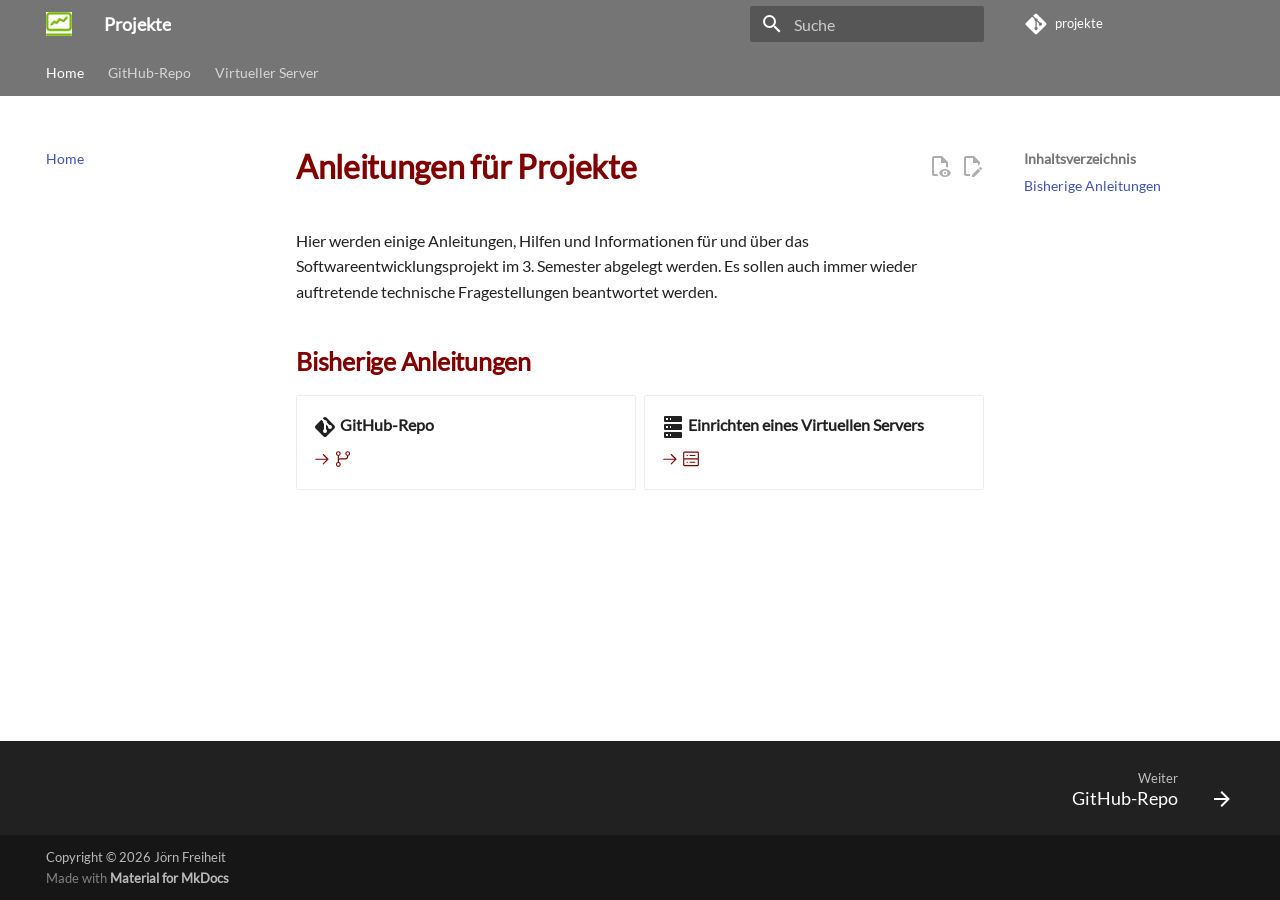
<file: site/index.html>
<!doctype html>
<html lang="de" class="no-js">
  <head>
    
      <meta charset="utf-8">
      <meta name="viewport" content="width=device-width,initial-scale=1">
      
        <meta name="description" content="Anleitungen und Hilfen für die Projekte">
      
      
        <meta name="author" content="Jörn Freiheit">
      
      
        <link rel="canonical" href="http://freiheit.f4.htw-berlin.de/projekte/">
      
      
      
        <link rel="next" href="git/">
      
      
      <link rel="icon" href="img/favicon.png">
      <meta name="generator" content="mkdocs-1.6.1, mkdocs-material-9.5.50">
    
    
      
        <title>Projekte</title>
      
    
    
      <link rel="stylesheet" href="assets/stylesheets/main.a40c8224.min.css">
      
        
        <link rel="stylesheet" href="assets/stylesheets/palette.06af60db.min.css">
      
      


    
    
      
    
    
      
        
        
        <link rel="preconnect" href="https://fonts.gstatic.com" crossorigin>
        <link rel="stylesheet" href="https://fonts.googleapis.com/css?family=Roboto:300,300i,400,400i,700,700i%7CRoboto+Mono:400,400i,700,700i&display=fallback">
        <style>:root{--md-text-font:"Roboto";--md-code-font:"Roboto Mono"}</style>
      
    
    
      <link rel="stylesheet" href="extra.css">
    
    <script>__md_scope=new URL(".",location),__md_hash=e=>[...e].reduce(((e,_)=>(e<<5)-e+_.charCodeAt(0)),0),__md_get=(e,_=localStorage,t=__md_scope)=>JSON.parse(_.getItem(t.pathname+"."+e)),__md_set=(e,_,t=localStorage,a=__md_scope)=>{try{t.setItem(a.pathname+"."+e,JSON.stringify(_))}catch(e){}}</script>
    
      

    
    
    
  </head>
  
  
    
    
    
    
    
    <body dir="ltr" data-md-color-scheme="default" data-md-color-primary="grey" data-md-color-accent="indigo">
  
    
    <input class="md-toggle" data-md-toggle="drawer" type="checkbox" id="__drawer" autocomplete="off">
    <input class="md-toggle" data-md-toggle="search" type="checkbox" id="__search" autocomplete="off">
    <label class="md-overlay" for="__drawer"></label>
    <div data-md-component="skip">
      
        
        <a href="#anleitungen-fur-projekte" class="md-skip">
          Zum Inhalt
        </a>
      
    </div>
    <div data-md-component="announce">
      
    </div>
    
    
      

<header class="md-header" data-md-component="header">
  <nav class="md-header__inner md-grid" aria-label="Kopfzeile">
    <a href="." title="Projekte" class="md-header__button md-logo" aria-label="Projekte" data-md-component="logo">
      
  <img src="img/fiw.jpg" alt="logo">

    </a>
    <label class="md-header__button md-icon" for="__drawer">
      
      <svg xmlns="http://www.w3.org/2000/svg" viewBox="0 0 24 24"><path d="M3 6h18v2H3zm0 5h18v2H3zm0 5h18v2H3z"/></svg>
    </label>
    <div class="md-header__title" data-md-component="header-title">
      <div class="md-header__ellipsis">
        <div class="md-header__topic">
          <span class="md-ellipsis">
            Projekte
          </span>
        </div>
        <div class="md-header__topic" data-md-component="header-topic">
          <span class="md-ellipsis">
            
              Home
            
          </span>
        </div>
      </div>
    </div>
    
      
    
    
    
    
      <label class="md-header__button md-icon" for="__search">
        
        <svg xmlns="http://www.w3.org/2000/svg" viewBox="0 0 24 24"><path d="M9.5 3A6.5 6.5 0 0 1 16 9.5c0 1.61-.59 3.09-1.56 4.23l.27.27h.79l5 5-1.5 1.5-5-5v-.79l-.27-.27A6.52 6.52 0 0 1 9.5 16 6.5 6.5 0 0 1 3 9.5 6.5 6.5 0 0 1 9.5 3m0 2C7 5 5 7 5 9.5S7 14 9.5 14 14 12 14 9.5 12 5 9.5 5"/></svg>
      </label>
      <div class="md-search" data-md-component="search" role="dialog">
  <label class="md-search__overlay" for="__search"></label>
  <div class="md-search__inner" role="search">
    <form class="md-search__form" name="search">
      <input type="text" class="md-search__input" name="query" aria-label="Suche" placeholder="Suche" autocapitalize="off" autocorrect="off" autocomplete="off" spellcheck="false" data-md-component="search-query" required>
      <label class="md-search__icon md-icon" for="__search">
        
        <svg xmlns="http://www.w3.org/2000/svg" viewBox="0 0 24 24"><path d="M9.5 3A6.5 6.5 0 0 1 16 9.5c0 1.61-.59 3.09-1.56 4.23l.27.27h.79l5 5-1.5 1.5-5-5v-.79l-.27-.27A6.52 6.52 0 0 1 9.5 16 6.5 6.5 0 0 1 3 9.5 6.5 6.5 0 0 1 9.5 3m0 2C7 5 5 7 5 9.5S7 14 9.5 14 14 12 14 9.5 12 5 9.5 5"/></svg>
        
        <svg xmlns="http://www.w3.org/2000/svg" viewBox="0 0 24 24"><path d="M20 11v2H8l5.5 5.5-1.42 1.42L4.16 12l7.92-7.92L13.5 5.5 8 11z"/></svg>
      </label>
      <nav class="md-search__options" aria-label="Suche">
        
        <button type="reset" class="md-search__icon md-icon" title="Zurücksetzen" aria-label="Zurücksetzen" tabindex="-1">
          
          <svg xmlns="http://www.w3.org/2000/svg" viewBox="0 0 24 24"><path d="M19 6.41 17.59 5 12 10.59 6.41 5 5 6.41 10.59 12 5 17.59 6.41 19 12 13.41 17.59 19 19 17.59 13.41 12z"/></svg>
        </button>
      </nav>
      
    </form>
    <div class="md-search__output">
      <div class="md-search__scrollwrap" tabindex="0" data-md-scrollfix>
        <div class="md-search-result" data-md-component="search-result">
          <div class="md-search-result__meta">
            Suche wird initialisiert
          </div>
          <ol class="md-search-result__list" role="presentation"></ol>
        </div>
      </div>
    </div>
  </div>
</div>
    
    
      <div class="md-header__source">
        <a href="https://github.com/jfreiheit/projekte" title="Zum Repository" class="md-source" data-md-component="source">
  <div class="md-source__icon md-icon">
    
    <svg xmlns="http://www.w3.org/2000/svg" viewBox="0 0 448 512"><!--! Font Awesome Free 6.7.2 by @fontawesome - https://fontawesome.com License - https://fontawesome.com/license/free (Icons: CC BY 4.0, Fonts: SIL OFL 1.1, Code: MIT License) Copyright 2024 Fonticons, Inc.--><path d="M439.55 236.05 244 40.45a28.87 28.87 0 0 0-40.81 0l-40.66 40.63 51.52 51.52c27.06-9.14 52.68 16.77 43.39 43.68l49.66 49.66c34.23-11.8 61.18 31 35.47 56.69-26.49 26.49-70.21-2.87-56-37.34L240.22 199v121.85c25.3 12.54 22.26 41.85 9.08 55a34.34 34.34 0 0 1-48.55 0c-17.57-17.6-11.07-46.91 11.25-56v-123c-20.8-8.51-24.6-30.74-18.64-45L142.57 101 8.45 235.14a28.86 28.86 0 0 0 0 40.81l195.61 195.6a28.86 28.86 0 0 0 40.8 0l194.69-194.69a28.86 28.86 0 0 0 0-40.81"/></svg>
  </div>
  <div class="md-source__repository">
    projekte
  </div>
</a>
      </div>
    
  </nav>
  
</header>
    
    <div class="md-container" data-md-component="container">
      
      
        
          
            
<nav class="md-tabs" aria-label="Hauptnavigation" data-md-component="tabs">
  <div class="md-grid">
    <ul class="md-tabs__list">
      
        
  
  
    
  
  
    <li class="md-tabs__item md-tabs__item--active">
      <a href="." class="md-tabs__link">
        
  
    
  
  Home

      </a>
    </li>
  

      
        
  
  
  
    <li class="md-tabs__item">
      <a href="git/" class="md-tabs__link">
        
  
    
  
  GitHub-Repo

      </a>
    </li>
  

      
        
  
  
  
    <li class="md-tabs__item">
      <a href="server/" class="md-tabs__link">
        
  
    
  
  Virtueller Server

      </a>
    </li>
  

      
    </ul>
  </div>
</nav>
          
        
      
      <main class="md-main" data-md-component="main">
        <div class="md-main__inner md-grid">
          
            
              
              <div class="md-sidebar md-sidebar--primary" data-md-component="sidebar" data-md-type="navigation" >
                <div class="md-sidebar__scrollwrap">
                  <div class="md-sidebar__inner">
                    


  


<nav class="md-nav md-nav--primary md-nav--lifted" aria-label="Navigation" data-md-level="0">
  <label class="md-nav__title" for="__drawer">
    <a href="." title="Projekte" class="md-nav__button md-logo" aria-label="Projekte" data-md-component="logo">
      
  <img src="img/fiw.jpg" alt="logo">

    </a>
    Projekte
  </label>
  
    <div class="md-nav__source">
      <a href="https://github.com/jfreiheit/projekte" title="Zum Repository" class="md-source" data-md-component="source">
  <div class="md-source__icon md-icon">
    
    <svg xmlns="http://www.w3.org/2000/svg" viewBox="0 0 448 512"><!--! Font Awesome Free 6.7.2 by @fontawesome - https://fontawesome.com License - https://fontawesome.com/license/free (Icons: CC BY 4.0, Fonts: SIL OFL 1.1, Code: MIT License) Copyright 2024 Fonticons, Inc.--><path d="M439.55 236.05 244 40.45a28.87 28.87 0 0 0-40.81 0l-40.66 40.63 51.52 51.52c27.06-9.14 52.68 16.77 43.39 43.68l49.66 49.66c34.23-11.8 61.18 31 35.47 56.69-26.49 26.49-70.21-2.87-56-37.34L240.22 199v121.85c25.3 12.54 22.26 41.85 9.08 55a34.34 34.34 0 0 1-48.55 0c-17.57-17.6-11.07-46.91 11.25-56v-123c-20.8-8.51-24.6-30.74-18.64-45L142.57 101 8.45 235.14a28.86 28.86 0 0 0 0 40.81l195.61 195.6a28.86 28.86 0 0 0 40.8 0l194.69-194.69a28.86 28.86 0 0 0 0-40.81"/></svg>
  </div>
  <div class="md-source__repository">
    projekte
  </div>
</a>
    </div>
  
  <ul class="md-nav__list" data-md-scrollfix>
    
      
      
  
  
    
  
  
  
    <li class="md-nav__item md-nav__item--active">
      
      <input class="md-nav__toggle md-toggle" type="checkbox" id="__toc">
      
      
        
      
      
        <label class="md-nav__link md-nav__link--active" for="__toc">
          
  
  <span class="md-ellipsis">
    Home
  </span>
  

          <span class="md-nav__icon md-icon"></span>
        </label>
      
      <a href="." class="md-nav__link md-nav__link--active">
        
  
  <span class="md-ellipsis">
    Home
  </span>
  

      </a>
      
        

<nav class="md-nav md-nav--secondary" aria-label="Inhaltsverzeichnis">
  
  
  
    
  
  
    <label class="md-nav__title" for="__toc">
      <span class="md-nav__icon md-icon"></span>
      Inhaltsverzeichnis
    </label>
    <ul class="md-nav__list" data-md-component="toc" data-md-scrollfix>
      
        <li class="md-nav__item">
  <a href="#bisherige-anleitungen" class="md-nav__link">
    <span class="md-ellipsis">
      Bisherige Anleitungen
    </span>
  </a>
  
</li>
      
    </ul>
  
</nav>
      
    </li>
  

    
      
      
  
  
  
  
    <li class="md-nav__item">
      <a href="git/" class="md-nav__link">
        
  
  <span class="md-ellipsis">
    GitHub-Repo
  </span>
  

      </a>
    </li>
  

    
      
      
  
  
  
  
    <li class="md-nav__item">
      <a href="server/" class="md-nav__link">
        
  
  <span class="md-ellipsis">
    Virtueller Server
  </span>
  

      </a>
    </li>
  

    
  </ul>
</nav>
                  </div>
                </div>
              </div>
            
            
              
              <div class="md-sidebar md-sidebar--secondary" data-md-component="sidebar" data-md-type="toc" >
                <div class="md-sidebar__scrollwrap">
                  <div class="md-sidebar__inner">
                    

<nav class="md-nav md-nav--secondary" aria-label="Inhaltsverzeichnis">
  
  
  
    
  
  
    <label class="md-nav__title" for="__toc">
      <span class="md-nav__icon md-icon"></span>
      Inhaltsverzeichnis
    </label>
    <ul class="md-nav__list" data-md-component="toc" data-md-scrollfix>
      
        <li class="md-nav__item">
  <a href="#bisherige-anleitungen" class="md-nav__link">
    <span class="md-ellipsis">
      Bisherige Anleitungen
    </span>
  </a>
  
</li>
      
    </ul>
  
</nav>
                  </div>
                </div>
              </div>
            
          
          
            <div class="md-content" data-md-component="content">
              <article class="md-content__inner md-typeset">
                
                  

  
    <a href="https://github.com/jfreiheit/projekte/edit/master/docs/index.md" title="Seite editieren" class="md-content__button md-icon">
      
      <svg xmlns="http://www.w3.org/2000/svg" viewBox="0 0 24 24"><path d="M10 20H6V4h7v5h5v3.1l2-2V8l-6-6H6c-1.1 0-2 .9-2 2v16c0 1.1.9 2 2 2h4zm10.2-7c.1 0 .3.1.4.2l1.3 1.3c.2.2.2.6 0 .8l-1 1-2.1-2.1 1-1c.1-.1.2-.2.4-.2m0 3.9L14.1 23H12v-2.1l6.1-6.1z"/></svg>
    </a>
  
  
    
      
    
    <a href="https://github.com/jfreiheit/projekte/raw/master/docs/index.md" title="Quellcode der Seite anzeigen" class="md-content__button md-icon">
      
      <svg xmlns="http://www.w3.org/2000/svg" viewBox="0 0 24 24"><path d="M17 18c.56 0 1 .44 1 1s-.44 1-1 1-1-.44-1-1 .44-1 1-1m0-3c-2.73 0-5.06 1.66-6 4 .94 2.34 3.27 4 6 4s5.06-1.66 6-4c-.94-2.34-3.27-4-6-4m0 6.5a2.5 2.5 0 0 1-2.5-2.5 2.5 2.5 0 0 1 2.5-2.5 2.5 2.5 0 0 1 2.5 2.5 2.5 2.5 0 0 1-2.5 2.5M9.27 20H6V4h7v5h5v4.07c.7.08 1.36.25 2 .49V8l-6-6H6a2 2 0 0 0-2 2v16a2 2 0 0 0 2 2h4.5a8.2 8.2 0 0 1-1.23-2"/></svg>
    </a>
  


<h1 id="anleitungen-fur-projekte">Anleitungen für Projekte<a class="headerlink" href="#anleitungen-fur-projekte" title="Permanent link">&para;</a></h1>
<p>Hier werden einige Anleitungen, Hilfen und Informationen für und über das Softwareentwicklungsprojekt im 3. Semester abgelegt werden. Es sollen auch immer wieder auftretende technische Fragestellungen beantwortet werden. </p>
<h2 id="bisherige-anleitungen">Bisherige Anleitungen<a class="headerlink" href="#bisherige-anleitungen" title="Permanent link">&para;</a></h2>
<div class="grid cards">
<ul>
<li>
<p><span class="twemoji lg middle"><svg xmlns="http://www.w3.org/2000/svg" viewBox="0 0 24 24"><path d="M2.6 10.59 8.38 4.8l1.69 1.7c-.24.85.15 1.78.93 2.23v5.54c-.6.34-1 .99-1 1.73a2 2 0 0 0 2 2 2 2 0 0 0 2-2c0-.74-.4-1.39-1-1.73V9.41l2.07 2.09c-.07.15-.07.32-.07.5a2 2 0 0 0 2 2 2 2 0 0 0 2-2 2 2 0 0 0-2-2c-.18 0-.35 0-.5.07L13.93 7.5a1.98 1.98 0 0 0-1.15-2.34c-.43-.16-.88-.2-1.28-.09L9.8 3.38l.79-.78c.78-.79 2.04-.79 2.82 0l7.99 7.99c.79.78.79 2.04 0 2.82l-7.99 7.99c-.78.79-2.04.79-2.82 0L2.6 13.41c-.79-.78-.79-2.04 0-2.82"/></svg></span> <strong>GitHub-Repo</strong></p>
<p><a href="git/#github"><span class="twemoji"><svg xmlns="http://www.w3.org/2000/svg" viewBox="0 0 24 24"><path d="M13.22 19.03a.75.75 0 0 1 0-1.06L18.19 13H3.75a.75.75 0 0 1 0-1.5h14.44l-4.97-4.97a.749.749 0 0 1 .326-1.275.75.75 0 0 1 .734.215l6.25 6.25a.75.75 0 0 1 0 1.06l-6.25 6.25a.75.75 0 0 1-1.06 0"/></svg></span> <span class="twemoji"><svg xmlns="http://www.w3.org/2000/svg" viewBox="0 0 24 24"><path d="M15 4.75a3.25 3.25 0 1 1 6.5 0 3.25 3.25 0 0 1-6.5 0M2.5 19.25a3.25 3.25 0 1 1 6.5 0 3.25 3.25 0 0 1-6.5 0m0-14.5a3.25 3.25 0 1 1 6.5 0 3.25 3.25 0 0 1-6.5 0M5.75 6.5a1.75 1.75 0 1 0-.001-3.501A1.75 1.75 0 0 0 5.75 6.5m0 14.5a1.75 1.75 0 1 0-.001-3.501A1.75 1.75 0 0 0 5.75 21m12.5-14.5a1.75 1.75 0 1 0-.001-3.501A1.75 1.75 0 0 0 18.25 6.5"/><path d="M5.75 16.75A.75.75 0 0 1 5 16V8a.75.75 0 0 1 1.5 0v8a.75.75 0 0 1-.75.75"/><path d="M17.5 8.75v-1H19v1a3.75 3.75 0 0 1-3.75 3.75h-7a1.75 1.75 0 0 0-1.75 1.75H5A3.25 3.25 0 0 1 8.25 11h7a2.25 2.25 0 0 0 2.25-2.25"/></svg></span></a></p>
</li>
<li>
<p><span class="twemoji lg middle"><svg xmlns="http://www.w3.org/2000/svg" viewBox="0 0 24 24"><path d="M4 1h16a1 1 0 0 1 1 1v4a1 1 0 0 1-1 1H4a1 1 0 0 1-1-1V2a1 1 0 0 1 1-1m0 8h16a1 1 0 0 1 1 1v4a1 1 0 0 1-1 1H4a1 1 0 0 1-1-1v-4a1 1 0 0 1 1-1m0 8h16a1 1 0 0 1 1 1v4a1 1 0 0 1-1 1H4a1 1 0 0 1-1-1v-4a1 1 0 0 1 1-1M9 5h1V3H9zm0 8h1v-2H9zm0 8h1v-2H9zM5 3v2h2V3zm0 8v2h2v-2zm0 8v2h2v-2z"/></svg></span> <strong>Einrichten eines Virtuellen Servers</strong></p>
<p><a href="server/#virtuellen-server-einrichten"><span class="twemoji"><svg xmlns="http://www.w3.org/2000/svg" viewBox="0 0 24 24"><path d="M13.22 19.03a.75.75 0 0 1 0-1.06L18.19 13H3.75a.75.75 0 0 1 0-1.5h14.44l-4.97-4.97a.749.749 0 0 1 .326-1.275.75.75 0 0 1 .734.215l6.25 6.25a.75.75 0 0 1 0 1.06l-6.25 6.25a.75.75 0 0 1-1.06 0"/></svg></span> <span class="twemoji"><svg xmlns="http://www.w3.org/2000/svg" viewBox="0 0 24 24"><path d="M10.75 6.5a.75.75 0 0 0 0 1.5h6.5a.75.75 0 0 0 0-1.5zM6 7.25a.75.75 0 0 1 .75-.75h.5a.75.75 0 0 1 0 1.5h-.5A.75.75 0 0 1 6 7.25m4 9a.75.75 0 0 1 .75-.75h6.5a.75.75 0 0 1 0 1.5h-6.5a.75.75 0 0 1-.75-.75m-3.25-.75a.75.75 0 0 0 0 1.5h.5a.75.75 0 0 0 0-1.5z"/><path d="M3.25 2h17.5c.966 0 1.75.784 1.75 1.75v7c0 .372-.116.716-.314 1 .198.284.314.628.314 1v7a1.75 1.75 0 0 1-1.75 1.75H3.25a1.75 1.75 0 0 1-1.75-1.75v-7c0-.358.109-.707.314-1a1.74 1.74 0 0 1-.314-1v-7C1.5 2.784 2.284 2 3.25 2m0 10.5a.25.25 0 0 0-.25.25v7c0 .138.112.25.25.25h17.5a.25.25 0 0 0 .25-.25v-7a.25.25 0 0 0-.25-.25Zm0-1.5h17.5a.25.25 0 0 0 .25-.25v-7a.25.25 0 0 0-.25-.25H3.25a.25.25 0 0 0-.25.25v7c0 .138.112.25.25.25"/></svg></span></a></p>
</li>
</ul>
</div>












                
              </article>
            </div>
          
          
  <script>var tabs=__md_get("__tabs");if(Array.isArray(tabs))e:for(var set of document.querySelectorAll(".tabbed-set")){var labels=set.querySelector(".tabbed-labels");for(var tab of tabs)for(var label of labels.getElementsByTagName("label"))if(label.innerText.trim()===tab){var input=document.getElementById(label.htmlFor);input.checked=!0;continue e}}</script>

<script>var target=document.getElementById(location.hash.slice(1));target&&target.name&&(target.checked=target.name.startsWith("__tabbed_"))</script>
        </div>
        
      </main>
      
        <footer class="md-footer">
  
    
      
      <nav class="md-footer__inner md-grid" aria-label="Fußzeile" >
        
        
          
          <a href="git/" class="md-footer__link md-footer__link--next" aria-label="Weiter: GitHub-Repo">
            <div class="md-footer__title">
              <span class="md-footer__direction">
                Weiter
              </span>
              <div class="md-ellipsis">
                GitHub-Repo
              </div>
            </div>
            <div class="md-footer__button md-icon">
              
              <svg xmlns="http://www.w3.org/2000/svg" viewBox="0 0 24 24"><path d="M4 11v2h12l-5.5 5.5 1.42 1.42L19.84 12l-7.92-7.92L10.5 5.5 16 11z"/></svg>
            </div>
          </a>
        
      </nav>
    
  
  <div class="md-footer-meta md-typeset">
    <div class="md-footer-meta__inner md-grid">
      <div class="md-copyright">
  
    <div class="md-copyright__highlight">
      Copyright &copy; 2026 Jörn Freiheit
    </div>
  
  
    Made with
    <a href="https://squidfunk.github.io/mkdocs-material/" target="_blank" rel="noopener">
      Material for MkDocs
    </a>
  
</div>
      
    </div>
  </div>
</footer>
      
    </div>
    <div class="md-dialog" data-md-component="dialog">
      <div class="md-dialog__inner md-typeset"></div>
    </div>
    
    
    <script id="__config" type="application/json">{"base": ".", "features": ["instant", "tabs", "navigation.footer", "navigation.instant", "navigation.tabs", "content.action.edit", "content.action.view", "content.code.copy", "content.code.select", "content.tabs.link"], "search": "assets/javascripts/workers/search.f8cc74c7.min.js", "translations": {"clipboard.copied": "In Zwischenablage kopiert", "clipboard.copy": "In Zwischenablage kopieren", "search.result.more.one": "1 weiteres Suchergebnis auf dieser Seite", "search.result.more.other": "# weitere Suchergebnisse auf dieser Seite", "search.result.none": "Keine Suchergebnisse", "search.result.one": "1 Suchergebnis", "search.result.other": "# Suchergebnisse", "search.result.placeholder": "Suchbegriff eingeben", "search.result.term.missing": "Es fehlt", "select.version": "Version ausw\u00e4hlen"}}</script>
    
    
      <script src="assets/javascripts/bundle.60a45f97.min.js"></script>
      
    
  </body>
</html>
</file>
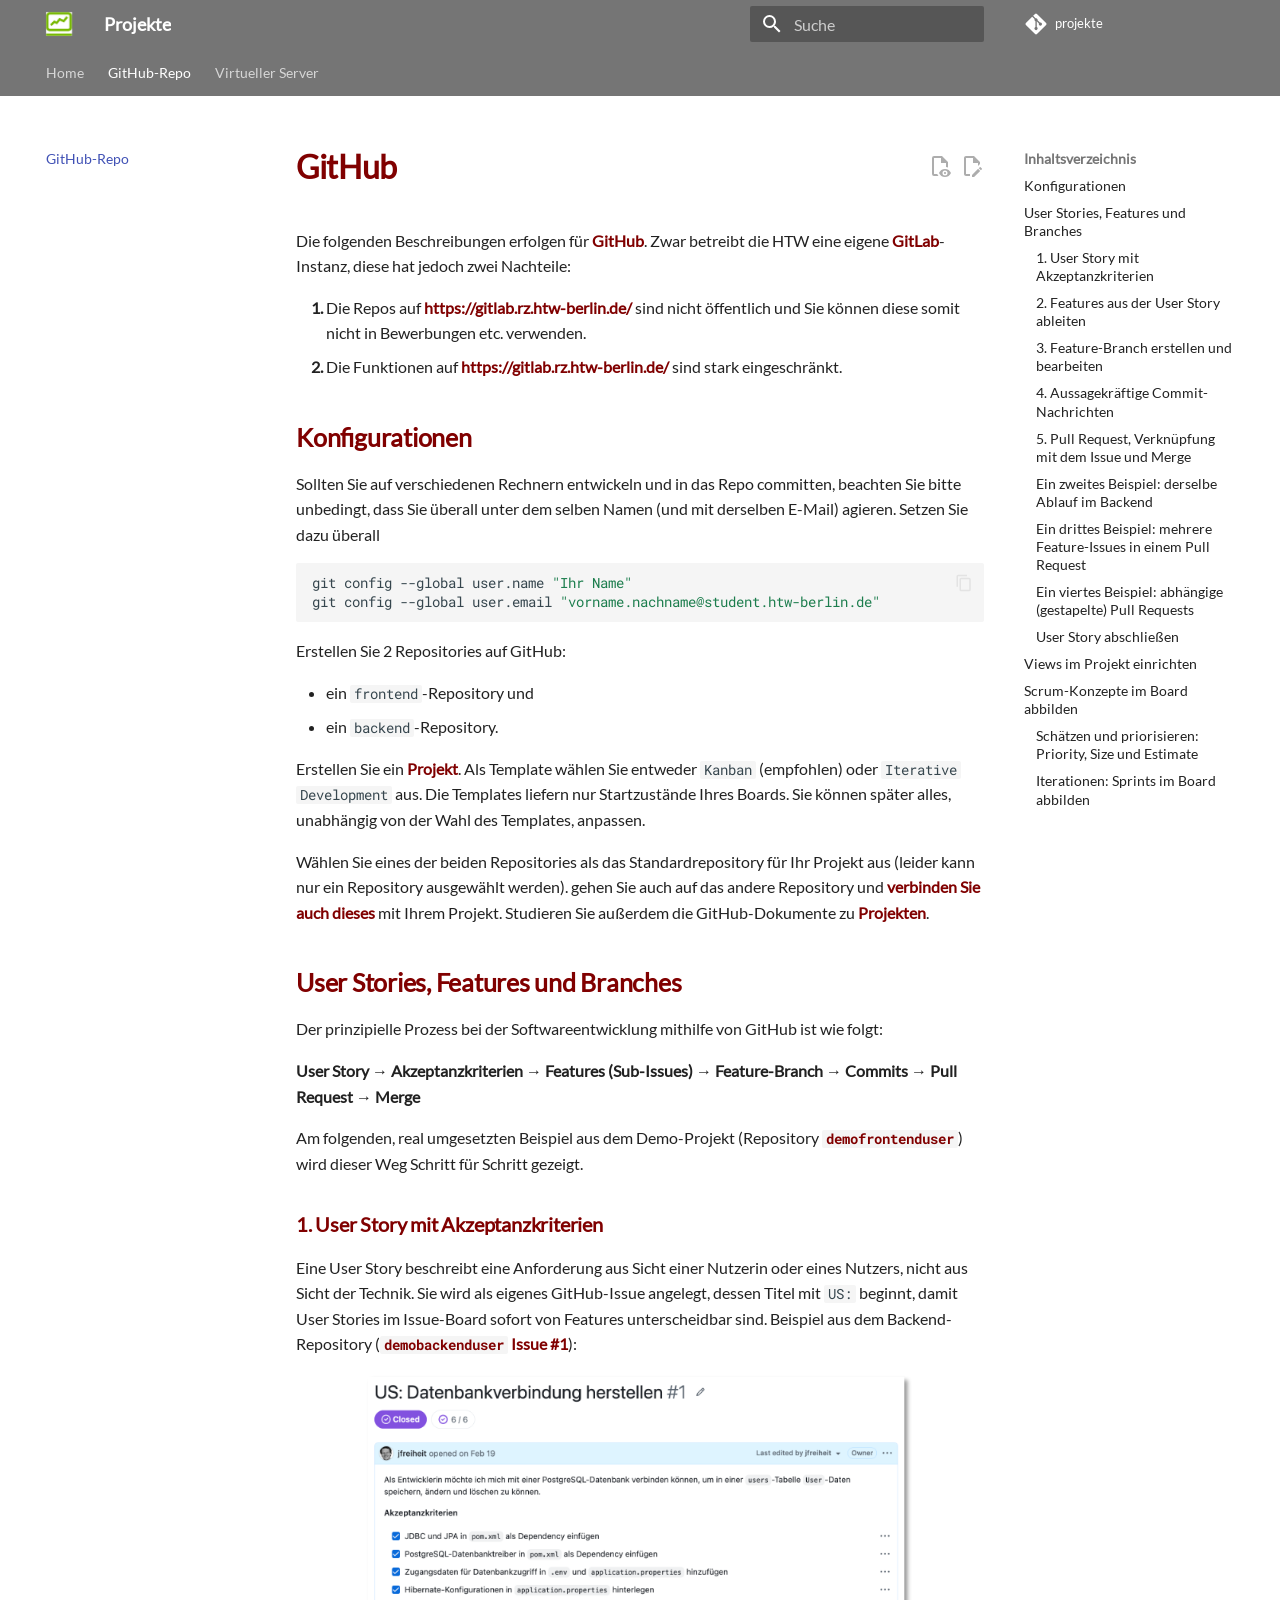
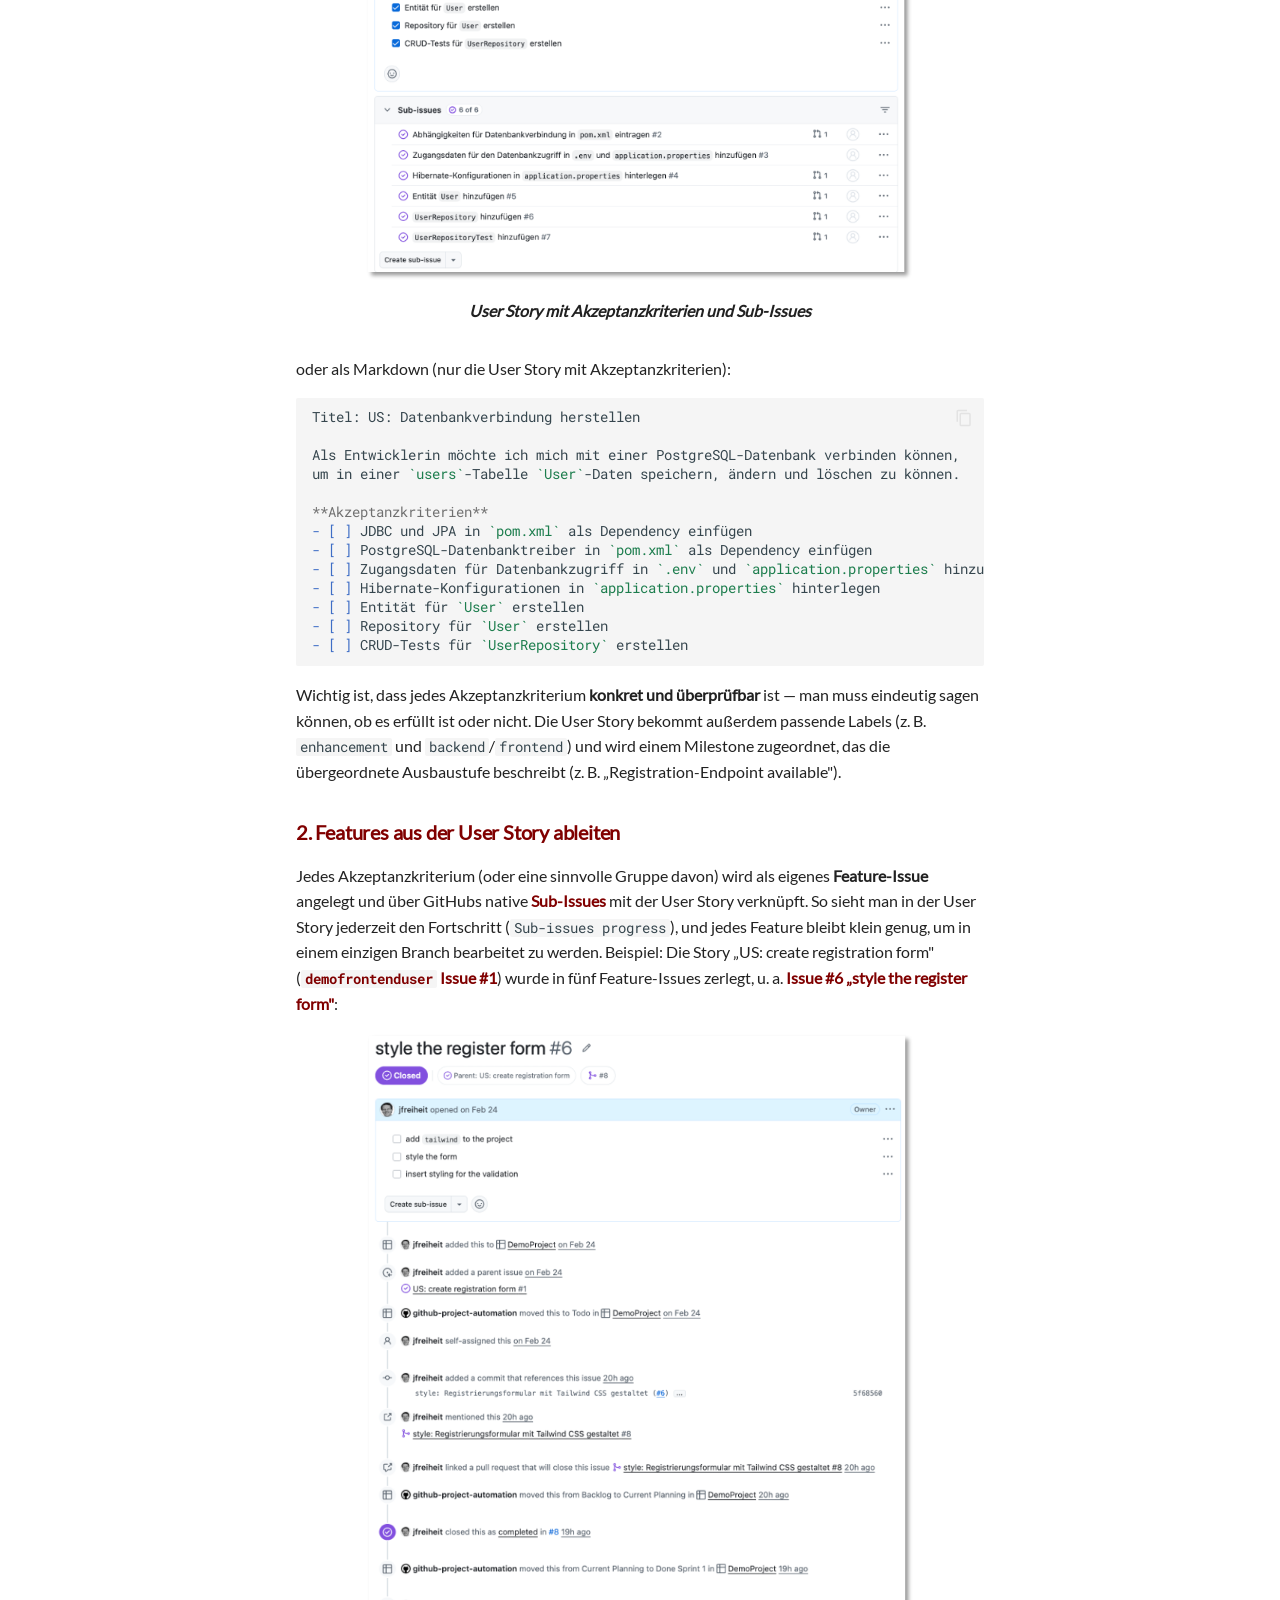
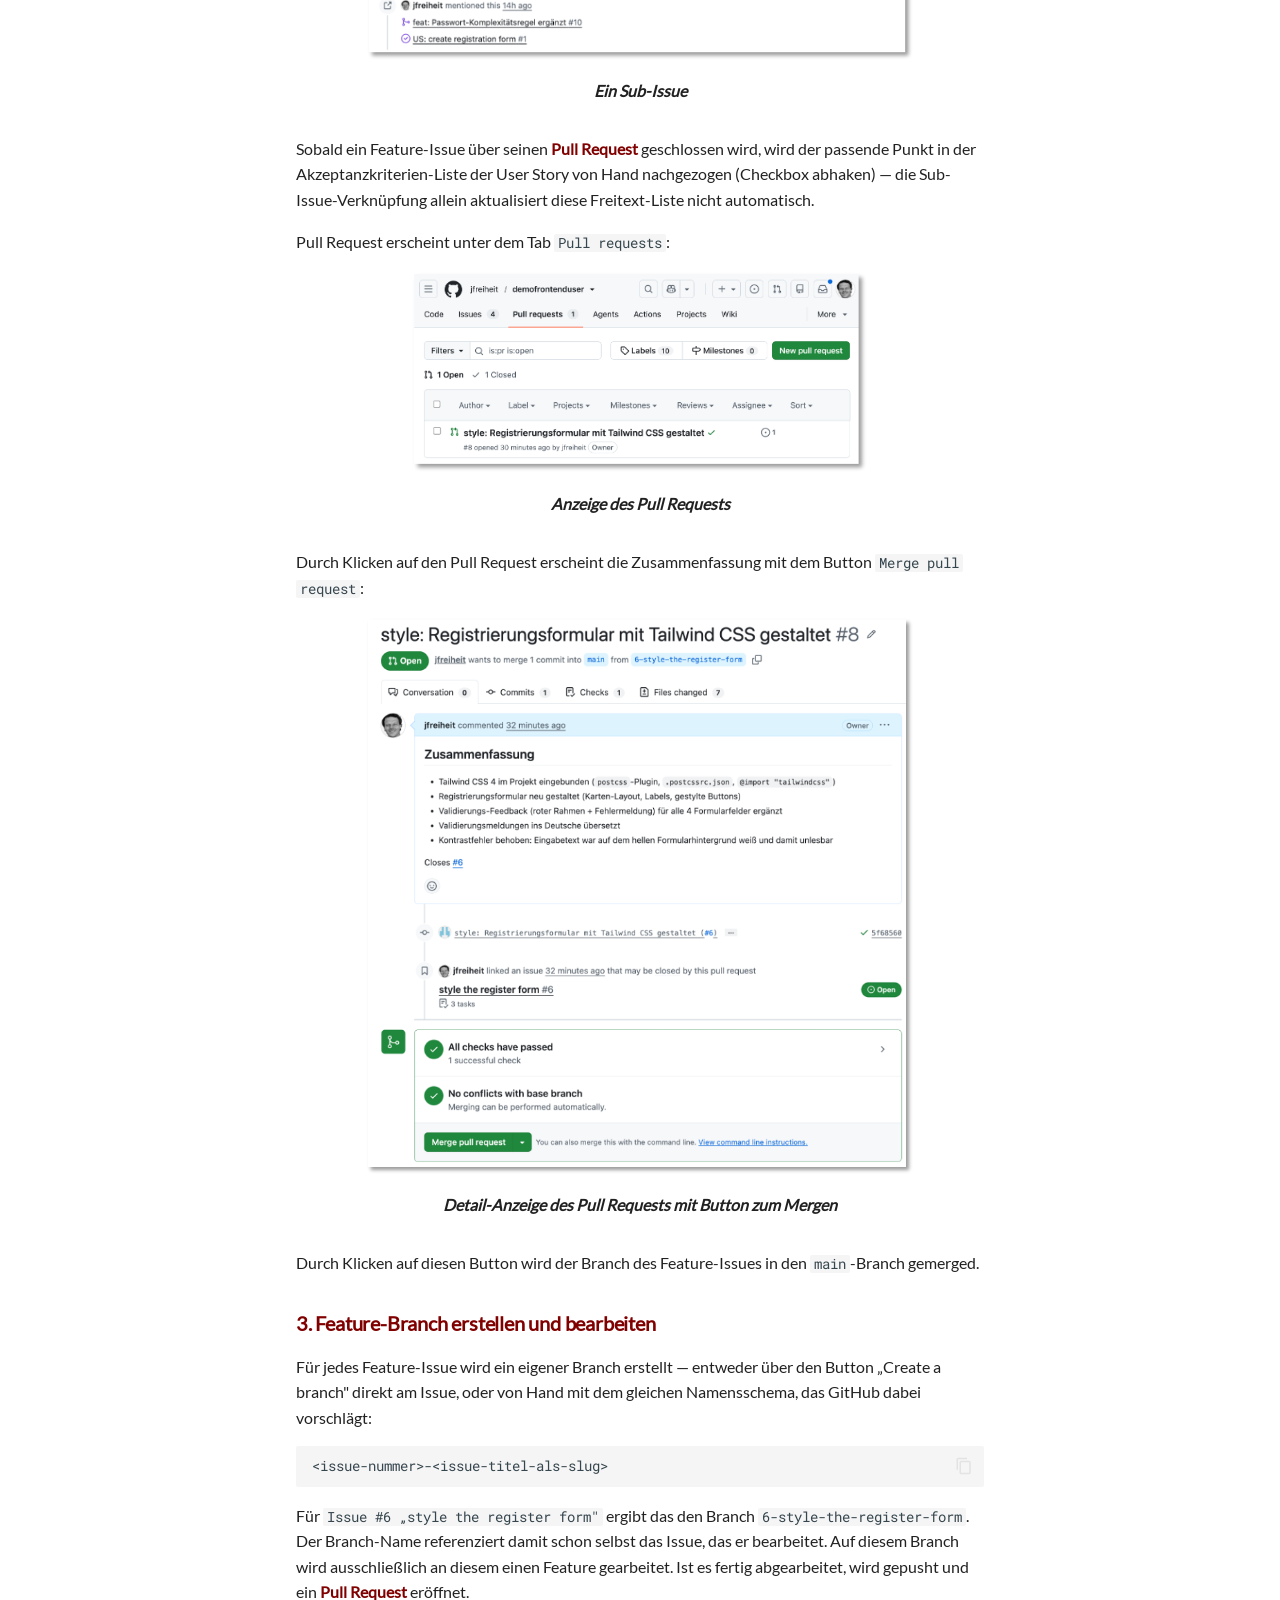
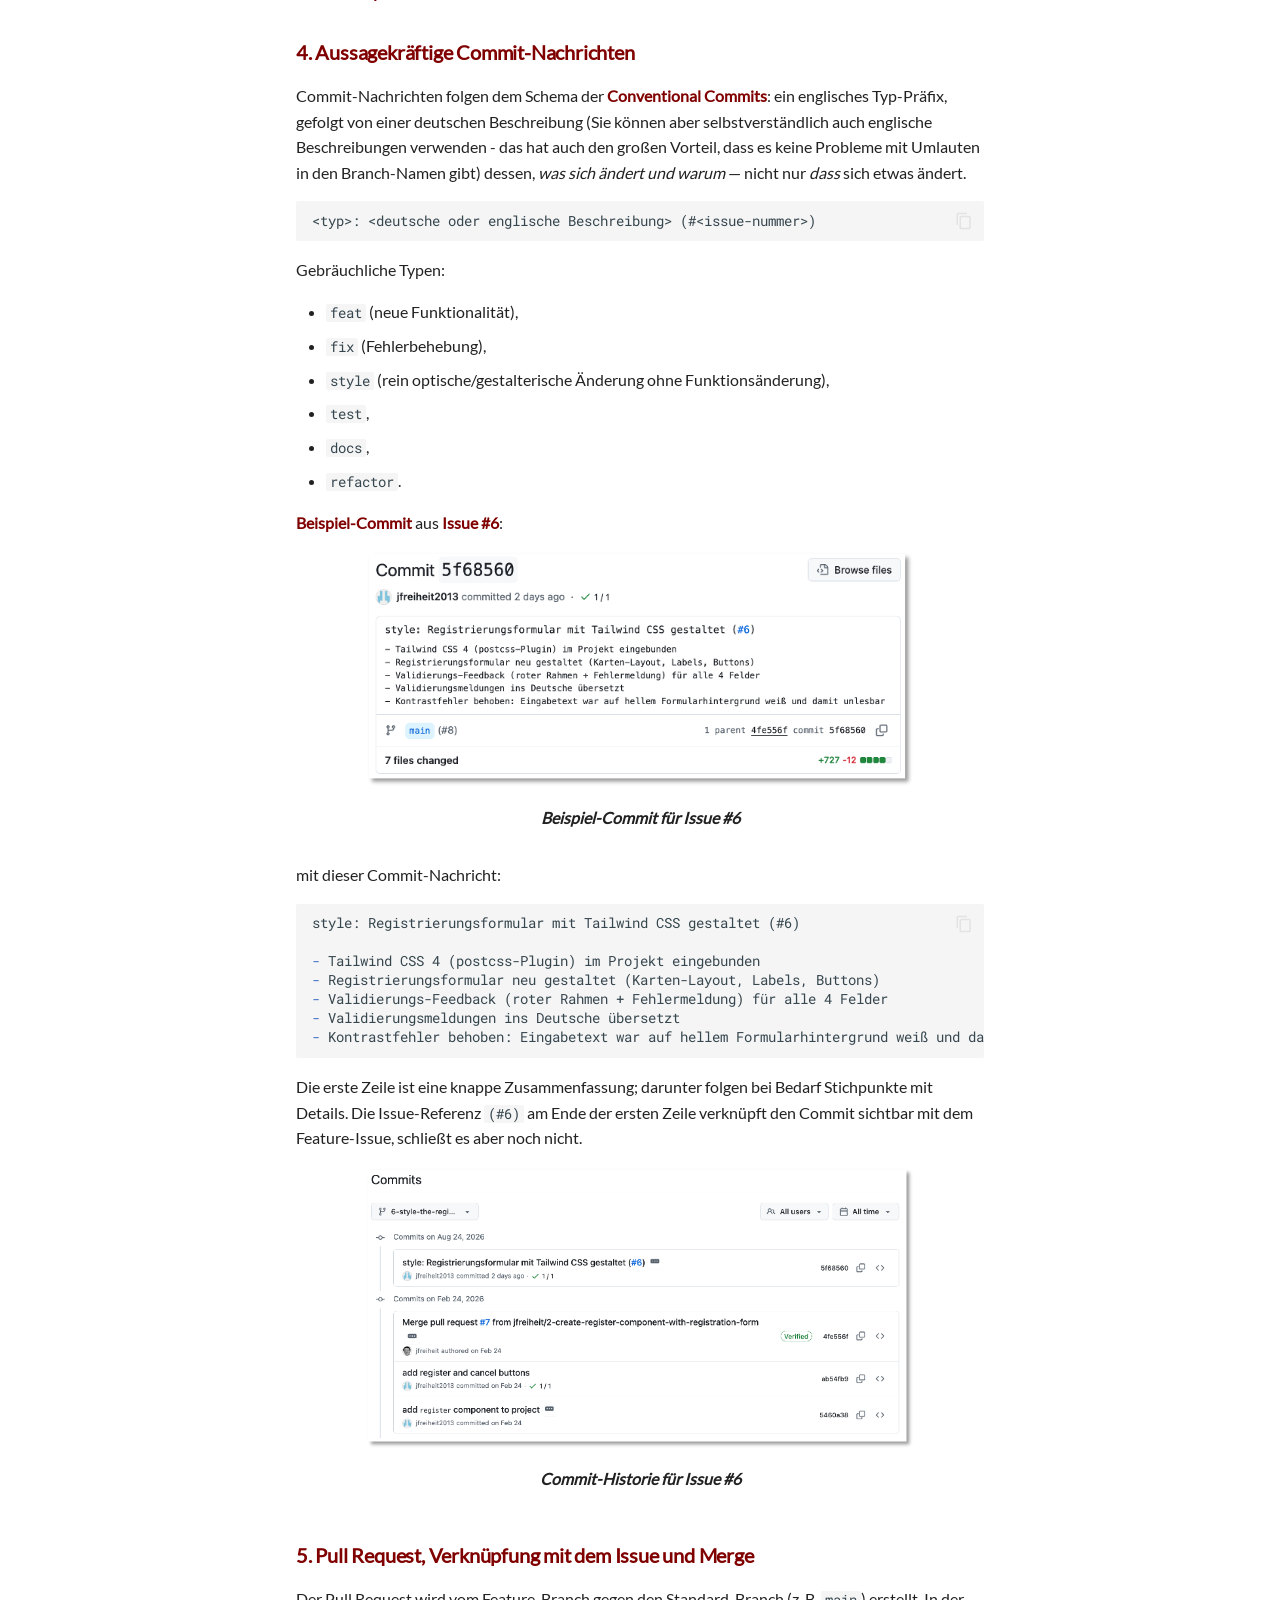
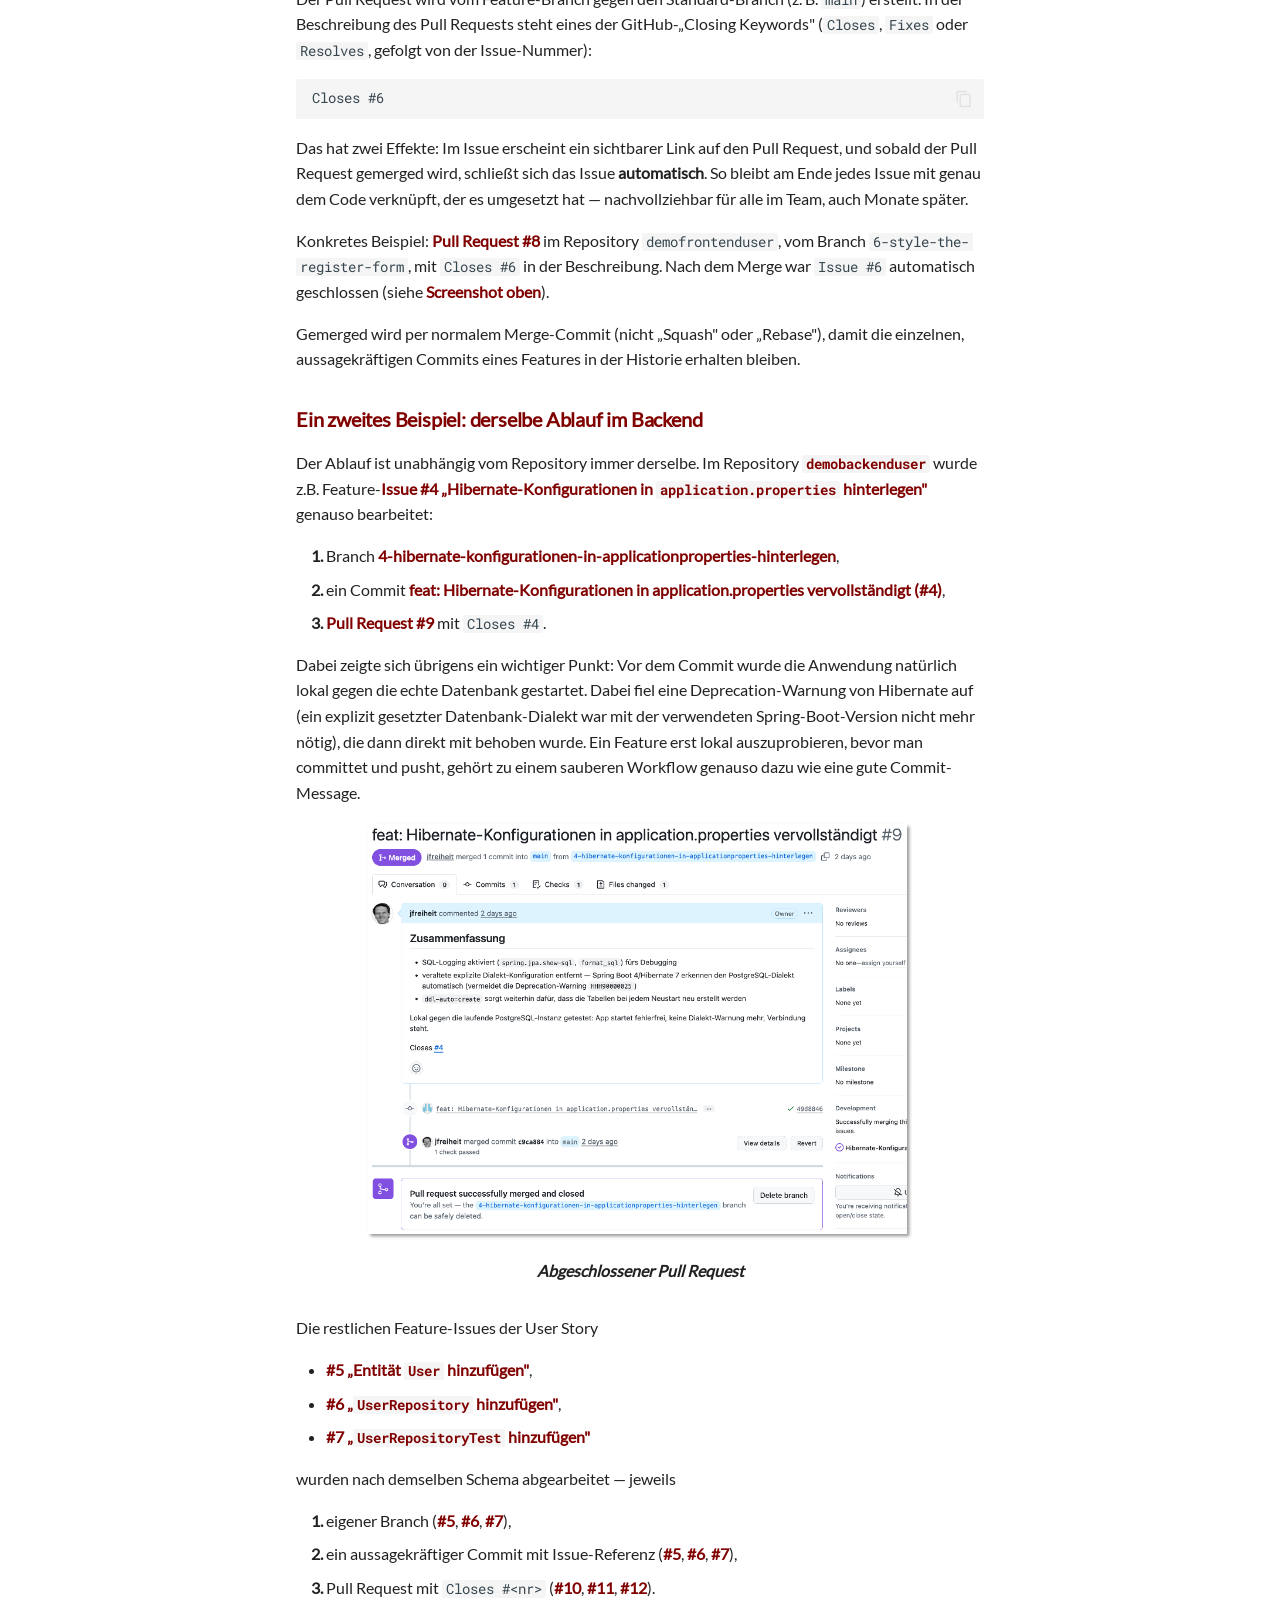
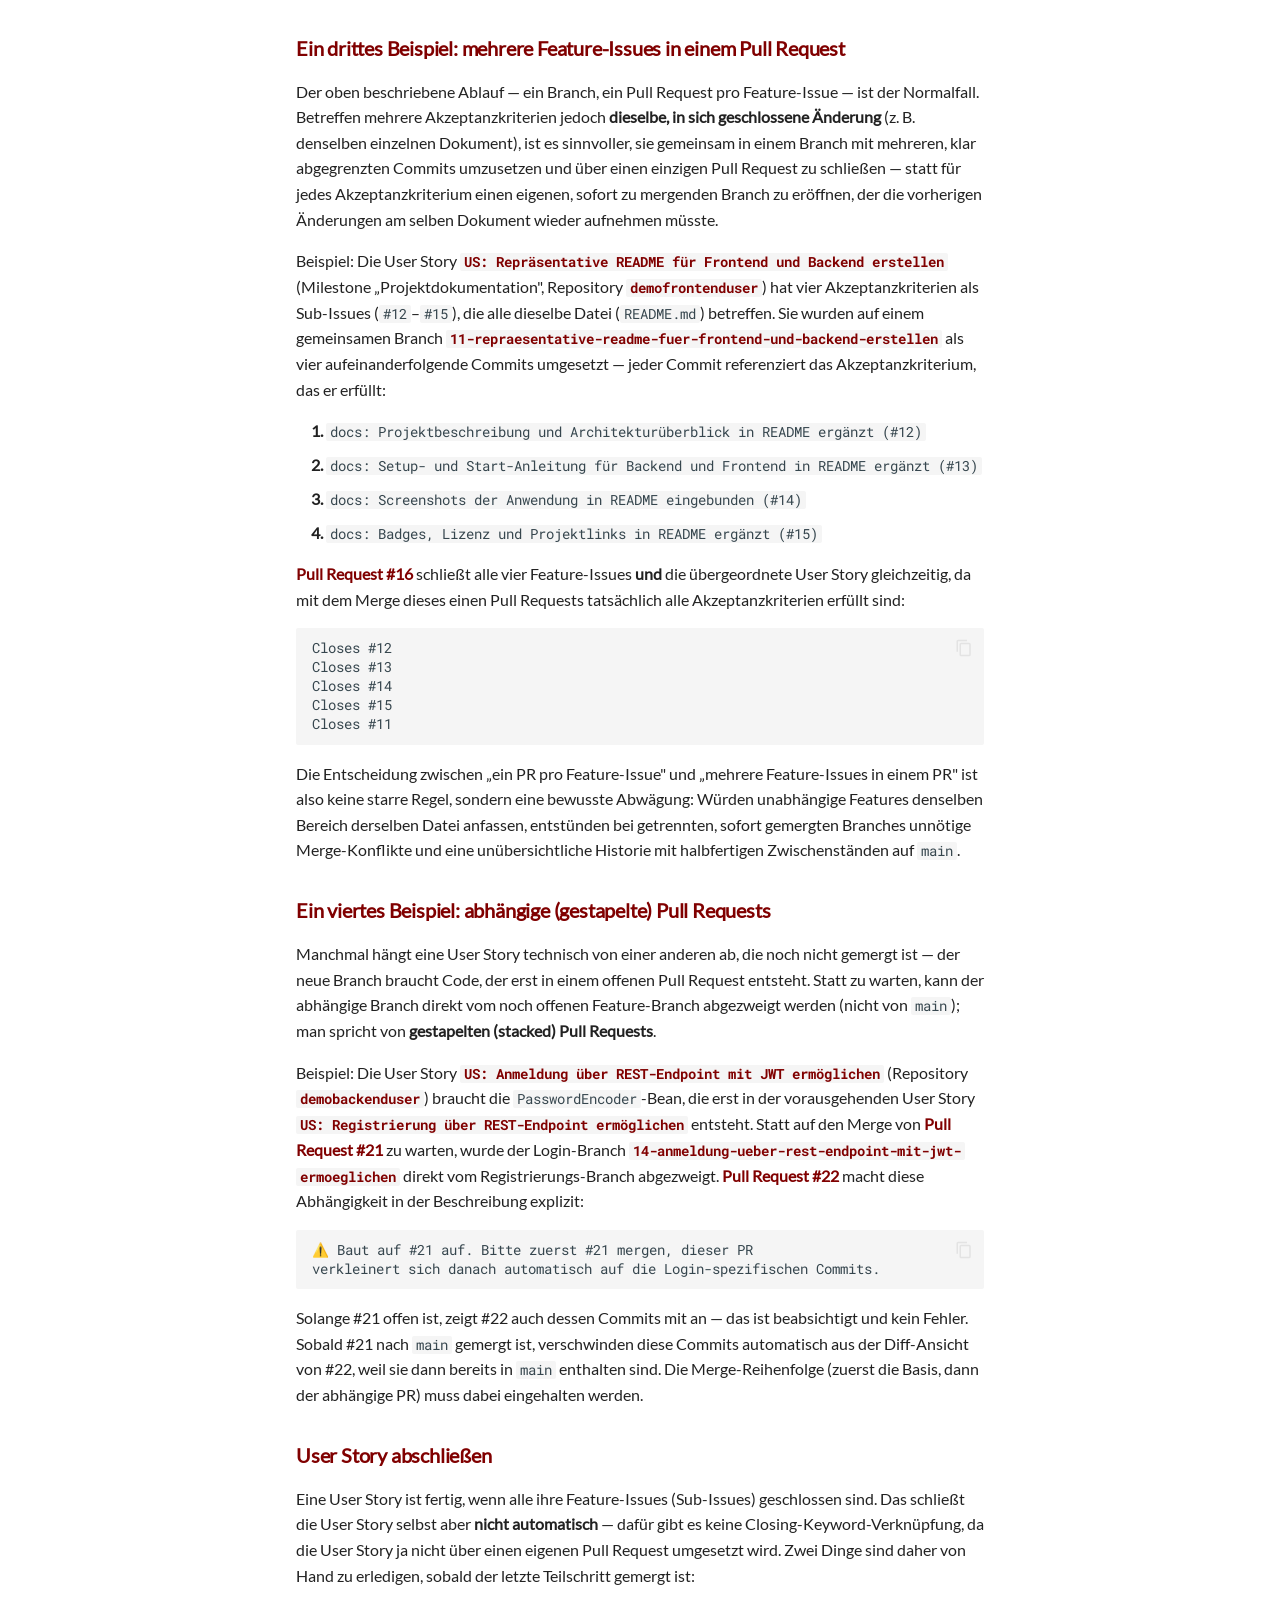
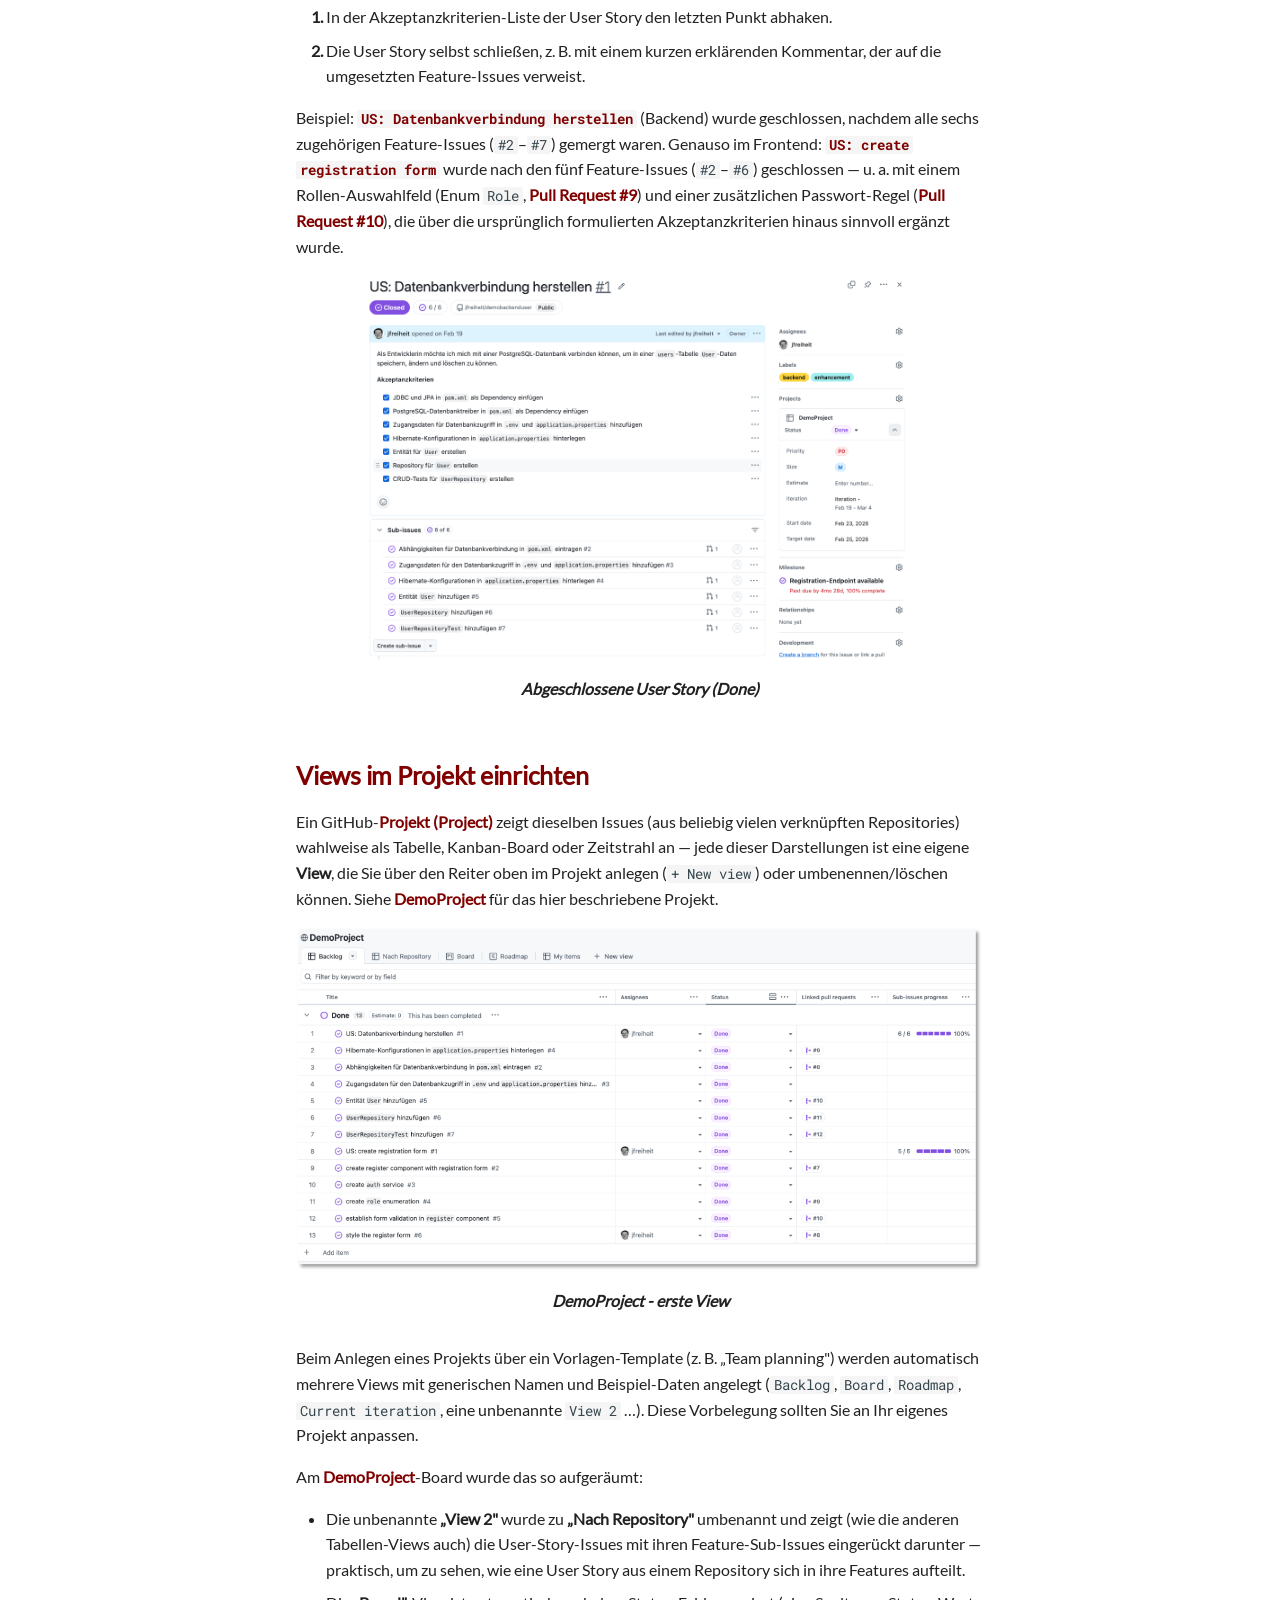
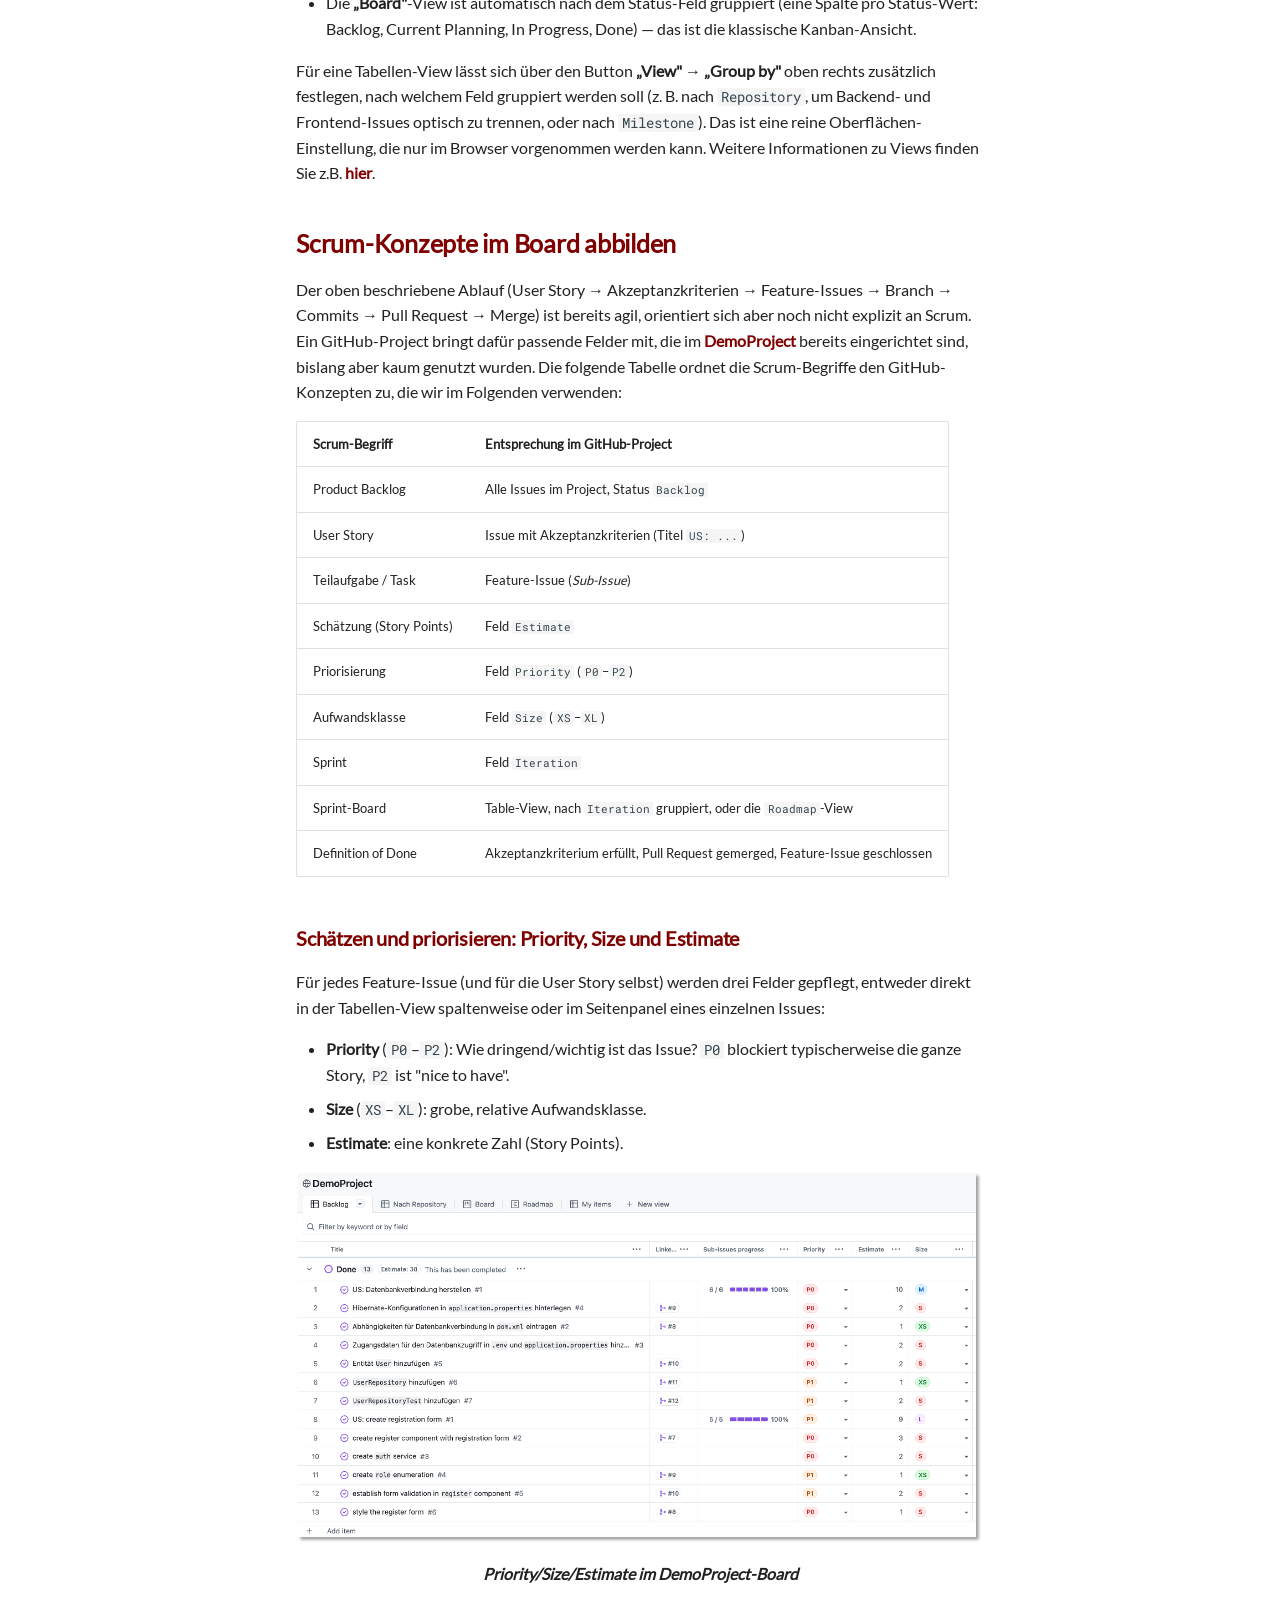
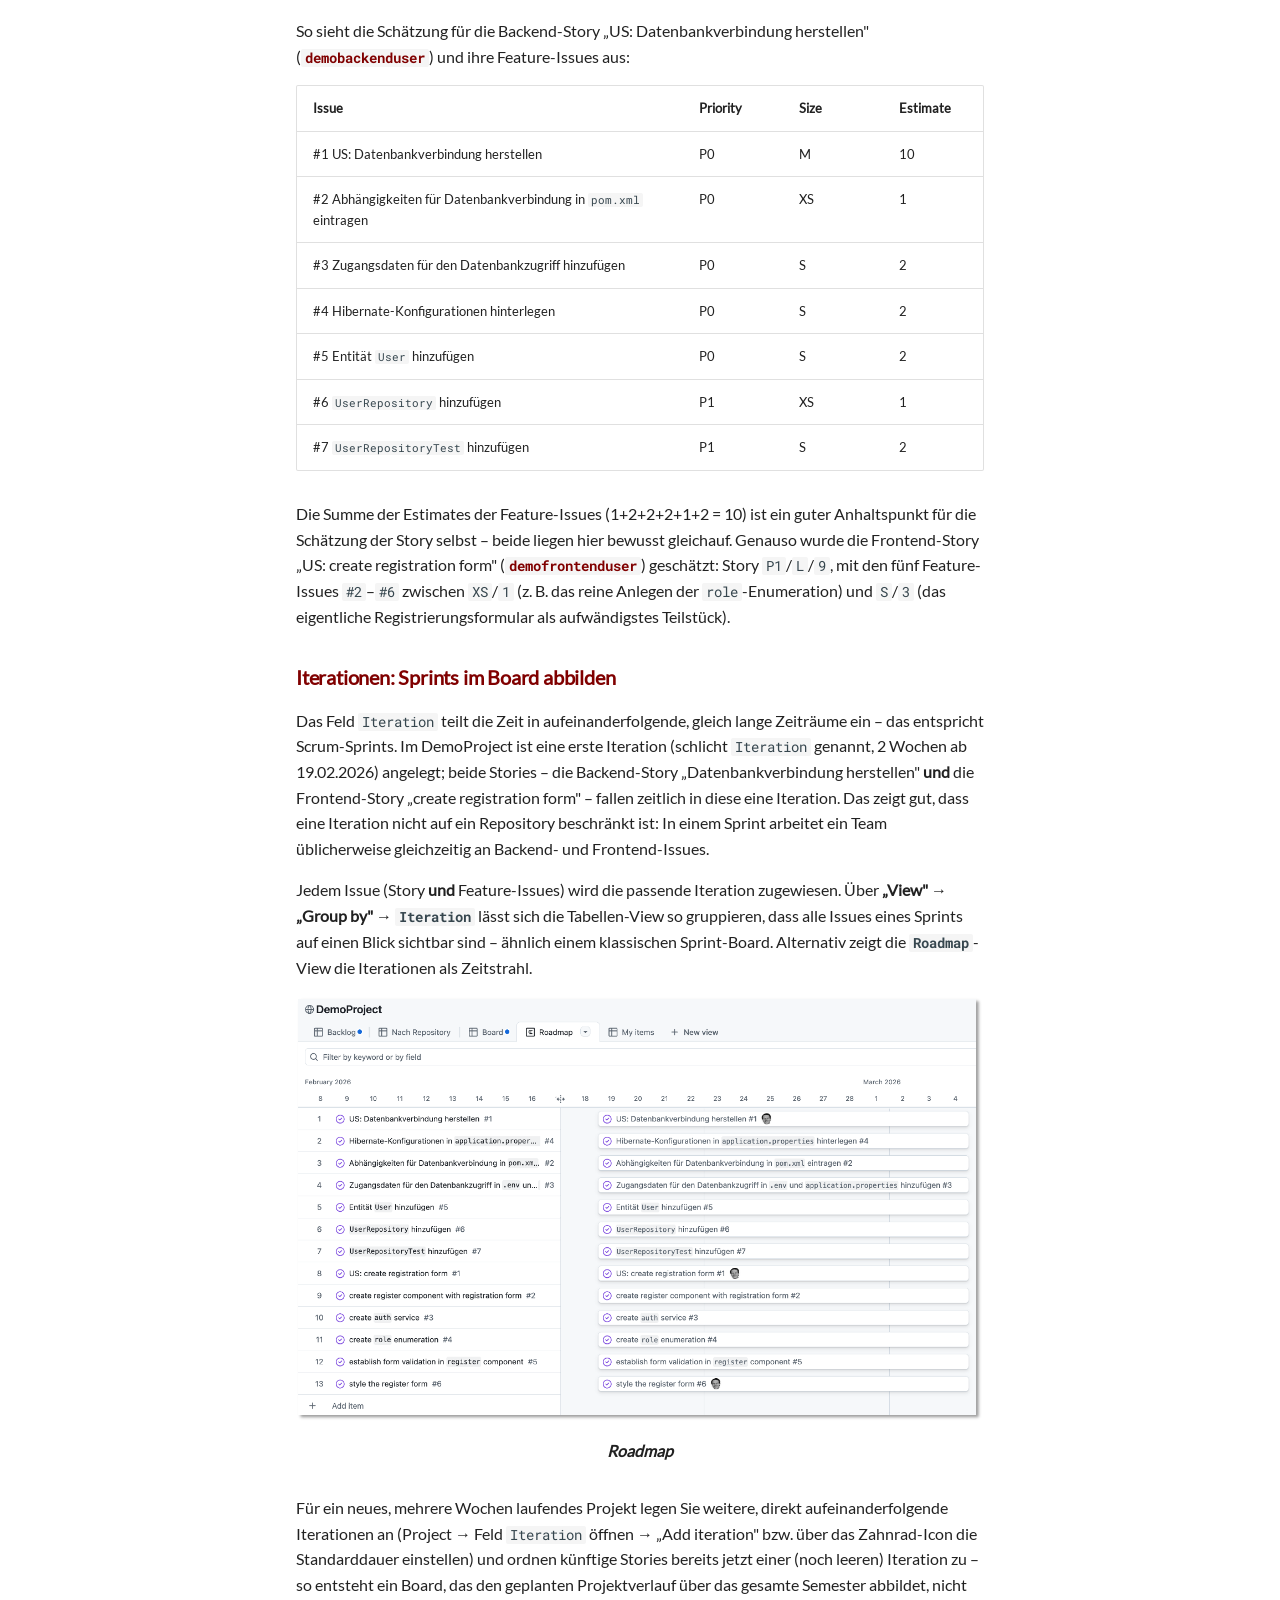
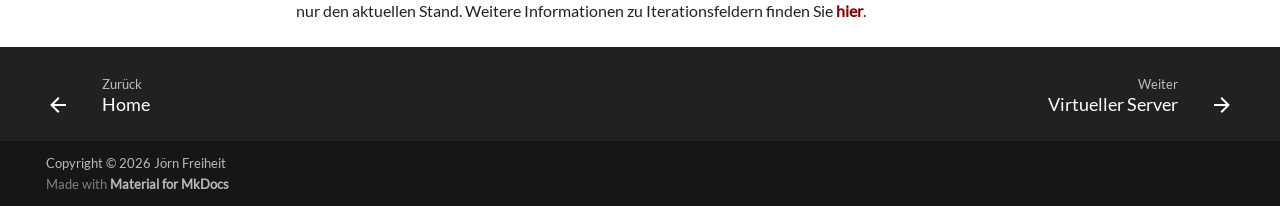
<file: site/git/index.html>
<!doctype html>
<html lang="de" class="no-js">
  <head>
    
      <meta charset="utf-8">
      <meta name="viewport" content="width=device-width,initial-scale=1">
      
        <meta name="description" content="Anleitungen und Hilfen für die Projekte">
      
      
        <meta name="author" content="Jörn Freiheit">
      
      
        <link rel="canonical" href="http://freiheit.f4.htw-berlin.de/projekte/git/">
      
      
        <link rel="prev" href="..">
      
      
        <link rel="next" href="../server/">
      
      
      <link rel="icon" href="../img/favicon.png">
      <meta name="generator" content="mkdocs-1.6.1, mkdocs-material-9.5.50">
    
    
      
        <title>GitHub-Repo - Projekte</title>
      
    
    
      <link rel="stylesheet" href="../assets/stylesheets/main.a40c8224.min.css">
      
        
        <link rel="stylesheet" href="../assets/stylesheets/palette.06af60db.min.css">
      
      


    
    
      
    
    
      
        
        
        <link rel="preconnect" href="https://fonts.gstatic.com" crossorigin>
        <link rel="stylesheet" href="https://fonts.googleapis.com/css?family=Roboto:300,300i,400,400i,700,700i%7CRoboto+Mono:400,400i,700,700i&display=fallback">
        <style>:root{--md-text-font:"Roboto";--md-code-font:"Roboto Mono"}</style>
      
    
    
      <link rel="stylesheet" href="../extra.css">
    
    <script>__md_scope=new URL("..",location),__md_hash=e=>[...e].reduce(((e,_)=>(e<<5)-e+_.charCodeAt(0)),0),__md_get=(e,_=localStorage,t=__md_scope)=>JSON.parse(_.getItem(t.pathname+"."+e)),__md_set=(e,_,t=localStorage,a=__md_scope)=>{try{t.setItem(a.pathname+"."+e,JSON.stringify(_))}catch(e){}}</script>
    
      

    
    
    
  </head>
  
  
    
    
    
    
    
    <body dir="ltr" data-md-color-scheme="default" data-md-color-primary="grey" data-md-color-accent="indigo">
  
    
    <input class="md-toggle" data-md-toggle="drawer" type="checkbox" id="__drawer" autocomplete="off">
    <input class="md-toggle" data-md-toggle="search" type="checkbox" id="__search" autocomplete="off">
    <label class="md-overlay" for="__drawer"></label>
    <div data-md-component="skip">
      
        
        <a href="#github" class="md-skip">
          Zum Inhalt
        </a>
      
    </div>
    <div data-md-component="announce">
      
    </div>
    
    
      

<header class="md-header" data-md-component="header">
  <nav class="md-header__inner md-grid" aria-label="Kopfzeile">
    <a href=".." title="Projekte" class="md-header__button md-logo" aria-label="Projekte" data-md-component="logo">
      
  <img src="../img/fiw.jpg" alt="logo">

    </a>
    <label class="md-header__button md-icon" for="__drawer">
      
      <svg xmlns="http://www.w3.org/2000/svg" viewBox="0 0 24 24"><path d="M3 6h18v2H3zm0 5h18v2H3zm0 5h18v2H3z"/></svg>
    </label>
    <div class="md-header__title" data-md-component="header-title">
      <div class="md-header__ellipsis">
        <div class="md-header__topic">
          <span class="md-ellipsis">
            Projekte
          </span>
        </div>
        <div class="md-header__topic" data-md-component="header-topic">
          <span class="md-ellipsis">
            
              GitHub-Repo
            
          </span>
        </div>
      </div>
    </div>
    
      
    
    
    
    
      <label class="md-header__button md-icon" for="__search">
        
        <svg xmlns="http://www.w3.org/2000/svg" viewBox="0 0 24 24"><path d="M9.5 3A6.5 6.5 0 0 1 16 9.5c0 1.61-.59 3.09-1.56 4.23l.27.27h.79l5 5-1.5 1.5-5-5v-.79l-.27-.27A6.52 6.52 0 0 1 9.5 16 6.5 6.5 0 0 1 3 9.5 6.5 6.5 0 0 1 9.5 3m0 2C7 5 5 7 5 9.5S7 14 9.5 14 14 12 14 9.5 12 5 9.5 5"/></svg>
      </label>
      <div class="md-search" data-md-component="search" role="dialog">
  <label class="md-search__overlay" for="__search"></label>
  <div class="md-search__inner" role="search">
    <form class="md-search__form" name="search">
      <input type="text" class="md-search__input" name="query" aria-label="Suche" placeholder="Suche" autocapitalize="off" autocorrect="off" autocomplete="off" spellcheck="false" data-md-component="search-query" required>
      <label class="md-search__icon md-icon" for="__search">
        
        <svg xmlns="http://www.w3.org/2000/svg" viewBox="0 0 24 24"><path d="M9.5 3A6.5 6.5 0 0 1 16 9.5c0 1.61-.59 3.09-1.56 4.23l.27.27h.79l5 5-1.5 1.5-5-5v-.79l-.27-.27A6.52 6.52 0 0 1 9.5 16 6.5 6.5 0 0 1 3 9.5 6.5 6.5 0 0 1 9.5 3m0 2C7 5 5 7 5 9.5S7 14 9.5 14 14 12 14 9.5 12 5 9.5 5"/></svg>
        
        <svg xmlns="http://www.w3.org/2000/svg" viewBox="0 0 24 24"><path d="M20 11v2H8l5.5 5.5-1.42 1.42L4.16 12l7.92-7.92L13.5 5.5 8 11z"/></svg>
      </label>
      <nav class="md-search__options" aria-label="Suche">
        
        <button type="reset" class="md-search__icon md-icon" title="Zurücksetzen" aria-label="Zurücksetzen" tabindex="-1">
          
          <svg xmlns="http://www.w3.org/2000/svg" viewBox="0 0 24 24"><path d="M19 6.41 17.59 5 12 10.59 6.41 5 5 6.41 10.59 12 5 17.59 6.41 19 12 13.41 17.59 19 19 17.59 13.41 12z"/></svg>
        </button>
      </nav>
      
    </form>
    <div class="md-search__output">
      <div class="md-search__scrollwrap" tabindex="0" data-md-scrollfix>
        <div class="md-search-result" data-md-component="search-result">
          <div class="md-search-result__meta">
            Suche wird initialisiert
          </div>
          <ol class="md-search-result__list" role="presentation"></ol>
        </div>
      </div>
    </div>
  </div>
</div>
    
    
      <div class="md-header__source">
        <a href="https://github.com/jfreiheit/projekte" title="Zum Repository" class="md-source" data-md-component="source">
  <div class="md-source__icon md-icon">
    
    <svg xmlns="http://www.w3.org/2000/svg" viewBox="0 0 448 512"><!--! Font Awesome Free 6.7.2 by @fontawesome - https://fontawesome.com License - https://fontawesome.com/license/free (Icons: CC BY 4.0, Fonts: SIL OFL 1.1, Code: MIT License) Copyright 2024 Fonticons, Inc.--><path d="M439.55 236.05 244 40.45a28.87 28.87 0 0 0-40.81 0l-40.66 40.63 51.52 51.52c27.06-9.14 52.68 16.77 43.39 43.68l49.66 49.66c34.23-11.8 61.18 31 35.47 56.69-26.49 26.49-70.21-2.87-56-37.34L240.22 199v121.85c25.3 12.54 22.26 41.85 9.08 55a34.34 34.34 0 0 1-48.55 0c-17.57-17.6-11.07-46.91 11.25-56v-123c-20.8-8.51-24.6-30.74-18.64-45L142.57 101 8.45 235.14a28.86 28.86 0 0 0 0 40.81l195.61 195.6a28.86 28.86 0 0 0 40.8 0l194.69-194.69a28.86 28.86 0 0 0 0-40.81"/></svg>
  </div>
  <div class="md-source__repository">
    projekte
  </div>
</a>
      </div>
    
  </nav>
  
</header>
    
    <div class="md-container" data-md-component="container">
      
      
        
          
            
<nav class="md-tabs" aria-label="Hauptnavigation" data-md-component="tabs">
  <div class="md-grid">
    <ul class="md-tabs__list">
      
        
  
  
  
    <li class="md-tabs__item">
      <a href=".." class="md-tabs__link">
        
  
    
  
  Home

      </a>
    </li>
  

      
        
  
  
    
  
  
    <li class="md-tabs__item md-tabs__item--active">
      <a href="./" class="md-tabs__link">
        
  
    
  
  GitHub-Repo

      </a>
    </li>
  

      
        
  
  
  
    <li class="md-tabs__item">
      <a href="../server/" class="md-tabs__link">
        
  
    
  
  Virtueller Server

      </a>
    </li>
  

      
    </ul>
  </div>
</nav>
          
        
      
      <main class="md-main" data-md-component="main">
        <div class="md-main__inner md-grid">
          
            
              
              <div class="md-sidebar md-sidebar--primary" data-md-component="sidebar" data-md-type="navigation" >
                <div class="md-sidebar__scrollwrap">
                  <div class="md-sidebar__inner">
                    


  


<nav class="md-nav md-nav--primary md-nav--lifted" aria-label="Navigation" data-md-level="0">
  <label class="md-nav__title" for="__drawer">
    <a href=".." title="Projekte" class="md-nav__button md-logo" aria-label="Projekte" data-md-component="logo">
      
  <img src="../img/fiw.jpg" alt="logo">

    </a>
    Projekte
  </label>
  
    <div class="md-nav__source">
      <a href="https://github.com/jfreiheit/projekte" title="Zum Repository" class="md-source" data-md-component="source">
  <div class="md-source__icon md-icon">
    
    <svg xmlns="http://www.w3.org/2000/svg" viewBox="0 0 448 512"><!--! Font Awesome Free 6.7.2 by @fontawesome - https://fontawesome.com License - https://fontawesome.com/license/free (Icons: CC BY 4.0, Fonts: SIL OFL 1.1, Code: MIT License) Copyright 2024 Fonticons, Inc.--><path d="M439.55 236.05 244 40.45a28.87 28.87 0 0 0-40.81 0l-40.66 40.63 51.52 51.52c27.06-9.14 52.68 16.77 43.39 43.68l49.66 49.66c34.23-11.8 61.18 31 35.47 56.69-26.49 26.49-70.21-2.87-56-37.34L240.22 199v121.85c25.3 12.54 22.26 41.85 9.08 55a34.34 34.34 0 0 1-48.55 0c-17.57-17.6-11.07-46.91 11.25-56v-123c-20.8-8.51-24.6-30.74-18.64-45L142.57 101 8.45 235.14a28.86 28.86 0 0 0 0 40.81l195.61 195.6a28.86 28.86 0 0 0 40.8 0l194.69-194.69a28.86 28.86 0 0 0 0-40.81"/></svg>
  </div>
  <div class="md-source__repository">
    projekte
  </div>
</a>
    </div>
  
  <ul class="md-nav__list" data-md-scrollfix>
    
      
      
  
  
  
  
    <li class="md-nav__item">
      <a href=".." class="md-nav__link">
        
  
  <span class="md-ellipsis">
    Home
  </span>
  

      </a>
    </li>
  

    
      
      
  
  
    
  
  
  
    <li class="md-nav__item md-nav__item--active">
      
      <input class="md-nav__toggle md-toggle" type="checkbox" id="__toc">
      
      
        
      
      
        <label class="md-nav__link md-nav__link--active" for="__toc">
          
  
  <span class="md-ellipsis">
    GitHub-Repo
  </span>
  

          <span class="md-nav__icon md-icon"></span>
        </label>
      
      <a href="./" class="md-nav__link md-nav__link--active">
        
  
  <span class="md-ellipsis">
    GitHub-Repo
  </span>
  

      </a>
      
        

<nav class="md-nav md-nav--secondary" aria-label="Inhaltsverzeichnis">
  
  
  
    
  
  
    <label class="md-nav__title" for="__toc">
      <span class="md-nav__icon md-icon"></span>
      Inhaltsverzeichnis
    </label>
    <ul class="md-nav__list" data-md-component="toc" data-md-scrollfix>
      
        <li class="md-nav__item">
  <a href="#konfigurationen" class="md-nav__link">
    <span class="md-ellipsis">
      Konfigurationen
    </span>
  </a>
  
</li>
      
        <li class="md-nav__item">
  <a href="#user-stories-features-und-branches" class="md-nav__link">
    <span class="md-ellipsis">
      User Stories, Features und Branches
    </span>
  </a>
  
    <nav class="md-nav" aria-label="User Stories, Features und Branches">
      <ul class="md-nav__list">
        
          <li class="md-nav__item">
  <a href="#1-user-story-mit-akzeptanzkriterien" class="md-nav__link">
    <span class="md-ellipsis">
      1. User Story mit Akzeptanzkriterien
    </span>
  </a>
  
</li>
        
          <li class="md-nav__item">
  <a href="#2-features-aus-der-user-story-ableiten" class="md-nav__link">
    <span class="md-ellipsis">
      2. Features aus der User Story ableiten
    </span>
  </a>
  
</li>
        
          <li class="md-nav__item">
  <a href="#3-feature-branch-erstellen-und-bearbeiten" class="md-nav__link">
    <span class="md-ellipsis">
      3. Feature-Branch erstellen und bearbeiten
    </span>
  </a>
  
</li>
        
          <li class="md-nav__item">
  <a href="#4-aussagekraftige-commit-nachrichten" class="md-nav__link">
    <span class="md-ellipsis">
      4. Aussagekräftige Commit-Nachrichten
    </span>
  </a>
  
</li>
        
          <li class="md-nav__item">
  <a href="#5-pull-request-verknupfung-mit-dem-issue-und-merge" class="md-nav__link">
    <span class="md-ellipsis">
      5. Pull Request, Verknüpfung mit dem Issue und Merge
    </span>
  </a>
  
</li>
        
          <li class="md-nav__item">
  <a href="#ein-zweites-beispiel-derselbe-ablauf-im-backend" class="md-nav__link">
    <span class="md-ellipsis">
      Ein zweites Beispiel: derselbe Ablauf im Backend
    </span>
  </a>
  
</li>
        
          <li class="md-nav__item">
  <a href="#ein-drittes-beispiel-mehrere-feature-issues-in-einem-pull-request" class="md-nav__link">
    <span class="md-ellipsis">
      Ein drittes Beispiel: mehrere Feature-Issues in einem Pull Request
    </span>
  </a>
  
</li>
        
          <li class="md-nav__item">
  <a href="#ein-viertes-beispiel-abhangige-gestapelte-pull-requests" class="md-nav__link">
    <span class="md-ellipsis">
      Ein viertes Beispiel: abhängige (gestapelte) Pull Requests
    </span>
  </a>
  
</li>
        
          <li class="md-nav__item">
  <a href="#user-story-abschlieen" class="md-nav__link">
    <span class="md-ellipsis">
      User Story abschließen
    </span>
  </a>
  
</li>
        
      </ul>
    </nav>
  
</li>
      
        <li class="md-nav__item">
  <a href="#views-im-projekt-einrichten" class="md-nav__link">
    <span class="md-ellipsis">
      Views im Projekt einrichten
    </span>
  </a>
  
</li>
      
        <li class="md-nav__item">
  <a href="#scrum-konzepte-im-board-abbilden" class="md-nav__link">
    <span class="md-ellipsis">
      Scrum-Konzepte im Board abbilden
    </span>
  </a>
  
    <nav class="md-nav" aria-label="Scrum-Konzepte im Board abbilden">
      <ul class="md-nav__list">
        
          <li class="md-nav__item">
  <a href="#schatzen-und-priorisieren-priority-size-und-estimate" class="md-nav__link">
    <span class="md-ellipsis">
      Schätzen und priorisieren: Priority, Size und Estimate
    </span>
  </a>
  
</li>
        
          <li class="md-nav__item">
  <a href="#iterationen-sprints-im-board-abbilden" class="md-nav__link">
    <span class="md-ellipsis">
      Iterationen: Sprints im Board abbilden
    </span>
  </a>
  
</li>
        
      </ul>
    </nav>
  
</li>
      
    </ul>
  
</nav>
      
    </li>
  

    
      
      
  
  
  
  
    <li class="md-nav__item">
      <a href="../server/" class="md-nav__link">
        
  
  <span class="md-ellipsis">
    Virtueller Server
  </span>
  

      </a>
    </li>
  

    
  </ul>
</nav>
                  </div>
                </div>
              </div>
            
            
              
              <div class="md-sidebar md-sidebar--secondary" data-md-component="sidebar" data-md-type="toc" >
                <div class="md-sidebar__scrollwrap">
                  <div class="md-sidebar__inner">
                    

<nav class="md-nav md-nav--secondary" aria-label="Inhaltsverzeichnis">
  
  
  
    
  
  
    <label class="md-nav__title" for="__toc">
      <span class="md-nav__icon md-icon"></span>
      Inhaltsverzeichnis
    </label>
    <ul class="md-nav__list" data-md-component="toc" data-md-scrollfix>
      
        <li class="md-nav__item">
  <a href="#konfigurationen" class="md-nav__link">
    <span class="md-ellipsis">
      Konfigurationen
    </span>
  </a>
  
</li>
      
        <li class="md-nav__item">
  <a href="#user-stories-features-und-branches" class="md-nav__link">
    <span class="md-ellipsis">
      User Stories, Features und Branches
    </span>
  </a>
  
    <nav class="md-nav" aria-label="User Stories, Features und Branches">
      <ul class="md-nav__list">
        
          <li class="md-nav__item">
  <a href="#1-user-story-mit-akzeptanzkriterien" class="md-nav__link">
    <span class="md-ellipsis">
      1. User Story mit Akzeptanzkriterien
    </span>
  </a>
  
</li>
        
          <li class="md-nav__item">
  <a href="#2-features-aus-der-user-story-ableiten" class="md-nav__link">
    <span class="md-ellipsis">
      2. Features aus der User Story ableiten
    </span>
  </a>
  
</li>
        
          <li class="md-nav__item">
  <a href="#3-feature-branch-erstellen-und-bearbeiten" class="md-nav__link">
    <span class="md-ellipsis">
      3. Feature-Branch erstellen und bearbeiten
    </span>
  </a>
  
</li>
        
          <li class="md-nav__item">
  <a href="#4-aussagekraftige-commit-nachrichten" class="md-nav__link">
    <span class="md-ellipsis">
      4. Aussagekräftige Commit-Nachrichten
    </span>
  </a>
  
</li>
        
          <li class="md-nav__item">
  <a href="#5-pull-request-verknupfung-mit-dem-issue-und-merge" class="md-nav__link">
    <span class="md-ellipsis">
      5. Pull Request, Verknüpfung mit dem Issue und Merge
    </span>
  </a>
  
</li>
        
          <li class="md-nav__item">
  <a href="#ein-zweites-beispiel-derselbe-ablauf-im-backend" class="md-nav__link">
    <span class="md-ellipsis">
      Ein zweites Beispiel: derselbe Ablauf im Backend
    </span>
  </a>
  
</li>
        
          <li class="md-nav__item">
  <a href="#ein-drittes-beispiel-mehrere-feature-issues-in-einem-pull-request" class="md-nav__link">
    <span class="md-ellipsis">
      Ein drittes Beispiel: mehrere Feature-Issues in einem Pull Request
    </span>
  </a>
  
</li>
        
          <li class="md-nav__item">
  <a href="#ein-viertes-beispiel-abhangige-gestapelte-pull-requests" class="md-nav__link">
    <span class="md-ellipsis">
      Ein viertes Beispiel: abhängige (gestapelte) Pull Requests
    </span>
  </a>
  
</li>
        
          <li class="md-nav__item">
  <a href="#user-story-abschlieen" class="md-nav__link">
    <span class="md-ellipsis">
      User Story abschließen
    </span>
  </a>
  
</li>
        
      </ul>
    </nav>
  
</li>
      
        <li class="md-nav__item">
  <a href="#views-im-projekt-einrichten" class="md-nav__link">
    <span class="md-ellipsis">
      Views im Projekt einrichten
    </span>
  </a>
  
</li>
      
        <li class="md-nav__item">
  <a href="#scrum-konzepte-im-board-abbilden" class="md-nav__link">
    <span class="md-ellipsis">
      Scrum-Konzepte im Board abbilden
    </span>
  </a>
  
    <nav class="md-nav" aria-label="Scrum-Konzepte im Board abbilden">
      <ul class="md-nav__list">
        
          <li class="md-nav__item">
  <a href="#schatzen-und-priorisieren-priority-size-und-estimate" class="md-nav__link">
    <span class="md-ellipsis">
      Schätzen und priorisieren: Priority, Size und Estimate
    </span>
  </a>
  
</li>
        
          <li class="md-nav__item">
  <a href="#iterationen-sprints-im-board-abbilden" class="md-nav__link">
    <span class="md-ellipsis">
      Iterationen: Sprints im Board abbilden
    </span>
  </a>
  
</li>
        
      </ul>
    </nav>
  
</li>
      
    </ul>
  
</nav>
                  </div>
                </div>
              </div>
            
          
          
            <div class="md-content" data-md-component="content">
              <article class="md-content__inner md-typeset">
                
                  

  
    <a href="https://github.com/jfreiheit/projekte/edit/master/docs/git.md" title="Seite editieren" class="md-content__button md-icon">
      
      <svg xmlns="http://www.w3.org/2000/svg" viewBox="0 0 24 24"><path d="M10 20H6V4h7v5h5v3.1l2-2V8l-6-6H6c-1.1 0-2 .9-2 2v16c0 1.1.9 2 2 2h4zm10.2-7c.1 0 .3.1.4.2l1.3 1.3c.2.2.2.6 0 .8l-1 1-2.1-2.1 1-1c.1-.1.2-.2.4-.2m0 3.9L14.1 23H12v-2.1l6.1-6.1z"/></svg>
    </a>
  
  
    
      
    
    <a href="https://github.com/jfreiheit/projekte/raw/master/docs/git.md" title="Quellcode der Seite anzeigen" class="md-content__button md-icon">
      
      <svg xmlns="http://www.w3.org/2000/svg" viewBox="0 0 24 24"><path d="M17 18c.56 0 1 .44 1 1s-.44 1-1 1-1-.44-1-1 .44-1 1-1m0-3c-2.73 0-5.06 1.66-6 4 .94 2.34 3.27 4 6 4s5.06-1.66 6-4c-.94-2.34-3.27-4-6-4m0 6.5a2.5 2.5 0 0 1-2.5-2.5 2.5 2.5 0 0 1 2.5-2.5 2.5 2.5 0 0 1 2.5 2.5 2.5 2.5 0 0 1-2.5 2.5M9.27 20H6V4h7v5h5v4.07c.7.08 1.36.25 2 .49V8l-6-6H6a2 2 0 0 0-2 2v16a2 2 0 0 0 2 2h4.5a8.2 8.2 0 0 1-1.23-2"/></svg>
    </a>
  


<h1 id="github">GitHub<a class="headerlink" href="#github" title="Permanent link">&para;</a></h1>
<p>Die folgenden Beschreibungen erfolgen für <a href="https://github.com/">GitHub</a>. Zwar betreibt die HTW eine eigene <a href="https://gitlab.rz.htw-berlin.de/">GitLab</a>-Instanz, diese hat jedoch zwei Nachteile:</p>
<ol>
<li>Die Repos auf <a href="https://gitlab.rz.htw-berlin.de/">https://gitlab.rz.htw-berlin.de/</a> sind nicht öffentlich und Sie können diese somit nicht in Bewerbungen etc. verwenden. </li>
<li>Die Funktionen auf <a href="https://gitlab.rz.htw-berlin.de/">https://gitlab.rz.htw-berlin.de/</a> sind stark eingeschränkt.</li>
</ol>
<h2 id="konfigurationen">Konfigurationen<a class="headerlink" href="#konfigurationen" title="Permanent link">&para;</a></h2>
<p>Sollten Sie auf verschiedenen Rechnern entwickeln und in das Repo committen, beachten Sie bitte unbedingt, dass Sie überall unter dem selben Namen (und mit derselben E-Mail) agieren. Setzen Sie dazu überall</p>
<div class="language-bash highlight"><pre><span></span><code><span id="__span-0-1"><a id="__codelineno-0-1" name="__codelineno-0-1" href="#__codelineno-0-1"></a>git<span class="w"> </span>config<span class="w"> </span>--global<span class="w"> </span>user.name<span class="w"> </span><span class="s2">&quot;Ihr Name&quot;</span>
</span><span id="__span-0-2"><a id="__codelineno-0-2" name="__codelineno-0-2" href="#__codelineno-0-2"></a>git<span class="w"> </span>config<span class="w"> </span>--global<span class="w"> </span>user.email<span class="w"> </span><span class="s2">&quot;vorname.nachname@student.htw-berlin.de&quot;</span>
</span></code></pre></div>
<p>Erstellen Sie 2 Repositories auf GitHub:</p>
<ul>
<li>ein <code>frontend</code>-Repository und </li>
<li>ein <code>backend</code>-Repository.</li>
</ul>
<p>Erstellen Sie ein <a href="https://docs.github.com/de/issues/planning-and-tracking-with-projects/creating-projects/creating-a-project">Projekt</a>. Als Template wählen Sie entweder <code>Kanban</code> (empfohlen) oder <code>Iterative Development</code> aus. Die Templates liefern nur Startzustände Ihres Boards. Sie können später alles, unabhängig von der Wahl des Templates, anpassen.</p>
<p>Wählen Sie eines der beiden Repositories als das Standardrepository für Ihr Projekt aus (leider kann nur ein Repository ausgewählt werden). gehen Sie auch auf das andere Repository und <a href="https://docs.github.com/de/issues/planning-and-tracking-with-projects/managing-your-project/adding-your-project-to-a-repository">verbinden Sie auch dieses</a> mit Ihrem Projekt. Studieren Sie außerdem die GitHub-Dokumente zu <a href="https://docs.github.com/de/issues/planning-and-tracking-with-projects/learning-about-projects/about-projects">Projekten</a>.</p>
<h2 id="user-stories-features-und-branches">User Stories, Features und Branches<a class="headerlink" href="#user-stories-features-und-branches" title="Permanent link">&para;</a></h2>
<p>Der prinzipielle Prozess bei der Softwareentwicklung mithilfe von GitHub ist wie folgt:</p>
<p><strong>User Story → Akzeptanzkriterien → Features (Sub-Issues) → Feature-Branch → Commits → Pull Request → Merge</strong></p>
<p>Am folgenden, real umgesetzten Beispiel aus dem Demo-Projekt (Repository <a href="https://github.com/jfreiheit/demofrontenduser"><code>demofrontenduser</code></a>) wird dieser Weg Schritt für Schritt gezeigt.</p>
<h3 id="1-user-story-mit-akzeptanzkriterien">1. User Story mit Akzeptanzkriterien<a class="headerlink" href="#1-user-story-mit-akzeptanzkriterien" title="Permanent link">&para;</a></h3>
<p>Eine User Story beschreibt eine Anforderung aus Sicht einer Nutzerin oder eines Nutzers, nicht aus Sicht der Technik. Sie wird als eigenes GitHub-Issue angelegt, dessen Titel mit <code>US:</code> beginnt, damit User Stories im Issue-Board sofort von Features unterscheidbar sind. Beispiel aus dem Backend-Repository (<a href="https://github.com/jfreiheit/demobackenduser/issues/1"><code>demobackenduser</code> Issue #1</a>):</p>
<figure>
  <img alt="github" src="../files/github1.png" width="80%" />
  <figcaption>User Story mit Akzeptanzkriterien und Sub-Issues</figcaption>
</figure>
<p>oder als Markdown (nur die User Story mit Akzeptanzkriterien):</p>
<div class="language-markdown highlight"><pre><span></span><code><span id="__span-1-1"><a id="__codelineno-1-1" name="__codelineno-1-1" href="#__codelineno-1-1"></a>Titel: US: Datenbankverbindung herstellen
</span><span id="__span-1-2"><a id="__codelineno-1-2" name="__codelineno-1-2" href="#__codelineno-1-2"></a>
</span><span id="__span-1-3"><a id="__codelineno-1-3" name="__codelineno-1-3" href="#__codelineno-1-3"></a>Als Entwicklerin möchte ich mich mit einer PostgreSQL-Datenbank verbinden können,
</span><span id="__span-1-4"><a id="__codelineno-1-4" name="__codelineno-1-4" href="#__codelineno-1-4"></a>um in einer <span class="sb">`users`</span>-Tabelle <span class="sb">`User`</span>-Daten speichern, ändern und löschen zu können.
</span><span id="__span-1-5"><a id="__codelineno-1-5" name="__codelineno-1-5" href="#__codelineno-1-5"></a>
</span><span id="__span-1-6"><a id="__codelineno-1-6" name="__codelineno-1-6" href="#__codelineno-1-6"></a><span class="gs">**Akzeptanzkriterien**</span>
</span><span id="__span-1-7"><a id="__codelineno-1-7" name="__codelineno-1-7" href="#__codelineno-1-7"></a><span class="k">- [ ]</span> JDBC und JPA in <span class="sb">`pom.xml`</span> als Dependency einfügen
</span><span id="__span-1-8"><a id="__codelineno-1-8" name="__codelineno-1-8" href="#__codelineno-1-8"></a><span class="k">- [ ]</span> PostgreSQL-Datenbanktreiber in <span class="sb">`pom.xml`</span> als Dependency einfügen
</span><span id="__span-1-9"><a id="__codelineno-1-9" name="__codelineno-1-9" href="#__codelineno-1-9"></a><span class="k">- [ ]</span> Zugangsdaten für Datenbankzugriff in <span class="sb">`.env`</span> und <span class="sb">`application.properties`</span> hinzufügen
</span><span id="__span-1-10"><a id="__codelineno-1-10" name="__codelineno-1-10" href="#__codelineno-1-10"></a><span class="k">- [ ]</span> Hibernate-Konfigurationen in <span class="sb">`application.properties`</span> hinterlegen
</span><span id="__span-1-11"><a id="__codelineno-1-11" name="__codelineno-1-11" href="#__codelineno-1-11"></a><span class="k">- [ ]</span> Entität für <span class="sb">`User`</span> erstellen
</span><span id="__span-1-12"><a id="__codelineno-1-12" name="__codelineno-1-12" href="#__codelineno-1-12"></a><span class="k">- [ ]</span> Repository für <span class="sb">`User`</span> erstellen
</span><span id="__span-1-13"><a id="__codelineno-1-13" name="__codelineno-1-13" href="#__codelineno-1-13"></a><span class="k">- [ ]</span> CRUD-Tests für <span class="sb">`UserRepository`</span> erstellen
</span></code></pre></div>
<p>Wichtig ist, dass jedes Akzeptanzkriterium <strong>konkret und überprüfbar</strong> ist — man muss eindeutig sagen können, ob es erfüllt ist oder nicht. Die User Story bekommt außerdem passende Labels (z. B. <code>enhancement</code> und <code>backend</code>/<code>frontend</code>) und wird einem Milestone zugeordnet, das die übergeordnete Ausbaustufe beschreibt (z. B. „Registration-Endpoint available").</p>
<h3 id="2-features-aus-der-user-story-ableiten">2. Features aus der User Story ableiten<a class="headerlink" href="#2-features-aus-der-user-story-ableiten" title="Permanent link">&para;</a></h3>
<p>Jedes Akzeptanzkriterium (oder eine sinnvolle Gruppe davon) wird als eigenes <strong>Feature-Issue</strong> angelegt und über GitHubs native <a href="https://docs.github.com/de/issues/tracking-your-work-with-issues/using-issues/adding-sub-issues">Sub-Issues</a> mit der User Story verknüpft. So sieht man in der User Story jederzeit den Fortschritt (<code>Sub-issues progress</code>), und jedes Feature bleibt klein genug, um in einem einzigen Branch bearbeitet zu werden. Beispiel: Die Story „US: create registration form" (<a href="https://github.com/jfreiheit/demofrontenduser/issues/1"><code>demofrontenduser</code> Issue #1</a>) wurde in fünf Feature-Issues zerlegt, u. a. <a href="https://github.com/jfreiheit/demofrontenduser/issues/6">Issue #6 „style the register form"</a>:</p>
<figure>
  <img alt="github" src="../files/github2.png" width="80%" />
  <figcaption>Ein Sub-Issue</figcaption>
</figure>
<p>Sobald ein Feature-Issue über seinen <a href="https://docs.github.com/de/pull-requests/how-tos/create-pull-requests/creating-a-pull-request">Pull Request</a> geschlossen wird, wird der passende Punkt in der Akzeptanzkriterien-Liste der User Story von Hand nachgezogen (Checkbox abhaken) — die Sub-Issue-Verknüpfung allein aktualisiert diese Freitext-Liste nicht automatisch.</p>
<p>Pull Request erscheint unter dem Tab <code>Pull requests</code>:</p>
<figure>
  <img alt="github" src="../files/github3.png" width="80%" />
  <figcaption>Anzeige des Pull Requests</figcaption>
</figure>
<p>Durch Klicken auf den Pull Request erscheint die Zusammenfassung mit dem Button <code>Merge pull request</code>:</p>
<figure id="fig4">
  <img alt="github" src="../files/github4.png" width="80%" />
  <figcaption>Detail-Anzeige des Pull Requests mit Button zum Mergen</figcaption>
</figure>
<p>Durch Klicken auf diesen Button wird der Branch des Feature-Issues in den <code>main</code>-Branch gemerged.</p>
<h3 id="3-feature-branch-erstellen-und-bearbeiten">3. Feature-Branch erstellen und bearbeiten<a class="headerlink" href="#3-feature-branch-erstellen-und-bearbeiten" title="Permanent link">&para;</a></h3>
<p>Für jedes Feature-Issue wird ein eigener Branch erstellt — entweder über den Button „Create a branch" direkt am Issue, oder von Hand mit dem gleichen Namensschema, das GitHub dabei vorschlägt:</p>
<div class="language-text highlight"><pre><span></span><code><span id="__span-2-1"><a id="__codelineno-2-1" name="__codelineno-2-1" href="#__codelineno-2-1"></a>&lt;issue-nummer&gt;-&lt;issue-titel-als-slug&gt;
</span></code></pre></div>
<p>Für <code>Issue #6 „style the register form"</code> ergibt das den Branch <code>6-style-the-register-form</code>. Der Branch-Name referenziert damit schon selbst das Issue, das er bearbeitet. Auf diesem Branch wird ausschließlich an diesem einen Feature gearbeitet. Ist es fertig abgearbeitet, wird gepusht und ein <a href="https://docs.github.com/de/pull-requests/how-tos/create-pull-requests/creating-a-pull-request">Pull Request</a> eröffnet.</p>
<h3 id="4-aussagekraftige-commit-nachrichten">4. Aussagekräftige Commit-Nachrichten<a class="headerlink" href="#4-aussagekraftige-commit-nachrichten" title="Permanent link">&para;</a></h3>
<p>Commit-Nachrichten folgen dem Schema der <a href="https://www.conventionalcommits.org/">Conventional Commits</a>: ein englisches Typ-Präfix, gefolgt von einer deutschen Beschreibung (Sie können aber selbstverständlich auch englische Beschreibungen verwenden - das hat auch den großen Vorteil, dass es keine Probleme mit Umlauten in den Branch-Namen gibt) dessen, <em>was sich ändert und warum</em> — nicht nur <em>dass</em> sich etwas ändert.</p>
<div class="language-text highlight"><pre><span></span><code><span id="__span-3-1"><a id="__codelineno-3-1" name="__codelineno-3-1" href="#__codelineno-3-1"></a>&lt;typ&gt;: &lt;deutsche oder englische Beschreibung&gt; (#&lt;issue-nummer&gt;)
</span></code></pre></div>
<p>Gebräuchliche Typen: </p>
<ul>
<li><code>feat</code> (neue Funktionalität), </li>
<li><code>fix</code> (Fehlerbehebung), </li>
<li><code>style</code> (rein optische/gestalterische Änderung ohne Funktionsänderung), </li>
<li><code>test</code>, </li>
<li><code>docs</code>, </li>
<li><code>refactor</code>. </li>
</ul>
<p><a href="https://github.com/jfreiheit/demofrontenduser/commit/5f68560202e2967effc9dc4a812f7f8e2fd2c9de">Beispiel-Commit</a> aus <a href="https://github.com/jfreiheit/demofrontenduser/commits/6-style-the-register-form/">Issue #6</a>:</p>
<figure>
  <img alt="github" src="../files/github6.png" width="80%" />
  <figcaption>Beispiel-Commit für Issue #6</figcaption>
</figure>
<p>mit dieser Commit-Nachricht:</p>
<div class="language-markdown highlight"><pre><span></span><code><span id="__span-4-1"><a id="__codelineno-4-1" name="__codelineno-4-1" href="#__codelineno-4-1"></a>style: Registrierungsformular mit Tailwind CSS gestaltet (#6)
</span><span id="__span-4-2"><a id="__codelineno-4-2" name="__codelineno-4-2" href="#__codelineno-4-2"></a>
</span><span id="__span-4-3"><a id="__codelineno-4-3" name="__codelineno-4-3" href="#__codelineno-4-3"></a><span class="k">-</span><span class="w"> </span>Tailwind CSS 4 (postcss-Plugin) im Projekt eingebunden
</span><span id="__span-4-4"><a id="__codelineno-4-4" name="__codelineno-4-4" href="#__codelineno-4-4"></a><span class="k">-</span><span class="w"> </span>Registrierungsformular neu gestaltet (Karten-Layout, Labels, Buttons)
</span><span id="__span-4-5"><a id="__codelineno-4-5" name="__codelineno-4-5" href="#__codelineno-4-5"></a><span class="k">-</span><span class="w"> </span>Validierungs-Feedback (roter Rahmen + Fehlermeldung) für alle 4 Felder
</span><span id="__span-4-6"><a id="__codelineno-4-6" name="__codelineno-4-6" href="#__codelineno-4-6"></a><span class="k">-</span><span class="w"> </span>Validierungsmeldungen ins Deutsche übersetzt
</span><span id="__span-4-7"><a id="__codelineno-4-7" name="__codelineno-4-7" href="#__codelineno-4-7"></a><span class="k">-</span><span class="w"> </span>Kontrastfehler behoben: Eingabetext war auf hellem Formularhintergrund weiß und damit unlesbar
</span></code></pre></div>
<p>Die erste Zeile ist eine knappe Zusammenfassung; darunter folgen bei Bedarf Stichpunkte mit Details. Die Issue-Referenz <code>(#6)</code> am Ende der ersten Zeile verknüpft den Commit sichtbar mit dem Feature-Issue, schließt es aber noch nicht.</p>
<figure>
  <img alt="github" src="../files/github5.png" width="80%" />
  <figcaption>Commit-Historie für Issue #6</figcaption>
</figure>
<h3 id="5-pull-request-verknupfung-mit-dem-issue-und-merge">5. Pull Request, Verknüpfung mit dem Issue und Merge<a class="headerlink" href="#5-pull-request-verknupfung-mit-dem-issue-und-merge" title="Permanent link">&para;</a></h3>
<p>Der Pull Request wird vom Feature-Branch gegen den Standard-Branch (z. B. <code>main</code>) erstellt. In der Beschreibung des Pull Requests steht eines der GitHub-„Closing Keywords" (<code>Closes</code>, <code>Fixes</code> oder <code>Resolves</code>, gefolgt von der Issue-Nummer):</p>
<div class="language-text highlight"><pre><span></span><code><span id="__span-5-1"><a id="__codelineno-5-1" name="__codelineno-5-1" href="#__codelineno-5-1"></a>Closes #6
</span></code></pre></div>
<p>Das hat zwei Effekte: Im Issue erscheint ein sichtbarer Link auf den Pull Request, und sobald der Pull Request gemerged wird, schließt sich das Issue <strong>automatisch</strong>. So bleibt am Ende jedes Issue mit genau dem Code verknüpft, der es umgesetzt hat — nachvollziehbar für alle im Team, auch Monate später.</p>
<p>Konkretes Beispiel: <a href="https://github.com/jfreiheit/demofrontenduser/pull/8">Pull Request #8</a> im Repository <code>demofrontenduser</code>, vom Branch <code>6-style-the-register-form</code>, mit <code>Closes #6</code> in der Beschreibung. Nach dem Merge war <code>Issue #6</code> automatisch geschlossen (siehe <a href="#fig4">Screenshot oben</a>).</p>
<p>Gemerged wird per normalem Merge-Commit (nicht „Squash" oder „Rebase"), damit die einzelnen, aussagekräftigen Commits eines Features in der Historie erhalten bleiben.</p>
<h3 id="ein-zweites-beispiel-derselbe-ablauf-im-backend">Ein zweites Beispiel: derselbe Ablauf im Backend<a class="headerlink" href="#ein-zweites-beispiel-derselbe-ablauf-im-backend" title="Permanent link">&para;</a></h3>
<p>Der Ablauf ist unabhängig vom Repository immer derselbe. Im Repository <a href="https://github.com/jfreiheit/demobackenduser"><code>demobackenduser</code></a> wurde z.B. Feature-<a href="https://github.com/users/jfreiheit/projects/1?pane=issue&amp;itemId=158428387&amp;issue=jfreiheit%7Cdemobackenduser%7C4">Issue #4 „Hibernate-Konfigurationen in <code>application.properties</code> hinterlegen"</a> genauso bearbeitet: </p>
<ol>
<li>Branch <a href="https://github.com/jfreiheit/demobackenduser/tree/4-hibernate-konfigurationen-in-applicationproperties-hinterlegen">4-hibernate-konfigurationen-in-applicationproperties-hinterlegen</a>, </li>
<li>ein Commit <a href="https://github.com/jfreiheit/demobackenduser/commit/49d88462f35013431cae2e572d3a11ed2613a0c2">feat: Hibernate-Konfigurationen in application.properties vervollständigt (#4)</a>, </li>
<li><a href="https://github.com/jfreiheit/demobackenduser/pull/9">Pull Request #9</a> mit <code>Closes #4</code>.</li>
</ol>
<p>Dabei zeigte sich übrigens ein wichtiger Punkt: Vor dem Commit wurde die Anwendung natürlich lokal gegen die echte Datenbank gestartet. Dabei fiel eine Deprecation-Warnung von Hibernate auf (ein explizit gesetzter Datenbank-Dialekt war mit der verwendeten Spring-Boot-Version nicht mehr nötig), die dann direkt mit behoben wurde. Ein Feature erst lokal auszuprobieren, bevor man committet und pusht, gehört zu einem sauberen Workflow genauso dazu wie eine gute Commit-Message.</p>
<figure>
  <img alt="github" src="../files/github7.png" width="80%" />
  <figcaption>Abgeschlossener Pull Request</figcaption>
</figure>
<p>Die restlichen Feature-Issues der User Story </p>
<ul>
<li><a href="https://github.com/users/jfreiheit/projects/1?pane=issue&amp;itemId=158429655&amp;issue=jfreiheit%7Cdemobackenduser%7C5">#5 „Entität <code>User</code> hinzufügen"</a>, </li>
<li><a href="https://github.com/users/jfreiheit/projects/1?pane=issue&amp;itemId=158434561&amp;issue=jfreiheit%7Cdemobackenduser%7C6">#6 „<code>UserRepository</code> hinzufügen"</a>, </li>
<li><a href="https://github.com/users/jfreiheit/projects/1?pane=issue&amp;itemId=158435284&amp;issue=jfreiheit%7Cdemobackenduser%7C7">#7 „<code>UserRepositoryTest</code> hinzufügen"</a> </li>
</ul>
<p>wurden nach demselben Schema abgearbeitet — jeweils </p>
<ol>
<li>eigener Branch (<a href="https://github.com/jfreiheit/demobackenduser/tree/5-entit%C3%A4t-user-hinzuf%C3%BCgen">#5</a>, <a href="https://github.com/jfreiheit/demobackenduser/tree/6-userrepository-hinzuf%C3%BCgen">#6</a>, <a href="https://github.com/jfreiheit/demobackenduser/tree/7-userrepositorytest-hinzuf%C3%BCgen">#7</a>), </li>
<li>ein aussagekräftiger Commit mit Issue-Referenz (<a href="https://github.com/jfreiheit/demobackenduser/commit/01a197b3c3283c4bd945d4a66eb52138a085e6fc">#5</a>, <a href="https://github.com/jfreiheit/demobackenduser/commit/bd144b1e327caf80ddc58bfb6f4445b04c3187ea">#6</a>, <a href="https://github.com/jfreiheit/demobackenduser/commit/7bda89dc8717b356116b0145b89753965e2247c2">#7</a>), </li>
<li>Pull Request mit <code>Closes #&lt;nr&gt;</code> (<a href="https://github.com/jfreiheit/demobackenduser/pull/10">#10</a>, <a href="https://github.com/jfreiheit/demobackenduser/pull/11">#11</a>, <a href="https://github.com/jfreiheit/demobackenduser/pull/12">#12</a>). </li>
</ol>
<h3 id="ein-drittes-beispiel-mehrere-feature-issues-in-einem-pull-request">Ein drittes Beispiel: mehrere Feature-Issues in einem Pull Request<a class="headerlink" href="#ein-drittes-beispiel-mehrere-feature-issues-in-einem-pull-request" title="Permanent link">&para;</a></h3>
<p>Der oben beschriebene Ablauf — ein Branch, ein Pull Request pro Feature-Issue — ist der Normalfall. Betreffen mehrere Akzeptanzkriterien jedoch <strong>dieselbe, in sich geschlossene Änderung</strong> (z. B. denselben einzelnen Dokument), ist es sinnvoller, sie gemeinsam in einem Branch mit mehreren, klar abgegrenzten Commits umzusetzen und über einen einzigen Pull Request zu schließen — statt für jedes Akzeptanzkriterium einen eigenen, sofort zu mergenden Branch zu eröffnen, der die vorherigen Änderungen am selben Dokument wieder aufnehmen müsste.</p>
<p>Beispiel: Die User Story <a href="https://github.com/jfreiheit/demofrontenduser/issues/11"><code>US: Repräsentative README für Frontend und Backend erstellen</code></a> (Milestone „Projektdokumentation", Repository <a href="https://github.com/jfreiheit/demofrontenduser"><code>demofrontenduser</code></a>) hat vier Akzeptanzkriterien als Sub-Issues (<code>#12</code>–<code>#15</code>), die alle dieselbe Datei (<code>README.md</code>) betreffen. Sie wurden auf einem gemeinsamen Branch <a href="https://github.com/jfreiheit/demofrontenduser/tree/11-repraesentative-readme-fuer-frontend-und-backend-erstellen"><code>11-repraesentative-readme-fuer-frontend-und-backend-erstellen</code></a> als vier aufeinanderfolgende Commits umgesetzt — jeder Commit referenziert das Akzeptanzkriterium, das er erfüllt:</p>
<ol>
<li><code>docs: Projektbeschreibung und Architekturüberblick in README ergänzt (#12)</code></li>
<li><code>docs: Setup- und Start-Anleitung für Backend und Frontend in README ergänzt (#13)</code></li>
<li><code>docs: Screenshots der Anwendung in README eingebunden (#14)</code></li>
<li><code>docs: Badges, Lizenz und Projektlinks in README ergänzt (#15)</code></li>
</ol>
<p><a href="https://github.com/jfreiheit/demofrontenduser/pull/16">Pull Request #16</a> schließt alle vier Feature-Issues <strong>und</strong> die übergeordnete User Story gleichzeitig, da mit dem Merge dieses einen Pull Requests tatsächlich alle Akzeptanzkriterien erfüllt sind:</p>
<div class="language-text highlight"><pre><span></span><code><span id="__span-6-1"><a id="__codelineno-6-1" name="__codelineno-6-1" href="#__codelineno-6-1"></a>Closes #12
</span><span id="__span-6-2"><a id="__codelineno-6-2" name="__codelineno-6-2" href="#__codelineno-6-2"></a>Closes #13
</span><span id="__span-6-3"><a id="__codelineno-6-3" name="__codelineno-6-3" href="#__codelineno-6-3"></a>Closes #14
</span><span id="__span-6-4"><a id="__codelineno-6-4" name="__codelineno-6-4" href="#__codelineno-6-4"></a>Closes #15
</span><span id="__span-6-5"><a id="__codelineno-6-5" name="__codelineno-6-5" href="#__codelineno-6-5"></a>Closes #11
</span></code></pre></div>
<p>Die Entscheidung zwischen „ein PR pro Feature-Issue" und „mehrere Feature-Issues in einem PR" ist also keine starre Regel, sondern eine bewusste Abwägung: Würden unabhängige Features denselben Bereich derselben Datei anfassen, entstünden bei getrennten, sofort gemergten Branches unnötige Merge-Konflikte und eine unübersichtliche Historie mit halbfertigen Zwischenständen auf <code>main</code>.</p>
<h3 id="ein-viertes-beispiel-abhangige-gestapelte-pull-requests">Ein viertes Beispiel: abhängige (gestapelte) Pull Requests<a class="headerlink" href="#ein-viertes-beispiel-abhangige-gestapelte-pull-requests" title="Permanent link">&para;</a></h3>
<p>Manchmal hängt eine User Story technisch von einer anderen ab, die noch nicht gemergt ist — der neue Branch braucht Code, der erst in einem offenen Pull Request entsteht. Statt zu warten, kann der abhängige Branch direkt vom noch offenen Feature-Branch abgezweigt werden (nicht von <code>main</code>); man spricht von <strong>gestapelten (stacked) Pull Requests</strong>.</p>
<p>Beispiel: Die User Story <a href="https://github.com/jfreiheit/demobackenduser/issues/14"><code>US: Anmeldung über REST-Endpoint mit JWT ermöglichen</code></a> (Repository <a href="https://github.com/jfreiheit/demobackenduser"><code>demobackenduser</code></a>) braucht die <code>PasswordEncoder</code>-Bean, die erst in der vorausgehenden User Story <a href="https://github.com/jfreiheit/demobackenduser/issues/13"><code>US: Registrierung über REST-Endpoint ermöglichen</code></a> entsteht. Statt auf den Merge von <a href="https://github.com/jfreiheit/demobackenduser/pull/21">Pull Request #21</a> zu warten, wurde der Login-Branch <a href="https://github.com/jfreiheit/demobackenduser/tree/14-anmeldung-ueber-rest-endpoint-mit-jwt-ermoeglichen"><code>14-anmeldung-ueber-rest-endpoint-mit-jwt-ermoeglichen</code></a> direkt vom Registrierungs-Branch abgezweigt. <a href="https://github.com/jfreiheit/demobackenduser/pull/22">Pull Request #22</a> macht diese Abhängigkeit in der Beschreibung explizit:</p>
<div class="language-text highlight"><pre><span></span><code><span id="__span-7-1"><a id="__codelineno-7-1" name="__codelineno-7-1" href="#__codelineno-7-1"></a>⚠️ Baut auf #21 auf. Bitte zuerst #21 mergen, dieser PR
</span><span id="__span-7-2"><a id="__codelineno-7-2" name="__codelineno-7-2" href="#__codelineno-7-2"></a>verkleinert sich danach automatisch auf die Login-spezifischen Commits.
</span></code></pre></div>
<p>Solange #21 offen ist, zeigt #22 auch dessen Commits mit an — das ist beabsichtigt und kein Fehler. Sobald #21 nach <code>main</code> gemergt ist, verschwinden diese Commits automatisch aus der Diff-Ansicht von #22, weil sie dann bereits in <code>main</code> enthalten sind. Die Merge-Reihenfolge (zuerst die Basis, dann der abhängige PR) muss dabei eingehalten werden.</p>
<h3 id="user-story-abschlieen">User Story abschließen<a class="headerlink" href="#user-story-abschlieen" title="Permanent link">&para;</a></h3>
<p>Eine User Story ist fertig, wenn alle ihre Feature-Issues (Sub-Issues) geschlossen sind. Das schließt die User Story selbst aber <strong>nicht automatisch</strong> — dafür gibt es keine Closing-Keyword-Verknüpfung, da die User Story ja nicht über einen eigenen Pull Request umgesetzt wird. Zwei Dinge sind daher von Hand zu erledigen, sobald der letzte Teilschritt gemergt ist:</p>
<ol>
<li>In der Akzeptanzkriterien-Liste der User Story den letzten Punkt abhaken.</li>
<li>Die User Story selbst schließen, z. B. mit einem kurzen erklärenden Kommentar, der auf die umgesetzten Feature-Issues verweist.</li>
</ol>
<p>Beispiel: <a href="https://github.com/jfreiheit/demobackenduser/issues/1"><code>US: Datenbankverbindung herstellen</code></a> (Backend) wurde geschlossen, nachdem alle sechs zugehörigen Feature-Issues (<code>#2</code>–<code>#7</code>) gemergt waren. Genauso im Frontend: <a href="https://github.com/jfreiheit/demofrontenduser/issues/1"><code>US: create registration form</code></a> wurde nach den fünf Feature-Issues (<code>#2</code>–<code>#6</code>) geschlossen — u. a. mit einem Rollen-Auswahlfeld (Enum <code>Role</code>, <a href="https://github.com/jfreiheit/demofrontenduser/pull/9">Pull Request #9</a>) und einer zusätzlichen Passwort-Regel (<a href="https://github.com/jfreiheit/demofrontenduser/pull/10">Pull Request #10</a>), die über die ursprünglich formulierten Akzeptanzkriterien hinaus sinnvoll ergänzt wurde.</p>
<figure>
  <img alt="github" src="../files/github8.png" width="80%" />
  <figcaption>Abgeschlossene User Story (Done)</figcaption>
</figure>
<h2 id="views-im-projekt-einrichten">Views im Projekt einrichten<a class="headerlink" href="#views-im-projekt-einrichten" title="Permanent link">&para;</a></h2>
<p>Ein GitHub-<a href="https://docs.github.com/de/issues/planning-and-tracking-with-projects/learning-about-projects/about-projects">Projekt (Project)</a> zeigt dieselben Issues (aus beliebig vielen verknüpften Repositories) wahlweise als Tabelle, Kanban-Board oder Zeitstrahl an — jede dieser Darstellungen ist eine eigene <strong>View</strong>, die Sie über den Reiter oben im Projekt anlegen (<code>+ New view</code>) oder umbenennen/löschen können. Siehe <a href="https://github.com/users/jfreiheit/projects/1/views/1">DemoProject</a> für das hier beschriebene Projekt.</p>
<figure>
  <img alt="github" src="../files/github9.png" width="100%" />
  <figcaption>DemoProject - erste View</figcaption>
</figure>
<p>Beim Anlegen eines Projekts über ein Vorlagen-Template (z. B. „Team planning") werden automatisch mehrere Views mit generischen Namen und Beispiel-Daten angelegt (<code>Backlog</code>, <code>Board</code>, <code>Roadmap</code>, <code>Current iteration</code>, eine unbenannte <code>View 2</code> …). Diese Vorbelegung sollten Sie an Ihr eigenes Projekt anpassen.</p>
<p>Am <a href="https://github.com/users/jfreiheit/projects/1/views/1">DemoProject</a>-Board wurde das so aufgeräumt:</p>
<ul>
<li>Die unbenannte <strong>„View 2"</strong> wurde zu <strong>„Nach Repository"</strong> umbenannt und zeigt (wie die anderen Tabellen-Views auch) die User-Story-Issues mit ihren Feature-Sub-Issues eingerückt darunter — praktisch, um zu sehen, wie eine User Story aus einem Repository sich in ihre Features aufteilt.</li>
<li>Die <strong>„Board"</strong>-View ist automatisch nach dem Status-Feld gruppiert (eine Spalte pro Status-Wert: Backlog, Current Planning, In Progress, Done) — das ist die klassische Kanban-Ansicht.</li>
</ul>
<p>Für eine Tabellen-View lässt sich über den Button <strong>„View" → „Group by"</strong> oben rechts zusätzlich festlegen, nach welchem Feld gruppiert werden soll (z. B. nach <code>Repository</code>, um Backend- und Frontend-Issues optisch zu trennen, oder nach <code>Milestone</code>). Das ist eine reine Oberflächen-Einstellung, die nur im Browser vorgenommen werden kann. Weitere Informationen zu Views finden Sie z.B. <a href="https://docs.github.com/de/enterprise-cloud@latest/issues/planning-and-tracking-with-projects/customizing-views-in-your-project/changing-the-layout-of-a-view">hier</a>.</p>
<h2 id="scrum-konzepte-im-board-abbilden">Scrum-Konzepte im Board abbilden<a class="headerlink" href="#scrum-konzepte-im-board-abbilden" title="Permanent link">&para;</a></h2>
<p>Der oben beschriebene Ablauf (User Story → Akzeptanzkriterien → Feature-Issues → Branch → Commits → Pull Request → Merge) ist bereits agil, orientiert sich aber noch nicht explizit an Scrum. Ein GitHub-Project bringt dafür passende Felder mit, die im <a href="https://github.com/users/jfreiheit/projects/1">DemoProject</a> bereits eingerichtet sind, bislang aber kaum genutzt wurden. Die folgende Tabelle ordnet die Scrum-Begriffe den GitHub-Konzepten zu, die wir im Folgenden verwenden:</p>
<table>
<thead>
<tr>
<th>Scrum-Begriff</th>
<th>Entsprechung im GitHub-Project</th>
</tr>
</thead>
<tbody>
<tr>
<td>Product Backlog</td>
<td>Alle Issues im Project, Status <code>Backlog</code></td>
</tr>
<tr>
<td>User Story</td>
<td>Issue mit Akzeptanzkriterien (Titel <code>US: ...</code>)</td>
</tr>
<tr>
<td>Teilaufgabe / Task</td>
<td>Feature-Issue (<em>Sub-Issue</em>)</td>
</tr>
<tr>
<td>Schätzung (Story Points)</td>
<td>Feld <code>Estimate</code></td>
</tr>
<tr>
<td>Priorisierung</td>
<td>Feld <code>Priority</code> (<code>P0</code>–<code>P2</code>)</td>
</tr>
<tr>
<td>Aufwandsklasse</td>
<td>Feld <code>Size</code> (<code>XS</code>–<code>XL</code>)</td>
</tr>
<tr>
<td>Sprint</td>
<td>Feld <code>Iteration</code></td>
</tr>
<tr>
<td>Sprint-Board</td>
<td>Table-View, nach <code>Iteration</code> gruppiert, oder die <code>Roadmap</code>-View</td>
</tr>
<tr>
<td>Definition of Done</td>
<td>Akzeptanzkriterium erfüllt, Pull Request gemerged, Feature-Issue geschlossen</td>
</tr>
</tbody>
</table>
<h3 id="schatzen-und-priorisieren-priority-size-und-estimate">Schätzen und priorisieren: Priority, Size und Estimate<a class="headerlink" href="#schatzen-und-priorisieren-priority-size-und-estimate" title="Permanent link">&para;</a></h3>
<p>Für jedes Feature-Issue (und für die User Story selbst) werden drei Felder gepflegt, entweder direkt in der Tabellen-View spaltenweise oder im Seitenpanel eines einzelnen Issues:</p>
<ul>
<li><strong>Priority</strong> (<code>P0</code>–<code>P2</code>): Wie dringend/wichtig ist das Issue? <code>P0</code> blockiert typischerweise die ganze Story, <code>P2</code> ist "nice to have".</li>
<li><strong>Size</strong> (<code>XS</code>–<code>XL</code>): grobe, relative Aufwandsklasse.</li>
<li><strong>Estimate</strong>: eine konkrete Zahl (Story Points).</li>
</ul>
<figure>
  <img alt="github" src="../files/github10.png" width="100%" />
  <figcaption>Priority/Size/Estimate im DemoProject-Board</figcaption>
</figure>
<p>So sieht die Schätzung für die Backend-Story „US: Datenbankverbindung herstellen" (<a href="https://github.com/jfreiheit/demobackenduser"><code>demobackenduser</code></a>) und ihre Feature-Issues aus:</p>
<table>
<thead>
<tr>
<th>Issue</th>
<th>Priority</th>
<th>Size</th>
<th>Estimate</th>
</tr>
</thead>
<tbody>
<tr>
<td>#1 US: Datenbankverbindung herstellen</td>
<td>P0</td>
<td>M</td>
<td>10</td>
</tr>
<tr>
<td>#2 Abhängigkeiten für Datenbankverbindung in <code>pom.xml</code> eintragen</td>
<td>P0</td>
<td>XS</td>
<td>1</td>
</tr>
<tr>
<td>#3 Zugangsdaten für den Datenbankzugriff hinzufügen</td>
<td>P0</td>
<td>S</td>
<td>2</td>
</tr>
<tr>
<td>#4 Hibernate-Konfigurationen hinterlegen</td>
<td>P0</td>
<td>S</td>
<td>2</td>
</tr>
<tr>
<td>#5 Entität <code>User</code> hinzufügen</td>
<td>P0</td>
<td>S</td>
<td>2</td>
</tr>
<tr>
<td>#6 <code>UserRepository</code> hinzufügen</td>
<td>P1</td>
<td>XS</td>
<td>1</td>
</tr>
<tr>
<td>#7 <code>UserRepositoryTest</code> hinzufügen</td>
<td>P1</td>
<td>S</td>
<td>2</td>
</tr>
</tbody>
</table>
<p>Die Summe der Estimates der Feature-Issues (1+2+2+2+1+2 = 10) ist ein guter Anhaltspunkt für die Schätzung der Story selbst – beide liegen hier bewusst gleichauf. Genauso wurde die Frontend-Story „US: create registration form" (<a href="https://github.com/jfreiheit/demofrontenduser"><code>demofrontenduser</code></a>) geschätzt: Story <code>P1</code>/<code>L</code>/<code>9</code>, mit den fünf Feature-Issues <code>#2</code>–<code>#6</code> zwischen <code>XS</code>/<code>1</code> (z. B. das reine Anlegen der <code>role</code>-Enumeration) und <code>S</code>/<code>3</code> (das eigentliche Registrierungsformular als aufwändigstes Teilstück).</p>
<h3 id="iterationen-sprints-im-board-abbilden">Iterationen: Sprints im Board abbilden<a class="headerlink" href="#iterationen-sprints-im-board-abbilden" title="Permanent link">&para;</a></h3>
<p>Das Feld <code>Iteration</code> teilt die Zeit in aufeinanderfolgende, gleich lange Zeiträume ein – das entspricht Scrum-Sprints. Im DemoProject ist eine erste Iteration (schlicht <code>Iteration</code> genannt, 2 Wochen ab 19.02.2026) angelegt; beide Stories – die Backend-Story „Datenbankverbindung herstellen" <strong>und</strong> die Frontend-Story „create registration form" – fallen zeitlich in diese eine Iteration. Das zeigt gut, dass eine Iteration nicht auf ein Repository beschränkt ist: In einem Sprint arbeitet ein Team üblicherweise gleichzeitig an Backend- und Frontend-Issues.</p>
<p>Jedem Issue (Story <strong>und</strong> Feature-Issues) wird die passende Iteration zugewiesen. Über <strong>„View" → „Group by" → <code>Iteration</code></strong> lässt sich die Tabellen-View so gruppieren, dass alle Issues eines Sprints auf einen Blick sichtbar sind – ähnlich einem klassischen Sprint-Board. Alternativ zeigt die <strong><code>Roadmap</code></strong>-View die Iterationen als Zeitstrahl.</p>
<figure>
  <img alt="github" src="../files/github11.png" width="100%" />
  <figcaption>Roadmap</figcaption>
</figure>
<p>Für ein neues, mehrere Wochen laufendes Projekt legen Sie weitere, direkt aufeinanderfolgende Iterationen an (Project → Feld <code>Iteration</code> öffnen → „Add iteration" bzw. über das Zahnrad-Icon die Standarddauer einstellen) und ordnen künftige Stories bereits jetzt einer (noch leeren) Iteration zu – so entsteht ein Board, das den geplanten Projektverlauf über das gesamte Semester abbildet, nicht nur den aktuellen Stand. Weitere Informationen zu Iterationsfeldern finden Sie <a href="https://docs.github.com/de/enterprise-cloud@latest/issues/planning-and-tracking-with-projects/understanding-fields/about-iteration-fields">hier</a>.</p>












                
              </article>
            </div>
          
          
  <script>var tabs=__md_get("__tabs");if(Array.isArray(tabs))e:for(var set of document.querySelectorAll(".tabbed-set")){var labels=set.querySelector(".tabbed-labels");for(var tab of tabs)for(var label of labels.getElementsByTagName("label"))if(label.innerText.trim()===tab){var input=document.getElementById(label.htmlFor);input.checked=!0;continue e}}</script>

<script>var target=document.getElementById(location.hash.slice(1));target&&target.name&&(target.checked=target.name.startsWith("__tabbed_"))</script>
        </div>
        
      </main>
      
        <footer class="md-footer">
  
    
      
      <nav class="md-footer__inner md-grid" aria-label="Fußzeile" >
        
          
          <a href=".." class="md-footer__link md-footer__link--prev" aria-label="Zurück: Home">
            <div class="md-footer__button md-icon">
              
              <svg xmlns="http://www.w3.org/2000/svg" viewBox="0 0 24 24"><path d="M20 11v2H8l5.5 5.5-1.42 1.42L4.16 12l7.92-7.92L13.5 5.5 8 11z"/></svg>
            </div>
            <div class="md-footer__title">
              <span class="md-footer__direction">
                Zurück
              </span>
              <div class="md-ellipsis">
                Home
              </div>
            </div>
          </a>
        
        
          
          <a href="../server/" class="md-footer__link md-footer__link--next" aria-label="Weiter: Virtueller Server">
            <div class="md-footer__title">
              <span class="md-footer__direction">
                Weiter
              </span>
              <div class="md-ellipsis">
                Virtueller Server
              </div>
            </div>
            <div class="md-footer__button md-icon">
              
              <svg xmlns="http://www.w3.org/2000/svg" viewBox="0 0 24 24"><path d="M4 11v2h12l-5.5 5.5 1.42 1.42L19.84 12l-7.92-7.92L10.5 5.5 16 11z"/></svg>
            </div>
          </a>
        
      </nav>
    
  
  <div class="md-footer-meta md-typeset">
    <div class="md-footer-meta__inner md-grid">
      <div class="md-copyright">
  
    <div class="md-copyright__highlight">
      Copyright &copy; 2026 Jörn Freiheit
    </div>
  
  
    Made with
    <a href="https://squidfunk.github.io/mkdocs-material/" target="_blank" rel="noopener">
      Material for MkDocs
    </a>
  
</div>
      
    </div>
  </div>
</footer>
      
    </div>
    <div class="md-dialog" data-md-component="dialog">
      <div class="md-dialog__inner md-typeset"></div>
    </div>
    
    
    <script id="__config" type="application/json">{"base": "..", "features": ["instant", "tabs", "navigation.footer", "navigation.instant", "navigation.tabs", "content.action.edit", "content.action.view", "content.code.copy", "content.code.select", "content.tabs.link"], "search": "../assets/javascripts/workers/search.f8cc74c7.min.js", "translations": {"clipboard.copied": "In Zwischenablage kopiert", "clipboard.copy": "In Zwischenablage kopieren", "search.result.more.one": "1 weiteres Suchergebnis auf dieser Seite", "search.result.more.other": "# weitere Suchergebnisse auf dieser Seite", "search.result.none": "Keine Suchergebnisse", "search.result.one": "1 Suchergebnis", "search.result.other": "# Suchergebnisse", "search.result.placeholder": "Suchbegriff eingeben", "search.result.term.missing": "Es fehlt", "select.version": "Version ausw\u00e4hlen"}}</script>
    
    
      <script src="../assets/javascripts/bundle.60a45f97.min.js"></script>
      
    
  </body>
</html>
</file>
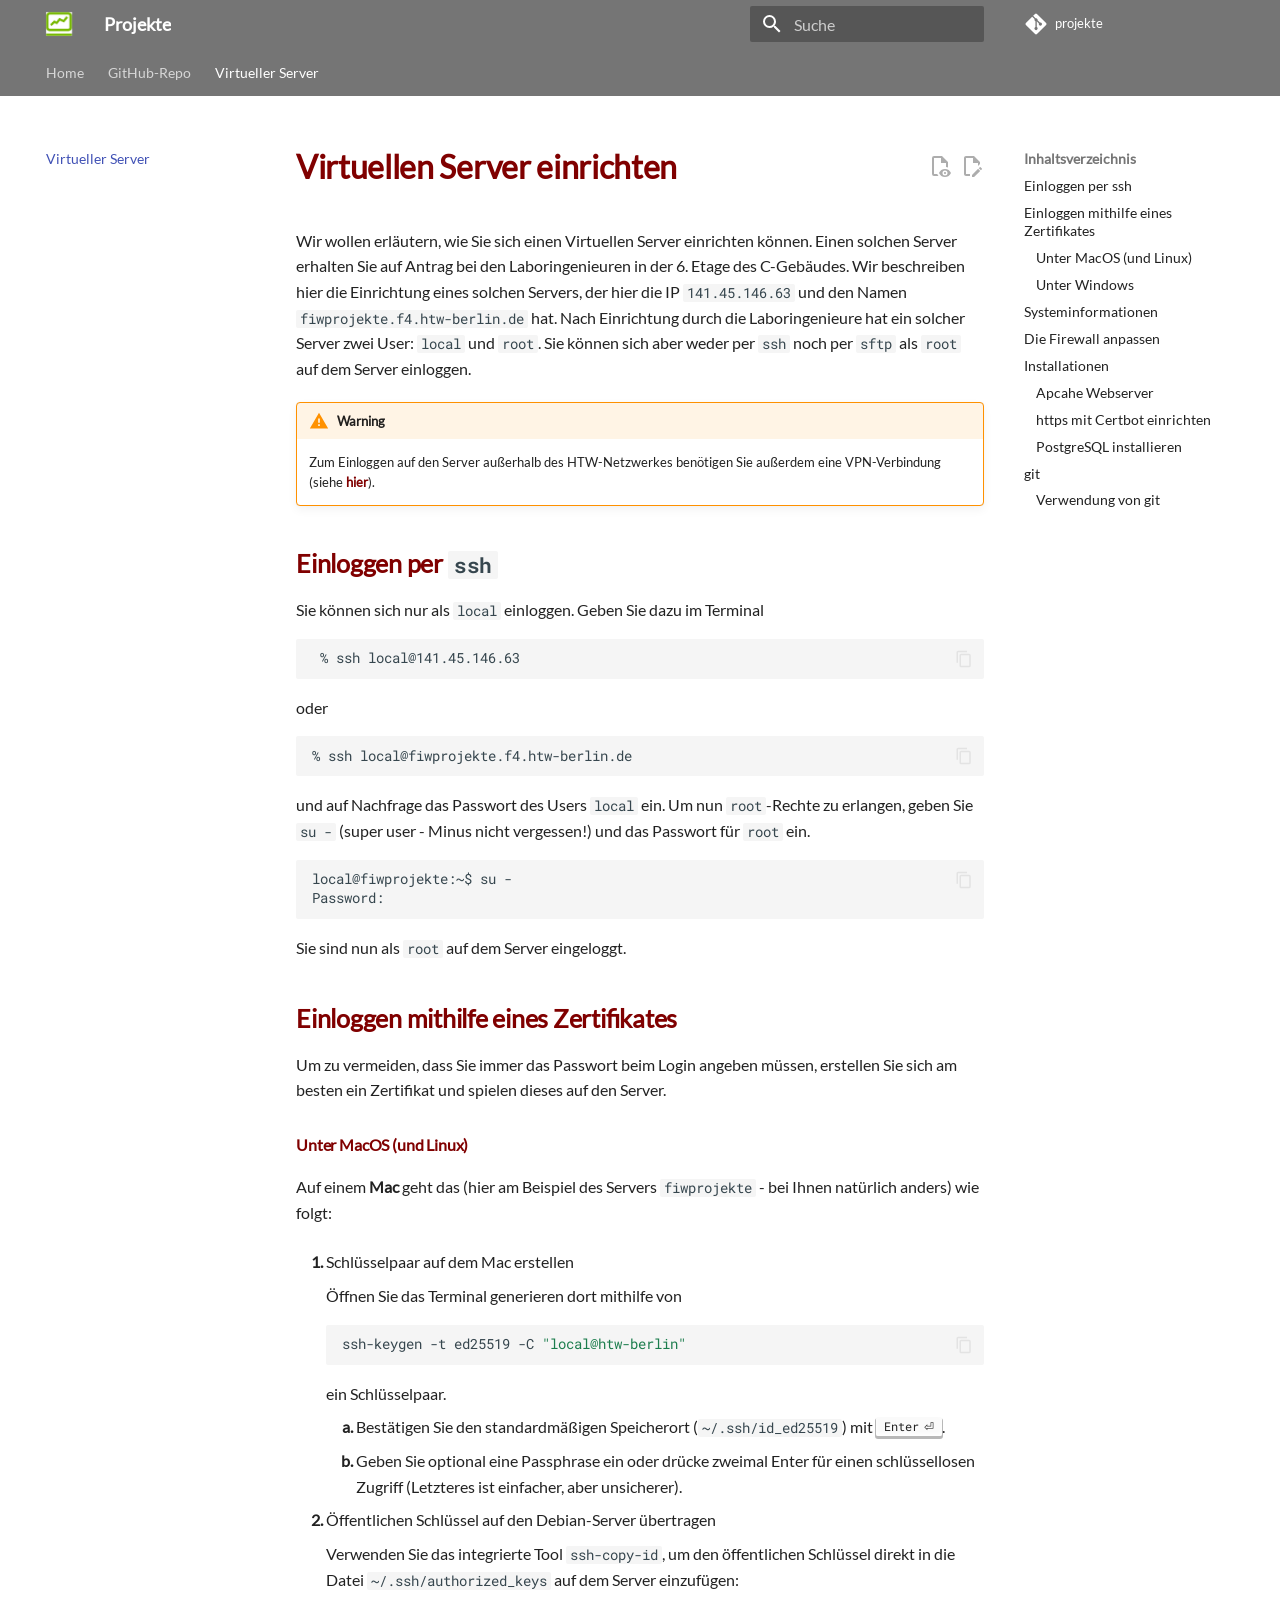
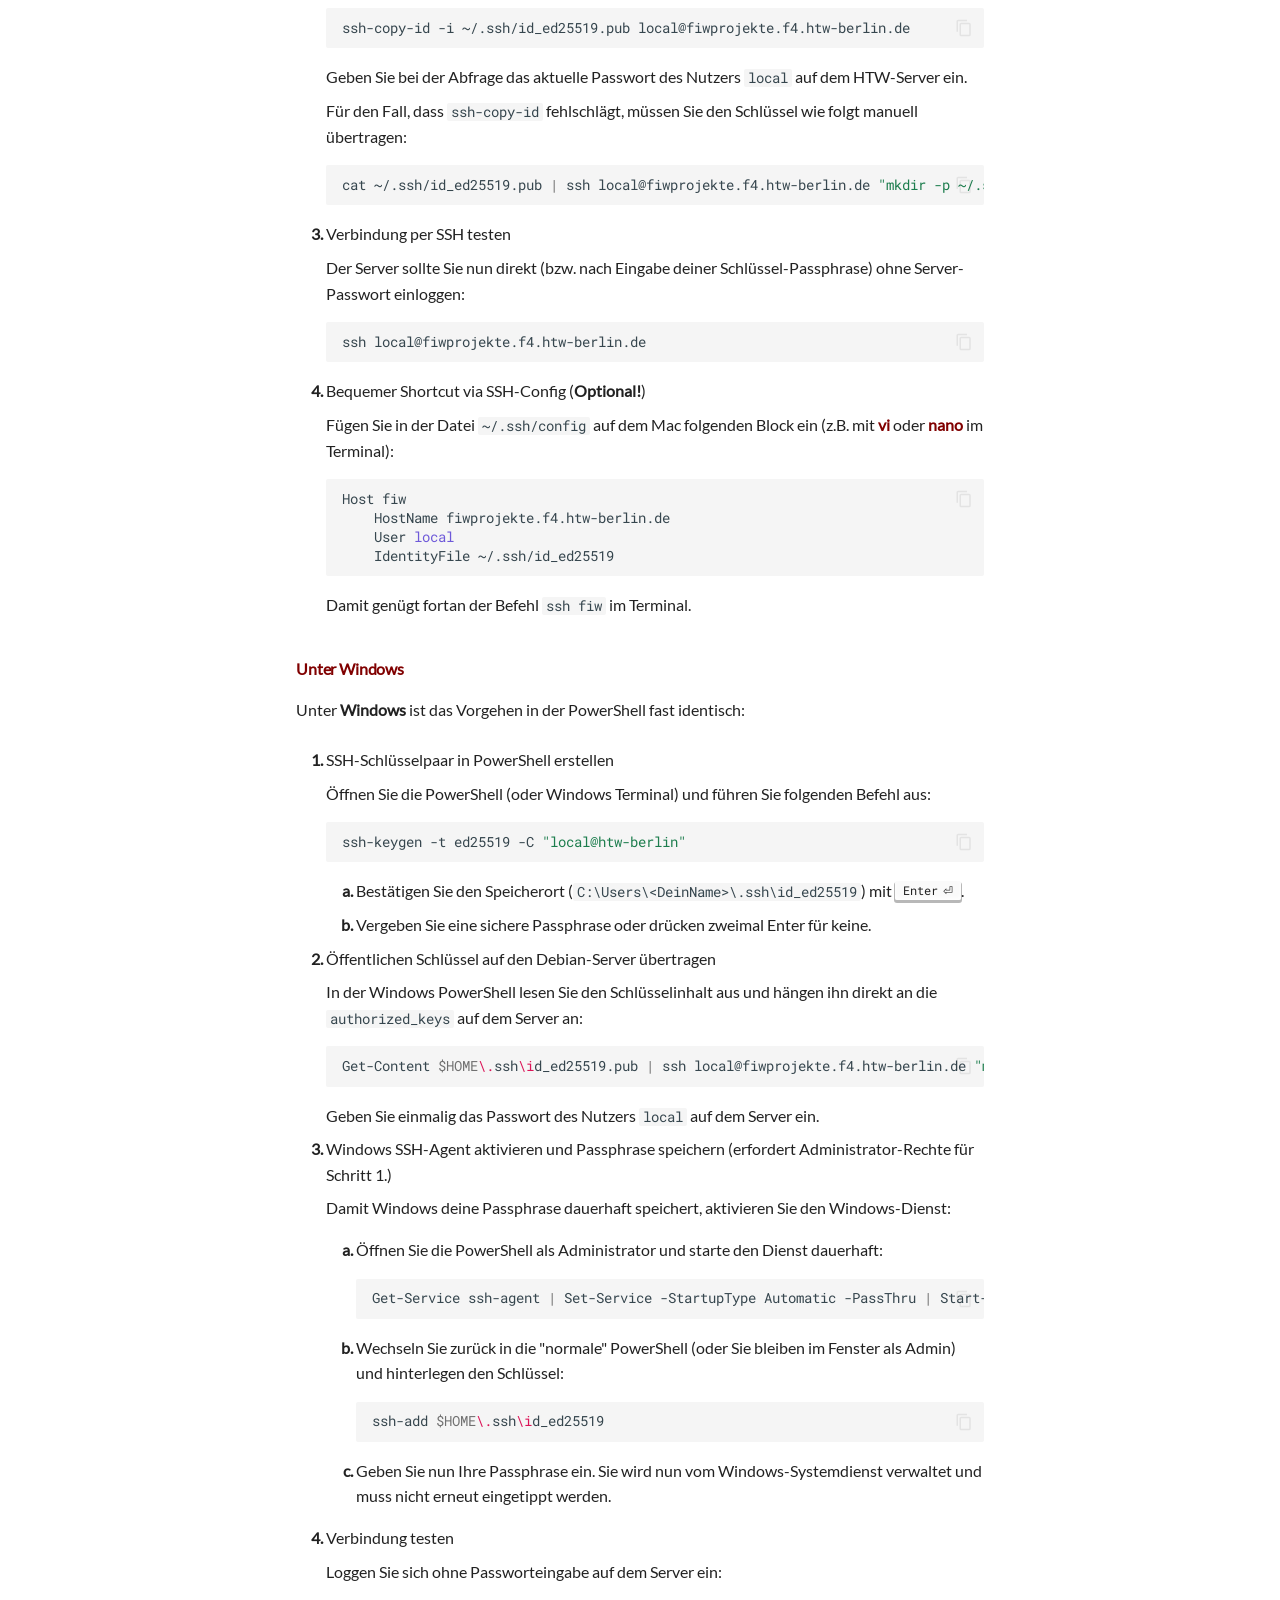
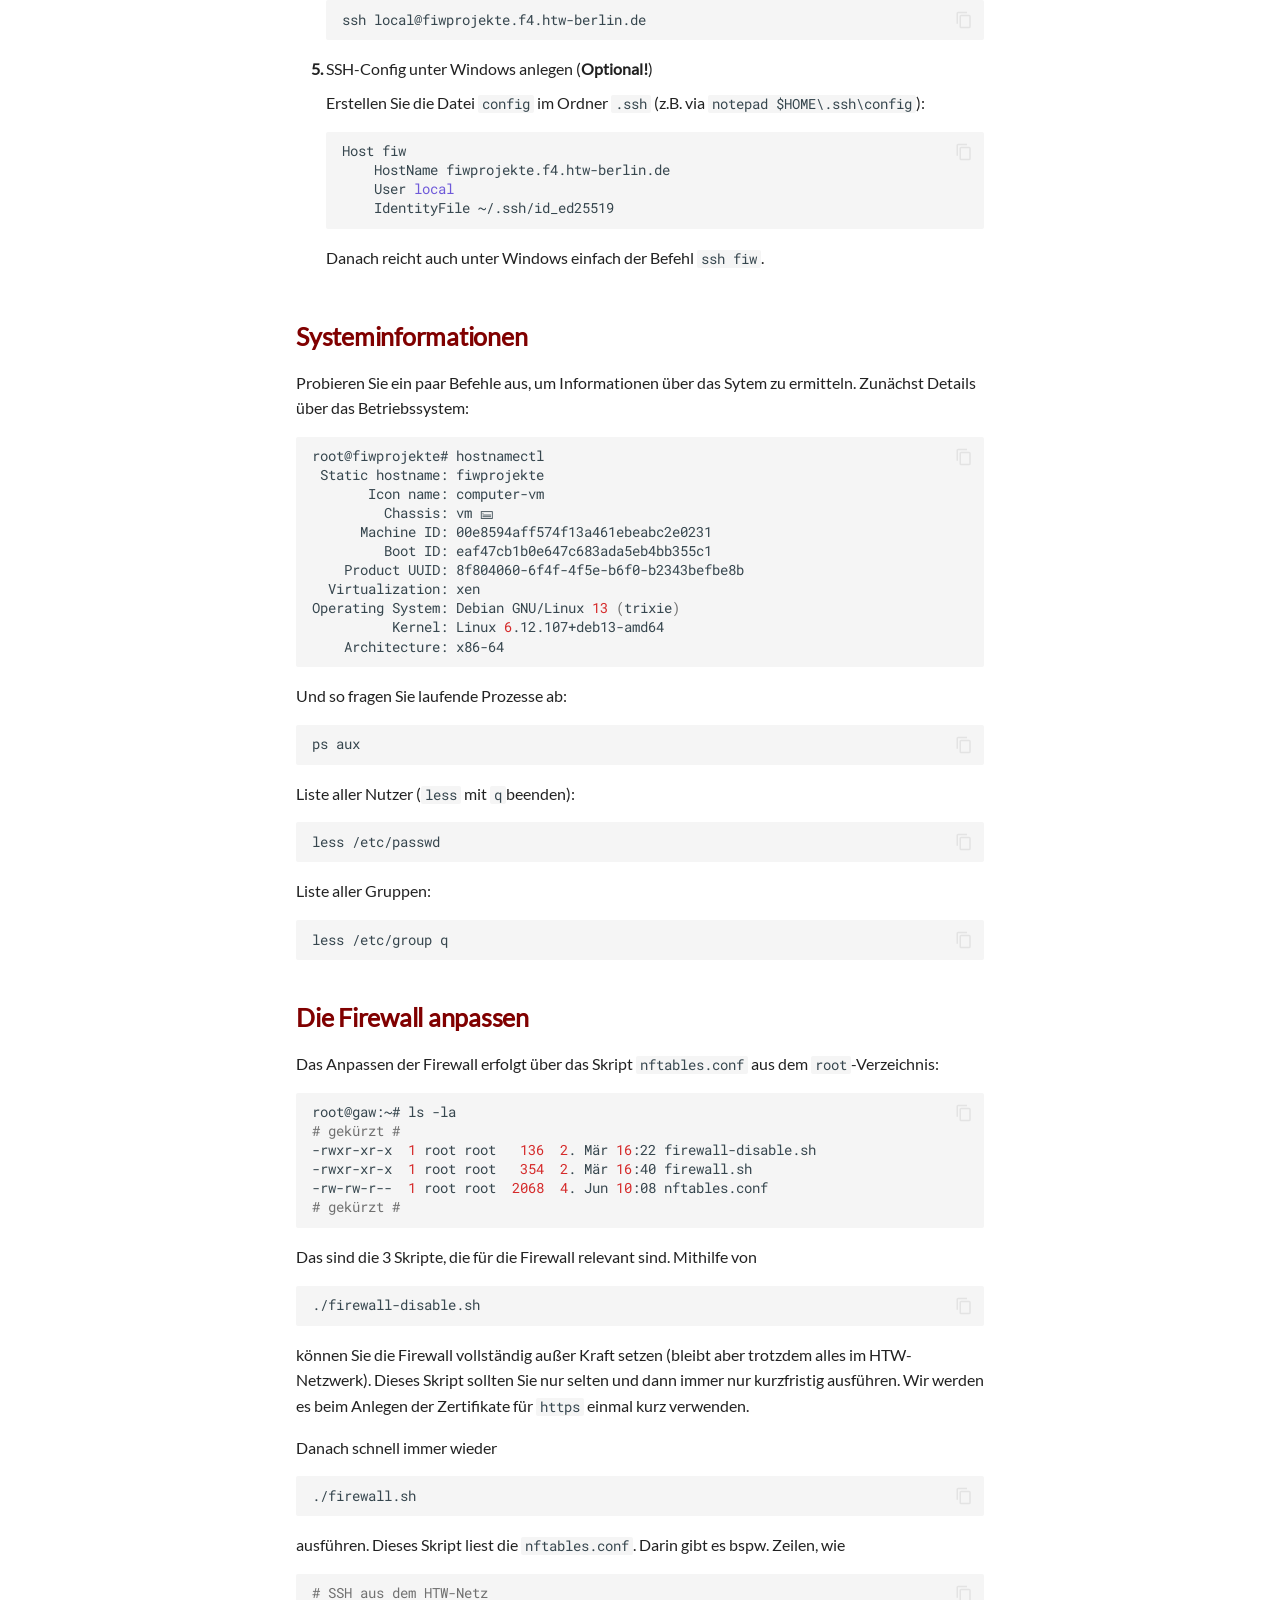
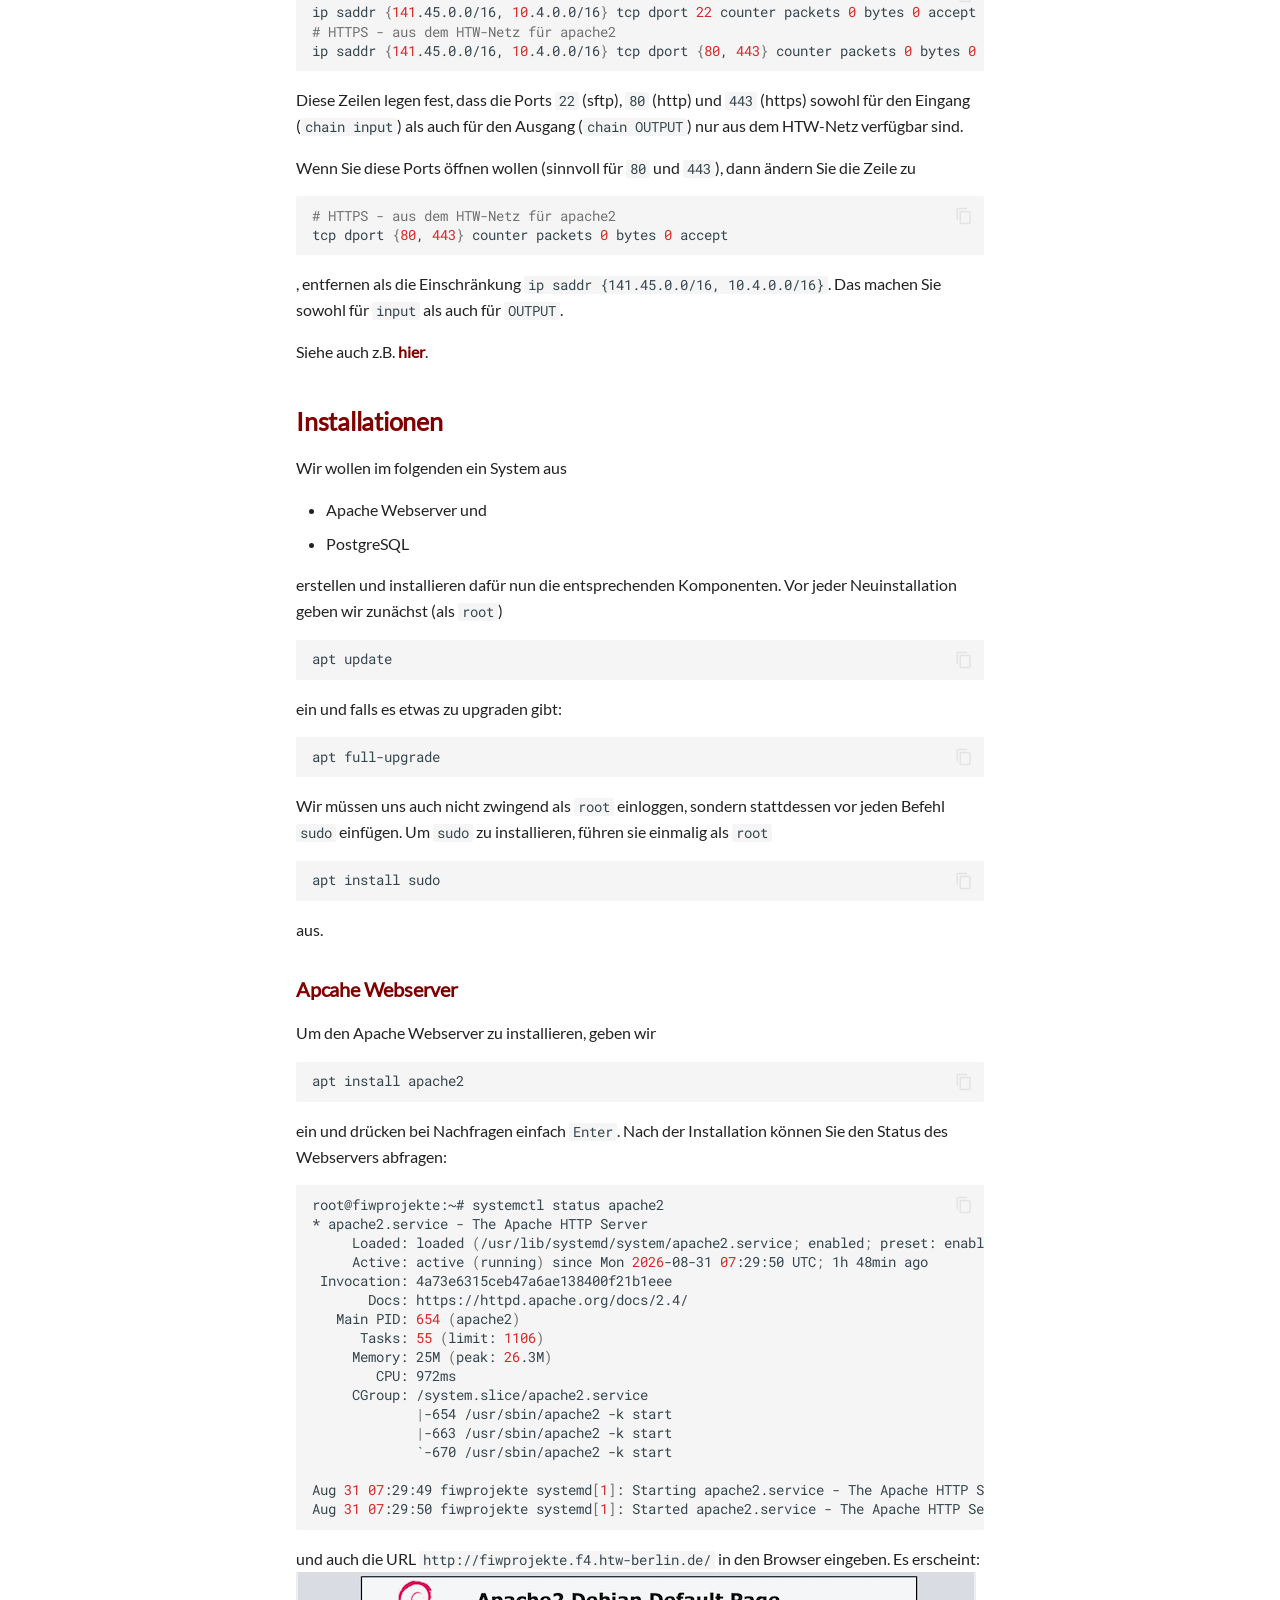
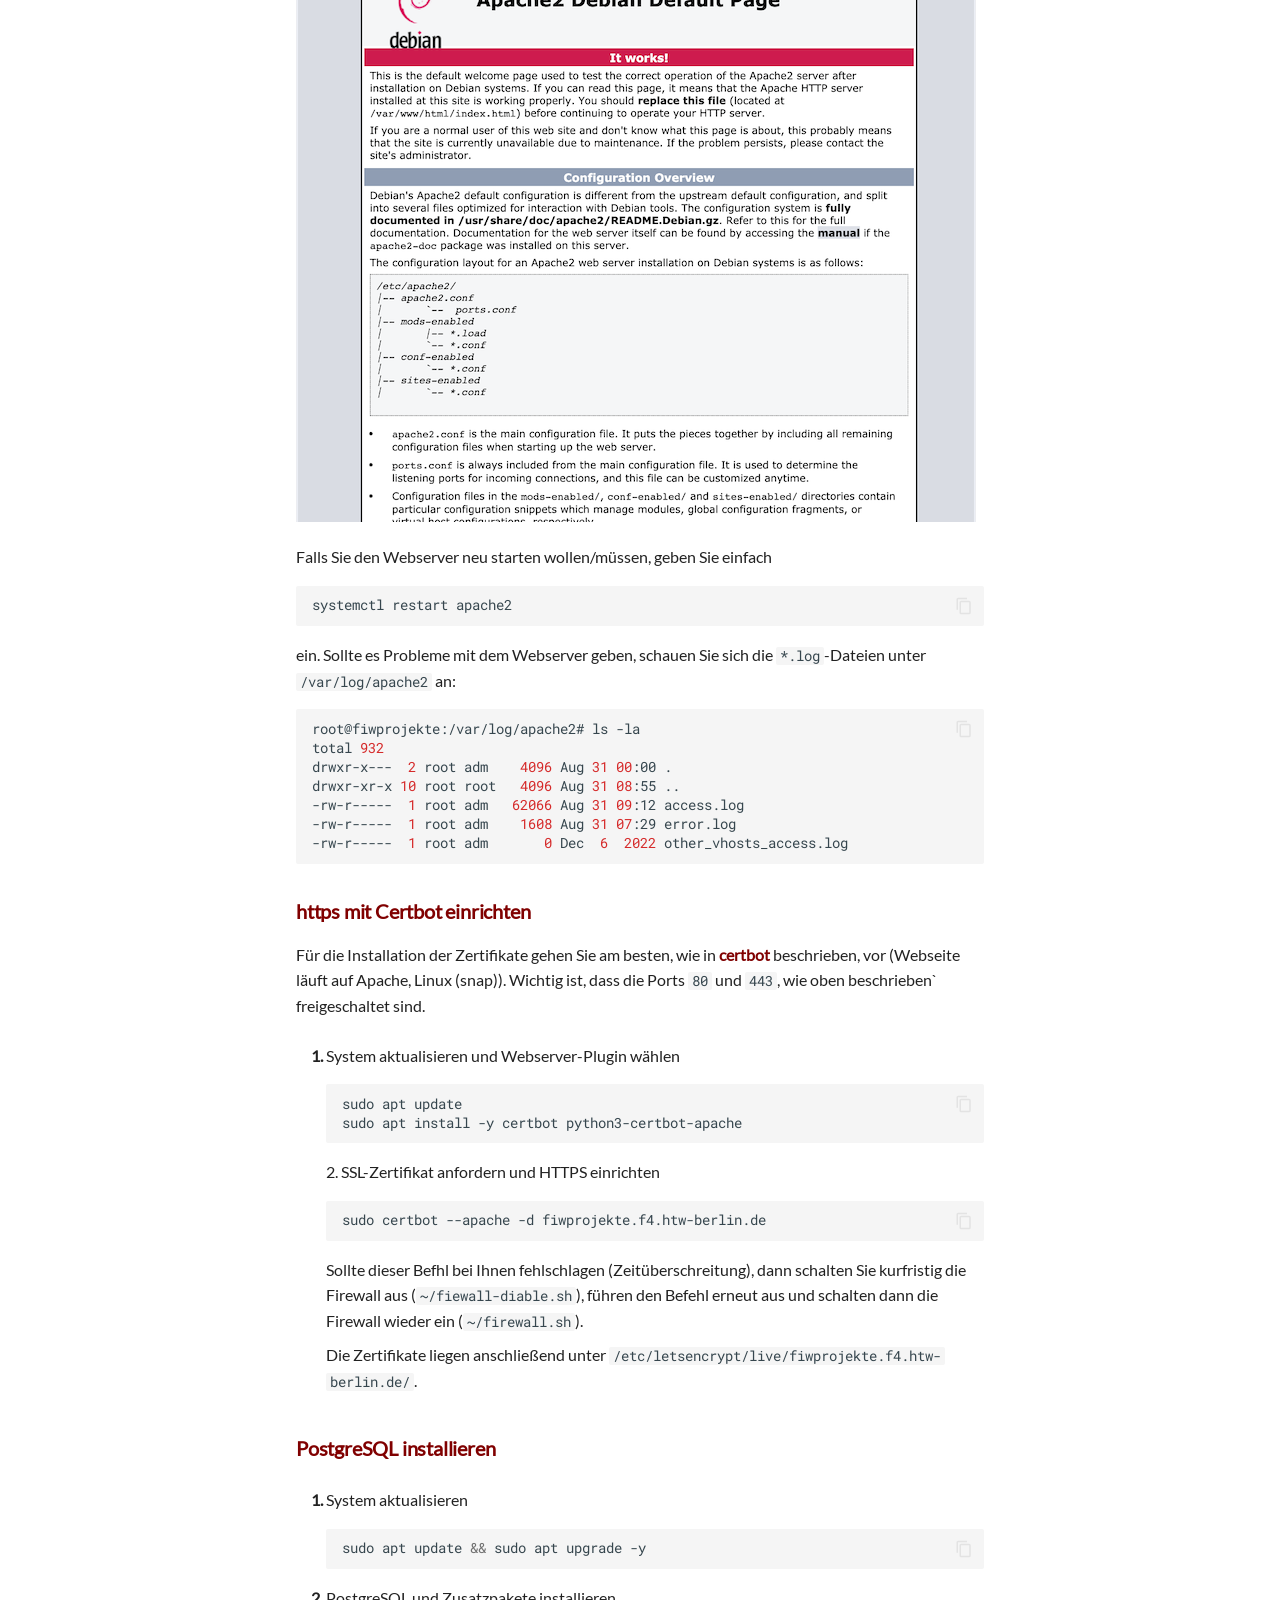
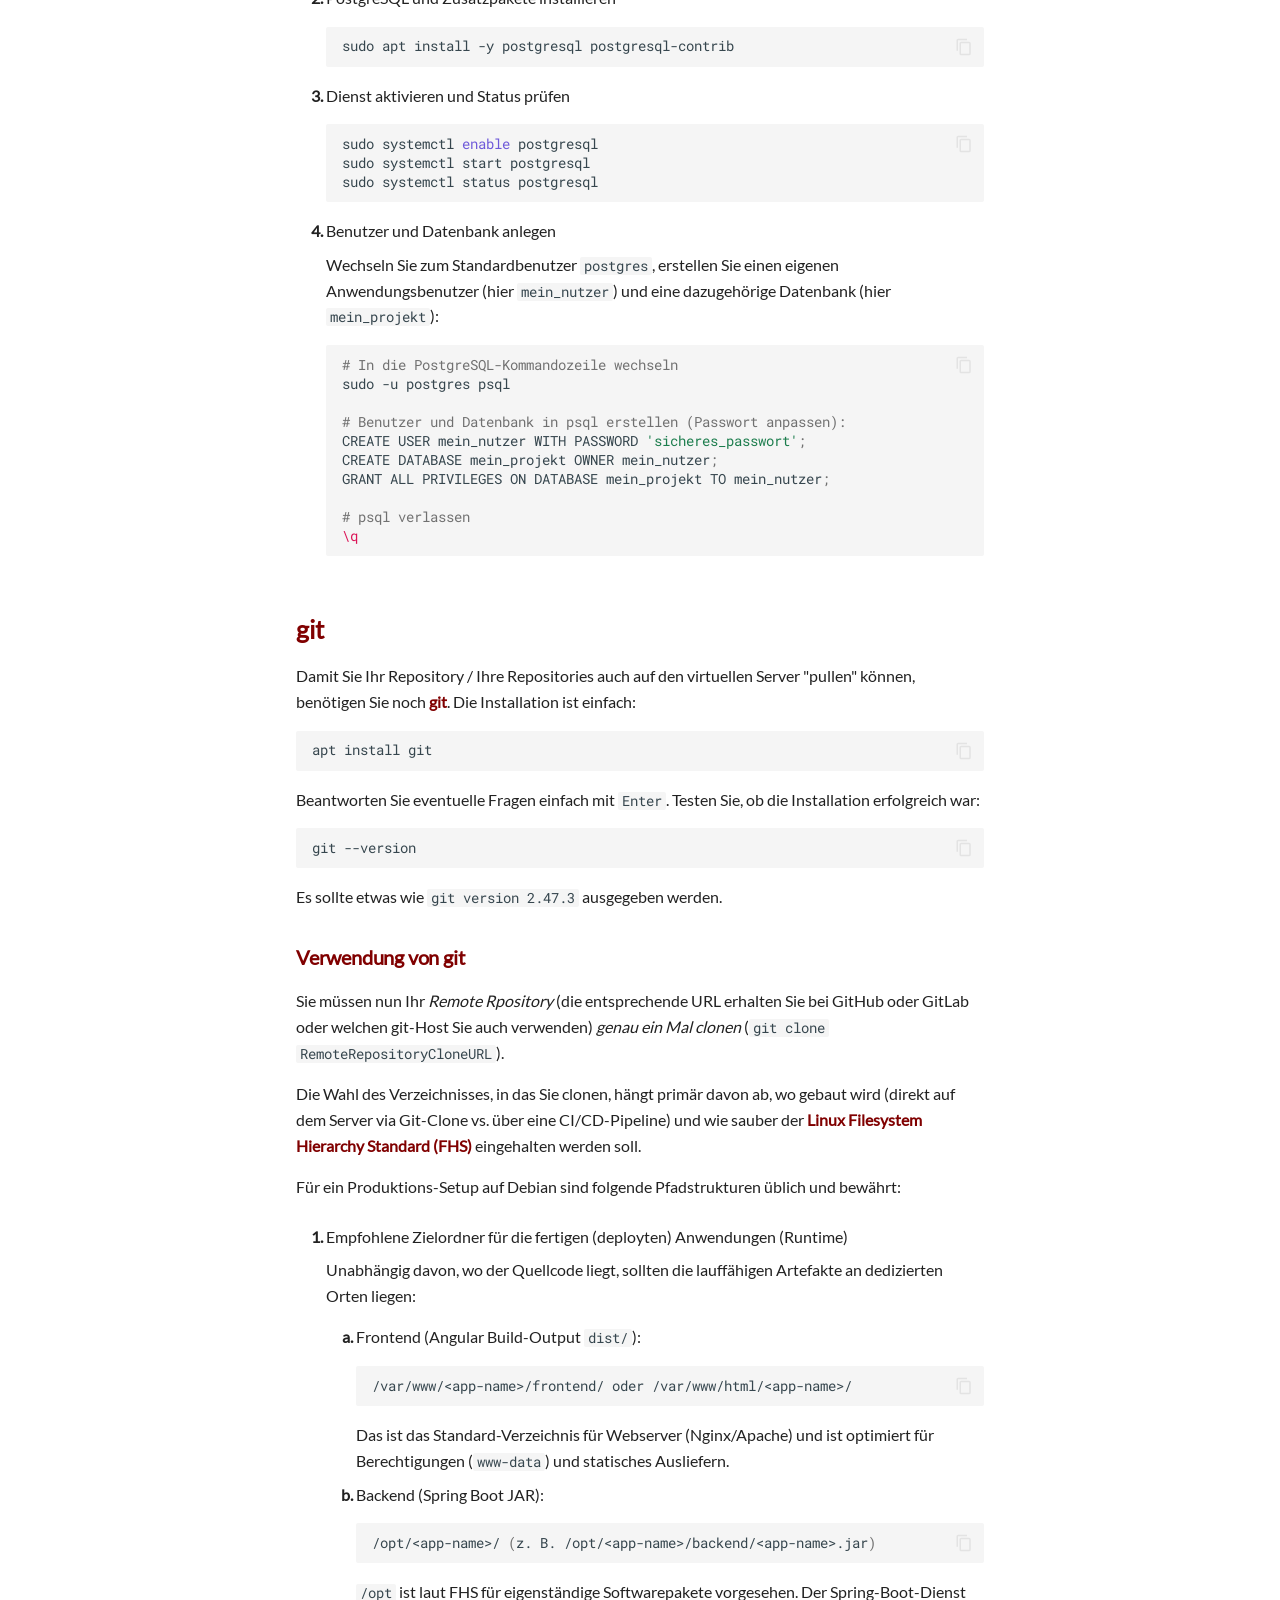
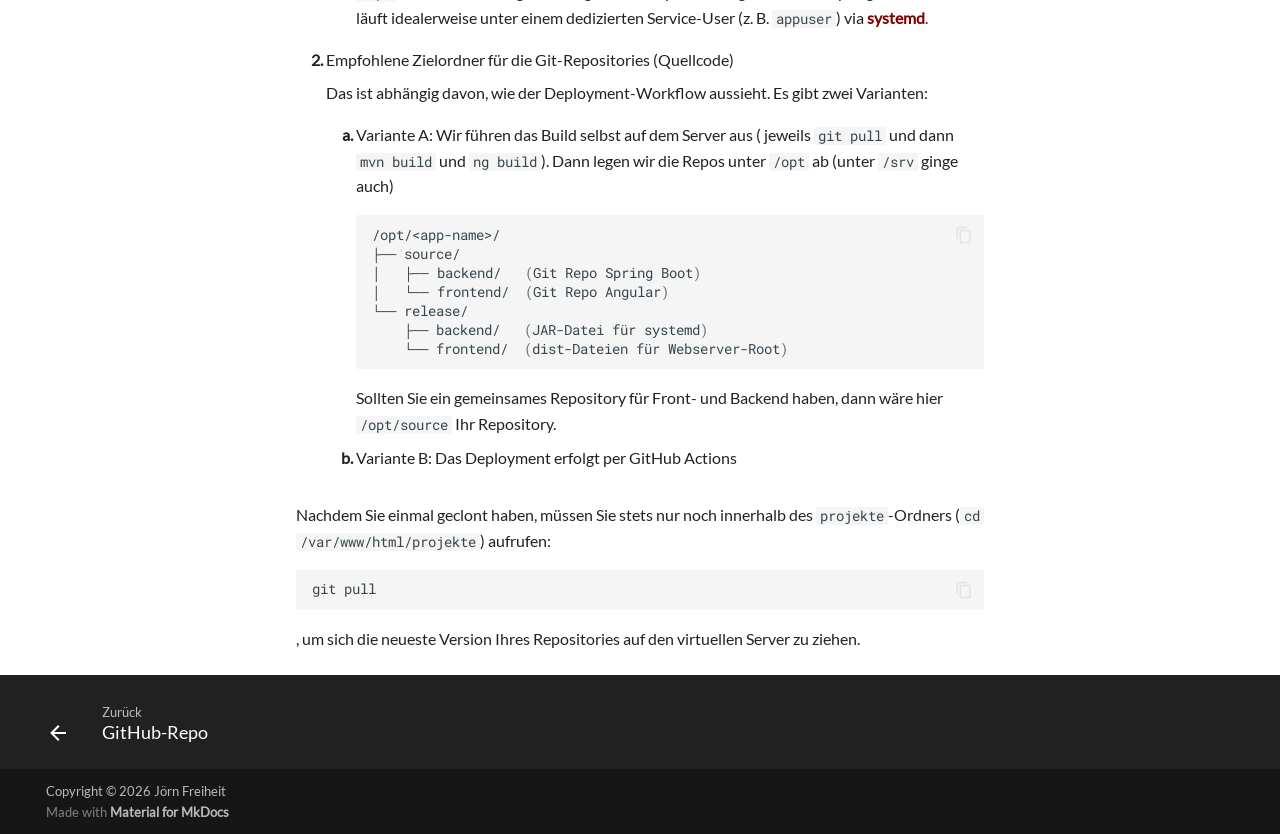
<file: site/server/index.html>
<!doctype html>
<html lang="de" class="no-js">
  <head>
    
      <meta charset="utf-8">
      <meta name="viewport" content="width=device-width,initial-scale=1">
      
        <meta name="description" content="Anleitungen und Hilfen für die Projekte">
      
      
        <meta name="author" content="Jörn Freiheit">
      
      
        <link rel="canonical" href="http://freiheit.f4.htw-berlin.de/projekte/server/">
      
      
        <link rel="prev" href="../git/">
      
      
      
      <link rel="icon" href="../img/favicon.png">
      <meta name="generator" content="mkdocs-1.6.1, mkdocs-material-9.5.50">
    
    
      
        <title>Virtueller Server - Projekte</title>
      
    
    
      <link rel="stylesheet" href="../assets/stylesheets/main.a40c8224.min.css">
      
        
        <link rel="stylesheet" href="../assets/stylesheets/palette.06af60db.min.css">
      
      


    
    
      
    
    
      
        
        
        <link rel="preconnect" href="https://fonts.gstatic.com" crossorigin>
        <link rel="stylesheet" href="https://fonts.googleapis.com/css?family=Roboto:300,300i,400,400i,700,700i%7CRoboto+Mono:400,400i,700,700i&display=fallback">
        <style>:root{--md-text-font:"Roboto";--md-code-font:"Roboto Mono"}</style>
      
    
    
      <link rel="stylesheet" href="../extra.css">
    
    <script>__md_scope=new URL("..",location),__md_hash=e=>[...e].reduce(((e,_)=>(e<<5)-e+_.charCodeAt(0)),0),__md_get=(e,_=localStorage,t=__md_scope)=>JSON.parse(_.getItem(t.pathname+"."+e)),__md_set=(e,_,t=localStorage,a=__md_scope)=>{try{t.setItem(a.pathname+"."+e,JSON.stringify(_))}catch(e){}}</script>
    
      

    
    
    
  </head>
  
  
    
    
    
    
    
    <body dir="ltr" data-md-color-scheme="default" data-md-color-primary="grey" data-md-color-accent="indigo">
  
    
    <input class="md-toggle" data-md-toggle="drawer" type="checkbox" id="__drawer" autocomplete="off">
    <input class="md-toggle" data-md-toggle="search" type="checkbox" id="__search" autocomplete="off">
    <label class="md-overlay" for="__drawer"></label>
    <div data-md-component="skip">
      
        
        <a href="#virtuellen-server-einrichten" class="md-skip">
          Zum Inhalt
        </a>
      
    </div>
    <div data-md-component="announce">
      
    </div>
    
    
      

<header class="md-header" data-md-component="header">
  <nav class="md-header__inner md-grid" aria-label="Kopfzeile">
    <a href=".." title="Projekte" class="md-header__button md-logo" aria-label="Projekte" data-md-component="logo">
      
  <img src="../img/fiw.jpg" alt="logo">

    </a>
    <label class="md-header__button md-icon" for="__drawer">
      
      <svg xmlns="http://www.w3.org/2000/svg" viewBox="0 0 24 24"><path d="M3 6h18v2H3zm0 5h18v2H3zm0 5h18v2H3z"/></svg>
    </label>
    <div class="md-header__title" data-md-component="header-title">
      <div class="md-header__ellipsis">
        <div class="md-header__topic">
          <span class="md-ellipsis">
            Projekte
          </span>
        </div>
        <div class="md-header__topic" data-md-component="header-topic">
          <span class="md-ellipsis">
            
              Virtueller Server
            
          </span>
        </div>
      </div>
    </div>
    
      
    
    
    
    
      <label class="md-header__button md-icon" for="__search">
        
        <svg xmlns="http://www.w3.org/2000/svg" viewBox="0 0 24 24"><path d="M9.5 3A6.5 6.5 0 0 1 16 9.5c0 1.61-.59 3.09-1.56 4.23l.27.27h.79l5 5-1.5 1.5-5-5v-.79l-.27-.27A6.52 6.52 0 0 1 9.5 16 6.5 6.5 0 0 1 3 9.5 6.5 6.5 0 0 1 9.5 3m0 2C7 5 5 7 5 9.5S7 14 9.5 14 14 12 14 9.5 12 5 9.5 5"/></svg>
      </label>
      <div class="md-search" data-md-component="search" role="dialog">
  <label class="md-search__overlay" for="__search"></label>
  <div class="md-search__inner" role="search">
    <form class="md-search__form" name="search">
      <input type="text" class="md-search__input" name="query" aria-label="Suche" placeholder="Suche" autocapitalize="off" autocorrect="off" autocomplete="off" spellcheck="false" data-md-component="search-query" required>
      <label class="md-search__icon md-icon" for="__search">
        
        <svg xmlns="http://www.w3.org/2000/svg" viewBox="0 0 24 24"><path d="M9.5 3A6.5 6.5 0 0 1 16 9.5c0 1.61-.59 3.09-1.56 4.23l.27.27h.79l5 5-1.5 1.5-5-5v-.79l-.27-.27A6.52 6.52 0 0 1 9.5 16 6.5 6.5 0 0 1 3 9.5 6.5 6.5 0 0 1 9.5 3m0 2C7 5 5 7 5 9.5S7 14 9.5 14 14 12 14 9.5 12 5 9.5 5"/></svg>
        
        <svg xmlns="http://www.w3.org/2000/svg" viewBox="0 0 24 24"><path d="M20 11v2H8l5.5 5.5-1.42 1.42L4.16 12l7.92-7.92L13.5 5.5 8 11z"/></svg>
      </label>
      <nav class="md-search__options" aria-label="Suche">
        
        <button type="reset" class="md-search__icon md-icon" title="Zurücksetzen" aria-label="Zurücksetzen" tabindex="-1">
          
          <svg xmlns="http://www.w3.org/2000/svg" viewBox="0 0 24 24"><path d="M19 6.41 17.59 5 12 10.59 6.41 5 5 6.41 10.59 12 5 17.59 6.41 19 12 13.41 17.59 19 19 17.59 13.41 12z"/></svg>
        </button>
      </nav>
      
    </form>
    <div class="md-search__output">
      <div class="md-search__scrollwrap" tabindex="0" data-md-scrollfix>
        <div class="md-search-result" data-md-component="search-result">
          <div class="md-search-result__meta">
            Suche wird initialisiert
          </div>
          <ol class="md-search-result__list" role="presentation"></ol>
        </div>
      </div>
    </div>
  </div>
</div>
    
    
      <div class="md-header__source">
        <a href="https://github.com/jfreiheit/projekte" title="Zum Repository" class="md-source" data-md-component="source">
  <div class="md-source__icon md-icon">
    
    <svg xmlns="http://www.w3.org/2000/svg" viewBox="0 0 448 512"><!--! Font Awesome Free 6.7.2 by @fontawesome - https://fontawesome.com License - https://fontawesome.com/license/free (Icons: CC BY 4.0, Fonts: SIL OFL 1.1, Code: MIT License) Copyright 2024 Fonticons, Inc.--><path d="M439.55 236.05 244 40.45a28.87 28.87 0 0 0-40.81 0l-40.66 40.63 51.52 51.52c27.06-9.14 52.68 16.77 43.39 43.68l49.66 49.66c34.23-11.8 61.18 31 35.47 56.69-26.49 26.49-70.21-2.87-56-37.34L240.22 199v121.85c25.3 12.54 22.26 41.85 9.08 55a34.34 34.34 0 0 1-48.55 0c-17.57-17.6-11.07-46.91 11.25-56v-123c-20.8-8.51-24.6-30.74-18.64-45L142.57 101 8.45 235.14a28.86 28.86 0 0 0 0 40.81l195.61 195.6a28.86 28.86 0 0 0 40.8 0l194.69-194.69a28.86 28.86 0 0 0 0-40.81"/></svg>
  </div>
  <div class="md-source__repository">
    projekte
  </div>
</a>
      </div>
    
  </nav>
  
</header>
    
    <div class="md-container" data-md-component="container">
      
      
        
          
            
<nav class="md-tabs" aria-label="Hauptnavigation" data-md-component="tabs">
  <div class="md-grid">
    <ul class="md-tabs__list">
      
        
  
  
  
    <li class="md-tabs__item">
      <a href=".." class="md-tabs__link">
        
  
    
  
  Home

      </a>
    </li>
  

      
        
  
  
  
    <li class="md-tabs__item">
      <a href="../git/" class="md-tabs__link">
        
  
    
  
  GitHub-Repo

      </a>
    </li>
  

      
        
  
  
    
  
  
    <li class="md-tabs__item md-tabs__item--active">
      <a href="./" class="md-tabs__link">
        
  
    
  
  Virtueller Server

      </a>
    </li>
  

      
    </ul>
  </div>
</nav>
          
        
      
      <main class="md-main" data-md-component="main">
        <div class="md-main__inner md-grid">
          
            
              
              <div class="md-sidebar md-sidebar--primary" data-md-component="sidebar" data-md-type="navigation" >
                <div class="md-sidebar__scrollwrap">
                  <div class="md-sidebar__inner">
                    


  


<nav class="md-nav md-nav--primary md-nav--lifted" aria-label="Navigation" data-md-level="0">
  <label class="md-nav__title" for="__drawer">
    <a href=".." title="Projekte" class="md-nav__button md-logo" aria-label="Projekte" data-md-component="logo">
      
  <img src="../img/fiw.jpg" alt="logo">

    </a>
    Projekte
  </label>
  
    <div class="md-nav__source">
      <a href="https://github.com/jfreiheit/projekte" title="Zum Repository" class="md-source" data-md-component="source">
  <div class="md-source__icon md-icon">
    
    <svg xmlns="http://www.w3.org/2000/svg" viewBox="0 0 448 512"><!--! Font Awesome Free 6.7.2 by @fontawesome - https://fontawesome.com License - https://fontawesome.com/license/free (Icons: CC BY 4.0, Fonts: SIL OFL 1.1, Code: MIT License) Copyright 2024 Fonticons, Inc.--><path d="M439.55 236.05 244 40.45a28.87 28.87 0 0 0-40.81 0l-40.66 40.63 51.52 51.52c27.06-9.14 52.68 16.77 43.39 43.68l49.66 49.66c34.23-11.8 61.18 31 35.47 56.69-26.49 26.49-70.21-2.87-56-37.34L240.22 199v121.85c25.3 12.54 22.26 41.85 9.08 55a34.34 34.34 0 0 1-48.55 0c-17.57-17.6-11.07-46.91 11.25-56v-123c-20.8-8.51-24.6-30.74-18.64-45L142.57 101 8.45 235.14a28.86 28.86 0 0 0 0 40.81l195.61 195.6a28.86 28.86 0 0 0 40.8 0l194.69-194.69a28.86 28.86 0 0 0 0-40.81"/></svg>
  </div>
  <div class="md-source__repository">
    projekte
  </div>
</a>
    </div>
  
  <ul class="md-nav__list" data-md-scrollfix>
    
      
      
  
  
  
  
    <li class="md-nav__item">
      <a href=".." class="md-nav__link">
        
  
  <span class="md-ellipsis">
    Home
  </span>
  

      </a>
    </li>
  

    
      
      
  
  
  
  
    <li class="md-nav__item">
      <a href="../git/" class="md-nav__link">
        
  
  <span class="md-ellipsis">
    GitHub-Repo
  </span>
  

      </a>
    </li>
  

    
      
      
  
  
    
  
  
  
    <li class="md-nav__item md-nav__item--active">
      
      <input class="md-nav__toggle md-toggle" type="checkbox" id="__toc">
      
      
        
      
      
        <label class="md-nav__link md-nav__link--active" for="__toc">
          
  
  <span class="md-ellipsis">
    Virtueller Server
  </span>
  

          <span class="md-nav__icon md-icon"></span>
        </label>
      
      <a href="./" class="md-nav__link md-nav__link--active">
        
  
  <span class="md-ellipsis">
    Virtueller Server
  </span>
  

      </a>
      
        

<nav class="md-nav md-nav--secondary" aria-label="Inhaltsverzeichnis">
  
  
  
    
  
  
    <label class="md-nav__title" for="__toc">
      <span class="md-nav__icon md-icon"></span>
      Inhaltsverzeichnis
    </label>
    <ul class="md-nav__list" data-md-component="toc" data-md-scrollfix>
      
        <li class="md-nav__item">
  <a href="#einloggen-per-ssh" class="md-nav__link">
    <span class="md-ellipsis">
      Einloggen per ssh
    </span>
  </a>
  
</li>
      
        <li class="md-nav__item">
  <a href="#einloggen-mithilfe-eines-zertifikates" class="md-nav__link">
    <span class="md-ellipsis">
      Einloggen mithilfe eines Zertifikates
    </span>
  </a>
  
    <nav class="md-nav" aria-label="Einloggen mithilfe eines Zertifikates">
      <ul class="md-nav__list">
        
          <li class="md-nav__item">
  <a href="#unter-macos-und-linux" class="md-nav__link">
    <span class="md-ellipsis">
      Unter MacOS (und Linux)
    </span>
  </a>
  
</li>
        
          <li class="md-nav__item">
  <a href="#unter-windows" class="md-nav__link">
    <span class="md-ellipsis">
      Unter Windows
    </span>
  </a>
  
</li>
        
      </ul>
    </nav>
  
</li>
      
        <li class="md-nav__item">
  <a href="#systeminformationen" class="md-nav__link">
    <span class="md-ellipsis">
      Systeminformationen
    </span>
  </a>
  
</li>
      
        <li class="md-nav__item">
  <a href="#die-firewall-anpassen" class="md-nav__link">
    <span class="md-ellipsis">
      Die Firewall anpassen
    </span>
  </a>
  
</li>
      
        <li class="md-nav__item">
  <a href="#installationen" class="md-nav__link">
    <span class="md-ellipsis">
      Installationen
    </span>
  </a>
  
    <nav class="md-nav" aria-label="Installationen">
      <ul class="md-nav__list">
        
          <li class="md-nav__item">
  <a href="#apcahe-webserver" class="md-nav__link">
    <span class="md-ellipsis">
      Apcahe Webserver
    </span>
  </a>
  
</li>
        
          <li class="md-nav__item">
  <a href="#https-mit-certbot-einrichten" class="md-nav__link">
    <span class="md-ellipsis">
      https mit Certbot einrichten
    </span>
  </a>
  
</li>
        
          <li class="md-nav__item">
  <a href="#postgresql-installieren" class="md-nav__link">
    <span class="md-ellipsis">
      PostgreSQL installieren
    </span>
  </a>
  
</li>
        
      </ul>
    </nav>
  
</li>
      
        <li class="md-nav__item">
  <a href="#git" class="md-nav__link">
    <span class="md-ellipsis">
      git
    </span>
  </a>
  
    <nav class="md-nav" aria-label="git">
      <ul class="md-nav__list">
        
          <li class="md-nav__item">
  <a href="#verwendung-von-git" class="md-nav__link">
    <span class="md-ellipsis">
      Verwendung von git
    </span>
  </a>
  
</li>
        
      </ul>
    </nav>
  
</li>
      
    </ul>
  
</nav>
      
    </li>
  

    
  </ul>
</nav>
                  </div>
                </div>
              </div>
            
            
              
              <div class="md-sidebar md-sidebar--secondary" data-md-component="sidebar" data-md-type="toc" >
                <div class="md-sidebar__scrollwrap">
                  <div class="md-sidebar__inner">
                    

<nav class="md-nav md-nav--secondary" aria-label="Inhaltsverzeichnis">
  
  
  
    
  
  
    <label class="md-nav__title" for="__toc">
      <span class="md-nav__icon md-icon"></span>
      Inhaltsverzeichnis
    </label>
    <ul class="md-nav__list" data-md-component="toc" data-md-scrollfix>
      
        <li class="md-nav__item">
  <a href="#einloggen-per-ssh" class="md-nav__link">
    <span class="md-ellipsis">
      Einloggen per ssh
    </span>
  </a>
  
</li>
      
        <li class="md-nav__item">
  <a href="#einloggen-mithilfe-eines-zertifikates" class="md-nav__link">
    <span class="md-ellipsis">
      Einloggen mithilfe eines Zertifikates
    </span>
  </a>
  
    <nav class="md-nav" aria-label="Einloggen mithilfe eines Zertifikates">
      <ul class="md-nav__list">
        
          <li class="md-nav__item">
  <a href="#unter-macos-und-linux" class="md-nav__link">
    <span class="md-ellipsis">
      Unter MacOS (und Linux)
    </span>
  </a>
  
</li>
        
          <li class="md-nav__item">
  <a href="#unter-windows" class="md-nav__link">
    <span class="md-ellipsis">
      Unter Windows
    </span>
  </a>
  
</li>
        
      </ul>
    </nav>
  
</li>
      
        <li class="md-nav__item">
  <a href="#systeminformationen" class="md-nav__link">
    <span class="md-ellipsis">
      Systeminformationen
    </span>
  </a>
  
</li>
      
        <li class="md-nav__item">
  <a href="#die-firewall-anpassen" class="md-nav__link">
    <span class="md-ellipsis">
      Die Firewall anpassen
    </span>
  </a>
  
</li>
      
        <li class="md-nav__item">
  <a href="#installationen" class="md-nav__link">
    <span class="md-ellipsis">
      Installationen
    </span>
  </a>
  
    <nav class="md-nav" aria-label="Installationen">
      <ul class="md-nav__list">
        
          <li class="md-nav__item">
  <a href="#apcahe-webserver" class="md-nav__link">
    <span class="md-ellipsis">
      Apcahe Webserver
    </span>
  </a>
  
</li>
        
          <li class="md-nav__item">
  <a href="#https-mit-certbot-einrichten" class="md-nav__link">
    <span class="md-ellipsis">
      https mit Certbot einrichten
    </span>
  </a>
  
</li>
        
          <li class="md-nav__item">
  <a href="#postgresql-installieren" class="md-nav__link">
    <span class="md-ellipsis">
      PostgreSQL installieren
    </span>
  </a>
  
</li>
        
      </ul>
    </nav>
  
</li>
      
        <li class="md-nav__item">
  <a href="#git" class="md-nav__link">
    <span class="md-ellipsis">
      git
    </span>
  </a>
  
    <nav class="md-nav" aria-label="git">
      <ul class="md-nav__list">
        
          <li class="md-nav__item">
  <a href="#verwendung-von-git" class="md-nav__link">
    <span class="md-ellipsis">
      Verwendung von git
    </span>
  </a>
  
</li>
        
      </ul>
    </nav>
  
</li>
      
    </ul>
  
</nav>
                  </div>
                </div>
              </div>
            
          
          
            <div class="md-content" data-md-component="content">
              <article class="md-content__inner md-typeset">
                
                  

  
    <a href="https://github.com/jfreiheit/projekte/edit/master/docs/server.md" title="Seite editieren" class="md-content__button md-icon">
      
      <svg xmlns="http://www.w3.org/2000/svg" viewBox="0 0 24 24"><path d="M10 20H6V4h7v5h5v3.1l2-2V8l-6-6H6c-1.1 0-2 .9-2 2v16c0 1.1.9 2 2 2h4zm10.2-7c.1 0 .3.1.4.2l1.3 1.3c.2.2.2.6 0 .8l-1 1-2.1-2.1 1-1c.1-.1.2-.2.4-.2m0 3.9L14.1 23H12v-2.1l6.1-6.1z"/></svg>
    </a>
  
  
    
      
    
    <a href="https://github.com/jfreiheit/projekte/raw/master/docs/server.md" title="Quellcode der Seite anzeigen" class="md-content__button md-icon">
      
      <svg xmlns="http://www.w3.org/2000/svg" viewBox="0 0 24 24"><path d="M17 18c.56 0 1 .44 1 1s-.44 1-1 1-1-.44-1-1 .44-1 1-1m0-3c-2.73 0-5.06 1.66-6 4 .94 2.34 3.27 4 6 4s5.06-1.66 6-4c-.94-2.34-3.27-4-6-4m0 6.5a2.5 2.5 0 0 1-2.5-2.5 2.5 2.5 0 0 1 2.5-2.5 2.5 2.5 0 0 1 2.5 2.5 2.5 2.5 0 0 1-2.5 2.5M9.27 20H6V4h7v5h5v4.07c.7.08 1.36.25 2 .49V8l-6-6H6a2 2 0 0 0-2 2v16a2 2 0 0 0 2 2h4.5a8.2 8.2 0 0 1-1.23-2"/></svg>
    </a>
  


<h1 id="virtuellen-server-einrichten">Virtuellen Server einrichten<a class="headerlink" href="#virtuellen-server-einrichten" title="Permanent link">&para;</a></h1>
<p>Wir wollen erläutern, wie Sie sich einen Virtuellen Server einrichten können. Einen solchen Server erhalten Sie auf Antrag bei den Laboringenieuren in der 6. Etage des C-Gebäudes. Wir beschreiben hier die Einrichtung eines solchen Servers, der hier die IP <code>141.45.146.63</code> und den Namen <code>fiwprojekte.f4.htw-berlin.de</code> hat. Nach Einrichtung durch die Laboringenieure hat ein solcher Server zwei User: <code>local</code> und <code>root</code>. Sie können sich aber weder per <code>ssh</code> noch per <code>sftp</code> als <code>root</code> auf dem Server einloggen. </p>
<div class="admonition warning">
<p class="admonition-title">Warning</p>
<p>Zum Einloggen auf den Server außerhalb des HTW-Netzwerkes benötigen Sie außerdem eine VPN-Verbindung (siehe <a href="https://rz.htw-berlin.de/anleitungen/vpn/">hier</a>). </p>
</div>
<h2 id="einloggen-per-ssh">Einloggen per <code>ssh</code><a class="headerlink" href="#einloggen-per-ssh" title="Permanent link">&para;</a></h2>
<p>Sie können sich nur als <code>local</code> einloggen. Geben Sie dazu im Terminal </p>
<div class="language-bash highlight"><pre><span></span><code><span id="__span-0-1"><a id="__codelineno-0-1" name="__codelineno-0-1" href="#__codelineno-0-1"></a><span class="w"> </span>%<span class="w"> </span>ssh<span class="w"> </span>local@141.45.146.63
</span></code></pre></div>
<p>oder </p>
<div class="language-bash highlight"><pre><span></span><code><span id="__span-1-1"><a id="__codelineno-1-1" name="__codelineno-1-1" href="#__codelineno-1-1"></a>%<span class="w"> </span>ssh<span class="w"> </span>local@fiwprojekte.f4.htw-berlin.de
</span></code></pre></div>
<p>und auf Nachfrage das Passwort des Users <code>local</code> ein. Um nun <code>root</code>-Rechte zu erlangen, geben Sie <code>su -</code> (super user - Minus nicht vergessen!) und das Passwort für <code>root</code> ein. </p>
<div class="language-bash highlight"><pre><span></span><code><span id="__span-2-1"><a id="__codelineno-2-1" name="__codelineno-2-1" href="#__codelineno-2-1"></a>local@fiwprojekte:~$<span class="w"> </span>su<span class="w"> </span>-
</span><span id="__span-2-2"><a id="__codelineno-2-2" name="__codelineno-2-2" href="#__codelineno-2-2"></a>Password:<span class="w"> </span>
</span></code></pre></div>
<p>Sie sind nun als <code>root</code> auf dem Server eingeloggt. </p>
<h2 id="einloggen-mithilfe-eines-zertifikates">Einloggen mithilfe eines Zertifikates<a class="headerlink" href="#einloggen-mithilfe-eines-zertifikates" title="Permanent link">&para;</a></h2>
<p>Um zu vermeiden, dass Sie immer das Passwort beim Login angeben müssen, erstellen Sie sich am besten ein Zertifikat und spielen dieses auf den Server. </p>
<h4 id="unter-macos-und-linux">Unter MacOS (und Linux)<a class="headerlink" href="#unter-macos-und-linux" title="Permanent link">&para;</a></h4>
<p>Auf einem <strong>Mac</strong> geht das (hier am Beispiel des Servers <code>fiwprojekte</code> - bei Ihnen natürlich anders) wie folgt:</p>
<ol>
<li>
<p>Schlüsselpaar auf dem Mac erstellen</p>
<p>Öffnen Sie das Terminal generieren dort mithilfe von </p>
<div class="language-bash highlight"><pre><span></span><code><span id="__span-3-1"><a id="__codelineno-3-1" name="__codelineno-3-1" href="#__codelineno-3-1"></a>ssh-keygen<span class="w"> </span>-t<span class="w"> </span>ed25519<span class="w"> </span>-C<span class="w"> </span><span class="s2">&quot;local@htw-berlin&quot;</span>
</span></code></pre></div>
<p>ein Schlüsselpaar. </p>
<ol>
<li>Bestätigen Sie den standardmäßigen Speicherort (<code>~/.ssh/id_ed25519</code>) mit <span class="keys"><kbd class="key-enter">Enter</kbd></span>.</li>
<li>Geben Sie optional eine Passphrase ein oder drücke zweimal Enter für einen schlüssellosen Zugriff (Letzteres ist einfacher, aber unsicherer).</li>
</ol>
</li>
<li>
<p>Öffentlichen Schlüssel auf den Debian-Server übertragen</p>
<p>Verwenden Sie das integrierte Tool <code>ssh-copy-id</code>, um den öffentlichen Schlüssel direkt in die Datei <code>~/.ssh/authorized_keys</code> auf dem Server einzufügen:</p>
<div class="language-bash highlight"><pre><span></span><code><span id="__span-4-1"><a id="__codelineno-4-1" name="__codelineno-4-1" href="#__codelineno-4-1"></a>ssh-copy-id<span class="w"> </span>-i<span class="w"> </span>~/.ssh/id_ed25519.pub<span class="w"> </span>local@fiwprojekte.f4.htw-berlin.de
</span></code></pre></div>
<p>Geben Sie bei der Abfrage das aktuelle Passwort des Nutzers <code>local</code> auf dem HTW-Server ein.</p>
<p>Für den Fall, dass <code>ssh-copy-id</code> fehlschlägt, müssen Sie den Schlüssel wie folgt manuell übertragen:</p>
<div class="language-bash highlight"><pre><span></span><code><span id="__span-5-1"><a id="__codelineno-5-1" name="__codelineno-5-1" href="#__codelineno-5-1"></a>cat<span class="w"> </span>~/.ssh/id_ed25519.pub<span class="w"> </span><span class="p">|</span><span class="w"> </span>ssh<span class="w"> </span>local@fiwprojekte.f4.htw-berlin.de<span class="w"> </span><span class="s2">&quot;mkdir -p ~/.ssh &amp;&amp; chmod 700 ~/.ssh &amp;&amp; cat &gt;&gt; ~/.ssh/authorized_keys &amp;&amp; chmod 600 ~/.ssh/authorized_keys&quot;</span>
</span></code></pre></div>
</li>
<li>
<p>Verbindung per SSH testen</p>
<p>Der Server sollte Sie nun direkt (bzw. nach Eingabe deiner Schlüssel-Passphrase) ohne Server-Passwort einloggen:</p>
<div class="language-bash highlight"><pre><span></span><code><span id="__span-6-1"><a id="__codelineno-6-1" name="__codelineno-6-1" href="#__codelineno-6-1"></a>ssh<span class="w"> </span>local@fiwprojekte.f4.htw-berlin.de
</span></code></pre></div>
</li>
<li>
<p>Bequemer Shortcut via SSH-Config (<strong>Optional!</strong>)</p>
<p>Fügen Sie in der Datei <code>~/.ssh/config</code> auf dem Mac folgenden Block ein (z.B. mit <a href="https://www-user.tu-chemnitz.de/~hot/VIM/vi.html">vi</a> oder <a href="https://www.nano-editor.org/dist/latest/cheatsheet.html">nano</a> im Terminal):</p>
<div class="language-bash highlight"><pre><span></span><code><span id="__span-7-1"><a id="__codelineno-7-1" name="__codelineno-7-1" href="#__codelineno-7-1"></a>Host<span class="w"> </span>fiw
</span><span id="__span-7-2"><a id="__codelineno-7-2" name="__codelineno-7-2" href="#__codelineno-7-2"></a><span class="w">    </span>HostName<span class="w"> </span>fiwprojekte.f4.htw-berlin.de
</span><span id="__span-7-3"><a id="__codelineno-7-3" name="__codelineno-7-3" href="#__codelineno-7-3"></a><span class="w">    </span>User<span class="w"> </span><span class="nb">local</span>
</span><span id="__span-7-4"><a id="__codelineno-7-4" name="__codelineno-7-4" href="#__codelineno-7-4"></a><span class="w">    </span>IdentityFile<span class="w"> </span>~/.ssh/id_ed25519
</span></code></pre></div>
<p>Damit genügt fortan der Befehl <code>ssh fiw</code> im Terminal.</p>
</li>
</ol>
<h4 id="unter-windows">Unter Windows<a class="headerlink" href="#unter-windows" title="Permanent link">&para;</a></h4>
<p>Unter <strong>Windows</strong> ist das Vorgehen in der PowerShell fast identisch:</p>
<ol>
<li>
<p>SSH-Schlüsselpaar in PowerShell erstellen</p>
<p>Öffnen Sie die PowerShell (oder Windows Terminal) und führen Sie folgenden Befehl aus:</p>
<div class="language-bash highlight"><pre><span></span><code><span id="__span-8-1"><a id="__codelineno-8-1" name="__codelineno-8-1" href="#__codelineno-8-1"></a>ssh-keygen<span class="w"> </span>-t<span class="w"> </span>ed25519<span class="w"> </span>-C<span class="w"> </span><span class="s2">&quot;local@htw-berlin&quot;</span>
</span></code></pre></div>
<ol>
<li>Bestätigen Sie den Speicherort (<code>C:\Users\&lt;DeinName&gt;\.ssh\id_ed25519</code>) mit <span class="keys"><kbd class="key-enter">Enter</kbd></span>.</li>
<li>Vergeben Sie eine sichere Passphrase oder drücken zweimal Enter für keine.</li>
</ol>
</li>
<li>
<p>Öffentlichen Schlüssel auf den Debian-Server übertragen</p>
<p>In der Windows PowerShell lesen Sie den Schlüsselinhalt aus und hängen ihn direkt an die <code>authorized_keys</code> auf dem Server an:</p>
<div class="language-bash highlight"><pre><span></span><code><span id="__span-9-1"><a id="__codelineno-9-1" name="__codelineno-9-1" href="#__codelineno-9-1"></a>Get-Content<span class="w"> </span><span class="nv">$HOME</span><span class="se">\.</span>ssh<span class="se">\i</span>d_ed25519.pub<span class="w"> </span><span class="p">|</span><span class="w"> </span>ssh<span class="w"> </span>local@fiwprojekte.f4.htw-berlin.de<span class="w"> </span><span class="s2">&quot;mkdir -p ~/.ssh &amp;&amp; chmod 700 ~/.ssh &amp;&amp; cat &gt;&gt; ~/.ssh/authorized_keys &amp;&amp; chmod 600 ~/.ssh/authorized_keys&quot;</span>
</span></code></pre></div>
<p>Geben Sie einmalig das Passwort des Nutzers <code>local</code> auf dem Server ein.</p>
</li>
<li>
<p>Windows SSH-Agent aktivieren und Passphrase speichern (erfordert Administrator-Rechte für Schritt 1.)</p>
<p>Damit Windows deine Passphrase dauerhaft speichert, aktivieren Sie den Windows-Dienst:</p>
<ol>
<li>
<p>Öffnen Sie die PowerShell als Administrator und starte den Dienst dauerhaft:</p>
<div class="language-bash highlight"><pre><span></span><code><span id="__span-10-1"><a id="__codelineno-10-1" name="__codelineno-10-1" href="#__codelineno-10-1"></a>Get-Service<span class="w"> </span>ssh-agent<span class="w"> </span><span class="p">|</span><span class="w"> </span>Set-Service<span class="w"> </span>-StartupType<span class="w"> </span>Automatic<span class="w"> </span>-PassThru<span class="w"> </span><span class="p">|</span><span class="w"> </span>Start-Service
</span></code></pre></div>
</li>
<li>
<p>Wechseln Sie zurück in die "normale" PowerShell (oder Sie bleiben im Fenster als Admin) und hinterlegen den Schlüssel:</p>
<div class="language-bash highlight"><pre><span></span><code><span id="__span-11-1"><a id="__codelineno-11-1" name="__codelineno-11-1" href="#__codelineno-11-1"></a>ssh-add<span class="w"> </span><span class="nv">$HOME</span><span class="se">\.</span>ssh<span class="se">\i</span>d_ed25519
</span></code></pre></div>
</li>
<li>
<p>Geben Sie nun Ihre Passphrase ein. Sie wird nun vom Windows-Systemdienst verwaltet und muss nicht erneut eingetippt werden.</p>
</li>
</ol>
</li>
<li>
<p>Verbindung testen</p>
<p>Loggen Sie sich ohne Passworteingabe auf dem Server ein:</p>
<div class="language-bash highlight"><pre><span></span><code><span id="__span-12-1"><a id="__codelineno-12-1" name="__codelineno-12-1" href="#__codelineno-12-1"></a>ssh<span class="w"> </span>local@fiwprojekte.f4.htw-berlin.de
</span></code></pre></div>
</li>
<li>
<p>SSH-Config unter Windows anlegen (<strong>Optional!</strong>)</p>
<p>Erstellen Sie die Datei <code>config</code> im Ordner <code>.ssh</code> (z.B. via <code>notepad $HOME\.ssh\config</code>):</p>
<div class="language-bash highlight"><pre><span></span><code><span id="__span-13-1"><a id="__codelineno-13-1" name="__codelineno-13-1" href="#__codelineno-13-1"></a>Host<span class="w"> </span>fiw
</span><span id="__span-13-2"><a id="__codelineno-13-2" name="__codelineno-13-2" href="#__codelineno-13-2"></a><span class="w">    </span>HostName<span class="w"> </span>fiwprojekte.f4.htw-berlin.de
</span><span id="__span-13-3"><a id="__codelineno-13-3" name="__codelineno-13-3" href="#__codelineno-13-3"></a><span class="w">    </span>User<span class="w"> </span><span class="nb">local</span>
</span><span id="__span-13-4"><a id="__codelineno-13-4" name="__codelineno-13-4" href="#__codelineno-13-4"></a><span class="w">    </span>IdentityFile<span class="w"> </span>~/.ssh/id_ed25519
</span></code></pre></div>
<p>Danach reicht auch unter Windows einfach der Befehl <code>ssh fiw</code>.</p>
</li>
</ol>
<h2 id="systeminformationen">Systeminformationen<a class="headerlink" href="#systeminformationen" title="Permanent link">&para;</a></h2>
<p>Probieren Sie ein paar Befehle aus, um Informationen über das Sytem zu ermitteln. Zunächst Details über das Betriebssystem:</p>
<div class="language-bash highlight"><pre><span></span><code><span id="__span-14-1"><a id="__codelineno-14-1" name="__codelineno-14-1" href="#__codelineno-14-1"></a>root@fiwprojekte#<span class="w"> </span>hostnamectl
</span><span id="__span-14-2"><a id="__codelineno-14-2" name="__codelineno-14-2" href="#__codelineno-14-2"></a><span class="w"> </span>Static<span class="w"> </span>hostname:<span class="w"> </span>fiwprojekte
</span><span id="__span-14-3"><a id="__codelineno-14-3" name="__codelineno-14-3" href="#__codelineno-14-3"></a><span class="w">       </span>Icon<span class="w"> </span>name:<span class="w"> </span>computer-vm
</span><span id="__span-14-4"><a id="__codelineno-14-4" name="__codelineno-14-4" href="#__codelineno-14-4"></a><span class="w">         </span>Chassis:<span class="w"> </span>vm<span class="w"> </span>🖴
</span><span id="__span-14-5"><a id="__codelineno-14-5" name="__codelineno-14-5" href="#__codelineno-14-5"></a><span class="w">      </span>Machine<span class="w"> </span>ID:<span class="w"> </span>00e8594aff574f13a461ebeabc2e0231
</span><span id="__span-14-6"><a id="__codelineno-14-6" name="__codelineno-14-6" href="#__codelineno-14-6"></a><span class="w">         </span>Boot<span class="w"> </span>ID:<span class="w"> </span>eaf47cb1b0e647c683ada5eb4bb355c1
</span><span id="__span-14-7"><a id="__codelineno-14-7" name="__codelineno-14-7" href="#__codelineno-14-7"></a><span class="w">    </span>Product<span class="w"> </span>UUID:<span class="w"> </span>8f804060-6f4f-4f5e-b6f0-b2343befbe8b
</span><span id="__span-14-8"><a id="__codelineno-14-8" name="__codelineno-14-8" href="#__codelineno-14-8"></a><span class="w">  </span>Virtualization:<span class="w"> </span>xen
</span><span id="__span-14-9"><a id="__codelineno-14-9" name="__codelineno-14-9" href="#__codelineno-14-9"></a>Operating<span class="w"> </span>System:<span class="w"> </span>Debian<span class="w"> </span>GNU/Linux<span class="w"> </span><span class="m">13</span><span class="w"> </span><span class="o">(</span>trixie<span class="o">)</span><span class="w">        </span>
</span><span id="__span-14-10"><a id="__codelineno-14-10" name="__codelineno-14-10" href="#__codelineno-14-10"></a><span class="w">          </span>Kernel:<span class="w"> </span>Linux<span class="w"> </span><span class="m">6</span>.12.107+deb13-amd64
</span><span id="__span-14-11"><a id="__codelineno-14-11" name="__codelineno-14-11" href="#__codelineno-14-11"></a><span class="w">    </span>Architecture:<span class="w"> </span>x86-64
</span></code></pre></div>
<p>Und so fragen Sie laufende Prozesse ab:</p>
<div class="language-bash highlight"><pre><span></span><code><span id="__span-15-1"><a id="__codelineno-15-1" name="__codelineno-15-1" href="#__codelineno-15-1"></a>ps<span class="w"> </span>aux<span class="w"> </span>
</span></code></pre></div>
<p>Liste aller Nutzer (<code>less</code> mit <code>q</code>beenden):</p>
<div class="language-bash highlight"><pre><span></span><code><span id="__span-16-1"><a id="__codelineno-16-1" name="__codelineno-16-1" href="#__codelineno-16-1"></a>less<span class="w"> </span>/etc/passwd<span class="w"> </span>
</span></code></pre></div>
<p>Liste aller Gruppen:</p>
<div class="language-bash highlight"><pre><span></span><code><span id="__span-17-1"><a id="__codelineno-17-1" name="__codelineno-17-1" href="#__codelineno-17-1"></a>less<span class="w"> </span>/etc/group<span class="w"> </span>q
</span></code></pre></div>
<h2 id="die-firewall-anpassen">Die Firewall anpassen<a class="headerlink" href="#die-firewall-anpassen" title="Permanent link">&para;</a></h2>
<p>Das Anpassen der Firewall erfolgt über das Skript <code>nftables.conf</code> aus dem <code>root</code>-Verzeichnis:</p>
<div class="language-bash highlight"><pre><span></span><code><span id="__span-18-1"><a id="__codelineno-18-1" name="__codelineno-18-1" href="#__codelineno-18-1"></a>root@gaw:~#<span class="w"> </span>ls<span class="w"> </span>-la
</span><span id="__span-18-2"><a id="__codelineno-18-2" name="__codelineno-18-2" href="#__codelineno-18-2"></a><span class="c1"># gekürzt #</span>
</span><span id="__span-18-3"><a id="__codelineno-18-3" name="__codelineno-18-3" href="#__codelineno-18-3"></a>-rwxr-xr-x<span class="w">  </span><span class="m">1</span><span class="w"> </span>root<span class="w"> </span>root<span class="w">   </span><span class="m">136</span><span class="w">  </span><span class="m">2</span>.<span class="w"> </span>Mär<span class="w"> </span><span class="m">16</span>:22<span class="w"> </span>firewall-disable.sh
</span><span id="__span-18-4"><a id="__codelineno-18-4" name="__codelineno-18-4" href="#__codelineno-18-4"></a>-rwxr-xr-x<span class="w">  </span><span class="m">1</span><span class="w"> </span>root<span class="w"> </span>root<span class="w">   </span><span class="m">354</span><span class="w">  </span><span class="m">2</span>.<span class="w"> </span>Mär<span class="w"> </span><span class="m">16</span>:40<span class="w"> </span>firewall.sh
</span><span id="__span-18-5"><a id="__codelineno-18-5" name="__codelineno-18-5" href="#__codelineno-18-5"></a>-rw-rw-r--<span class="w">  </span><span class="m">1</span><span class="w"> </span>root<span class="w"> </span>root<span class="w">  </span><span class="m">2068</span><span class="w">  </span><span class="m">4</span>.<span class="w"> </span>Jun<span class="w"> </span><span class="m">10</span>:08<span class="w"> </span>nftables.conf
</span><span id="__span-18-6"><a id="__codelineno-18-6" name="__codelineno-18-6" href="#__codelineno-18-6"></a><span class="c1"># gekürzt #</span>
</span></code></pre></div>
<p>Das sind die 3 Skripte, die für die Firewall relevant sind. Mithilfe von </p>
<div class="language-bash highlight"><pre><span></span><code><span id="__span-19-1"><a id="__codelineno-19-1" name="__codelineno-19-1" href="#__codelineno-19-1"></a>./firewall-disable.sh
</span></code></pre></div>
<p>können Sie die Firewall vollständig außer Kraft setzen (bleibt aber trotzdem alles im HTW-Netzwerk). Dieses Skript sollten Sie nur selten und dann immer nur kurzfristig ausführen. Wir werden es beim Anlegen der Zertifikate für <code>https</code> einmal kurz verwenden. </p>
<p>Danach schnell immer wieder </p>
<div class="language-bash highlight"><pre><span></span><code><span id="__span-20-1"><a id="__codelineno-20-1" name="__codelineno-20-1" href="#__codelineno-20-1"></a>./firewall.sh<span class="w"> </span>
</span></code></pre></div>
<p>ausführen. Dieses Skript liest die <code>nftables.conf</code>. Darin gibt es bspw. Zeilen, wie </p>
<div class="language-bash highlight"><pre><span></span><code><span id="__span-21-1"><a id="__codelineno-21-1" name="__codelineno-21-1" href="#__codelineno-21-1"></a><span class="c1"># SSH aus dem HTW-Netz</span>
</span><span id="__span-21-2"><a id="__codelineno-21-2" name="__codelineno-21-2" href="#__codelineno-21-2"></a>ip<span class="w"> </span>saddr<span class="w"> </span><span class="o">{</span><span class="m">141</span>.45.0.0/16,<span class="w"> </span><span class="m">10</span>.4.0.0/16<span class="o">}</span><span class="w"> </span>tcp<span class="w"> </span>dport<span class="w"> </span><span class="m">22</span><span class="w"> </span>counter<span class="w"> </span>packets<span class="w"> </span><span class="m">0</span><span class="w"> </span>bytes<span class="w"> </span><span class="m">0</span><span class="w"> </span>accept
</span><span id="__span-21-3"><a id="__codelineno-21-3" name="__codelineno-21-3" href="#__codelineno-21-3"></a><span class="c1"># HTTPS - aus dem HTW-Netz für apache2 </span>
</span><span id="__span-21-4"><a id="__codelineno-21-4" name="__codelineno-21-4" href="#__codelineno-21-4"></a>ip<span class="w"> </span>saddr<span class="w"> </span><span class="o">{</span><span class="m">141</span>.45.0.0/16,<span class="w"> </span><span class="m">10</span>.4.0.0/16<span class="o">}</span><span class="w"> </span>tcp<span class="w"> </span>dport<span class="w"> </span><span class="o">{</span><span class="m">80</span>,<span class="w"> </span><span class="m">443</span><span class="o">}</span><span class="w"> </span>counter<span class="w"> </span>packets<span class="w"> </span><span class="m">0</span><span class="w"> </span>bytes<span class="w"> </span><span class="m">0</span><span class="w"> </span>accept
</span></code></pre></div>
<p>Diese Zeilen legen fest, dass die Ports <code>22</code> (sftp), <code>80</code> (http) und <code>443</code> (https) sowohl für den Eingang (<code>chain input</code>) als auch für den Ausgang (<code>chain OUTPUT</code>) nur aus dem HTW-Netz verfügbar sind. </p>
<p>Wenn Sie diese Ports öffnen wollen (sinnvoll für <code>80</code> und <code>443</code>), dann ändern Sie die Zeile zu </p>
<div class="language-bash highlight"><pre><span></span><code><span id="__span-22-1"><a id="__codelineno-22-1" name="__codelineno-22-1" href="#__codelineno-22-1"></a><span class="c1"># HTTPS - aus dem HTW-Netz für apache2 </span>
</span><span id="__span-22-2"><a id="__codelineno-22-2" name="__codelineno-22-2" href="#__codelineno-22-2"></a>tcp<span class="w"> </span>dport<span class="w"> </span><span class="o">{</span><span class="m">80</span>,<span class="w"> </span><span class="m">443</span><span class="o">}</span><span class="w"> </span>counter<span class="w"> </span>packets<span class="w"> </span><span class="m">0</span><span class="w"> </span>bytes<span class="w"> </span><span class="m">0</span><span class="w"> </span>accept
</span></code></pre></div>
<p>, entfernen als die Einschränkung <code>ip saddr {141.45.0.0/16, 10.4.0.0/16}</code>. Das machen Sie sowohl für <code>input</code> als auch für <code>OUTPUT</code>. </p>
<p>Siehe auch z.B. <a href="https://wiki.archlinux.org/title/Nftables">hier</a>.</p>
<h2 id="installationen">Installationen<a class="headerlink" href="#installationen" title="Permanent link">&para;</a></h2>
<p>Wir wollen im folgenden ein System aus </p>
<ul>
<li>Apache Webserver und</li>
<li>PostgreSQL</li>
</ul>
<p>erstellen und installieren dafür nun die entsprechenden Komponenten. Vor jeder Neuinstallation geben wir zunächst (als <code>root</code>)</p>
<p><div class="language-bash highlight"><pre><span></span><code><span id="__span-23-1"><a id="__codelineno-23-1" name="__codelineno-23-1" href="#__codelineno-23-1"></a>apt<span class="w"> </span>update
</span></code></pre></div>
 ein und falls es etwas zu upgraden gibt:</p>
<div class="language-bash highlight"><pre><span></span><code><span id="__span-24-1"><a id="__codelineno-24-1" name="__codelineno-24-1" href="#__codelineno-24-1"></a>apt<span class="w"> </span>full-upgrade
</span></code></pre></div>
<p>Wir müssen uns auch nicht zwingend als <code>root</code> einloggen, sondern stattdessen vor jeden Befehl <code>sudo</code> einfügen. Um <code>sudo</code> zu installieren, führen sie einmalig als <code>root</code> </p>
<div class="language-bash highlight"><pre><span></span><code><span id="__span-25-1"><a id="__codelineno-25-1" name="__codelineno-25-1" href="#__codelineno-25-1"></a>apt<span class="w"> </span>install<span class="w"> </span>sudo
</span></code></pre></div>
<p>aus.</p>
<h3 id="apcahe-webserver">Apcahe Webserver<a class="headerlink" href="#apcahe-webserver" title="Permanent link">&para;</a></h3>
<p>Um den Apache Webserver zu installieren, geben wir </p>
<div class="language-bash highlight"><pre><span></span><code><span id="__span-26-1"><a id="__codelineno-26-1" name="__codelineno-26-1" href="#__codelineno-26-1"></a>apt<span class="w"> </span>install<span class="w"> </span>apache2
</span></code></pre></div>
<p>ein und drücken bei Nachfragen einfach <code>Enter</code>. Nach der Installation können Sie den Status des Webservers abfragen: </p>
<div class="language-bash highlight"><pre><span></span><code><span id="__span-27-1"><a id="__codelineno-27-1" name="__codelineno-27-1" href="#__codelineno-27-1"></a>root@fiwprojekte:~#<span class="w"> </span>systemctl<span class="w"> </span>status<span class="w"> </span>apache2
</span><span id="__span-27-2"><a id="__codelineno-27-2" name="__codelineno-27-2" href="#__codelineno-27-2"></a>*<span class="w"> </span>apache2.service<span class="w"> </span>-<span class="w"> </span>The<span class="w"> </span>Apache<span class="w"> </span>HTTP<span class="w"> </span>Server
</span><span id="__span-27-3"><a id="__codelineno-27-3" name="__codelineno-27-3" href="#__codelineno-27-3"></a><span class="w">     </span>Loaded:<span class="w"> </span>loaded<span class="w"> </span><span class="o">(</span>/usr/lib/systemd/system/apache2.service<span class="p">;</span><span class="w"> </span>enabled<span class="p">;</span><span class="w"> </span>preset:<span class="w"> </span>enabled<span class="o">)</span>
</span><span id="__span-27-4"><a id="__codelineno-27-4" name="__codelineno-27-4" href="#__codelineno-27-4"></a><span class="w">     </span>Active:<span class="w"> </span>active<span class="w"> </span><span class="o">(</span>running<span class="o">)</span><span class="w"> </span>since<span class="w"> </span>Mon<span class="w"> </span><span class="m">2026</span>-08-31<span class="w"> </span><span class="m">07</span>:29:50<span class="w"> </span>UTC<span class="p">;</span><span class="w"> </span>1h<span class="w"> </span>48min<span class="w"> </span>ago
</span><span id="__span-27-5"><a id="__codelineno-27-5" name="__codelineno-27-5" href="#__codelineno-27-5"></a><span class="w"> </span>Invocation:<span class="w"> </span>4a73e6315ceb47a6ae138400f21b1eee
</span><span id="__span-27-6"><a id="__codelineno-27-6" name="__codelineno-27-6" href="#__codelineno-27-6"></a><span class="w">       </span>Docs:<span class="w"> </span>https://httpd.apache.org/docs/2.4/
</span><span id="__span-27-7"><a id="__codelineno-27-7" name="__codelineno-27-7" href="#__codelineno-27-7"></a><span class="w">   </span>Main<span class="w"> </span>PID:<span class="w"> </span><span class="m">654</span><span class="w"> </span><span class="o">(</span>apache2<span class="o">)</span>
</span><span id="__span-27-8"><a id="__codelineno-27-8" name="__codelineno-27-8" href="#__codelineno-27-8"></a><span class="w">      </span>Tasks:<span class="w"> </span><span class="m">55</span><span class="w"> </span><span class="o">(</span>limit:<span class="w"> </span><span class="m">1106</span><span class="o">)</span>
</span><span id="__span-27-9"><a id="__codelineno-27-9" name="__codelineno-27-9" href="#__codelineno-27-9"></a><span class="w">     </span>Memory:<span class="w"> </span>25M<span class="w"> </span><span class="o">(</span>peak:<span class="w"> </span><span class="m">26</span>.3M<span class="o">)</span>
</span><span id="__span-27-10"><a id="__codelineno-27-10" name="__codelineno-27-10" href="#__codelineno-27-10"></a><span class="w">        </span>CPU:<span class="w"> </span>972ms
</span><span id="__span-27-11"><a id="__codelineno-27-11" name="__codelineno-27-11" href="#__codelineno-27-11"></a><span class="w">     </span>CGroup:<span class="w"> </span>/system.slice/apache2.service
</span><span id="__span-27-12"><a id="__codelineno-27-12" name="__codelineno-27-12" href="#__codelineno-27-12"></a><span class="w">             </span><span class="p">|</span>-654<span class="w"> </span>/usr/sbin/apache2<span class="w"> </span>-k<span class="w"> </span>start
</span><span id="__span-27-13"><a id="__codelineno-27-13" name="__codelineno-27-13" href="#__codelineno-27-13"></a><span class="w">             </span><span class="p">|</span>-663<span class="w"> </span>/usr/sbin/apache2<span class="w"> </span>-k<span class="w"> </span>start
</span><span id="__span-27-14"><a id="__codelineno-27-14" name="__codelineno-27-14" href="#__codelineno-27-14"></a><span class="w">             </span><span class="sb">`</span>-670<span class="w"> </span>/usr/sbin/apache2<span class="w"> </span>-k<span class="w"> </span>start
</span><span id="__span-27-15"><a id="__codelineno-27-15" name="__codelineno-27-15" href="#__codelineno-27-15"></a>
</span><span id="__span-27-16"><a id="__codelineno-27-16" name="__codelineno-27-16" href="#__codelineno-27-16"></a>Aug<span class="w"> </span><span class="m">31</span><span class="w"> </span><span class="m">07</span>:29:49<span class="w"> </span>fiwprojekte<span class="w"> </span>systemd<span class="o">[</span><span class="m">1</span><span class="o">]</span>:<span class="w"> </span>Starting<span class="w"> </span>apache2.service<span class="w"> </span>-<span class="w"> </span>The<span class="w"> </span>Apache<span class="w"> </span>HTTP<span class="w"> </span>Server...
</span><span id="__span-27-17"><a id="__codelineno-27-17" name="__codelineno-27-17" href="#__codelineno-27-17"></a>Aug<span class="w"> </span><span class="m">31</span><span class="w"> </span><span class="m">07</span>:29:50<span class="w"> </span>fiwprojekte<span class="w"> </span>systemd<span class="o">[</span><span class="m">1</span><span class="o">]</span>:<span class="w"> </span>Started<span class="w"> </span>apache2.service<span class="w"> </span>-<span class="w"> </span>The<span class="w"> </span>Apache<span class="w"> </span>HTTP<span class="w"> </span>Server.
</span></code></pre></div>
<p>und auch die URL <code>http://fiwprojekte.f4.htw-berlin.de/</code> in den Browser eingeben. Es erscheint:
<img alt="apache" src="../files/01_apache_1.png" /></p>
<p>Falls Sie den Webserver neu starten wollen/müssen, geben Sie einfach</p>
<div class="language-bash highlight"><pre><span></span><code><span id="__span-28-1"><a id="__codelineno-28-1" name="__codelineno-28-1" href="#__codelineno-28-1"></a>systemctl<span class="w"> </span>restart<span class="w"> </span>apache2
</span></code></pre></div>
<p>ein. Sollte es Probleme mit dem Webserver geben, schauen Sie sich die <code>*.log</code>-Dateien unter <code>/var/log/apache2</code> an:</p>
<div class="language-bash highlight"><pre><span></span><code><span id="__span-29-1"><a id="__codelineno-29-1" name="__codelineno-29-1" href="#__codelineno-29-1"></a>root@fiwprojekte:/var/log/apache2#<span class="w"> </span>ls<span class="w"> </span>-la
</span><span id="__span-29-2"><a id="__codelineno-29-2" name="__codelineno-29-2" href="#__codelineno-29-2"></a>total<span class="w"> </span><span class="m">932</span>
</span><span id="__span-29-3"><a id="__codelineno-29-3" name="__codelineno-29-3" href="#__codelineno-29-3"></a>drwxr-x---<span class="w">  </span><span class="m">2</span><span class="w"> </span>root<span class="w"> </span>adm<span class="w">    </span><span class="m">4096</span><span class="w"> </span>Aug<span class="w"> </span><span class="m">31</span><span class="w"> </span><span class="m">00</span>:00<span class="w"> </span>.
</span><span id="__span-29-4"><a id="__codelineno-29-4" name="__codelineno-29-4" href="#__codelineno-29-4"></a>drwxr-xr-x<span class="w"> </span><span class="m">10</span><span class="w"> </span>root<span class="w"> </span>root<span class="w">   </span><span class="m">4096</span><span class="w"> </span>Aug<span class="w"> </span><span class="m">31</span><span class="w"> </span><span class="m">08</span>:55<span class="w"> </span>..
</span><span id="__span-29-5"><a id="__codelineno-29-5" name="__codelineno-29-5" href="#__codelineno-29-5"></a>-rw-r-----<span class="w">  </span><span class="m">1</span><span class="w"> </span>root<span class="w"> </span>adm<span class="w">   </span><span class="m">62066</span><span class="w"> </span>Aug<span class="w"> </span><span class="m">31</span><span class="w"> </span><span class="m">09</span>:12<span class="w"> </span>access.log
</span><span id="__span-29-6"><a id="__codelineno-29-6" name="__codelineno-29-6" href="#__codelineno-29-6"></a>-rw-r-----<span class="w">  </span><span class="m">1</span><span class="w"> </span>root<span class="w"> </span>adm<span class="w">    </span><span class="m">1608</span><span class="w"> </span>Aug<span class="w"> </span><span class="m">31</span><span class="w"> </span><span class="m">07</span>:29<span class="w"> </span>error.log
</span><span id="__span-29-7"><a id="__codelineno-29-7" name="__codelineno-29-7" href="#__codelineno-29-7"></a>-rw-r-----<span class="w">  </span><span class="m">1</span><span class="w"> </span>root<span class="w"> </span>adm<span class="w">       </span><span class="m">0</span><span class="w"> </span>Dec<span class="w">  </span><span class="m">6</span><span class="w">  </span><span class="m">2022</span><span class="w"> </span>other_vhosts_access.log
</span></code></pre></div>
<h3 id="https-mit-certbot-einrichten">https mit Certbot einrichten<a class="headerlink" href="#https-mit-certbot-einrichten" title="Permanent link">&para;</a></h3>
<p>Für die Installation der Zertifikate gehen Sie am besten, wie in <a href="https://certbot.eff.org/instructions?ws=apache&amp;os=snap">certbot</a> beschrieben, vor (Webseite läuft auf Apache, Linux (snap)). Wichtig ist, dass die Ports <code>80</code> und <code>443</code>, wie oben beschrieben` freigeschaltet sind. </p>
<ol>
<li>
<p>System aktualisieren und Webserver-Plugin wählen</p>
<p><div class="language-bash highlight"><pre><span></span><code><span id="__span-30-1"><a id="__codelineno-30-1" name="__codelineno-30-1" href="#__codelineno-30-1"></a>sudo<span class="w"> </span>apt<span class="w"> </span>update
</span><span id="__span-30-2"><a id="__codelineno-30-2" name="__codelineno-30-2" href="#__codelineno-30-2"></a>sudo<span class="w"> </span>apt<span class="w"> </span>install<span class="w"> </span>-y<span class="w"> </span>certbot<span class="w"> </span>python3-certbot-apache
</span></code></pre></div>
2. SSL-Zertifikat anfordern und HTTPS einrichten</p>
<div class="language-bash highlight"><pre><span></span><code><span id="__span-31-1"><a id="__codelineno-31-1" name="__codelineno-31-1" href="#__codelineno-31-1"></a>sudo<span class="w"> </span>certbot<span class="w"> </span>--apache<span class="w"> </span>-d<span class="w"> </span>fiwprojekte.f4.htw-berlin.de
</span></code></pre></div>
<p>Sollte dieser Befhl bei Ihnen fehlschlagen (Zeitüberschreitung), dann schalten Sie kurfristig die Firewall aus (<code>~/fiewall-diable.sh</code>), führen den Befehl erneut aus und schalten dann die Firewall wieder ein (<code>~/firewall.sh</code>).</p>
<p>Die Zertifikate liegen anschließend unter <code>/etc/letsencrypt/live/fiwprojekte.f4.htw-berlin.de/</code>.</p>
</li>
</ol>
<h3 id="postgresql-installieren">PostgreSQL installieren<a class="headerlink" href="#postgresql-installieren" title="Permanent link">&para;</a></h3>
<ol>
<li>
<p>System aktualisieren </p>
<div class="language-bash highlight"><pre><span></span><code><span id="__span-32-1"><a id="__codelineno-32-1" name="__codelineno-32-1" href="#__codelineno-32-1"></a>sudo<span class="w"> </span>apt<span class="w"> </span>update<span class="w"> </span><span class="o">&amp;&amp;</span><span class="w"> </span>sudo<span class="w"> </span>apt<span class="w"> </span>upgrade<span class="w"> </span>-y
</span></code></pre></div>
</li>
<li>
<p>PostgreSQL und Zusatzpakete installieren </p>
<div class="language-bash highlight"><pre><span></span><code><span id="__span-33-1"><a id="__codelineno-33-1" name="__codelineno-33-1" href="#__codelineno-33-1"></a>sudo<span class="w"> </span>apt<span class="w"> </span>install<span class="w"> </span>-y<span class="w"> </span>postgresql<span class="w"> </span>postgresql-contrib
</span></code></pre></div>
</li>
<li>
<p>Dienst aktivieren und Status prüfen</p>
<div class="language-bash highlight"><pre><span></span><code><span id="__span-34-1"><a id="__codelineno-34-1" name="__codelineno-34-1" href="#__codelineno-34-1"></a>sudo<span class="w"> </span>systemctl<span class="w"> </span><span class="nb">enable</span><span class="w"> </span>postgresql
</span><span id="__span-34-2"><a id="__codelineno-34-2" name="__codelineno-34-2" href="#__codelineno-34-2"></a>sudo<span class="w"> </span>systemctl<span class="w"> </span>start<span class="w"> </span>postgresql
</span><span id="__span-34-3"><a id="__codelineno-34-3" name="__codelineno-34-3" href="#__codelineno-34-3"></a>sudo<span class="w"> </span>systemctl<span class="w"> </span>status<span class="w"> </span>postgresql
</span></code></pre></div>
</li>
<li>
<p>Benutzer und Datenbank anlegen</p>
<p>Wechseln Sie zum Standardbenutzer <code>postgres</code>, erstellen Sie einen eigenen Anwendungsbenutzer (hier <code>mein_nutzer</code>) und eine dazugehörige Datenbank (hier <code>mein_projekt</code>):</p>
<div class="language-bash highlight"><pre><span></span><code><span id="__span-35-1"><a id="__codelineno-35-1" name="__codelineno-35-1" href="#__codelineno-35-1"></a><span class="c1"># In die PostgreSQL-Kommandozeile wechseln</span>
</span><span id="__span-35-2"><a id="__codelineno-35-2" name="__codelineno-35-2" href="#__codelineno-35-2"></a>sudo<span class="w"> </span>-u<span class="w"> </span>postgres<span class="w"> </span>psql
</span><span id="__span-35-3"><a id="__codelineno-35-3" name="__codelineno-35-3" href="#__codelineno-35-3"></a>
</span><span id="__span-35-4"><a id="__codelineno-35-4" name="__codelineno-35-4" href="#__codelineno-35-4"></a><span class="c1"># Benutzer und Datenbank in psql erstellen (Passwort anpassen):</span>
</span><span id="__span-35-5"><a id="__codelineno-35-5" name="__codelineno-35-5" href="#__codelineno-35-5"></a>CREATE<span class="w"> </span>USER<span class="w"> </span>mein_nutzer<span class="w"> </span>WITH<span class="w"> </span>PASSWORD<span class="w"> </span><span class="s1">&#39;sicheres_passwort&#39;</span><span class="p">;</span>
</span><span id="__span-35-6"><a id="__codelineno-35-6" name="__codelineno-35-6" href="#__codelineno-35-6"></a>CREATE<span class="w"> </span>DATABASE<span class="w"> </span>mein_projekt<span class="w"> </span>OWNER<span class="w"> </span>mein_nutzer<span class="p">;</span>
</span><span id="__span-35-7"><a id="__codelineno-35-7" name="__codelineno-35-7" href="#__codelineno-35-7"></a>GRANT<span class="w"> </span>ALL<span class="w"> </span>PRIVILEGES<span class="w"> </span>ON<span class="w"> </span>DATABASE<span class="w"> </span>mein_projekt<span class="w"> </span>TO<span class="w"> </span>mein_nutzer<span class="p">;</span>
</span><span id="__span-35-8"><a id="__codelineno-35-8" name="__codelineno-35-8" href="#__codelineno-35-8"></a>
</span><span id="__span-35-9"><a id="__codelineno-35-9" name="__codelineno-35-9" href="#__codelineno-35-9"></a><span class="c1"># psql verlassen</span>
</span><span id="__span-35-10"><a id="__codelineno-35-10" name="__codelineno-35-10" href="#__codelineno-35-10"></a><span class="se">\q</span>
</span></code></pre></div>
</li>
</ol>
<h2 id="git">git<a class="headerlink" href="#git" title="Permanent link">&para;</a></h2>
<p>Damit Sie Ihr Repository / Ihre Repositories auch auf den virtuellen Server "pullen" können, benötigen Sie noch <a href="https://git-scm.com/"><strong>git</strong></a>. Die Installation ist einfach:</p>
<div class="language-bash highlight"><pre><span></span><code><span id="__span-36-1"><a id="__codelineno-36-1" name="__codelineno-36-1" href="#__codelineno-36-1"></a>apt<span class="w"> </span>install<span class="w"> </span>git
</span></code></pre></div>
<p>Beantworten Sie eventuelle Fragen einfach mit <code>Enter</code>. Testen Sie, ob die Installation erfolgreich war:</p>
<div class="language-bash highlight"><pre><span></span><code><span id="__span-37-1"><a id="__codelineno-37-1" name="__codelineno-37-1" href="#__codelineno-37-1"></a>git<span class="w"> </span>--version
</span></code></pre></div>
<p>Es sollte etwas wie <code>git version 2.47.3</code> ausgegeben werden. </p>
<h3 id="verwendung-von-git">Verwendung von git<a class="headerlink" href="#verwendung-von-git" title="Permanent link">&para;</a></h3>
<p>Sie müssen nun Ihr <em>Remote Rpository</em> (die entsprechende URL erhalten Sie bei GitHub oder GitLab oder welchen git-Host Sie auch verwenden) <em>genau ein Mal clonen</em> (<code>git clone RemoteRepositoryCloneURL</code>). </p>
<p>Die Wahl des Verzeichnisses, in das Sie clonen, hängt primär davon ab, wo gebaut wird (direkt auf dem Server via Git-Clone vs. über eine CI/CD-Pipeline) und wie sauber der <a href="https://de.wikipedia.org/wiki/Filesystem_Hierarchy_Standard">Linux Filesystem Hierarchy Standard (FHS)</a> eingehalten werden soll.</p>
<p>Für ein Produktions-Setup auf Debian sind folgende Pfadstrukturen üblich und bewährt:</p>
<ol>
<li>
<p>Empfohlene Zielordner für die fertigen (deployten) Anwendungen (Runtime)</p>
<p>Unabhängig davon, wo der Quellcode liegt, sollten die lauffähigen Artefakte an dedizierten Orten liegen:</p>
<ol>
<li>
<p>Frontend (Angular Build-Output <code>dist/</code>):</p>
<div class="language-bash highlight"><pre><span></span><code><span id="__span-38-1"><a id="__codelineno-38-1" name="__codelineno-38-1" href="#__codelineno-38-1"></a>/var/www/&lt;app-name&gt;/frontend/<span class="w"> </span>oder<span class="w"> </span>/var/www/html/&lt;app-name&gt;/
</span></code></pre></div>
<p>Das ist das Standard-Verzeichnis für Webserver (Nginx/Apache) und ist optimiert für Berechtigungen (<code>www-data</code>) und statisches Ausliefern.</p>
</li>
<li>
<p>Backend (Spring Boot JAR):</p>
<div class="language-bash highlight"><pre><span></span><code><span id="__span-39-1"><a id="__codelineno-39-1" name="__codelineno-39-1" href="#__codelineno-39-1"></a>/opt/&lt;app-name&gt;/<span class="w"> </span><span class="o">(</span>z.<span class="w"> </span>B.<span class="w"> </span>/opt/&lt;app-name&gt;/backend/&lt;app-name&gt;.jar<span class="o">)</span>
</span></code></pre></div>
<p><code>/opt</code> ist laut FHS für eigenständige Softwarepakete vorgesehen. Der Spring-Boot-Dienst läuft idealerweise unter einem dedizierten Service-User (z. B. <code>appuser</code>) via <a href="https://wiki.ubuntuusers.de/systemd/">systemd</a>.</p>
</li>
</ol>
</li>
<li>
<p>Empfohlene Zielordner für die Git-Repositories (Quellcode)</p>
<p>Das ist abhängig davon, wie der Deployment-Workflow aussieht. Es gibt zwei Varianten:</p>
<ol>
<li>
<p>Variante A: Wir führen das Build selbst auf dem Server aus ( jeweils <code>git pull</code> und dann <code>mvn build</code> und <code>ng build</code>). Dann legen wir die Repos unter <code>/opt</code> ab (unter <code>/srv</code> ginge auch)</p>
<div class="language-bash highlight"><pre><span></span><code><span id="__span-40-1"><a id="__codelineno-40-1" name="__codelineno-40-1" href="#__codelineno-40-1"></a>/opt/&lt;app-name&gt;/
</span><span id="__span-40-2"><a id="__codelineno-40-2" name="__codelineno-40-2" href="#__codelineno-40-2"></a>├──<span class="w"> </span>source/
</span><span id="__span-40-3"><a id="__codelineno-40-3" name="__codelineno-40-3" href="#__codelineno-40-3"></a>│<span class="w">   </span>├──<span class="w"> </span>backend/<span class="w">   </span><span class="o">(</span>Git<span class="w"> </span>Repo<span class="w"> </span>Spring<span class="w"> </span>Boot<span class="o">)</span>
</span><span id="__span-40-4"><a id="__codelineno-40-4" name="__codelineno-40-4" href="#__codelineno-40-4"></a>│<span class="w">   </span>└──<span class="w"> </span>frontend/<span class="w">  </span><span class="o">(</span>Git<span class="w"> </span>Repo<span class="w"> </span>Angular<span class="o">)</span>
</span><span id="__span-40-5"><a id="__codelineno-40-5" name="__codelineno-40-5" href="#__codelineno-40-5"></a>└──<span class="w"> </span>release/
</span><span id="__span-40-6"><a id="__codelineno-40-6" name="__codelineno-40-6" href="#__codelineno-40-6"></a><span class="w">    </span>├──<span class="w"> </span>backend/<span class="w">   </span><span class="o">(</span>JAR-Datei<span class="w"> </span>für<span class="w"> </span>systemd<span class="o">)</span>
</span><span id="__span-40-7"><a id="__codelineno-40-7" name="__codelineno-40-7" href="#__codelineno-40-7"></a><span class="w">    </span>└──<span class="w"> </span>frontend/<span class="w">  </span><span class="o">(</span>dist-Dateien<span class="w"> </span>für<span class="w"> </span>Webserver-Root<span class="o">)</span>
</span></code></pre></div>
<p>Sollten Sie ein gemeinsames Repository für Front- und Backend haben, dann wäre hier <code>/opt/source</code> Ihr Repository. </p>
</li>
<li>
<p>Variante B: Das Deployment erfolgt per GitHub Actions </p>
</li>
</ol>
</li>
</ol>
<p>Nachdem Sie einmal geclont haben, müssen Sie stets nur noch innerhalb des <code>projekte</code>-Ordners (<code>cd /var/www/html/projekte</code>) aufrufen:</p>
<div class="language-bash highlight"><pre><span></span><code><span id="__span-41-1"><a id="__codelineno-41-1" name="__codelineno-41-1" href="#__codelineno-41-1"></a>git<span class="w"> </span>pull
</span></code></pre></div>
<p>, um sich die neueste Version Ihres Repositories auf den virtuellen Server zu ziehen. </p>












                
              </article>
            </div>
          
          
  <script>var tabs=__md_get("__tabs");if(Array.isArray(tabs))e:for(var set of document.querySelectorAll(".tabbed-set")){var labels=set.querySelector(".tabbed-labels");for(var tab of tabs)for(var label of labels.getElementsByTagName("label"))if(label.innerText.trim()===tab){var input=document.getElementById(label.htmlFor);input.checked=!0;continue e}}</script>

<script>var target=document.getElementById(location.hash.slice(1));target&&target.name&&(target.checked=target.name.startsWith("__tabbed_"))</script>
        </div>
        
      </main>
      
        <footer class="md-footer">
  
    
      
      <nav class="md-footer__inner md-grid" aria-label="Fußzeile" >
        
          
          <a href="../git/" class="md-footer__link md-footer__link--prev" aria-label="Zurück: GitHub-Repo">
            <div class="md-footer__button md-icon">
              
              <svg xmlns="http://www.w3.org/2000/svg" viewBox="0 0 24 24"><path d="M20 11v2H8l5.5 5.5-1.42 1.42L4.16 12l7.92-7.92L13.5 5.5 8 11z"/></svg>
            </div>
            <div class="md-footer__title">
              <span class="md-footer__direction">
                Zurück
              </span>
              <div class="md-ellipsis">
                GitHub-Repo
              </div>
            </div>
          </a>
        
        
      </nav>
    
  
  <div class="md-footer-meta md-typeset">
    <div class="md-footer-meta__inner md-grid">
      <div class="md-copyright">
  
    <div class="md-copyright__highlight">
      Copyright &copy; 2026 Jörn Freiheit
    </div>
  
  
    Made with
    <a href="https://squidfunk.github.io/mkdocs-material/" target="_blank" rel="noopener">
      Material for MkDocs
    </a>
  
</div>
      
    </div>
  </div>
</footer>
      
    </div>
    <div class="md-dialog" data-md-component="dialog">
      <div class="md-dialog__inner md-typeset"></div>
    </div>
    
    
    <script id="__config" type="application/json">{"base": "..", "features": ["instant", "tabs", "navigation.footer", "navigation.instant", "navigation.tabs", "content.action.edit", "content.action.view", "content.code.copy", "content.code.select", "content.tabs.link"], "search": "../assets/javascripts/workers/search.f8cc74c7.min.js", "translations": {"clipboard.copied": "In Zwischenablage kopiert", "clipboard.copy": "In Zwischenablage kopieren", "search.result.more.one": "1 weiteres Suchergebnis auf dieser Seite", "search.result.more.other": "# weitere Suchergebnisse auf dieser Seite", "search.result.none": "Keine Suchergebnisse", "search.result.one": "1 Suchergebnis", "search.result.other": "# Suchergebnisse", "search.result.placeholder": "Suchbegriff eingeben", "search.result.term.missing": "Es fehlt", "select.version": "Version ausw\u00e4hlen"}}</script>
    
    
      <script src="../assets/javascripts/bundle.60a45f97.min.js"></script>
      
    
  </body>
</html>
</file>
<file: site/extra.css>
/* lato-regular - latin */
@font-face {
  font-family: 'Lato';
  font-style: normal;
  font-weight: 400;
  src: url('./fonts/lato-v23-latin/lato-v23-latin-regular.eot'); /* IE9 Compat Modes */
  src: local(''),
       url('./fonts/lato-v23-latin/lato-v23-latin-regular.eot?#iefix') format('embedded-opentype'), /* IE6-IE8 */
       url('./fonts/lato-v23-latin/lato-v23-latin-regular.woff2') format('woff2'), /* Super Modern Browsers */
       url('./fonts/lato-v23-latin/lato-v23-latin-regular.woff') format('woff'), /* Modern Browsers */
       url('./fonts/lato-v23-latin/lato-v23-latin-regular.ttf') format('truetype'), /* Safari, Android, iOS */
       url('./fonts/lato-v23-latin/lato-v23-latin-regular.svg#Lato') format('svg'); /* Legacy iOS */
}

:root {
    --md-text-font: "Lato";
    --md-code-font: "Roboto Mono";

  /* Primary color shades */
  	--md-primary-fg-color--dark: #800000; /* #B51F10 ; */
	--md-primary-fg-color: #800000;
}


.md-typeset a {
    color: #800000;
    font-weight: bold;
}

.md-typeset blockquote p {
	color: #3b5443;
	padding-right: 1%;
	padding-left: 1%;
}

[dir=ltr] .md-typeset blockquote {
	background-color: #d7e0da;
	border: 2px solid #3b5443;
  	border-radius: 5px;
}

.md-typeset h4 {
	display: inline-block;
	color: #800000;
	margin-top: 2%;
	margin-bottom: -1%;
}

.md-typeset h3 {
	color: #800000;
	font-weight: bold;
}

.md-typeset h1 {
	color: #800000;
	font-weight: bold;
}

.md-typeset h2 {
	color: #800000;
	font-weight: bold;
}


.md-typeset figcaption {
	font-style: italic;
	font-weight: bold;
    margin: 1em auto;
    max-width: 24rem;
}

.md-typeset li::marker {
	font-weight: bold;
}
</file>
<file: site/assets/stylesheets/main.a40c8224.min.css>
@charset "UTF-8";html{-webkit-text-size-adjust:none;-moz-text-size-adjust:none;text-size-adjust:none;box-sizing:border-box}*,:after,:before{box-sizing:inherit}@media (prefers-reduced-motion){*,:after,:before{transition:none!important}}body{margin:0}a,button,input,label{-webkit-tap-highlight-color:transparent}a{color:inherit;text-decoration:none}hr{border:0;box-sizing:initial;display:block;height:.05rem;overflow:visible;padding:0}small{font-size:80%}sub,sup{line-height:1em}img{border-style:none}table{border-collapse:initial;border-spacing:0}td,th{font-weight:400;vertical-align:top}button{background:#0000;border:0;font-family:inherit;font-size:inherit;margin:0;padding:0}input{border:0;outline:none}:root{--md-primary-fg-color:#4051b5;--md-primary-fg-color--light:#5d6cc0;--md-primary-fg-color--dark:#303fa1;--md-primary-bg-color:#fff;--md-primary-bg-color--light:#ffffffb3;--md-accent-fg-color:#526cfe;--md-accent-fg-color--transparent:#526cfe1a;--md-accent-bg-color:#fff;--md-accent-bg-color--light:#ffffffb3}[data-md-color-scheme=default]{color-scheme:light}[data-md-color-scheme=default] img[src$="#gh-dark-mode-only"],[data-md-color-scheme=default] img[src$="#only-dark"]{display:none}:root,[data-md-color-scheme=default]{--md-hue:225deg;--md-default-fg-color:#000000de;--md-default-fg-color--light:#0000008a;--md-default-fg-color--lighter:#00000052;--md-default-fg-color--lightest:#00000012;--md-default-bg-color:#fff;--md-default-bg-color--light:#ffffffb3;--md-default-bg-color--lighter:#ffffff4d;--md-default-bg-color--lightest:#ffffff1f;--md-code-fg-color:#36464e;--md-code-bg-color:#f5f5f5;--md-code-hl-color:#4287ff;--md-code-hl-color--light:#4287ff1a;--md-code-hl-number-color:#d52a2a;--md-code-hl-special-color:#db1457;--md-code-hl-function-color:#a846b9;--md-code-hl-constant-color:#6e59d9;--md-code-hl-keyword-color:#3f6ec6;--md-code-hl-string-color:#1c7d4d;--md-code-hl-name-color:var(--md-code-fg-color);--md-code-hl-operator-color:var(--md-default-fg-color--light);--md-code-hl-punctuation-color:var(--md-default-fg-color--light);--md-code-hl-comment-color:var(--md-default-fg-color--light);--md-code-hl-generic-color:var(--md-default-fg-color--light);--md-code-hl-variable-color:var(--md-default-fg-color--light);--md-typeset-color:var(--md-default-fg-color);--md-typeset-a-color:var(--md-primary-fg-color);--md-typeset-del-color:#f5503d26;--md-typeset-ins-color:#0bd57026;--md-typeset-kbd-color:#fafafa;--md-typeset-kbd-accent-color:#fff;--md-typeset-kbd-border-color:#b8b8b8;--md-typeset-mark-color:#ffff0080;--md-typeset-table-color:#0000001f;--md-typeset-table-color--light:rgba(0,0,0,.035);--md-admonition-fg-color:var(--md-default-fg-color);--md-admonition-bg-color:var(--md-default-bg-color);--md-warning-fg-color:#000000de;--md-warning-bg-color:#ff9;--md-footer-fg-color:#fff;--md-footer-fg-color--light:#ffffffb3;--md-footer-fg-color--lighter:#ffffff73;--md-footer-bg-color:#000000de;--md-footer-bg-color--dark:#00000052;--md-shadow-z1:0 0.2rem 0.5rem #0000000d,0 0 0.05rem #0000001a;--md-shadow-z2:0 0.2rem 0.5rem #0000001a,0 0 0.05rem #00000040;--md-shadow-z3:0 0.2rem 0.5rem #0003,0 0 0.05rem #00000059}.md-icon svg{fill:currentcolor;display:block;height:1.2rem;width:1.2rem}body{-webkit-font-smoothing:antialiased;-moz-osx-font-smoothing:grayscale;--md-text-font-family:var(--md-text-font,_),-apple-system,BlinkMacSystemFont,Helvetica,Arial,sans-serif;--md-code-font-family:var(--md-code-font,_),SFMono-Regular,Consolas,Menlo,monospace}aside,body,input{font-feature-settings:"kern","liga";color:var(--md-typeset-color);font-family:var(--md-text-font-family)}code,kbd,pre{font-feature-settings:"kern";font-family:var(--md-code-font-family)}:root{--md-typeset-table-sort-icon:url('data:image/svg+xml;charset=utf-8,<svg xmlns="http://www.w3.org/2000/svg" viewBox="0 0 24 24"><path d="m18 21-4-4h3V7h-3l4-4 4 4h-3v10h3M2 19v-2h10v2M2 13v-2h7v2M2 7V5h4v2z"/></svg>');--md-typeset-table-sort-icon--asc:url('data:image/svg+xml;charset=utf-8,<svg xmlns="http://www.w3.org/2000/svg" viewBox="0 0 24 24"><path d="M19 17h3l-4 4-4-4h3V3h2M2 17h10v2H2M6 5v2H2V5m0 6h7v2H2z"/></svg>');--md-typeset-table-sort-icon--desc:url('data:image/svg+xml;charset=utf-8,<svg xmlns="http://www.w3.org/2000/svg" viewBox="0 0 24 24"><path d="M19 7h3l-4-4-4 4h3v14h2M2 17h10v2H2M6 5v2H2V5m0 6h7v2H2z"/></svg>')}.md-typeset{-webkit-print-color-adjust:exact;color-adjust:exact;font-size:.8rem;line-height:1.6}@media print{.md-typeset{font-size:.68rem}}.md-typeset blockquote,.md-typeset dl,.md-typeset figure,.md-typeset ol,.md-typeset pre,.md-typeset ul{margin-bottom:1em;margin-top:1em}.md-typeset h1{color:var(--md-default-fg-color--light);font-size:2em;line-height:1.3;margin:0 0 1.25em}.md-typeset h1,.md-typeset h2{font-weight:300;letter-spacing:-.01em}.md-typeset h2{font-size:1.5625em;line-height:1.4;margin:1.6em 0 .64em}.md-typeset h3{font-size:1.25em;font-weight:400;letter-spacing:-.01em;line-height:1.5;margin:1.6em 0 .8em}.md-typeset h2+h3{margin-top:.8em}.md-typeset h4{font-weight:700;letter-spacing:-.01em;margin:1em 0}.md-typeset h5,.md-typeset h6{color:var(--md-default-fg-color--light);font-size:.8em;font-weight:700;letter-spacing:-.01em;margin:1.25em 0}.md-typeset h5{text-transform:uppercase}.md-typeset h5 code{text-transform:none}.md-typeset hr{border-bottom:.05rem solid var(--md-default-fg-color--lightest);display:flow-root;margin:1.5em 0}.md-typeset a{color:var(--md-typeset-a-color);word-break:break-word}.md-typeset a,.md-typeset a:before{transition:color 125ms}.md-typeset a:focus,.md-typeset a:hover{color:var(--md-accent-fg-color)}.md-typeset a:focus code,.md-typeset a:hover code{background-color:var(--md-accent-fg-color--transparent)}.md-typeset a code{color:currentcolor;transition:background-color 125ms}.md-typeset a.focus-visible{outline-color:var(--md-accent-fg-color);outline-offset:.2rem}.md-typeset code,.md-typeset kbd,.md-typeset pre{color:var(--md-code-fg-color);direction:ltr;font-variant-ligatures:none}@media print{.md-typeset code,.md-typeset kbd,.md-typeset pre{white-space:pre-wrap}}.md-typeset code{background-color:var(--md-code-bg-color);border-radius:.1rem;-webkit-box-decoration-break:clone;box-decoration-break:clone;font-size:.85em;padding:0 .2941176471em;word-break:break-word}.md-typeset code:not(.focus-visible){-webkit-tap-highlight-color:transparent;outline:none}.md-typeset pre{display:flow-root;line-height:1.4;position:relative}.md-typeset pre>code{-webkit-box-decoration-break:slice;box-decoration-break:slice;box-shadow:none;display:block;margin:0;outline-color:var(--md-accent-fg-color);overflow:auto;padding:.7720588235em 1.1764705882em;scrollbar-color:var(--md-default-fg-color--lighter) #0000;scrollbar-width:thin;touch-action:auto;word-break:normal}.md-typeset pre>code:hover{scrollbar-color:var(--md-accent-fg-color) #0000}.md-typeset pre>code::-webkit-scrollbar{height:.2rem;width:.2rem}.md-typeset pre>code::-webkit-scrollbar-thumb{background-color:var(--md-default-fg-color--lighter)}.md-typeset pre>code::-webkit-scrollbar-thumb:hover{background-color:var(--md-accent-fg-color)}.md-typeset kbd{background-color:var(--md-typeset-kbd-color);border-radius:.1rem;box-shadow:0 .1rem 0 .05rem var(--md-typeset-kbd-border-color),0 .1rem 0 var(--md-typeset-kbd-border-color),0 -.1rem .2rem var(--md-typeset-kbd-accent-color) inset;color:var(--md-default-fg-color);display:inline-block;font-size:.75em;padding:0 .6666666667em;vertical-align:text-top;word-break:break-word}.md-typeset mark{background-color:var(--md-typeset-mark-color);-webkit-box-decoration-break:clone;box-decoration-break:clone;color:inherit;word-break:break-word}.md-typeset abbr{border-bottom:.05rem dotted var(--md-default-fg-color--light);cursor:help;text-decoration:none}.md-typeset small{opacity:.75}[dir=ltr] .md-typeset sub,[dir=ltr] .md-typeset sup{margin-left:.078125em}[dir=rtl] .md-typeset sub,[dir=rtl] .md-typeset sup{margin-right:.078125em}[dir=ltr] .md-typeset blockquote{padding-left:.6rem}[dir=rtl] .md-typeset blockquote{padding-right:.6rem}[dir=ltr] .md-typeset blockquote{border-left:.2rem solid var(--md-default-fg-color--lighter)}[dir=rtl] .md-typeset blockquote{border-right:.2rem solid var(--md-default-fg-color--lighter)}.md-typeset blockquote{color:var(--md-default-fg-color--light);margin-left:0;margin-right:0}.md-typeset ul{list-style-type:disc}.md-typeset ul[type]{list-style-type:revert-layer}[dir=ltr] .md-typeset ol,[dir=ltr] .md-typeset ul{margin-left:.625em}[dir=rtl] .md-typeset ol,[dir=rtl] .md-typeset ul{margin-right:.625em}.md-typeset ol,.md-typeset ul{padding:0}.md-typeset ol:not([hidden]),.md-typeset ul:not([hidden]){display:flow-root}.md-typeset ol ol,.md-typeset ul ol{list-style-type:lower-alpha}.md-typeset ol ol ol,.md-typeset ul ol ol{list-style-type:lower-roman}.md-typeset ol ol ol ol,.md-typeset ul ol ol ol{list-style-type:upper-alpha}.md-typeset ol ol ol ol ol,.md-typeset ul ol ol ol ol{list-style-type:upper-roman}.md-typeset ol[type],.md-typeset ul[type]{list-style-type:revert-layer}[dir=ltr] .md-typeset ol li,[dir=ltr] .md-typeset ul li{margin-left:1.25em}[dir=rtl] .md-typeset ol li,[dir=rtl] .md-typeset ul li{margin-right:1.25em}.md-typeset ol li,.md-typeset ul li{margin-bottom:.5em}.md-typeset ol li blockquote,.md-typeset ol li p,.md-typeset ul li blockquote,.md-typeset ul li p{margin:.5em 0}.md-typeset ol li:last-child,.md-typeset ul li:last-child{margin-bottom:0}[dir=ltr] .md-typeset ol li ol,[dir=ltr] .md-typeset ol li ul,[dir=ltr] .md-typeset ul li ol,[dir=ltr] .md-typeset ul li ul{margin-left:.625em}[dir=rtl] .md-typeset ol li ol,[dir=rtl] .md-typeset ol li ul,[dir=rtl] .md-typeset ul li ol,[dir=rtl] .md-typeset ul li ul{margin-right:.625em}.md-typeset ol li ol,.md-typeset ol li ul,.md-typeset ul li ol,.md-typeset ul li ul{margin-bottom:.5em;margin-top:.5em}[dir=ltr] .md-typeset dd{margin-left:1.875em}[dir=rtl] .md-typeset dd{margin-right:1.875em}.md-typeset dd{margin-bottom:1.5em;margin-top:1em}.md-typeset img,.md-typeset svg,.md-typeset video{height:auto;max-width:100%}.md-typeset img[align=left]{margin:1em 1em 1em 0}.md-typeset img[align=right]{margin:1em 0 1em 1em}.md-typeset img[align]:only-child{margin-top:0}.md-typeset figure{display:flow-root;margin:1em auto;max-width:100%;text-align:center;width:-moz-fit-content;width:fit-content}.md-typeset figure img{display:block;margin:0 auto}.md-typeset figcaption{font-style:italic;margin:1em auto;max-width:24rem}.md-typeset iframe{max-width:100%}.md-typeset table:not([class]){background-color:var(--md-default-bg-color);border:.05rem solid var(--md-typeset-table-color);border-radius:.1rem;display:inline-block;font-size:.64rem;max-width:100%;overflow:auto;touch-action:auto}@media print{.md-typeset table:not([class]){display:table}}.md-typeset table:not([class])+*{margin-top:1.5em}.md-typeset table:not([class]) td>:first-child,.md-typeset table:not([class]) th>:first-child{margin-top:0}.md-typeset table:not([class]) td>:last-child,.md-typeset table:not([class]) th>:last-child{margin-bottom:0}.md-typeset table:not([class]) td:not([align]),.md-typeset table:not([class]) th:not([align]){text-align:left}[dir=rtl] .md-typeset table:not([class]) td:not([align]),[dir=rtl] .md-typeset table:not([class]) th:not([align]){text-align:right}.md-typeset table:not([class]) th{font-weight:700;min-width:5rem;padding:.9375em 1.25em;vertical-align:top}.md-typeset table:not([class]) td{border-top:.05rem solid var(--md-typeset-table-color);padding:.9375em 1.25em;vertical-align:top}.md-typeset table:not([class]) tbody tr{transition:background-color 125ms}.md-typeset table:not([class]) tbody tr:hover{background-color:var(--md-typeset-table-color--light);box-shadow:0 .05rem 0 var(--md-default-bg-color) inset}.md-typeset table:not([class]) a{word-break:normal}.md-typeset table th[role=columnheader]{cursor:pointer}[dir=ltr] .md-typeset table th[role=columnheader]:after{margin-left:.5em}[dir=rtl] .md-typeset table th[role=columnheader]:after{margin-right:.5em}.md-typeset table th[role=columnheader]:after{content:"";display:inline-block;height:1.2em;-webkit-mask-image:var(--md-typeset-table-sort-icon);mask-image:var(--md-typeset-table-sort-icon);-webkit-mask-repeat:no-repeat;mask-repeat:no-repeat;-webkit-mask-size:contain;mask-size:contain;transition:background-color 125ms;vertical-align:text-bottom;width:1.2em}.md-typeset table th[role=columnheader]:hover:after{background-color:var(--md-default-fg-color--lighter)}.md-typeset table th[role=columnheader][aria-sort=ascending]:after{background-color:var(--md-default-fg-color--light);-webkit-mask-image:var(--md-typeset-table-sort-icon--asc);mask-image:var(--md-typeset-table-sort-icon--asc)}.md-typeset table th[role=columnheader][aria-sort=descending]:after{background-color:var(--md-default-fg-color--light);-webkit-mask-image:var(--md-typeset-table-sort-icon--desc);mask-image:var(--md-typeset-table-sort-icon--desc)}.md-typeset__scrollwrap{margin:1em -.8rem;overflow-x:auto;touch-action:auto}.md-typeset__table{display:inline-block;margin-bottom:.5em;padding:0 .8rem}@media print{.md-typeset__table{display:block}}html .md-typeset__table table{display:table;margin:0;overflow:hidden;width:100%}@media screen and (max-width:44.984375em){.md-content__inner>pre{margin:1em -.8rem}.md-content__inner>pre code{border-radius:0}}.md-typeset .md-author{border-radius:100%;display:block;flex-shrink:0;height:1.6rem;overflow:hidden;position:relative;transition:color 125ms,transform 125ms;width:1.6rem}.md-typeset .md-author img{display:block}.md-typeset .md-author--more{background:var(--md-default-fg-color--lightest);color:var(--md-default-fg-color--lighter);font-size:.6rem;font-weight:700;line-height:1.6rem;text-align:center}.md-typeset .md-author--long{height:2.4rem;width:2.4rem}.md-typeset a.md-author{transform:scale(1)}.md-typeset a.md-author img{border-radius:100%;filter:grayscale(100%) opacity(75%);transition:filter 125ms}.md-typeset a.md-author:focus,.md-typeset a.md-author:hover{transform:scale(1.1);z-index:1}.md-typeset a.md-author:focus img,.md-typeset a.md-author:hover img{filter:grayscale(0)}.md-banner{background-color:var(--md-footer-bg-color);color:var(--md-footer-fg-color);overflow:auto}@media print{.md-banner{display:none}}.md-banner--warning{background-color:var(--md-warning-bg-color);color:var(--md-warning-fg-color)}.md-banner__inner{font-size:.7rem;margin:.6rem auto;padding:0 .8rem}[dir=ltr] .md-banner__button{float:right}[dir=rtl] .md-banner__button{float:left}.md-banner__button{color:inherit;cursor:pointer;transition:opacity .25s}.no-js .md-banner__button{display:none}.md-banner__button:hover{opacity:.7}html{font-size:125%;height:100%;overflow-x:hidden}@media screen and (min-width:100em){html{font-size:137.5%}}@media screen and (min-width:125em){html{font-size:150%}}body{background-color:var(--md-default-bg-color);display:flex;flex-direction:column;font-size:.5rem;min-height:100%;position:relative;width:100%}@media print{body{display:block}}@media screen and (max-width:59.984375em){body[data-md-scrolllock]{position:fixed}}.md-grid{margin-left:auto;margin-right:auto;max-width:61rem}.md-container{display:flex;flex-direction:column;flex-grow:1}@media print{.md-container{display:block}}.md-main{flex-grow:1}.md-main__inner{display:flex;height:100%;margin-top:1.5rem}.md-ellipsis{overflow:hidden;text-overflow:ellipsis}.md-toggle{display:none}.md-option{height:0;opacity:0;position:absolute;width:0}.md-option:checked+label:not([hidden]){display:block}.md-option.focus-visible+label{outline-color:var(--md-accent-fg-color);outline-style:auto}.md-skip{background-color:var(--md-default-fg-color);border-radius:.1rem;color:var(--md-default-bg-color);font-size:.64rem;margin:.5rem;opacity:0;outline-color:var(--md-accent-fg-color);padding:.3rem .5rem;position:fixed;transform:translateY(.4rem);z-index:-1}.md-skip:focus{opacity:1;transform:translateY(0);transition:transform .25s cubic-bezier(.4,0,.2,1),opacity 175ms 75ms;z-index:10}@page{margin:25mm}:root{--md-clipboard-icon:url('data:image/svg+xml;charset=utf-8,<svg xmlns="http://www.w3.org/2000/svg" viewBox="0 0 24 24"><path d="M19 21H8V7h11m0-2H8a2 2 0 0 0-2 2v14a2 2 0 0 0 2 2h11a2 2 0 0 0 2-2V7a2 2 0 0 0-2-2m-3-4H4a2 2 0 0 0-2 2v14h2V3h12z"/></svg>')}.md-clipboard{border-radius:.1rem;color:var(--md-default-fg-color--lightest);cursor:pointer;height:1.5em;outline-color:var(--md-accent-fg-color);outline-offset:.1rem;position:absolute;right:.5em;top:.5em;transition:color .25s;width:1.5em;z-index:1}@media print{.md-clipboard{display:none}}.md-clipboard:not(.focus-visible){-webkit-tap-highlight-color:transparent;outline:none}:hover>.md-clipboard{color:var(--md-default-fg-color--light)}.md-clipboard:focus,.md-clipboard:hover{color:var(--md-accent-fg-color)}.md-clipboard:after{background-color:currentcolor;content:"";display:block;height:1.125em;margin:0 auto;-webkit-mask-image:var(--md-clipboard-icon);mask-image:var(--md-clipboard-icon);-webkit-mask-position:center;mask-position:center;-webkit-mask-repeat:no-repeat;mask-repeat:no-repeat;-webkit-mask-size:contain;mask-size:contain;width:1.125em}.md-clipboard--inline{cursor:pointer}.md-clipboard--inline code{transition:color .25s,background-color .25s}.md-clipboard--inline:focus code,.md-clipboard--inline:hover code{background-color:var(--md-accent-fg-color--transparent);color:var(--md-accent-fg-color)}.md-typeset .md-code__content{display:grid}@keyframes consent{0%{opacity:0;transform:translateY(100%)}to{opacity:1;transform:translateY(0)}}@keyframes overlay{0%{opacity:0}to{opacity:1}}.md-consent__overlay{animation:overlay .25s both;-webkit-backdrop-filter:blur(.1rem);backdrop-filter:blur(.1rem);background-color:#0000008a;height:100%;opacity:1;position:fixed;top:0;width:100%;z-index:5}.md-consent__inner{animation:consent .5s cubic-bezier(.1,.7,.1,1) both;background-color:var(--md-default-bg-color);border:0;border-radius:.1rem;bottom:0;box-shadow:0 0 .2rem #0000001a,0 .2rem .4rem #0003;max-height:100%;overflow:auto;padding:0;position:fixed;width:100%;z-index:5}.md-consent__form{padding:.8rem}.md-consent__settings{display:none;margin:1em 0}input:checked+.md-consent__settings{display:block}.md-consent__controls{margin-bottom:.8rem}.md-typeset .md-consent__controls .md-button{display:inline}@media screen and (max-width:44.984375em){.md-typeset .md-consent__controls .md-button{display:block;margin-top:.4rem;text-align:center;width:100%}}.md-consent label{cursor:pointer}.md-content{flex-grow:1;min-width:0}.md-content__inner{margin:0 .8rem 1.2rem;padding-top:.6rem}@media screen and (min-width:76.25em){[dir=ltr] .md-sidebar--primary:not([hidden])~.md-content>.md-content__inner{margin-left:1.2rem}[dir=ltr] .md-sidebar--secondary:not([hidden])~.md-content>.md-content__inner,[dir=rtl] .md-sidebar--primary:not([hidden])~.md-content>.md-content__inner{margin-right:1.2rem}[dir=rtl] .md-sidebar--secondary:not([hidden])~.md-content>.md-content__inner{margin-left:1.2rem}}.md-content__inner:before{content:"";display:block;height:.4rem}.md-content__inner>:last-child{margin-bottom:0}[dir=ltr] .md-content__button{float:right}[dir=rtl] .md-content__button{float:left}[dir=ltr] .md-content__button{margin-left:.4rem}[dir=rtl] .md-content__button{margin-right:.4rem}.md-content__button{margin:.4rem 0;padding:0}@media print{.md-content__button{display:none}}.md-typeset .md-content__button{color:var(--md-default-fg-color--lighter)}.md-content__button svg{display:inline;vertical-align:top}[dir=rtl] .md-content__button svg{transform:scaleX(-1)}[dir=ltr] .md-dialog{right:.8rem}[dir=rtl] .md-dialog{left:.8rem}.md-dialog{background-color:var(--md-default-fg-color);border-radius:.1rem;bottom:.8rem;box-shadow:var(--md-shadow-z3);min-width:11.1rem;opacity:0;padding:.4rem .6rem;pointer-events:none;position:fixed;transform:translateY(100%);transition:transform 0ms .4s,opacity .4s;z-index:4}@media print{.md-dialog{display:none}}.md-dialog--active{opacity:1;pointer-events:auto;transform:translateY(0);transition:transform .4s cubic-bezier(.075,.85,.175,1),opacity .4s}.md-dialog__inner{color:var(--md-default-bg-color);font-size:.7rem}.md-feedback{margin:2em 0 1em;text-align:center}.md-feedback fieldset{border:none;margin:0;padding:0}.md-feedback__title{font-weight:700;margin:1em auto}.md-feedback__inner{position:relative}.md-feedback__list{display:flex;flex-wrap:wrap;place-content:baseline center;position:relative}.md-feedback__list:hover .md-icon:not(:disabled){color:var(--md-default-fg-color--lighter)}:disabled .md-feedback__list{min-height:1.8rem}.md-feedback__icon{color:var(--md-default-fg-color--light);cursor:pointer;flex-shrink:0;margin:0 .1rem;transition:color 125ms}.md-feedback__icon:not(:disabled).md-icon:hover{color:var(--md-accent-fg-color)}.md-feedback__icon:disabled{color:var(--md-default-fg-color--lightest);pointer-events:none}.md-feedback__note{opacity:0;position:relative;transform:translateY(.4rem);transition:transform .4s cubic-bezier(.1,.7,.1,1),opacity .15s}.md-feedback__note>*{margin:0 auto;max-width:16rem}:disabled .md-feedback__note{opacity:1;transform:translateY(0)}@media print{.md-feedback{display:none}}.md-footer{background-color:var(--md-footer-bg-color);color:var(--md-footer-fg-color)}@media print{.md-footer{display:none}}.md-footer__inner{justify-content:space-between;overflow:auto;padding:.2rem}.md-footer__inner:not([hidden]){display:flex}.md-footer__link{align-items:end;display:flex;flex-grow:0.01;margin-bottom:.4rem;margin-top:1rem;max-width:100%;outline-color:var(--md-accent-fg-color);overflow:hidden;transition:opacity .25s}.md-footer__link:focus,.md-footer__link:hover{opacity:.7}[dir=rtl] .md-footer__link svg{transform:scaleX(-1)}@media screen and (max-width:44.984375em){.md-footer__link--prev{flex-shrink:0}.md-footer__link--prev .md-footer__title{display:none}}[dir=ltr] .md-footer__link--next{margin-left:auto}[dir=rtl] .md-footer__link--next{margin-right:auto}.md-footer__link--next{text-align:right}[dir=rtl] .md-footer__link--next{text-align:left}.md-footer__title{flex-grow:1;font-size:.9rem;margin-bottom:.7rem;max-width:calc(100% - 2.4rem);padding:0 1rem;white-space:nowrap}.md-footer__button{margin:.2rem;padding:.4rem}.md-footer__direction{font-size:.64rem;opacity:.7}.md-footer-meta{background-color:var(--md-footer-bg-color--dark)}.md-footer-meta__inner{display:flex;flex-wrap:wrap;justify-content:space-between;padding:.2rem}html .md-footer-meta.md-typeset a{color:var(--md-footer-fg-color--light)}html .md-footer-meta.md-typeset a:focus,html .md-footer-meta.md-typeset a:hover{color:var(--md-footer-fg-color)}.md-copyright{color:var(--md-footer-fg-color--lighter);font-size:.64rem;margin:auto .6rem;padding:.4rem 0;width:100%}@media screen and (min-width:45em){.md-copyright{width:auto}}.md-copyright__highlight{color:var(--md-footer-fg-color--light)}.md-social{display:inline-flex;gap:.2rem;margin:0 .4rem;padding:.2rem 0 .6rem}@media screen and (min-width:45em){.md-social{padding:.6rem 0}}.md-social__link{display:inline-block;height:1.6rem;text-align:center;width:1.6rem}.md-social__link:before{line-height:1.9}.md-social__link svg{fill:currentcolor;max-height:.8rem;vertical-align:-25%}.md-typeset .md-button{border:.1rem solid;border-radius:.1rem;color:var(--md-primary-fg-color);cursor:pointer;display:inline-block;font-weight:700;padding:.625em 2em;transition:color 125ms,background-color 125ms,border-color 125ms}.md-typeset .md-button--primary{background-color:var(--md-primary-fg-color);border-color:var(--md-primary-fg-color);color:var(--md-primary-bg-color)}.md-typeset .md-button:focus,.md-typeset .md-button:hover{background-color:var(--md-accent-fg-color);border-color:var(--md-accent-fg-color);color:var(--md-accent-bg-color)}[dir=ltr] .md-typeset .md-input{border-top-left-radius:.1rem}[dir=ltr] .md-typeset .md-input,[dir=rtl] .md-typeset .md-input{border-top-right-radius:.1rem}[dir=rtl] .md-typeset .md-input{border-top-left-radius:.1rem}.md-typeset .md-input{border-bottom:.1rem solid var(--md-default-fg-color--lighter);box-shadow:var(--md-shadow-z1);font-size:.8rem;height:1.8rem;padding:0 .6rem;transition:border .25s,box-shadow .25s}.md-typeset .md-input:focus,.md-typeset .md-input:hover{border-bottom-color:var(--md-accent-fg-color);box-shadow:var(--md-shadow-z2)}.md-typeset .md-input--stretch{width:100%}.md-header{background-color:var(--md-primary-fg-color);box-shadow:0 0 .2rem #0000,0 .2rem .4rem #0000;color:var(--md-primary-bg-color);display:block;left:0;position:sticky;right:0;top:0;z-index:4}@media print{.md-header{display:none}}.md-header[hidden]{transform:translateY(-100%);transition:transform .25s cubic-bezier(.8,0,.6,1),box-shadow .25s}.md-header--shadow{box-shadow:0 0 .2rem #0000001a,0 .2rem .4rem #0003;transition:transform .25s cubic-bezier(.1,.7,.1,1),box-shadow .25s}.md-header__inner{align-items:center;display:flex;padding:0 .2rem}.md-header__button{color:currentcolor;cursor:pointer;margin:.2rem;outline-color:var(--md-accent-fg-color);padding:.4rem;position:relative;transition:opacity .25s;vertical-align:middle;z-index:1}.md-header__button:hover{opacity:.7}.md-header__button:not([hidden]){display:inline-block}.md-header__button:not(.focus-visible){-webkit-tap-highlight-color:transparent;outline:none}.md-header__button.md-logo{margin:.2rem;padding:.4rem}@media screen and (max-width:76.234375em){.md-header__button.md-logo{display:none}}.md-header__button.md-logo img,.md-header__button.md-logo svg{fill:currentcolor;display:block;height:1.2rem;width:auto}@media screen and (min-width:60em){.md-header__button[for=__search]{display:none}}.no-js .md-header__button[for=__search]{display:none}[dir=rtl] .md-header__button[for=__search] svg{transform:scaleX(-1)}@media screen and (min-width:76.25em){.md-header__button[for=__drawer]{display:none}}.md-header__topic{display:flex;max-width:100%;position:absolute;transition:transform .4s cubic-bezier(.1,.7,.1,1),opacity .15s;white-space:nowrap}.md-header__topic+.md-header__topic{opacity:0;pointer-events:none;transform:translateX(1.25rem);transition:transform .4s cubic-bezier(1,.7,.1,.1),opacity .15s;z-index:-1}[dir=rtl] .md-header__topic+.md-header__topic{transform:translateX(-1.25rem)}.md-header__topic:first-child{font-weight:700}[dir=ltr] .md-header__title{margin-left:1rem;margin-right:.4rem}[dir=rtl] .md-header__title{margin-left:.4rem;margin-right:1rem}.md-header__title{flex-grow:1;font-size:.9rem;height:2.4rem;line-height:2.4rem}.md-header__title--active .md-header__topic{opacity:0;pointer-events:none;transform:translateX(-1.25rem);transition:transform .4s cubic-bezier(1,.7,.1,.1),opacity .15s;z-index:-1}[dir=rtl] .md-header__title--active .md-header__topic{transform:translateX(1.25rem)}.md-header__title--active .md-header__topic+.md-header__topic{opacity:1;pointer-events:auto;transform:translateX(0);transition:transform .4s cubic-bezier(.1,.7,.1,1),opacity .15s;z-index:0}.md-header__title>.md-header__ellipsis{height:100%;position:relative;width:100%}.md-header__option{display:flex;flex-shrink:0;max-width:100%;transition:max-width 0ms .25s,opacity .25s .25s;white-space:nowrap}[data-md-toggle=search]:checked~.md-header .md-header__option{max-width:0;opacity:0;transition:max-width 0ms,opacity 0ms}.md-header__option>input{bottom:0}.md-header__source{display:none}@media screen and (min-width:60em){[dir=ltr] .md-header__source{margin-left:1rem}[dir=rtl] .md-header__source{margin-right:1rem}.md-header__source{display:block;max-width:11.7rem;width:11.7rem}}@media screen and (min-width:76.25em){[dir=ltr] .md-header__source{margin-left:1.4rem}[dir=rtl] .md-header__source{margin-right:1.4rem}}.md-meta{color:var(--md-default-fg-color--light);font-size:.7rem;line-height:1.3}.md-meta__list{display:inline-flex;flex-wrap:wrap;list-style:none;margin:0;padding:0}.md-meta__item:not(:last-child):after{content:"·";margin-left:.2rem;margin-right:.2rem}.md-meta__link{color:var(--md-typeset-a-color)}.md-meta__link:focus,.md-meta__link:hover{color:var(--md-accent-fg-color)}.md-draft{background-color:#ff1744;border-radius:.125em;color:#fff;display:inline-block;font-weight:700;padding-left:.5714285714em;padding-right:.5714285714em}:root{--md-nav-icon--prev:url('data:image/svg+xml;charset=utf-8,<svg xmlns="http://www.w3.org/2000/svg" viewBox="0 0 24 24"><path d="M20 11v2H8l5.5 5.5-1.42 1.42L4.16 12l7.92-7.92L13.5 5.5 8 11z"/></svg>');--md-nav-icon--next:url('data:image/svg+xml;charset=utf-8,<svg xmlns="http://www.w3.org/2000/svg" viewBox="0 0 24 24"><path d="M8.59 16.58 13.17 12 8.59 7.41 10 6l6 6-6 6z"/></svg>');--md-toc-icon:url('data:image/svg+xml;charset=utf-8,<svg xmlns="http://www.w3.org/2000/svg" viewBox="0 0 24 24"><path d="M3 9h14V7H3zm0 4h14v-2H3zm0 4h14v-2H3zm16 0h2v-2h-2zm0-10v2h2V7zm0 6h2v-2h-2z"/></svg>')}.md-nav{font-size:.7rem;line-height:1.3}.md-nav__title{color:var(--md-default-fg-color--light);display:block;font-weight:700;overflow:hidden;padding:0 .6rem;text-overflow:ellipsis}.md-nav__title .md-nav__button{display:none}.md-nav__title .md-nav__button img{height:100%;width:auto}.md-nav__title .md-nav__button.md-logo img,.md-nav__title .md-nav__button.md-logo svg{fill:currentcolor;display:block;height:2.4rem;max-width:100%;object-fit:contain;width:auto}.md-nav__list{list-style:none;margin:0;padding:0}.md-nav__link{align-items:flex-start;display:flex;gap:.4rem;margin-top:.625em;scroll-snap-align:start;transition:color 125ms}.md-nav__link--passed{color:var(--md-default-fg-color--light)}.md-nav__item .md-nav__link--active,.md-nav__item .md-nav__link--active code{color:var(--md-typeset-a-color)}.md-nav__link .md-ellipsis{position:relative}[dir=ltr] .md-nav__link .md-icon:last-child{margin-left:auto}[dir=rtl] .md-nav__link .md-icon:last-child{margin-right:auto}.md-nav__link svg{fill:currentcolor;flex-shrink:0;height:1.3em;position:relative}.md-nav__link[for]:focus,.md-nav__link[for]:hover,.md-nav__link[href]:focus,.md-nav__link[href]:hover{color:var(--md-accent-fg-color);cursor:pointer}.md-nav__link.focus-visible{outline-color:var(--md-accent-fg-color);outline-offset:.2rem}.md-nav--primary .md-nav__link[for=__toc]{display:none}.md-nav--primary .md-nav__link[for=__toc] .md-icon:after{background-color:currentcolor;display:block;height:100%;-webkit-mask-image:var(--md-toc-icon);mask-image:var(--md-toc-icon);width:100%}.md-nav--primary .md-nav__link[for=__toc]~.md-nav{display:none}.md-nav__container>.md-nav__link{margin-top:0}.md-nav__container>.md-nav__link:first-child{flex-grow:1;min-width:0}.md-nav__icon{flex-shrink:0}.md-nav__source{display:none}@media screen and (max-width:76.234375em){.md-nav--primary,.md-nav--primary .md-nav{background-color:var(--md-default-bg-color);display:flex;flex-direction:column;height:100%;left:0;position:absolute;right:0;top:0;z-index:1}.md-nav--primary .md-nav__item,.md-nav--primary .md-nav__title{font-size:.8rem;line-height:1.5}.md-nav--primary .md-nav__title{background-color:var(--md-default-fg-color--lightest);color:var(--md-default-fg-color--light);cursor:pointer;height:5.6rem;line-height:2.4rem;padding:3rem .8rem .2rem;position:relative;white-space:nowrap}[dir=ltr] .md-nav--primary .md-nav__title .md-nav__icon{left:.4rem}[dir=rtl] .md-nav--primary .md-nav__title .md-nav__icon{right:.4rem}.md-nav--primary .md-nav__title .md-nav__icon{display:block;height:1.2rem;margin:.2rem;position:absolute;top:.4rem;width:1.2rem}.md-nav--primary .md-nav__title .md-nav__icon:after{background-color:currentcolor;content:"";display:block;height:100%;-webkit-mask-image:var(--md-nav-icon--prev);mask-image:var(--md-nav-icon--prev);-webkit-mask-position:center;mask-position:center;-webkit-mask-repeat:no-repeat;mask-repeat:no-repeat;-webkit-mask-size:contain;mask-size:contain;width:100%}.md-nav--primary .md-nav__title~.md-nav__list{background-color:var(--md-default-bg-color);box-shadow:0 .05rem 0 var(--md-default-fg-color--lightest) inset;overflow-y:auto;scroll-snap-type:y mandatory;touch-action:pan-y}.md-nav--primary .md-nav__title~.md-nav__list>:first-child{border-top:0}.md-nav--primary .md-nav__title[for=__drawer]{background-color:var(--md-primary-fg-color);color:var(--md-primary-bg-color);font-weight:700}.md-nav--primary .md-nav__title .md-logo{display:block;left:.2rem;margin:.2rem;padding:.4rem;position:absolute;right:.2rem;top:.2rem}.md-nav--primary .md-nav__list{flex:1}.md-nav--primary .md-nav__item{border-top:.05rem solid var(--md-default-fg-color--lightest)}.md-nav--primary .md-nav__item--active>.md-nav__link{color:var(--md-typeset-a-color)}.md-nav--primary .md-nav__item--active>.md-nav__link:focus,.md-nav--primary .md-nav__item--active>.md-nav__link:hover{color:var(--md-accent-fg-color)}.md-nav--primary .md-nav__link{margin-top:0;padding:.6rem .8rem}.md-nav--primary .md-nav__link svg{margin-top:.1em}.md-nav--primary .md-nav__link>.md-nav__link{padding:0}[dir=ltr] .md-nav--primary .md-nav__link .md-nav__icon{margin-right:-.2rem}[dir=rtl] .md-nav--primary .md-nav__link .md-nav__icon{margin-left:-.2rem}.md-nav--primary .md-nav__link .md-nav__icon{font-size:1.2rem;height:1.2rem;width:1.2rem}.md-nav--primary .md-nav__link .md-nav__icon:after{background-color:currentcolor;content:"";display:block;height:100%;-webkit-mask-image:var(--md-nav-icon--next);mask-image:var(--md-nav-icon--next);-webkit-mask-position:center;mask-position:center;-webkit-mask-repeat:no-repeat;mask-repeat:no-repeat;-webkit-mask-size:contain;mask-size:contain;width:100%}[dir=rtl] .md-nav--primary .md-nav__icon:after{transform:scale(-1)}.md-nav--primary .md-nav--secondary .md-nav{background-color:initial;position:static}[dir=ltr] .md-nav--primary .md-nav--secondary .md-nav .md-nav__link{padding-left:1.4rem}[dir=rtl] .md-nav--primary .md-nav--secondary .md-nav .md-nav__link{padding-right:1.4rem}[dir=ltr] .md-nav--primary .md-nav--secondary .md-nav .md-nav .md-nav__link{padding-left:2rem}[dir=rtl] .md-nav--primary .md-nav--secondary .md-nav .md-nav .md-nav__link{padding-right:2rem}[dir=ltr] .md-nav--primary .md-nav--secondary .md-nav .md-nav .md-nav .md-nav__link{padding-left:2.6rem}[dir=rtl] .md-nav--primary .md-nav--secondary .md-nav .md-nav .md-nav .md-nav__link{padding-right:2.6rem}[dir=ltr] .md-nav--primary .md-nav--secondary .md-nav .md-nav .md-nav .md-nav .md-nav__link{padding-left:3.2rem}[dir=rtl] .md-nav--primary .md-nav--secondary .md-nav .md-nav .md-nav .md-nav .md-nav__link{padding-right:3.2rem}.md-nav--secondary{background-color:initial}.md-nav__toggle~.md-nav{display:flex;opacity:0;transform:translateX(100%);transition:transform .25s cubic-bezier(.8,0,.6,1),opacity 125ms 50ms}[dir=rtl] .md-nav__toggle~.md-nav{transform:translateX(-100%)}.md-nav__toggle:checked~.md-nav{opacity:1;transform:translateX(0);transition:transform .25s cubic-bezier(.4,0,.2,1),opacity 125ms 125ms}.md-nav__toggle:checked~.md-nav>.md-nav__list{-webkit-backface-visibility:hidden;backface-visibility:hidden}}@media screen and (max-width:59.984375em){.md-nav--primary .md-nav__link[for=__toc]{display:flex}.md-nav--primary .md-nav__link[for=__toc] .md-icon:after{content:""}.md-nav--primary .md-nav__link[for=__toc]+.md-nav__link{display:none}.md-nav--primary .md-nav__link[for=__toc]~.md-nav{display:flex}.md-nav__source{background-color:var(--md-primary-fg-color--dark);color:var(--md-primary-bg-color);display:block;padding:0 .2rem}}@media screen and (min-width:60em) and (max-width:76.234375em){.md-nav--integrated .md-nav__link[for=__toc]{display:flex}.md-nav--integrated .md-nav__link[for=__toc] .md-icon:after{content:""}.md-nav--integrated .md-nav__link[for=__toc]+.md-nav__link{display:none}.md-nav--integrated .md-nav__link[for=__toc]~.md-nav{display:flex}}@media screen and (min-width:60em){.md-nav{margin-bottom:-.4rem}.md-nav--secondary .md-nav__title{background:var(--md-default-bg-color);box-shadow:0 0 .4rem .4rem var(--md-default-bg-color);position:sticky;top:0;z-index:1}.md-nav--secondary .md-nav__title[for=__toc]{scroll-snap-align:start}.md-nav--secondary .md-nav__title .md-nav__icon{display:none}[dir=ltr] .md-nav--secondary .md-nav__list{padding-left:.6rem}[dir=rtl] .md-nav--secondary .md-nav__list{padding-right:.6rem}.md-nav--secondary .md-nav__list{padding-bottom:.4rem}[dir=ltr] .md-nav--secondary .md-nav__item>.md-nav__link{margin-right:.4rem}[dir=rtl] .md-nav--secondary .md-nav__item>.md-nav__link{margin-left:.4rem}}@media screen and (min-width:76.25em){.md-nav{margin-bottom:-.4rem;transition:max-height .25s cubic-bezier(.86,0,.07,1)}.md-nav--primary .md-nav__title{background:var(--md-default-bg-color);box-shadow:0 0 .4rem .4rem var(--md-default-bg-color);position:sticky;top:0;z-index:1}.md-nav--primary .md-nav__title[for=__drawer]{scroll-snap-align:start}.md-nav--primary .md-nav__title .md-nav__icon{display:none}[dir=ltr] .md-nav--primary .md-nav__list{padding-left:.6rem}[dir=rtl] .md-nav--primary .md-nav__list{padding-right:.6rem}.md-nav--primary .md-nav__list{padding-bottom:.4rem}[dir=ltr] .md-nav--primary .md-nav__item>.md-nav__link{margin-right:.4rem}[dir=rtl] .md-nav--primary .md-nav__item>.md-nav__link{margin-left:.4rem}.md-nav__toggle~.md-nav{display:grid;grid-template-rows:0fr;opacity:0;transition:grid-template-rows .25s cubic-bezier(.86,0,.07,1),opacity .25s,visibility 0ms .25s;visibility:collapse}.md-nav__toggle~.md-nav>.md-nav__list{overflow:hidden}.md-nav__toggle.md-toggle--indeterminate~.md-nav,.md-nav__toggle:checked~.md-nav{grid-template-rows:1fr;opacity:1;transition:grid-template-rows .25s cubic-bezier(.86,0,.07,1),opacity .15s .1s,visibility 0ms;visibility:visible}.md-nav__toggle.md-toggle--indeterminate~.md-nav{transition:none}.md-nav__item--nested>.md-nav>.md-nav__title{display:none}.md-nav__item--section{display:block;margin:1.25em 0}.md-nav__item--section:last-child{margin-bottom:0}.md-nav__item--section>.md-nav__link{font-weight:700}.md-nav__item--section>.md-nav__link[for]{color:var(--md-default-fg-color--light)}.md-nav__item--section>.md-nav__link:not(.md-nav__container){pointer-events:none}.md-nav__item--section>.md-nav__link .md-icon,.md-nav__item--section>.md-nav__link>[for]{display:none}[dir=ltr] .md-nav__item--section>.md-nav{margin-left:-.6rem}[dir=rtl] .md-nav__item--section>.md-nav{margin-right:-.6rem}.md-nav__item--section>.md-nav{display:block;opacity:1;visibility:visible}.md-nav__item--section>.md-nav>.md-nav__list>.md-nav__item{padding:0}.md-nav__icon{border-radius:100%;height:.9rem;transition:background-color .25s;width:.9rem}.md-nav__icon:hover{background-color:var(--md-accent-fg-color--transparent)}.md-nav__icon:after{background-color:currentcolor;border-radius:100%;content:"";display:inline-block;height:100%;-webkit-mask-image:var(--md-nav-icon--next);mask-image:var(--md-nav-icon--next);-webkit-mask-position:center;mask-position:center;-webkit-mask-repeat:no-repeat;mask-repeat:no-repeat;-webkit-mask-size:contain;mask-size:contain;transition:transform .25s;vertical-align:-.1rem;width:100%}[dir=rtl] .md-nav__icon:after{transform:rotate(180deg)}.md-nav__item--nested .md-nav__toggle:checked~.md-nav__link .md-nav__icon:after,.md-nav__item--nested .md-toggle--indeterminate~.md-nav__link .md-nav__icon:after{transform:rotate(90deg)}.md-nav--lifted>.md-nav__list>.md-nav__item,.md-nav--lifted>.md-nav__title{display:none}.md-nav--lifted>.md-nav__list>.md-nav__item--active{display:block}.md-nav--lifted>.md-nav__list>.md-nav__item--active>.md-nav__link{background:var(--md-default-bg-color);box-shadow:0 0 .4rem .4rem var(--md-default-bg-color);margin-top:0;position:sticky;top:0;z-index:1}.md-nav--lifted>.md-nav__list>.md-nav__item--active>.md-nav__link:not(.md-nav__container){pointer-events:none}.md-nav--lifted>.md-nav__list>.md-nav__item--active.md-nav__item--section{margin:0}[dir=ltr] .md-nav--lifted>.md-nav__list>.md-nav__item>.md-nav:not(.md-nav--secondary){margin-left:-.6rem}[dir=rtl] .md-nav--lifted>.md-nav__list>.md-nav__item>.md-nav:not(.md-nav--secondary){margin-right:-.6rem}.md-nav--lifted>.md-nav__list>.md-nav__item>[for]{color:var(--md-default-fg-color--light)}.md-nav--lifted .md-nav[data-md-level="1"]{grid-template-rows:1fr;opacity:1;visibility:visible}[dir=ltr] .md-nav--integrated>.md-nav__list>.md-nav__item--active .md-nav--secondary{border-left:.05rem solid var(--md-primary-fg-color)}[dir=rtl] .md-nav--integrated>.md-nav__list>.md-nav__item--active .md-nav--secondary{border-right:.05rem solid var(--md-primary-fg-color)}.md-nav--integrated>.md-nav__list>.md-nav__item--active .md-nav--secondary{display:block;margin-bottom:1.25em;opacity:1;visibility:visible}.md-nav--integrated>.md-nav__list>.md-nav__item--active .md-nav--secondary>.md-nav__list{overflow:visible;padding-bottom:0}.md-nav--integrated>.md-nav__list>.md-nav__item--active .md-nav--secondary>.md-nav__title{display:none}}.md-pagination{font-size:.8rem;font-weight:700;gap:.4rem}.md-pagination,.md-pagination>*{align-items:center;display:flex;justify-content:center}.md-pagination>*{border-radius:.2rem;height:1.8rem;min-width:1.8rem;text-align:center}.md-pagination__current{background-color:var(--md-default-fg-color--lightest);color:var(--md-default-fg-color--light)}.md-pagination__link{transition:color 125ms,background-color 125ms}.md-pagination__link:focus,.md-pagination__link:hover{background-color:var(--md-accent-fg-color--transparent);color:var(--md-accent-fg-color)}.md-pagination__link:focus svg,.md-pagination__link:hover svg{color:var(--md-accent-fg-color)}.md-pagination__link.focus-visible{outline-color:var(--md-accent-fg-color);outline-offset:.2rem}.md-pagination__link svg{fill:currentcolor;color:var(--md-default-fg-color--lighter);display:block;max-height:100%;width:1.2rem}.md-post__back{border-bottom:.05rem solid var(--md-default-fg-color--lightest);margin-bottom:1.2rem;padding-bottom:1.2rem}@media screen and (max-width:76.234375em){.md-post__back{display:none}}[dir=rtl] .md-post__back svg{transform:scaleX(-1)}.md-post__authors{display:flex;flex-direction:column;gap:.6rem;margin:0 .6rem 1.2rem}.md-post .md-post__meta a{transition:color 125ms}.md-post .md-post__meta a:focus,.md-post .md-post__meta a:hover{color:var(--md-accent-fg-color)}.md-post__title{color:var(--md-default-fg-color--light);font-weight:700}.md-post--excerpt{margin-bottom:3.2rem}.md-post--excerpt .md-post__header{align-items:center;display:flex;gap:.6rem;min-height:1.6rem}.md-post--excerpt .md-post__authors{align-items:center;display:inline-flex;flex-direction:row;gap:.2rem;margin:0;min-height:2.4rem}[dir=ltr] .md-post--excerpt .md-post__meta .md-meta__list{margin-right:.4rem}[dir=rtl] .md-post--excerpt .md-post__meta .md-meta__list{margin-left:.4rem}.md-post--excerpt .md-post__content>:first-child{--md-scroll-margin:6rem;margin-top:0}.md-post>.md-nav--secondary{margin:1em 0}.md-profile{align-items:center;display:flex;font-size:.7rem;gap:.6rem;line-height:1.4;width:100%}.md-profile__description{flex-grow:1}.md-content--post{display:flex}@media screen and (max-width:76.234375em){.md-content--post{flex-flow:column-reverse}}.md-content--post>.md-content__inner{min-width:0}@media screen and (min-width:76.25em){[dir=ltr] .md-content--post>.md-content__inner{margin-left:1.2rem}[dir=rtl] .md-content--post>.md-content__inner{margin-right:1.2rem}}@media screen and (max-width:76.234375em){.md-sidebar.md-sidebar--post{padding:0;position:static;width:100%}.md-sidebar.md-sidebar--post .md-sidebar__scrollwrap{overflow:visible}.md-sidebar.md-sidebar--post .md-sidebar__inner{padding:0}.md-sidebar.md-sidebar--post .md-post__meta{margin-left:.6rem;margin-right:.6rem}.md-sidebar.md-sidebar--post .md-nav__item{border:none;display:inline}.md-sidebar.md-sidebar--post .md-nav__list{display:inline-flex;flex-wrap:wrap;gap:.6rem;padding-bottom:.6rem;padding-top:.6rem}.md-sidebar.md-sidebar--post .md-nav__link{padding:0}.md-sidebar.md-sidebar--post .md-nav{height:auto;margin-bottom:0;position:static}}:root{--md-progress-value:0;--md-progress-delay:400ms}.md-progress{background:var(--md-primary-bg-color);height:.075rem;opacity:min(clamp(0,var(--md-progress-value),1),clamp(0,100 - var(--md-progress-value),1));position:fixed;top:0;transform:scaleX(calc(var(--md-progress-value)*1%));transform-origin:left;transition:transform .5s cubic-bezier(.19,1,.22,1),opacity .25s var(--md-progress-delay);width:100%;z-index:4}:root{--md-search-result-icon:url('data:image/svg+xml;charset=utf-8,<svg xmlns="http://www.w3.org/2000/svg" viewBox="0 0 24 24"><path d="M14 2H6a2 2 0 0 0-2 2v16a2 2 0 0 0 2 2h7c-.41-.25-.8-.56-1.14-.9-.33-.33-.61-.7-.86-1.1H6V4h7v5h5v1.18c.71.16 1.39.43 2 .82V8zm6.31 16.9c1.33-2.11.69-4.9-1.4-6.22-2.11-1.33-4.91-.68-6.22 1.4-1.34 2.11-.69 4.89 1.4 6.22 1.46.93 3.32.93 4.79.02L22 23.39 23.39 22zm-3.81.1a2.5 2.5 0 0 1-2.5-2.5 2.5 2.5 0 0 1 2.5-2.5 2.5 2.5 0 0 1 2.5 2.5 2.5 2.5 0 0 1-2.5 2.5"/></svg>')}.md-search{position:relative}@media screen and (min-width:60em){.md-search{padding:.2rem 0}}.no-js .md-search{display:none}.md-search__overlay{opacity:0;z-index:1}@media screen and (max-width:59.984375em){[dir=ltr] .md-search__overlay{left:-2.2rem}[dir=rtl] .md-search__overlay{right:-2.2rem}.md-search__overlay{background-color:var(--md-default-bg-color);border-radius:1rem;height:2rem;overflow:hidden;pointer-events:none;position:absolute;top:-1rem;transform-origin:center;transition:transform .3s .1s,opacity .2s .2s;width:2rem}[data-md-toggle=search]:checked~.md-header .md-search__overlay{opacity:1;transition:transform .4s,opacity .1s}}@media screen and (min-width:60em){[dir=ltr] .md-search__overlay{left:0}[dir=rtl] .md-search__overlay{right:0}.md-search__overlay{background-color:#0000008a;cursor:pointer;height:0;position:fixed;top:0;transition:width 0ms .25s,height 0ms .25s,opacity .25s;width:0}[data-md-toggle=search]:checked~.md-header .md-search__overlay{height:200vh;opacity:1;transition:width 0ms,height 0ms,opacity .25s;width:100%}}@media screen and (max-width:29.984375em){[data-md-toggle=search]:checked~.md-header .md-search__overlay{transform:scale(45)}}@media screen and (min-width:30em) and (max-width:44.984375em){[data-md-toggle=search]:checked~.md-header .md-search__overlay{transform:scale(60)}}@media screen and (min-width:45em) and (max-width:59.984375em){[data-md-toggle=search]:checked~.md-header .md-search__overlay{transform:scale(75)}}.md-search__inner{-webkit-backface-visibility:hidden;backface-visibility:hidden}@media screen and (max-width:59.984375em){[dir=ltr] .md-search__inner{left:0}[dir=rtl] .md-search__inner{right:0}.md-search__inner{height:0;opacity:0;overflow:hidden;position:fixed;top:0;transform:translateX(5%);transition:width 0ms .3s,height 0ms .3s,transform .15s cubic-bezier(.4,0,.2,1) .15s,opacity .15s .15s;width:0;z-index:2}[dir=rtl] .md-search__inner{transform:translateX(-5%)}[data-md-toggle=search]:checked~.md-header .md-search__inner{height:100%;opacity:1;transform:translateX(0);transition:width 0ms 0ms,height 0ms 0ms,transform .15s cubic-bezier(.1,.7,.1,1) .15s,opacity .15s .15s;width:100%}}@media screen and (min-width:60em){[dir=ltr] .md-search__inner{float:right}[dir=rtl] .md-search__inner{float:left}.md-search__inner{padding:.1rem 0;position:relative;transition:width .25s cubic-bezier(.1,.7,.1,1);width:11.7rem}}@media screen and (min-width:60em) and (max-width:76.234375em){[data-md-toggle=search]:checked~.md-header .md-search__inner{width:23.4rem}}@media screen and (min-width:76.25em){[data-md-toggle=search]:checked~.md-header .md-search__inner{width:34.4rem}}.md-search__form{background-color:var(--md-default-bg-color);box-shadow:0 0 .6rem #0000;height:2.4rem;position:relative;transition:color .25s,background-color .25s;z-index:2}@media screen and (min-width:60em){.md-search__form{background-color:#00000042;border-radius:.1rem;height:1.8rem}.md-search__form:hover{background-color:#ffffff1f}}[data-md-toggle=search]:checked~.md-header .md-search__form{background-color:var(--md-default-bg-color);border-radius:.1rem .1rem 0 0;box-shadow:0 0 .6rem #00000012;color:var(--md-default-fg-color)}[dir=ltr] .md-search__input{padding-left:3.6rem;padding-right:2.2rem}[dir=rtl] .md-search__input{padding-left:2.2rem;padding-right:3.6rem}.md-search__input{background:#0000;font-size:.9rem;height:100%;position:relative;text-overflow:ellipsis;width:100%;z-index:2}.md-search__input::placeholder{transition:color .25s}.md-search__input::placeholder,.md-search__input~.md-search__icon{color:var(--md-default-fg-color--light)}.md-search__input::-ms-clear{display:none}@media screen and (max-width:59.984375em){.md-search__input{font-size:.9rem;height:2.4rem;width:100%}}@media screen and (min-width:60em){[dir=ltr] .md-search__input{padding-left:2.2rem}[dir=rtl] .md-search__input{padding-right:2.2rem}.md-search__input{color:inherit;font-size:.8rem}.md-search__input::placeholder{color:var(--md-primary-bg-color--light)}.md-search__input+.md-search__icon{color:var(--md-primary-bg-color)}[data-md-toggle=search]:checked~.md-header .md-search__input{text-overflow:clip}[data-md-toggle=search]:checked~.md-header .md-search__input+.md-search__icon{color:var(--md-default-fg-color--light)}[data-md-toggle=search]:checked~.md-header .md-search__input::placeholder{color:#0000}}.md-search__icon{cursor:pointer;display:inline-block;height:1.2rem;transition:color .25s,opacity .25s;width:1.2rem}.md-search__icon:hover{opacity:.7}[dir=ltr] .md-search__icon[for=__search]{left:.5rem}[dir=rtl] .md-search__icon[for=__search]{right:.5rem}.md-search__icon[for=__search]{position:absolute;top:.3rem;z-index:2}[dir=rtl] .md-search__icon[for=__search] svg{transform:scaleX(-1)}@media screen and (max-width:59.984375em){[dir=ltr] .md-search__icon[for=__search]{left:.8rem}[dir=rtl] .md-search__icon[for=__search]{right:.8rem}.md-search__icon[for=__search]{top:.6rem}.md-search__icon[for=__search] svg:first-child{display:none}}@media screen and (min-width:60em){.md-search__icon[for=__search]{pointer-events:none}.md-search__icon[for=__search] svg:last-child{display:none}}[dir=ltr] .md-search__options{right:.5rem}[dir=rtl] .md-search__options{left:.5rem}.md-search__options{pointer-events:none;position:absolute;top:.3rem;z-index:2}@media screen and (max-width:59.984375em){[dir=ltr] .md-search__options{right:.8rem}[dir=rtl] .md-search__options{left:.8rem}.md-search__options{top:.6rem}}[dir=ltr] .md-search__options>.md-icon{margin-left:.2rem}[dir=rtl] .md-search__options>.md-icon{margin-right:.2rem}.md-search__options>.md-icon{color:var(--md-default-fg-color--light);opacity:0;transform:scale(.75);transition:transform .15s cubic-bezier(.1,.7,.1,1),opacity .15s}.md-search__options>.md-icon:not(.focus-visible){-webkit-tap-highlight-color:transparent;outline:none}[data-md-toggle=search]:checked~.md-header .md-search__input:valid~.md-search__options>.md-icon{opacity:1;pointer-events:auto;transform:scale(1)}[data-md-toggle=search]:checked~.md-header .md-search__input:valid~.md-search__options>.md-icon:hover{opacity:.7}[dir=ltr] .md-search__suggest{padding-left:3.6rem;padding-right:2.2rem}[dir=rtl] .md-search__suggest{padding-left:2.2rem;padding-right:3.6rem}.md-search__suggest{align-items:center;color:var(--md-default-fg-color--lighter);display:flex;font-size:.9rem;height:100%;opacity:0;position:absolute;top:0;transition:opacity 50ms;white-space:nowrap;width:100%}@media screen and (min-width:60em){[dir=ltr] .md-search__suggest{padding-left:2.2rem}[dir=rtl] .md-search__suggest{padding-right:2.2rem}.md-search__suggest{font-size:.8rem}}[data-md-toggle=search]:checked~.md-header .md-search__suggest{opacity:1;transition:opacity .3s .1s}[dir=ltr] .md-search__output{border-bottom-left-radius:.1rem}[dir=ltr] .md-search__output,[dir=rtl] .md-search__output{border-bottom-right-radius:.1rem}[dir=rtl] .md-search__output{border-bottom-left-radius:.1rem}.md-search__output{overflow:hidden;position:absolute;width:100%;z-index:1}@media screen and (max-width:59.984375em){.md-search__output{bottom:0;top:2.4rem}}@media screen and (min-width:60em){.md-search__output{opacity:0;top:1.9rem;transition:opacity .4s}[data-md-toggle=search]:checked~.md-header .md-search__output{box-shadow:var(--md-shadow-z3);opacity:1}}.md-search__scrollwrap{-webkit-backface-visibility:hidden;backface-visibility:hidden;background-color:var(--md-default-bg-color);height:100%;overflow-y:auto;touch-action:pan-y}@media (-webkit-max-device-pixel-ratio:1),(max-resolution:1dppx){.md-search__scrollwrap{transform:translateZ(0)}}@media screen and (min-width:60em) and (max-width:76.234375em){.md-search__scrollwrap{width:23.4rem}}@media screen and (min-width:76.25em){.md-search__scrollwrap{width:34.4rem}}@media screen and (min-width:60em){.md-search__scrollwrap{max-height:0;scrollbar-color:var(--md-default-fg-color--lighter) #0000;scrollbar-width:thin}[data-md-toggle=search]:checked~.md-header .md-search__scrollwrap{max-height:75vh}.md-search__scrollwrap:hover{scrollbar-color:var(--md-accent-fg-color) #0000}.md-search__scrollwrap::-webkit-scrollbar{height:.2rem;width:.2rem}.md-search__scrollwrap::-webkit-scrollbar-thumb{background-color:var(--md-default-fg-color--lighter)}.md-search__scrollwrap::-webkit-scrollbar-thumb:hover{background-color:var(--md-accent-fg-color)}}.md-search-result{color:var(--md-default-fg-color);word-break:break-word}.md-search-result__meta{background-color:var(--md-default-fg-color--lightest);color:var(--md-default-fg-color--light);font-size:.64rem;line-height:1.8rem;padding:0 .8rem;scroll-snap-align:start}@media screen and (min-width:60em){[dir=ltr] .md-search-result__meta{padding-left:2.2rem}[dir=rtl] .md-search-result__meta{padding-right:2.2rem}}.md-search-result__list{list-style:none;margin:0;padding:0;-webkit-user-select:none;user-select:none}.md-search-result__item{box-shadow:0 -.05rem var(--md-default-fg-color--lightest)}.md-search-result__item:first-child{box-shadow:none}.md-search-result__link{display:block;outline:none;scroll-snap-align:start;transition:background-color .25s}.md-search-result__link:focus,.md-search-result__link:hover{background-color:var(--md-accent-fg-color--transparent)}.md-search-result__link:last-child p:last-child{margin-bottom:.6rem}.md-search-result__more>summary{cursor:pointer;display:block;outline:none;position:sticky;scroll-snap-align:start;top:0;z-index:1}.md-search-result__more>summary::marker{display:none}.md-search-result__more>summary::-webkit-details-marker{display:none}.md-search-result__more>summary>div{color:var(--md-typeset-a-color);font-size:.64rem;padding:.75em .8rem;transition:color .25s,background-color .25s}@media screen and (min-width:60em){[dir=ltr] .md-search-result__more>summary>div{padding-left:2.2rem}[dir=rtl] .md-search-result__more>summary>div{padding-right:2.2rem}}.md-search-result__more>summary:focus>div,.md-search-result__more>summary:hover>div{background-color:var(--md-accent-fg-color--transparent);color:var(--md-accent-fg-color)}.md-search-result__more[open]>summary{background-color:var(--md-default-bg-color)}.md-search-result__article{overflow:hidden;padding:0 .8rem;position:relative}@media screen and (min-width:60em){[dir=ltr] .md-search-result__article{padding-left:2.2rem}[dir=rtl] .md-search-result__article{padding-right:2.2rem}}[dir=ltr] .md-search-result__icon{left:0}[dir=rtl] .md-search-result__icon{right:0}.md-search-result__icon{color:var(--md-default-fg-color--light);height:1.2rem;margin:.5rem;position:absolute;width:1.2rem}@media screen and (max-width:59.984375em){.md-search-result__icon{display:none}}.md-search-result__icon:after{background-color:currentcolor;content:"";display:inline-block;height:100%;-webkit-mask-image:var(--md-search-result-icon);mask-image:var(--md-search-result-icon);-webkit-mask-position:center;mask-position:center;-webkit-mask-repeat:no-repeat;mask-repeat:no-repeat;-webkit-mask-size:contain;mask-size:contain;width:100%}[dir=rtl] .md-search-result__icon:after{transform:scaleX(-1)}.md-search-result .md-typeset{color:var(--md-default-fg-color--light);font-size:.64rem;line-height:1.6}.md-search-result .md-typeset h1{color:var(--md-default-fg-color);font-size:.8rem;font-weight:400;line-height:1.4;margin:.55rem 0}.md-search-result .md-typeset h1 mark{text-decoration:none}.md-search-result .md-typeset h2{color:var(--md-default-fg-color);font-size:.64rem;font-weight:700;line-height:1.6;margin:.5em 0}.md-search-result .md-typeset h2 mark{text-decoration:none}.md-search-result__terms{color:var(--md-default-fg-color);display:block;font-size:.64rem;font-style:italic;margin:.5em 0}.md-search-result mark{background-color:initial;color:var(--md-accent-fg-color);text-decoration:underline}.md-select{position:relative;z-index:1}.md-select__inner{background-color:var(--md-default-bg-color);border-radius:.1rem;box-shadow:var(--md-shadow-z2);color:var(--md-default-fg-color);left:50%;margin-top:.2rem;max-height:0;opacity:0;position:absolute;top:calc(100% - .2rem);transform:translate3d(-50%,.3rem,0);transition:transform .25s 375ms,opacity .25s .25s,max-height 0ms .5s}.md-select:focus-within .md-select__inner,.md-select:hover .md-select__inner{max-height:10rem;opacity:1;transform:translate3d(-50%,0,0);transition:transform .25s cubic-bezier(.1,.7,.1,1),opacity .25s,max-height 0ms}.md-select__inner:after{border-bottom:.2rem solid #0000;border-bottom-color:var(--md-default-bg-color);border-left:.2rem solid #0000;border-right:.2rem solid #0000;border-top:0;content:"";height:0;left:50%;margin-left:-.2rem;margin-top:-.2rem;position:absolute;top:0;width:0}.md-select__list{border-radius:.1rem;font-size:.8rem;list-style-type:none;margin:0;max-height:inherit;overflow:auto;padding:0}.md-select__item{line-height:1.8rem}[dir=ltr] .md-select__link{padding-left:.6rem;padding-right:1.2rem}[dir=rtl] .md-select__link{padding-left:1.2rem;padding-right:.6rem}.md-select__link{cursor:pointer;display:block;outline:none;scroll-snap-align:start;transition:background-color .25s,color .25s;width:100%}.md-select__link:focus,.md-select__link:hover{color:var(--md-accent-fg-color)}.md-select__link:focus{background-color:var(--md-default-fg-color--lightest)}.md-sidebar{align-self:flex-start;flex-shrink:0;padding:1.2rem 0;position:sticky;top:2.4rem;width:12.1rem}@media print{.md-sidebar{display:none}}@media screen and (max-width:76.234375em){[dir=ltr] .md-sidebar--primary{left:-12.1rem}[dir=rtl] .md-sidebar--primary{right:-12.1rem}.md-sidebar--primary{background-color:var(--md-default-bg-color);display:block;height:100%;position:fixed;top:0;transform:translateX(0);transition:transform .25s cubic-bezier(.4,0,.2,1),box-shadow .25s;width:12.1rem;z-index:5}[data-md-toggle=drawer]:checked~.md-container .md-sidebar--primary{box-shadow:var(--md-shadow-z3);transform:translateX(12.1rem)}[dir=rtl] [data-md-toggle=drawer]:checked~.md-container .md-sidebar--primary{transform:translateX(-12.1rem)}.md-sidebar--primary .md-sidebar__scrollwrap{bottom:0;left:0;margin:0;overflow:hidden;position:absolute;right:0;scroll-snap-type:none;top:0}}@media screen and (min-width:76.25em){.md-sidebar{height:0}.no-js .md-sidebar{height:auto}.md-header--lifted~.md-container .md-sidebar{top:4.8rem}}.md-sidebar--secondary{display:none;order:2}@media screen and (min-width:60em){.md-sidebar--secondary{height:0}.no-js .md-sidebar--secondary{height:auto}.md-sidebar--secondary:not([hidden]){display:block}.md-sidebar--secondary .md-sidebar__scrollwrap{touch-action:pan-y}}.md-sidebar__scrollwrap{scrollbar-gutter:stable;-webkit-backface-visibility:hidden;backface-visibility:hidden;margin:0 .2rem;overflow-y:auto;scrollbar-color:var(--md-default-fg-color--lighter) #0000;scrollbar-width:thin}.md-sidebar__scrollwrap::-webkit-scrollbar{height:.2rem;width:.2rem}.md-sidebar__scrollwrap:focus-within,.md-sidebar__scrollwrap:hover{scrollbar-color:var(--md-accent-fg-color) #0000}.md-sidebar__scrollwrap:focus-within::-webkit-scrollbar-thumb,.md-sidebar__scrollwrap:hover::-webkit-scrollbar-thumb{background-color:var(--md-default-fg-color--lighter)}.md-sidebar__scrollwrap:focus-within::-webkit-scrollbar-thumb:hover,.md-sidebar__scrollwrap:hover::-webkit-scrollbar-thumb:hover{background-color:var(--md-accent-fg-color)}@supports selector(::-webkit-scrollbar){.md-sidebar__scrollwrap{scrollbar-gutter:auto}[dir=ltr] .md-sidebar__inner{padding-right:calc(100% - 11.5rem)}[dir=rtl] .md-sidebar__inner{padding-left:calc(100% - 11.5rem)}}@media screen and (max-width:76.234375em){.md-overlay{background-color:#0000008a;height:0;opacity:0;position:fixed;top:0;transition:width 0ms .25s,height 0ms .25s,opacity .25s;width:0;z-index:5}[data-md-toggle=drawer]:checked~.md-overlay{height:100%;opacity:1;transition:width 0ms,height 0ms,opacity .25s;width:100%}}@keyframes facts{0%{height:0}to{height:.65rem}}@keyframes fact{0%{opacity:0;transform:translateY(100%)}50%{opacity:0}to{opacity:1;transform:translateY(0)}}:root{--md-source-forks-icon:url('data:image/svg+xml;charset=utf-8,<svg xmlns="http://www.w3.org/2000/svg" viewBox="0 0 16 16"><path d="M5 5.372v.878c0 .414.336.75.75.75h4.5a.75.75 0 0 0 .75-.75v-.878a2.25 2.25 0 1 1 1.5 0v.878a2.25 2.25 0 0 1-2.25 2.25h-1.5v2.128a2.251 2.251 0 1 1-1.5 0V8.5h-1.5A2.25 2.25 0 0 1 3.5 6.25v-.878a2.25 2.25 0 1 1 1.5 0M5 3.25a.75.75 0 1 0-1.5 0 .75.75 0 0 0 1.5 0m6.75.75a.75.75 0 1 0 0-1.5.75.75 0 0 0 0 1.5m-3 8.75a.75.75 0 1 0-1.5 0 .75.75 0 0 0 1.5 0"/></svg>');--md-source-repositories-icon:url('data:image/svg+xml;charset=utf-8,<svg xmlns="http://www.w3.org/2000/svg" viewBox="0 0 16 16"><path d="M2 2.5A2.5 2.5 0 0 1 4.5 0h8.75a.75.75 0 0 1 .75.75v12.5a.75.75 0 0 1-.75.75h-2.5a.75.75 0 0 1 0-1.5h1.75v-2h-8a1 1 0 0 0-.714 1.7.75.75 0 1 1-1.072 1.05A2.5 2.5 0 0 1 2 11.5Zm10.5-1h-8a1 1 0 0 0-1 1v6.708A2.5 2.5 0 0 1 4.5 9h8ZM5 12.25a.25.25 0 0 1 .25-.25h3.5a.25.25 0 0 1 .25.25v3.25a.25.25 0 0 1-.4.2l-1.45-1.087a.25.25 0 0 0-.3 0L5.4 15.7a.25.25 0 0 1-.4-.2Z"/></svg>');--md-source-stars-icon:url('data:image/svg+xml;charset=utf-8,<svg xmlns="http://www.w3.org/2000/svg" viewBox="0 0 16 16"><path d="M8 .25a.75.75 0 0 1 .673.418l1.882 3.815 4.21.612a.75.75 0 0 1 .416 1.279l-3.046 2.97.719 4.192a.751.751 0 0 1-1.088.791L8 12.347l-3.766 1.98a.75.75 0 0 1-1.088-.79l.72-4.194L.818 6.374a.75.75 0 0 1 .416-1.28l4.21-.611L7.327.668A.75.75 0 0 1 8 .25m0 2.445L6.615 5.5a.75.75 0 0 1-.564.41l-3.097.45 2.24 2.184a.75.75 0 0 1 .216.664l-.528 3.084 2.769-1.456a.75.75 0 0 1 .698 0l2.77 1.456-.53-3.084a.75.75 0 0 1 .216-.664l2.24-2.183-3.096-.45a.75.75 0 0 1-.564-.41z"/></svg>');--md-source-version-icon:url('data:image/svg+xml;charset=utf-8,<svg xmlns="http://www.w3.org/2000/svg" viewBox="0 0 16 16"><path d="M1 7.775V2.75C1 1.784 1.784 1 2.75 1h5.025c.464 0 .91.184 1.238.513l6.25 6.25a1.75 1.75 0 0 1 0 2.474l-5.026 5.026a1.75 1.75 0 0 1-2.474 0l-6.25-6.25A1.75 1.75 0 0 1 1 7.775m1.5 0c0 .066.026.13.073.177l6.25 6.25a.25.25 0 0 0 .354 0l5.025-5.025a.25.25 0 0 0 0-.354l-6.25-6.25a.25.25 0 0 0-.177-.073H2.75a.25.25 0 0 0-.25.25ZM6 5a1 1 0 1 1 0 2 1 1 0 0 1 0-2"/></svg>')}.md-source{-webkit-backface-visibility:hidden;backface-visibility:hidden;display:block;font-size:.65rem;line-height:1.2;outline-color:var(--md-accent-fg-color);transition:opacity .25s;white-space:nowrap}.md-source:hover{opacity:.7}.md-source__icon{display:inline-block;height:2.4rem;vertical-align:middle;width:2rem}[dir=ltr] .md-source__icon svg{margin-left:.6rem}[dir=rtl] .md-source__icon svg{margin-right:.6rem}.md-source__icon svg{margin-top:.6rem}[dir=ltr] .md-source__icon+.md-source__repository{padding-left:2rem}[dir=rtl] .md-source__icon+.md-source__repository{padding-right:2rem}[dir=ltr] .md-source__icon+.md-source__repository{margin-left:-2rem}[dir=rtl] .md-source__icon+.md-source__repository{margin-right:-2rem}[dir=ltr] .md-source__repository{margin-left:.6rem}[dir=rtl] .md-source__repository{margin-right:.6rem}.md-source__repository{display:inline-block;max-width:calc(100% - 1.2rem);overflow:hidden;text-overflow:ellipsis;vertical-align:middle}.md-source__facts{display:flex;font-size:.55rem;gap:.4rem;list-style-type:none;margin:.1rem 0 0;opacity:.75;overflow:hidden;padding:0;width:100%}.md-source__repository--active .md-source__facts{animation:facts .25s ease-in}.md-source__fact{overflow:hidden;text-overflow:ellipsis}.md-source__repository--active .md-source__fact{animation:fact .4s ease-out}[dir=ltr] .md-source__fact:before{margin-right:.1rem}[dir=rtl] .md-source__fact:before{margin-left:.1rem}.md-source__fact:before{background-color:currentcolor;content:"";display:inline-block;height:.6rem;-webkit-mask-position:center;mask-position:center;-webkit-mask-repeat:no-repeat;mask-repeat:no-repeat;-webkit-mask-size:contain;mask-size:contain;vertical-align:text-top;width:.6rem}.md-source__fact:nth-child(1n+2){flex-shrink:0}.md-source__fact--version:before{-webkit-mask-image:var(--md-source-version-icon);mask-image:var(--md-source-version-icon)}.md-source__fact--stars:before{-webkit-mask-image:var(--md-source-stars-icon);mask-image:var(--md-source-stars-icon)}.md-source__fact--forks:before{-webkit-mask-image:var(--md-source-forks-icon);mask-image:var(--md-source-forks-icon)}.md-source__fact--repositories:before{-webkit-mask-image:var(--md-source-repositories-icon);mask-image:var(--md-source-repositories-icon)}.md-source-file{margin:1em 0}[dir=ltr] .md-source-file__fact{margin-right:.6rem}[dir=rtl] .md-source-file__fact{margin-left:.6rem}.md-source-file__fact{align-items:center;color:var(--md-default-fg-color--light);display:inline-flex;font-size:.68rem;gap:.3rem}.md-source-file__fact .md-icon{flex-shrink:0;margin-bottom:.05rem}[dir=ltr] .md-source-file__fact .md-author{float:left}[dir=rtl] .md-source-file__fact .md-author{float:right}.md-source-file__fact .md-author{margin-right:.2rem}.md-source-file__fact svg{width:.9rem}:root{--md-status:url('data:image/svg+xml;charset=utf-8,<svg xmlns="http://www.w3.org/2000/svg" viewBox="0 0 24 24"><path d="M11 9h2V7h-2m1 13c-4.41 0-8-3.59-8-8s3.59-8 8-8 8 3.59 8 8-3.59 8-8 8m0-18A10 10 0 0 0 2 12a10 10 0 0 0 10 10 10 10 0 0 0 10-10A10 10 0 0 0 12 2m-1 15h2v-6h-2z"/></svg>');--md-status--new:url('data:image/svg+xml;charset=utf-8,<svg xmlns="http://www.w3.org/2000/svg" viewBox="0 0 24 24"><path d="m23 12-2.44-2.78.34-3.68-3.61-.82-1.89-3.18L12 3 8.6 1.54 6.71 4.72l-3.61.81.34 3.68L1 12l2.44 2.78-.34 3.69 3.61.82 1.89 3.18L12 21l3.4 1.46 1.89-3.18 3.61-.82-.34-3.68zm-10 5h-2v-2h2zm0-4h-2V7h2z"/></svg>');--md-status--deprecated:url('data:image/svg+xml;charset=utf-8,<svg xmlns="http://www.w3.org/2000/svg" viewBox="0 0 24 24"><path d="M9 3v1H4v2h1v13a2 2 0 0 0 2 2h10a2 2 0 0 0 2-2V6h1V4h-5V3zm0 5h2v9H9zm4 0h2v9h-2z"/></svg>');--md-status--encrypted:url('data:image/svg+xml;charset=utf-8,<svg xmlns="http://www.w3.org/2000/svg" viewBox="0 0 24 24"><path d="M12 1 3 5v6c0 5.55 3.84 10.74 9 12 5.16-1.26 9-6.45 9-12V5zm0 6c1.4 0 2.8 1.1 2.8 2.5V11c.6 0 1.2.6 1.2 1.3v3.5c0 .6-.6 1.2-1.3 1.2H9.2c-.6 0-1.2-.6-1.2-1.3v-3.5c0-.6.6-1.2 1.2-1.2V9.5C9.2 8.1 10.6 7 12 7m0 1.2c-.8 0-1.5.5-1.5 1.3V11h3V9.5c0-.8-.7-1.3-1.5-1.3"/></svg>')}.md-status:after{background-color:var(--md-default-fg-color--light);content:"";display:inline-block;height:1.125em;-webkit-mask-image:var(--md-status);mask-image:var(--md-status);-webkit-mask-position:center;mask-position:center;-webkit-mask-repeat:no-repeat;mask-repeat:no-repeat;-webkit-mask-size:contain;mask-size:contain;vertical-align:text-bottom;width:1.125em}.md-status:hover:after{background-color:currentcolor}.md-status--new:after{-webkit-mask-image:var(--md-status--new);mask-image:var(--md-status--new)}.md-status--deprecated:after{-webkit-mask-image:var(--md-status--deprecated);mask-image:var(--md-status--deprecated)}.md-status--encrypted:after{-webkit-mask-image:var(--md-status--encrypted);mask-image:var(--md-status--encrypted)}.md-tabs{background-color:var(--md-primary-fg-color);color:var(--md-primary-bg-color);display:block;line-height:1.3;overflow:auto;width:100%;z-index:3}@media print{.md-tabs{display:none}}@media screen and (max-width:76.234375em){.md-tabs{display:none}}.md-tabs[hidden]{pointer-events:none}[dir=ltr] .md-tabs__list{margin-left:.2rem}[dir=rtl] .md-tabs__list{margin-right:.2rem}.md-tabs__list{contain:content;display:flex;list-style:none;margin:0;overflow:auto;padding:0;scrollbar-width:none;white-space:nowrap}.md-tabs__list::-webkit-scrollbar{display:none}.md-tabs__item{height:2.4rem;padding-left:.6rem;padding-right:.6rem}.md-tabs__item--active .md-tabs__link{color:inherit;opacity:1}.md-tabs__link{-webkit-backface-visibility:hidden;backface-visibility:hidden;display:flex;font-size:.7rem;margin-top:.8rem;opacity:.7;outline-color:var(--md-accent-fg-color);outline-offset:.2rem;transition:transform .4s cubic-bezier(.1,.7,.1,1),opacity .25s}.md-tabs__link:focus,.md-tabs__link:hover{color:inherit;opacity:1}[dir=ltr] .md-tabs__link svg{margin-right:.4rem}[dir=rtl] .md-tabs__link svg{margin-left:.4rem}.md-tabs__link svg{fill:currentcolor;height:1.3em}.md-tabs__item:nth-child(2) .md-tabs__link{transition-delay:20ms}.md-tabs__item:nth-child(3) .md-tabs__link{transition-delay:40ms}.md-tabs__item:nth-child(4) .md-tabs__link{transition-delay:60ms}.md-tabs__item:nth-child(5) .md-tabs__link{transition-delay:80ms}.md-tabs__item:nth-child(6) .md-tabs__link{transition-delay:.1s}.md-tabs__item:nth-child(7) .md-tabs__link{transition-delay:.12s}.md-tabs__item:nth-child(8) .md-tabs__link{transition-delay:.14s}.md-tabs__item:nth-child(9) .md-tabs__link{transition-delay:.16s}.md-tabs__item:nth-child(10) .md-tabs__link{transition-delay:.18s}.md-tabs__item:nth-child(11) .md-tabs__link{transition-delay:.2s}.md-tabs__item:nth-child(12) .md-tabs__link{transition-delay:.22s}.md-tabs__item:nth-child(13) .md-tabs__link{transition-delay:.24s}.md-tabs__item:nth-child(14) .md-tabs__link{transition-delay:.26s}.md-tabs__item:nth-child(15) .md-tabs__link{transition-delay:.28s}.md-tabs__item:nth-child(16) .md-tabs__link{transition-delay:.3s}.md-tabs[hidden] .md-tabs__link{opacity:0;transform:translateY(50%);transition:transform 0ms .1s,opacity .1s}:root{--md-tag-icon:url('data:image/svg+xml;charset=utf-8,<svg xmlns="http://www.w3.org/2000/svg" viewBox="0 0 24 24"><path d="m5.41 21 .71-4h-4l.35-2h4l1.06-6h-4l.35-2h4l.71-4h2l-.71 4h6l.71-4h2l-.71 4h4l-.35 2h-4l-1.06 6h4l-.35 2h-4l-.71 4h-2l.71-4h-6l-.71 4zM9.53 9l-1.06 6h6l1.06-6z"/></svg>')}.md-typeset .md-tags:not([hidden]){display:inline-flex;flex-wrap:wrap;gap:.5em;margin-bottom:.75em;margin-top:-.125em}.md-typeset .md-tag{align-items:center;background:var(--md-default-fg-color--lightest);border-radius:2.4rem;display:inline-flex;font-size:.64rem;font-size:min(.8em,.64rem);font-weight:700;gap:.5em;letter-spacing:normal;line-height:1.6;padding:.3125em .78125em}.md-typeset .md-tag[href]{-webkit-tap-highlight-color:transparent;color:inherit;outline:none;transition:color 125ms,background-color 125ms}.md-typeset .md-tag[href]:focus,.md-typeset .md-tag[href]:hover{background-color:var(--md-accent-fg-color);color:var(--md-accent-bg-color)}[id]>.md-typeset .md-tag{vertical-align:text-top}.md-typeset .md-tag-icon:before{background-color:var(--md-default-fg-color--lighter);content:"";display:inline-block;height:1.2em;-webkit-mask-image:var(--md-tag-icon);mask-image:var(--md-tag-icon);-webkit-mask-position:center;mask-position:center;-webkit-mask-repeat:no-repeat;mask-repeat:no-repeat;-webkit-mask-size:contain;mask-size:contain;transition:background-color 125ms;vertical-align:text-bottom;width:1.2em}.md-typeset .md-tag-icon[href]:focus:before,.md-typeset .md-tag-icon[href]:hover:before{background-color:var(--md-accent-bg-color)}@keyframes pulse{0%{transform:scale(.95)}75%{transform:scale(1)}to{transform:scale(.95)}}:root{--md-annotation-bg-icon:url('data:image/svg+xml;charset=utf-8,<svg xmlns="http://www.w3.org/2000/svg" viewBox="0 0 24 24"><path d="M12 2A10 10 0 0 0 2 12a10 10 0 0 0 10 10 10 10 0 0 0 10-10A10 10 0 0 0 12 2"/></svg>');--md-annotation-icon:url('data:image/svg+xml;charset=utf-8,<svg xmlns="http://www.w3.org/2000/svg" viewBox="0 0 24 24"><path d="M17 13h-4v4h-2v-4H7v-2h4V7h2v4h4m-5-9A10 10 0 0 0 2 12a10 10 0 0 0 10 10 10 10 0 0 0 10-10A10 10 0 0 0 12 2"/></svg>')}.md-tooltip{-webkit-backface-visibility:hidden;backface-visibility:hidden;background-color:var(--md-default-bg-color);border-radius:.1rem;box-shadow:var(--md-shadow-z2);color:var(--md-default-fg-color);font-family:var(--md-text-font-family);left:clamp(var(--md-tooltip-0,0rem) + .8rem,var(--md-tooltip-x),100vw + var(--md-tooltip-0,0rem) + .8rem - var(--md-tooltip-width) - 2 * .8rem);max-width:calc(100vw - 1.6rem);opacity:0;position:absolute;top:var(--md-tooltip-y);transform:translateY(-.4rem);transition:transform 0ms .25s,opacity .25s,z-index .25s;width:var(--md-tooltip-width);z-index:0}.md-tooltip--active{opacity:1;transform:translateY(0);transition:transform .25s cubic-bezier(.1,.7,.1,1),opacity .25s,z-index 0ms;z-index:2}.md-tooltip--inline{font-weight:700;-webkit-user-select:none;user-select:none;width:auto}.md-tooltip--inline:not(.md-tooltip--active){transform:translateY(.2rem) scale(.9)}.md-tooltip--inline .md-tooltip__inner{font-size:.5rem;padding:.2rem .4rem}[hidden]+.md-tooltip--inline{display:none}.focus-visible>.md-tooltip,.md-tooltip:target{outline:var(--md-accent-fg-color) auto}.md-tooltip__inner{font-size:.64rem;padding:.8rem}.md-tooltip__inner.md-typeset>:first-child{margin-top:0}.md-tooltip__inner.md-typeset>:last-child{margin-bottom:0}.md-annotation{font-style:normal;font-weight:400;outline:none;text-align:initial;vertical-align:text-bottom;white-space:normal}[dir=rtl] .md-annotation{direction:rtl}code .md-annotation{font-family:var(--md-code-font-family);font-size:inherit}.md-annotation:not([hidden]){display:inline-block;line-height:1.25}.md-annotation__index{border-radius:.01px;cursor:pointer;display:inline-block;margin-left:.4ch;margin-right:.4ch;outline:none;overflow:hidden;position:relative;-webkit-user-select:none;user-select:none;vertical-align:text-top;z-index:0}.md-annotation .md-annotation__index{transition:z-index .25s}@media screen{.md-annotation__index{width:2.2ch}[data-md-visible]>.md-annotation__index{animation:pulse 2s infinite}.md-annotation__index:before{background:var(--md-default-bg-color);-webkit-mask-image:var(--md-annotation-bg-icon);mask-image:var(--md-annotation-bg-icon)}.md-annotation__index:after,.md-annotation__index:before{content:"";height:2.2ch;-webkit-mask-position:center;mask-position:center;-webkit-mask-repeat:no-repeat;mask-repeat:no-repeat;-webkit-mask-size:contain;mask-size:contain;position:absolute;top:-.1ch;width:2.2ch;z-index:-1}.md-annotation__index:after{background-color:var(--md-default-fg-color--lighter);-webkit-mask-image:var(--md-annotation-icon);mask-image:var(--md-annotation-icon);transform:scale(1.0001);transition:background-color .25s,transform .25s}.md-tooltip--active+.md-annotation__index:after{transform:rotate(45deg)}.md-tooltip--active+.md-annotation__index:after,:hover>.md-annotation__index:after{background-color:var(--md-accent-fg-color)}}.md-tooltip--active+.md-annotation__index{animation-play-state:paused;transition-duration:0ms;z-index:2}.md-annotation__index [data-md-annotation-id]{display:inline-block}@media print{.md-annotation__index [data-md-annotation-id]{background:var(--md-default-fg-color--lighter);border-radius:2ch;color:var(--md-default-bg-color);font-weight:700;padding:0 .6ch;white-space:nowrap}.md-annotation__index [data-md-annotation-id]:after{content:attr(data-md-annotation-id)}}.md-typeset .md-annotation-list{counter-reset:xxx;list-style:none}.md-typeset .md-annotation-list li{position:relative}[dir=ltr] .md-typeset .md-annotation-list li:before{left:-2.125em}[dir=rtl] .md-typeset .md-annotation-list li:before{right:-2.125em}.md-typeset .md-annotation-list li:before{background:var(--md-default-fg-color--lighter);border-radius:2ch;color:var(--md-default-bg-color);content:counter(xxx);counter-increment:xxx;font-size:.8875em;font-weight:700;height:2ch;line-height:1.25;min-width:2ch;padding:0 .6ch;position:absolute;text-align:center;top:.25em}:root{--md-tooltip-width:20rem;--md-tooltip-tail:0.3rem}.md-tooltip2{-webkit-backface-visibility:hidden;backface-visibility:hidden;color:var(--md-default-fg-color);font-family:var(--md-text-font-family);opacity:0;pointer-events:none;position:absolute;top:calc(var(--md-tooltip-host-y) + var(--md-tooltip-y));transform:translateY(-.4rem);transform-origin:calc(var(--md-tooltip-host-x) + var(--md-tooltip-x)) 0;transition:transform 0ms .25s,opacity .25s,z-index .25s;width:100%;z-index:0}.md-tooltip2:before{border-left:var(--md-tooltip-tail) solid #0000;border-right:var(--md-tooltip-tail) solid #0000;content:"";display:block;left:clamp(1.5 * .8rem,var(--md-tooltip-host-x) + var(--md-tooltip-x) - var(--md-tooltip-tail),100vw - 2 * var(--md-tooltip-tail) - 1.5 * .8rem);position:absolute;z-index:1}.md-tooltip2--top:before{border-top:var(--md-tooltip-tail) solid var(--md-default-bg-color);bottom:calc(var(--md-tooltip-tail)*-1 + .025rem);filter:drop-shadow(0 1px 0 hsla(0,0%,0%,.05))}.md-tooltip2--bottom:before{border-bottom:var(--md-tooltip-tail) solid var(--md-default-bg-color);filter:drop-shadow(0 -1px 0 hsla(0,0%,0%,.05));top:calc(var(--md-tooltip-tail)*-1 + .025rem)}.md-tooltip2--active{opacity:1;transform:translateY(0);transition:transform .4s cubic-bezier(0,1,.5,1),opacity .25s,z-index 0ms;z-index:2}.md-tooltip2__inner{scrollbar-gutter:stable;background-color:var(--md-default-bg-color);border-radius:.1rem;box-shadow:var(--md-shadow-z2);left:clamp(.8rem,var(--md-tooltip-host-x) - .8rem,100vw - var(--md-tooltip-width) - .8rem);max-height:40vh;max-width:calc(100vw - 1.6rem);position:relative;scrollbar-width:thin}.md-tooltip2__inner::-webkit-scrollbar{height:.2rem;width:.2rem}.md-tooltip2__inner::-webkit-scrollbar-thumb{background-color:var(--md-default-fg-color--lighter)}.md-tooltip2__inner::-webkit-scrollbar-thumb:hover{background-color:var(--md-accent-fg-color)}[role=tooltip]>.md-tooltip2__inner{font-size:.5rem;font-weight:700;left:clamp(.8rem,var(--md-tooltip-host-x) + var(--md-tooltip-x) - var(--md-tooltip-width)/2,100vw - var(--md-tooltip-width) - .8rem);max-width:min(100vw - 2 * .8rem,400px);padding:.2rem .4rem;-webkit-user-select:none;user-select:none;width:-moz-fit-content;width:fit-content}.md-tooltip2__inner.md-typeset>:first-child{margin-top:0}.md-tooltip2__inner.md-typeset>:last-child{margin-bottom:0}[dir=ltr] .md-top{margin-left:50%}[dir=rtl] .md-top{margin-right:50%}.md-top{background-color:var(--md-default-bg-color);border-radius:1.6rem;box-shadow:var(--md-shadow-z2);color:var(--md-default-fg-color--light);cursor:pointer;display:block;font-size:.7rem;outline:none;padding:.4rem .8rem;position:fixed;top:3.2rem;transform:translate(-50%);transition:color 125ms,background-color 125ms,transform 125ms cubic-bezier(.4,0,.2,1),opacity 125ms;z-index:2}@media print{.md-top{display:none}}[dir=rtl] .md-top{transform:translate(50%)}.md-top[hidden]{opacity:0;pointer-events:none;transform:translate(-50%,.2rem);transition-duration:0ms}[dir=rtl] .md-top[hidden]{transform:translate(50%,.2rem)}.md-top:focus,.md-top:hover{background-color:var(--md-accent-fg-color);color:var(--md-accent-bg-color)}.md-top svg{display:inline-block;vertical-align:-.5em}@keyframes hoverfix{0%{pointer-events:none}}:root{--md-version-icon:url('data:image/svg+xml;charset=utf-8,<svg xmlns="http://www.w3.org/2000/svg" viewBox="0 0 320 512"><!--! Font Awesome Free 6.7.2 by @fontawesome - https://fontawesome.com License - https://fontawesome.com/license/free (Icons: CC BY 4.0, Fonts: SIL OFL 1.1, Code: MIT License) Copyright 2024 Fonticons, Inc.--><path d="M137.4 374.6c12.5 12.5 32.8 12.5 45.3 0l128-128c9.2-9.2 11.9-22.9 6.9-34.9S301 191.9 288 191.9L32 192c-12.9 0-24.6 7.8-29.6 19.8s-2.2 25.7 6.9 34.9l128 128z"/></svg>')}.md-version{flex-shrink:0;font-size:.8rem;height:2.4rem}[dir=ltr] .md-version__current{margin-left:1.4rem;margin-right:.4rem}[dir=rtl] .md-version__current{margin-left:.4rem;margin-right:1.4rem}.md-version__current{color:inherit;cursor:pointer;outline:none;position:relative;top:.05rem}[dir=ltr] .md-version__current:after{margin-left:.4rem}[dir=rtl] .md-version__current:after{margin-right:.4rem}.md-version__current:after{background-color:currentcolor;content:"";display:inline-block;height:.6rem;-webkit-mask-image:var(--md-version-icon);mask-image:var(--md-version-icon);-webkit-mask-position:center;mask-position:center;-webkit-mask-repeat:no-repeat;mask-repeat:no-repeat;-webkit-mask-size:contain;mask-size:contain;width:.4rem}.md-version__alias{margin-left:.3rem;opacity:.7}.md-version__list{background-color:var(--md-default-bg-color);border-radius:.1rem;box-shadow:var(--md-shadow-z2);color:var(--md-default-fg-color);list-style-type:none;margin:.2rem .8rem;max-height:0;opacity:0;overflow:auto;padding:0;position:absolute;scroll-snap-type:y mandatory;top:.15rem;transition:max-height 0ms .5s,opacity .25s .25s;z-index:3}.md-version:focus-within .md-version__list,.md-version:hover .md-version__list{max-height:10rem;opacity:1;transition:max-height 0ms,opacity .25s}@media (hover:none),(pointer:coarse){.md-version:hover .md-version__list{animation:hoverfix .25s forwards}.md-version:focus-within .md-version__list{animation:none}}.md-version__item{line-height:1.8rem}[dir=ltr] .md-version__link{padding-left:.6rem;padding-right:1.2rem}[dir=rtl] .md-version__link{padding-left:1.2rem;padding-right:.6rem}.md-version__link{cursor:pointer;display:block;outline:none;scroll-snap-align:start;transition:color .25s,background-color .25s;white-space:nowrap;width:100%}.md-version__link:focus,.md-version__link:hover{color:var(--md-accent-fg-color)}.md-version__link:focus{background-color:var(--md-default-fg-color--lightest)}:root{--md-admonition-icon--note:url('data:image/svg+xml;charset=utf-8,<svg xmlns="http://www.w3.org/2000/svg" viewBox="0 0 24 24"><path d="M12 2C6.47 2 2 6.47 2 12s4.47 10 10 10 10-4.47 10-10S17.53 2 12 2m3.1 5.07c.14 0 .28.05.4.16l1.27 1.27c.23.22.23.57 0 .78l-1 1-2.05-2.05 1-1c.1-.11.24-.16.38-.16m-1.97 1.74 2.06 2.06-6.06 6.06H7.07v-2.06z"/></svg>');--md-admonition-icon--abstract:url('data:image/svg+xml;charset=utf-8,<svg xmlns="http://www.w3.org/2000/svg" viewBox="0 0 24 24"><path d="M17 9H7V7h10m0 6H7v-2h10m-3 6H7v-2h7M12 3a1 1 0 0 1 1 1 1 1 0 0 1-1 1 1 1 0 0 1-1-1 1 1 0 0 1 1-1m7 0h-4.18C14.4 1.84 13.3 1 12 1s-2.4.84-2.82 2H5a2 2 0 0 0-2 2v14a2 2 0 0 0 2 2h14a2 2 0 0 0 2-2V5a2 2 0 0 0-2-2"/></svg>');--md-admonition-icon--info:url('data:image/svg+xml;charset=utf-8,<svg xmlns="http://www.w3.org/2000/svg" viewBox="0 0 24 24"><path d="M13 9h-2V7h2m0 10h-2v-6h2m-1-9A10 10 0 0 0 2 12a10 10 0 0 0 10 10 10 10 0 0 0 10-10A10 10 0 0 0 12 2"/></svg>');--md-admonition-icon--tip:url('data:image/svg+xml;charset=utf-8,<svg xmlns="http://www.w3.org/2000/svg" viewBox="0 0 24 24"><path d="M17.66 11.2c-.23-.3-.51-.56-.77-.82-.67-.6-1.43-1.03-2.07-1.66C13.33 7.26 13 4.85 13.95 3c-.95.23-1.78.75-2.49 1.32-2.59 2.08-3.61 5.75-2.39 8.9.04.1.08.2.08.33 0 .22-.15.42-.35.5-.23.1-.47.04-.66-.12a.6.6 0 0 1-.14-.17c-1.13-1.43-1.31-3.48-.55-5.12C5.78 10 4.87 12.3 5 14.47c.06.5.12 1 .29 1.5.14.6.41 1.2.71 1.73 1.08 1.73 2.95 2.97 4.96 3.22 2.14.27 4.43-.12 6.07-1.6 1.83-1.66 2.47-4.32 1.53-6.6l-.13-.26c-.21-.46-.77-1.26-.77-1.26m-3.16 6.3c-.28.24-.74.5-1.1.6-1.12.4-2.24-.16-2.9-.82 1.19-.28 1.9-1.16 2.11-2.05.17-.8-.15-1.46-.28-2.23-.12-.74-.1-1.37.17-2.06.19.38.39.76.63 1.06.77 1 1.98 1.44 2.24 2.8.04.14.06.28.06.43.03.82-.33 1.72-.93 2.27"/></svg>');--md-admonition-icon--success:url('data:image/svg+xml;charset=utf-8,<svg xmlns="http://www.w3.org/2000/svg" viewBox="0 0 24 24"><path d="M21 7 9 19l-5.5-5.5 1.41-1.41L9 16.17 19.59 5.59z"/></svg>');--md-admonition-icon--question:url('data:image/svg+xml;charset=utf-8,<svg xmlns="http://www.w3.org/2000/svg" viewBox="0 0 24 24"><path d="m15.07 11.25-.9.92C13.45 12.89 13 13.5 13 15h-2v-.5c0-1.11.45-2.11 1.17-2.83l1.24-1.26c.37-.36.59-.86.59-1.41a2 2 0 0 0-2-2 2 2 0 0 0-2 2H8a4 4 0 0 1 4-4 4 4 0 0 1 4 4 3.2 3.2 0 0 1-.93 2.25M13 19h-2v-2h2M12 2A10 10 0 0 0 2 12a10 10 0 0 0 10 10 10 10 0 0 0 10-10c0-5.53-4.5-10-10-10"/></svg>');--md-admonition-icon--warning:url('data:image/svg+xml;charset=utf-8,<svg xmlns="http://www.w3.org/2000/svg" viewBox="0 0 24 24"><path d="M13 14h-2V9h2m0 9h-2v-2h2M1 21h22L12 2z"/></svg>');--md-admonition-icon--failure:url('data:image/svg+xml;charset=utf-8,<svg xmlns="http://www.w3.org/2000/svg" viewBox="0 0 24 24"><path d="M19 6.41 17.59 5 12 10.59 6.41 5 5 6.41 10.59 12 5 17.59 6.41 19 12 13.41 17.59 19 19 17.59 13.41 12z"/></svg>');--md-admonition-icon--danger:url('data:image/svg+xml;charset=utf-8,<svg xmlns="http://www.w3.org/2000/svg" viewBox="0 0 24 24"><path d="m11.5 20 4.86-9.73H13V4l-5 9.73h3.5zM12 2c2.75 0 5.1 1 7.05 2.95S22 9.25 22 12s-1 5.1-2.95 7.05S14.75 22 12 22s-5.1-1-7.05-2.95S2 14.75 2 12s1-5.1 2.95-7.05S9.25 2 12 2"/></svg>');--md-admonition-icon--bug:url('data:image/svg+xml;charset=utf-8,<svg xmlns="http://www.w3.org/2000/svg" viewBox="0 0 24 24"><path d="M11 13h2v1h-2zm10-8v6c0 5.5-3.8 10.7-9 12-5.2-1.3-9-6.5-9-12V5l9-4zm-4 5h-2.2c-.2-.6-.6-1.1-1.1-1.5l1.2-1.2-.7-.7L12.8 8H12c-.2 0-.5 0-.7.1L9.9 6.6l-.8.8 1.2 1.2c-.5.3-.9.8-1.1 1.4H7v1h2v1H7v1h2v1H7v1h2.2c.4 1.2 1.5 2 2.8 2s2.4-.8 2.8-2H17v-1h-2v-1h2v-1h-2v-1h2zm-6 2h2v-1h-2z"/></svg>');--md-admonition-icon--example:url('data:image/svg+xml;charset=utf-8,<svg xmlns="http://www.w3.org/2000/svg" viewBox="0 0 24 24"><path d="M7 2v2h1v14a4 4 0 0 0 4 4 4 4 0 0 0 4-4V4h1V2zm4 14c-.6 0-1-.4-1-1s.4-1 1-1 1 .4 1 1-.4 1-1 1m2-4c-.6 0-1-.4-1-1s.4-1 1-1 1 .4 1 1-.4 1-1 1m1-5h-4V4h4z"/></svg>');--md-admonition-icon--quote:url('data:image/svg+xml;charset=utf-8,<svg xmlns="http://www.w3.org/2000/svg" viewBox="0 0 24 24"><path d="M14 17h3l2-4V7h-6v6h3M6 17h3l2-4V7H5v6h3z"/></svg>')}.md-typeset .admonition,.md-typeset details{background-color:var(--md-admonition-bg-color);border:.075rem solid #448aff;border-radius:.2rem;box-shadow:var(--md-shadow-z1);color:var(--md-admonition-fg-color);display:flow-root;font-size:.64rem;margin:1.5625em 0;padding:0 .6rem;page-break-inside:avoid;transition:box-shadow 125ms}@media print{.md-typeset .admonition,.md-typeset details{box-shadow:none}}.md-typeset .admonition:focus-within,.md-typeset details:focus-within{box-shadow:0 0 0 .2rem #448aff1a}.md-typeset .admonition>*,.md-typeset details>*{box-sizing:border-box}.md-typeset .admonition .admonition,.md-typeset .admonition details,.md-typeset details .admonition,.md-typeset details details{margin-bottom:1em;margin-top:1em}.md-typeset .admonition .md-typeset__scrollwrap,.md-typeset details .md-typeset__scrollwrap{margin:1em -.6rem}.md-typeset .admonition .md-typeset__table,.md-typeset details .md-typeset__table{padding:0 .6rem}.md-typeset .admonition>.tabbed-set:only-child,.md-typeset details>.tabbed-set:only-child{margin-top:0}html .md-typeset .admonition>:last-child,html .md-typeset details>:last-child{margin-bottom:.6rem}[dir=ltr] .md-typeset .admonition-title,[dir=ltr] .md-typeset summary{padding-left:2rem;padding-right:.6rem}[dir=rtl] .md-typeset .admonition-title,[dir=rtl] .md-typeset summary{padding-left:.6rem;padding-right:2rem}[dir=ltr] .md-typeset .admonition-title,[dir=ltr] .md-typeset summary{border-left-width:.2rem}[dir=rtl] .md-typeset .admonition-title,[dir=rtl] .md-typeset summary{border-right-width:.2rem}[dir=ltr] .md-typeset .admonition-title,[dir=ltr] .md-typeset summary{border-top-left-radius:.1rem}[dir=ltr] .md-typeset .admonition-title,[dir=ltr] .md-typeset summary,[dir=rtl] .md-typeset .admonition-title,[dir=rtl] .md-typeset summary{border-top-right-radius:.1rem}[dir=rtl] .md-typeset .admonition-title,[dir=rtl] .md-typeset summary{border-top-left-radius:.1rem}.md-typeset .admonition-title,.md-typeset summary{background-color:#448aff1a;border:none;font-weight:700;margin:0 -.6rem;padding-bottom:.4rem;padding-top:.4rem;position:relative}html .md-typeset .admonition-title:last-child,html .md-typeset summary:last-child{margin-bottom:0}[dir=ltr] .md-typeset .admonition-title:before,[dir=ltr] .md-typeset summary:before{left:.6rem}[dir=rtl] .md-typeset .admonition-title:before,[dir=rtl] .md-typeset summary:before{right:.6rem}.md-typeset .admonition-title:before,.md-typeset summary:before{background-color:#448aff;content:"";height:1rem;-webkit-mask-image:var(--md-admonition-icon--note);mask-image:var(--md-admonition-icon--note);-webkit-mask-position:center;mask-position:center;-webkit-mask-repeat:no-repeat;mask-repeat:no-repeat;-webkit-mask-size:contain;mask-size:contain;position:absolute;top:.625em;width:1rem}.md-typeset .admonition-title code,.md-typeset summary code{box-shadow:0 0 0 .05rem var(--md-default-fg-color--lightest)}.md-typeset .admonition.note,.md-typeset details.note{border-color:#448aff}.md-typeset .admonition.note:focus-within,.md-typeset details.note:focus-within{box-shadow:0 0 0 .2rem #448aff1a}.md-typeset .note>.admonition-title,.md-typeset .note>summary{background-color:#448aff1a}.md-typeset .note>.admonition-title:before,.md-typeset .note>summary:before{background-color:#448aff;-webkit-mask-image:var(--md-admonition-icon--note);mask-image:var(--md-admonition-icon--note)}.md-typeset .note>.admonition-title:after,.md-typeset .note>summary:after{color:#448aff}.md-typeset .admonition.abstract,.md-typeset details.abstract{border-color:#00b0ff}.md-typeset .admonition.abstract:focus-within,.md-typeset details.abstract:focus-within{box-shadow:0 0 0 .2rem #00b0ff1a}.md-typeset .abstract>.admonition-title,.md-typeset .abstract>summary{background-color:#00b0ff1a}.md-typeset .abstract>.admonition-title:before,.md-typeset .abstract>summary:before{background-color:#00b0ff;-webkit-mask-image:var(--md-admonition-icon--abstract);mask-image:var(--md-admonition-icon--abstract)}.md-typeset .abstract>.admonition-title:after,.md-typeset .abstract>summary:after{color:#00b0ff}.md-typeset .admonition.info,.md-typeset details.info{border-color:#00b8d4}.md-typeset .admonition.info:focus-within,.md-typeset details.info:focus-within{box-shadow:0 0 0 .2rem #00b8d41a}.md-typeset .info>.admonition-title,.md-typeset .info>summary{background-color:#00b8d41a}.md-typeset .info>.admonition-title:before,.md-typeset .info>summary:before{background-color:#00b8d4;-webkit-mask-image:var(--md-admonition-icon--info);mask-image:var(--md-admonition-icon--info)}.md-typeset .info>.admonition-title:after,.md-typeset .info>summary:after{color:#00b8d4}.md-typeset .admonition.tip,.md-typeset details.tip{border-color:#00bfa5}.md-typeset .admonition.tip:focus-within,.md-typeset details.tip:focus-within{box-shadow:0 0 0 .2rem #00bfa51a}.md-typeset .tip>.admonition-title,.md-typeset .tip>summary{background-color:#00bfa51a}.md-typeset .tip>.admonition-title:before,.md-typeset .tip>summary:before{background-color:#00bfa5;-webkit-mask-image:var(--md-admonition-icon--tip);mask-image:var(--md-admonition-icon--tip)}.md-typeset .tip>.admonition-title:after,.md-typeset .tip>summary:after{color:#00bfa5}.md-typeset .admonition.success,.md-typeset details.success{border-color:#00c853}.md-typeset .admonition.success:focus-within,.md-typeset details.success:focus-within{box-shadow:0 0 0 .2rem #00c8531a}.md-typeset .success>.admonition-title,.md-typeset .success>summary{background-color:#00c8531a}.md-typeset .success>.admonition-title:before,.md-typeset .success>summary:before{background-color:#00c853;-webkit-mask-image:var(--md-admonition-icon--success);mask-image:var(--md-admonition-icon--success)}.md-typeset .success>.admonition-title:after,.md-typeset .success>summary:after{color:#00c853}.md-typeset .admonition.question,.md-typeset details.question{border-color:#64dd17}.md-typeset .admonition.question:focus-within,.md-typeset details.question:focus-within{box-shadow:0 0 0 .2rem #64dd171a}.md-typeset .question>.admonition-title,.md-typeset .question>summary{background-color:#64dd171a}.md-typeset .question>.admonition-title:before,.md-typeset .question>summary:before{background-color:#64dd17;-webkit-mask-image:var(--md-admonition-icon--question);mask-image:var(--md-admonition-icon--question)}.md-typeset .question>.admonition-title:after,.md-typeset .question>summary:after{color:#64dd17}.md-typeset .admonition.warning,.md-typeset details.warning{border-color:#ff9100}.md-typeset .admonition.warning:focus-within,.md-typeset details.warning:focus-within{box-shadow:0 0 0 .2rem #ff91001a}.md-typeset .warning>.admonition-title,.md-typeset .warning>summary{background-color:#ff91001a}.md-typeset .warning>.admonition-title:before,.md-typeset .warning>summary:before{background-color:#ff9100;-webkit-mask-image:var(--md-admonition-icon--warning);mask-image:var(--md-admonition-icon--warning)}.md-typeset .warning>.admonition-title:after,.md-typeset .warning>summary:after{color:#ff9100}.md-typeset .admonition.failure,.md-typeset details.failure{border-color:#ff5252}.md-typeset .admonition.failure:focus-within,.md-typeset details.failure:focus-within{box-shadow:0 0 0 .2rem #ff52521a}.md-typeset .failure>.admonition-title,.md-typeset .failure>summary{background-color:#ff52521a}.md-typeset .failure>.admonition-title:before,.md-typeset .failure>summary:before{background-color:#ff5252;-webkit-mask-image:var(--md-admonition-icon--failure);mask-image:var(--md-admonition-icon--failure)}.md-typeset .failure>.admonition-title:after,.md-typeset .failure>summary:after{color:#ff5252}.md-typeset .admonition.danger,.md-typeset details.danger{border-color:#ff1744}.md-typeset .admonition.danger:focus-within,.md-typeset details.danger:focus-within{box-shadow:0 0 0 .2rem #ff17441a}.md-typeset .danger>.admonition-title,.md-typeset .danger>summary{background-color:#ff17441a}.md-typeset .danger>.admonition-title:before,.md-typeset .danger>summary:before{background-color:#ff1744;-webkit-mask-image:var(--md-admonition-icon--danger);mask-image:var(--md-admonition-icon--danger)}.md-typeset .danger>.admonition-title:after,.md-typeset .danger>summary:after{color:#ff1744}.md-typeset .admonition.bug,.md-typeset details.bug{border-color:#f50057}.md-typeset .admonition.bug:focus-within,.md-typeset details.bug:focus-within{box-shadow:0 0 0 .2rem #f500571a}.md-typeset .bug>.admonition-title,.md-typeset .bug>summary{background-color:#f500571a}.md-typeset .bug>.admonition-title:before,.md-typeset .bug>summary:before{background-color:#f50057;-webkit-mask-image:var(--md-admonition-icon--bug);mask-image:var(--md-admonition-icon--bug)}.md-typeset .bug>.admonition-title:after,.md-typeset .bug>summary:after{color:#f50057}.md-typeset .admonition.example,.md-typeset details.example{border-color:#7c4dff}.md-typeset .admonition.example:focus-within,.md-typeset details.example:focus-within{box-shadow:0 0 0 .2rem #7c4dff1a}.md-typeset .example>.admonition-title,.md-typeset .example>summary{background-color:#7c4dff1a}.md-typeset .example>.admonition-title:before,.md-typeset .example>summary:before{background-color:#7c4dff;-webkit-mask-image:var(--md-admonition-icon--example);mask-image:var(--md-admonition-icon--example)}.md-typeset .example>.admonition-title:after,.md-typeset .example>summary:after{color:#7c4dff}.md-typeset .admonition.quote,.md-typeset details.quote{border-color:#9e9e9e}.md-typeset .admonition.quote:focus-within,.md-typeset details.quote:focus-within{box-shadow:0 0 0 .2rem #9e9e9e1a}.md-typeset .quote>.admonition-title,.md-typeset .quote>summary{background-color:#9e9e9e1a}.md-typeset .quote>.admonition-title:before,.md-typeset .quote>summary:before{background-color:#9e9e9e;-webkit-mask-image:var(--md-admonition-icon--quote);mask-image:var(--md-admonition-icon--quote)}.md-typeset .quote>.admonition-title:after,.md-typeset .quote>summary:after{color:#9e9e9e}:root{--md-footnotes-icon:url('data:image/svg+xml;charset=utf-8,<svg xmlns="http://www.w3.org/2000/svg" viewBox="0 0 24 24"><path d="M19 7v4H5.83l3.58-3.59L8 6l-6 6 6 6 1.41-1.42L5.83 13H21V7z"/></svg>')}.md-typeset .footnote{color:var(--md-default-fg-color--light);font-size:.64rem}[dir=ltr] .md-typeset .footnote>ol{margin-left:0}[dir=rtl] .md-typeset .footnote>ol{margin-right:0}.md-typeset .footnote>ol>li{transition:color 125ms}.md-typeset .footnote>ol>li:target{color:var(--md-default-fg-color)}.md-typeset .footnote>ol>li:focus-within .footnote-backref{opacity:1;transform:translateX(0);transition:none}.md-typeset .footnote>ol>li:hover .footnote-backref,.md-typeset .footnote>ol>li:target .footnote-backref{opacity:1;transform:translateX(0)}.md-typeset .footnote>ol>li>:first-child{margin-top:0}.md-typeset .footnote-ref{font-size:.75em;font-weight:700}html .md-typeset .footnote-ref{outline-offset:.1rem}.md-typeset [id^="fnref:"]:target>.footnote-ref{outline:auto}.md-typeset .footnote-backref{color:var(--md-typeset-a-color);display:inline-block;font-size:0;opacity:0;transform:translateX(.25rem);transition:color .25s,transform .25s .25s,opacity 125ms .25s;vertical-align:text-bottom}@media print{.md-typeset .footnote-backref{color:var(--md-typeset-a-color);opacity:1;transform:translateX(0)}}[dir=rtl] .md-typeset .footnote-backref{transform:translateX(-.25rem)}.md-typeset .footnote-backref:hover{color:var(--md-accent-fg-color)}.md-typeset .footnote-backref:before{background-color:currentcolor;content:"";display:inline-block;height:.8rem;-webkit-mask-image:var(--md-footnotes-icon);mask-image:var(--md-footnotes-icon);-webkit-mask-position:center;mask-position:center;-webkit-mask-repeat:no-repeat;mask-repeat:no-repeat;-webkit-mask-size:contain;mask-size:contain;width:.8rem}[dir=rtl] .md-typeset .footnote-backref:before svg{transform:scaleX(-1)}[dir=ltr] .md-typeset .headerlink{margin-left:.5rem}[dir=rtl] .md-typeset .headerlink{margin-right:.5rem}.md-typeset .headerlink{color:var(--md-default-fg-color--lighter);display:inline-block;opacity:0;transition:color .25s,opacity 125ms}@media print{.md-typeset .headerlink{display:none}}.md-typeset .headerlink:focus,.md-typeset :hover>.headerlink,.md-typeset :target>.headerlink{opacity:1;transition:color .25s,opacity 125ms}.md-typeset .headerlink:focus,.md-typeset .headerlink:hover,.md-typeset :target>.headerlink{color:var(--md-accent-fg-color)}.md-typeset :target{--md-scroll-margin:3.6rem;--md-scroll-offset:0rem;scroll-margin-top:calc(var(--md-scroll-margin) - var(--md-scroll-offset))}@media screen and (min-width:76.25em){.md-header--lifted~.md-container .md-typeset :target{--md-scroll-margin:6rem}}.md-typeset h1:target,.md-typeset h2:target,.md-typeset h3:target{--md-scroll-offset:0.2rem}.md-typeset h4:target{--md-scroll-offset:0.15rem}.md-typeset div.arithmatex{overflow:auto}@media screen and (max-width:44.984375em){.md-typeset div.arithmatex{margin:0 -.8rem}.md-typeset div.arithmatex>*{width:min-content}}.md-typeset div.arithmatex>*{margin-left:auto!important;margin-right:auto!important;padding:0 .8rem;touch-action:auto}.md-typeset div.arithmatex>* mjx-container{margin:0!important}.md-typeset div.arithmatex mjx-assistive-mml{height:0}.md-typeset del.critic{background-color:var(--md-typeset-del-color)}.md-typeset del.critic,.md-typeset ins.critic{-webkit-box-decoration-break:clone;box-decoration-break:clone}.md-typeset ins.critic{background-color:var(--md-typeset-ins-color)}.md-typeset .critic.comment{-webkit-box-decoration-break:clone;box-decoration-break:clone;color:var(--md-code-hl-comment-color)}.md-typeset .critic.comment:before{content:"/* "}.md-typeset .critic.comment:after{content:" */"}.md-typeset .critic.block{box-shadow:none;display:block;margin:1em 0;overflow:auto;padding-left:.8rem;padding-right:.8rem}.md-typeset .critic.block>:first-child{margin-top:.5em}.md-typeset .critic.block>:last-child{margin-bottom:.5em}:root{--md-details-icon:url('data:image/svg+xml;charset=utf-8,<svg xmlns="http://www.w3.org/2000/svg" viewBox="0 0 24 24"><path d="M8.59 16.58 13.17 12 8.59 7.41 10 6l6 6-6 6z"/></svg>')}.md-typeset details{display:flow-root;overflow:visible;padding-top:0}.md-typeset details[open]>summary:after{transform:rotate(90deg)}.md-typeset details:not([open]){box-shadow:none;padding-bottom:0}.md-typeset details:not([open])>summary{border-radius:.1rem}[dir=ltr] .md-typeset summary{padding-right:1.8rem}[dir=rtl] .md-typeset summary{padding-left:1.8rem}[dir=ltr] .md-typeset summary{border-top-left-radius:.1rem}[dir=ltr] .md-typeset summary,[dir=rtl] .md-typeset summary{border-top-right-radius:.1rem}[dir=rtl] .md-typeset summary{border-top-left-radius:.1rem}.md-typeset summary{cursor:pointer;display:block;min-height:1rem;overflow:hidden}.md-typeset summary.focus-visible{outline-color:var(--md-accent-fg-color);outline-offset:.2rem}.md-typeset summary:not(.focus-visible){-webkit-tap-highlight-color:transparent;outline:none}[dir=ltr] .md-typeset summary:after{right:.4rem}[dir=rtl] .md-typeset summary:after{left:.4rem}.md-typeset summary:after{background-color:currentcolor;content:"";height:1rem;-webkit-mask-image:var(--md-details-icon);mask-image:var(--md-details-icon);-webkit-mask-position:center;mask-position:center;-webkit-mask-repeat:no-repeat;mask-repeat:no-repeat;-webkit-mask-size:contain;mask-size:contain;position:absolute;top:.625em;transform:rotate(0deg);transition:transform .25s;width:1rem}[dir=rtl] .md-typeset summary:after{transform:rotate(180deg)}.md-typeset summary::marker{display:none}.md-typeset summary::-webkit-details-marker{display:none}.md-typeset .emojione,.md-typeset .gemoji,.md-typeset .twemoji{--md-icon-size:1.125em;display:inline-flex;height:var(--md-icon-size);vertical-align:text-top}.md-typeset .emojione svg,.md-typeset .gemoji svg,.md-typeset .twemoji svg{fill:currentcolor;max-height:100%;width:var(--md-icon-size)}.md-typeset .lg,.md-typeset .xl,.md-typeset .xxl,.md-typeset .xxxl{vertical-align:text-bottom}.md-typeset .middle{vertical-align:middle}.md-typeset .lg{--md-icon-size:1.5em}.md-typeset .xl{--md-icon-size:2.25em}.md-typeset .xxl{--md-icon-size:3em}.md-typeset .xxxl{--md-icon-size:4em}.highlight .o,.highlight .ow{color:var(--md-code-hl-operator-color)}.highlight .p{color:var(--md-code-hl-punctuation-color)}.highlight .cpf,.highlight .l,.highlight .s,.highlight .s1,.highlight .s2,.highlight .sb,.highlight .sc,.highlight .si,.highlight .ss{color:var(--md-code-hl-string-color)}.highlight .cp,.highlight .se,.highlight .sh,.highlight .sr,.highlight .sx{color:var(--md-code-hl-special-color)}.highlight .il,.highlight .m,.highlight .mb,.highlight .mf,.highlight .mh,.highlight .mi,.highlight .mo{color:var(--md-code-hl-number-color)}.highlight .k,.highlight .kd,.highlight .kn,.highlight .kp,.highlight .kr,.highlight .kt{color:var(--md-code-hl-keyword-color)}.highlight .kc,.highlight .n{color:var(--md-code-hl-name-color)}.highlight .bp,.highlight .nb,.highlight .no{color:var(--md-code-hl-constant-color)}.highlight .nc,.highlight .ne,.highlight .nf,.highlight .nn{color:var(--md-code-hl-function-color)}.highlight .nd,.highlight .ni,.highlight .nl,.highlight .nt{color:var(--md-code-hl-keyword-color)}.highlight .c,.highlight .c1,.highlight .ch,.highlight .cm,.highlight .cs,.highlight .sd{color:var(--md-code-hl-comment-color)}.highlight .na,.highlight .nv,.highlight .vc,.highlight .vg,.highlight .vi{color:var(--md-code-hl-variable-color)}.highlight .ge,.highlight .gh,.highlight .go,.highlight .gp,.highlight .gr,.highlight .gs,.highlight .gt,.highlight .gu{color:var(--md-code-hl-generic-color)}.highlight .gd,.highlight .gi{border-radius:.1rem;margin:0 -.125em;padding:0 .125em}.highlight .gd{background-color:var(--md-typeset-del-color)}.highlight .gi{background-color:var(--md-typeset-ins-color)}.highlight .hll{background-color:var(--md-code-hl-color--light);box-shadow:2px 0 0 0 var(--md-code-hl-color) inset;display:block;margin:0 -1.1764705882em;padding:0 1.1764705882em}.highlight span.filename{background-color:var(--md-code-bg-color);border-bottom:.05rem solid var(--md-default-fg-color--lightest);border-top-left-radius:.1rem;border-top-right-radius:.1rem;display:flow-root;font-size:.85em;font-weight:700;margin-top:1em;padding:.6617647059em 1.1764705882em;position:relative}.highlight span.filename+pre{margin-top:0}.highlight span.filename+pre>code{border-top-left-radius:0;border-top-right-radius:0}.highlight [data-linenos]:before{background-color:var(--md-code-bg-color);box-shadow:-.05rem 0 var(--md-default-fg-color--lightest) inset;color:var(--md-default-fg-color--light);content:attr(data-linenos);float:left;left:-1.1764705882em;margin-left:-1.1764705882em;margin-right:1.1764705882em;padding-left:1.1764705882em;position:sticky;-webkit-user-select:none;user-select:none;z-index:3}.highlight code a[id]{position:absolute;visibility:hidden}.highlight code[data-md-copying]{display:initial}.highlight code[data-md-copying] .hll{display:contents}.highlight code[data-md-copying] .md-annotation{display:none}.highlighttable{display:flow-root}.highlighttable tbody,.highlighttable td{display:block;padding:0}.highlighttable tr{display:flex}.highlighttable pre{margin:0}.highlighttable th.filename{flex-grow:1;padding:0;text-align:left}.highlighttable th.filename span.filename{margin-top:0}.highlighttable .linenos{background-color:var(--md-code-bg-color);border-bottom-left-radius:.1rem;border-top-left-radius:.1rem;font-size:.85em;padding:.7720588235em 0 .7720588235em 1.1764705882em;-webkit-user-select:none;user-select:none}.highlighttable .linenodiv{box-shadow:-.05rem 0 var(--md-default-fg-color--lightest) inset;padding-right:.5882352941em}.highlighttable .linenodiv pre{color:var(--md-default-fg-color--light);text-align:right}.highlighttable .code{flex:1;min-width:0}.linenodiv a{color:inherit}.md-typeset .highlighttable{direction:ltr;margin:1em 0}.md-typeset .highlighttable>tbody>tr>.code>div>pre>code{border-bottom-left-radius:0;border-top-left-radius:0}.md-typeset .highlight+.result{border:.05rem solid var(--md-code-bg-color);border-bottom-left-radius:.1rem;border-bottom-right-radius:.1rem;border-top-width:.1rem;margin-top:-1.125em;overflow:visible;padding:0 1em}.md-typeset .highlight+.result:after{clear:both;content:"";display:block}@media screen and (max-width:44.984375em){.md-content__inner>.highlight{margin:1em -.8rem}.md-content__inner>.highlight>.filename,.md-content__inner>.highlight>.highlighttable>tbody>tr>.code>div>pre>code,.md-content__inner>.highlight>.highlighttable>tbody>tr>.filename span.filename,.md-content__inner>.highlight>.highlighttable>tbody>tr>.linenos,.md-content__inner>.highlight>pre>code{border-radius:0}.md-content__inner>.highlight+.result{border-left-width:0;border-radius:0;border-right-width:0;margin-left:-.8rem;margin-right:-.8rem}}.md-typeset .keys kbd:after,.md-typeset .keys kbd:before{-moz-osx-font-smoothing:initial;-webkit-font-smoothing:initial;color:inherit;margin:0;position:relative}.md-typeset .keys span{color:var(--md-default-fg-color--light);padding:0 .2em}.md-typeset .keys .key-alt:before,.md-typeset .keys .key-left-alt:before,.md-typeset .keys .key-right-alt:before{content:"⎇";padding-right:.4em}.md-typeset .keys .key-command:before,.md-typeset .keys .key-left-command:before,.md-typeset .keys .key-right-command:before{content:"⌘";padding-right:.4em}.md-typeset .keys .key-control:before,.md-typeset .keys .key-left-control:before,.md-typeset .keys .key-right-control:before{content:"⌃";padding-right:.4em}.md-typeset .keys .key-left-meta:before,.md-typeset .keys .key-meta:before,.md-typeset .keys .key-right-meta:before{content:"◆";padding-right:.4em}.md-typeset .keys .key-left-option:before,.md-typeset .keys .key-option:before,.md-typeset .keys .key-right-option:before{content:"⌥";padding-right:.4em}.md-typeset .keys .key-left-shift:before,.md-typeset .keys .key-right-shift:before,.md-typeset .keys .key-shift:before{content:"⇧";padding-right:.4em}.md-typeset .keys .key-left-super:before,.md-typeset .keys .key-right-super:before,.md-typeset .keys .key-super:before{content:"❖";padding-right:.4em}.md-typeset .keys .key-left-windows:before,.md-typeset .keys .key-right-windows:before,.md-typeset .keys .key-windows:before{content:"⊞";padding-right:.4em}.md-typeset .keys .key-arrow-down:before{content:"↓";padding-right:.4em}.md-typeset .keys .key-arrow-left:before{content:"←";padding-right:.4em}.md-typeset .keys .key-arrow-right:before{content:"→";padding-right:.4em}.md-typeset .keys .key-arrow-up:before{content:"↑";padding-right:.4em}.md-typeset .keys .key-backspace:before{content:"⌫";padding-right:.4em}.md-typeset .keys .key-backtab:before{content:"⇤";padding-right:.4em}.md-typeset .keys .key-caps-lock:before{content:"⇪";padding-right:.4em}.md-typeset .keys .key-clear:before{content:"⌧";padding-right:.4em}.md-typeset .keys .key-context-menu:before{content:"☰";padding-right:.4em}.md-typeset .keys .key-delete:before{content:"⌦";padding-right:.4em}.md-typeset .keys .key-eject:before{content:"⏏";padding-right:.4em}.md-typeset .keys .key-end:before{content:"⤓";padding-right:.4em}.md-typeset .keys .key-escape:before{content:"⎋";padding-right:.4em}.md-typeset .keys .key-home:before{content:"⤒";padding-right:.4em}.md-typeset .keys .key-insert:before{content:"⎀";padding-right:.4em}.md-typeset .keys .key-page-down:before{content:"⇟";padding-right:.4em}.md-typeset .keys .key-page-up:before{content:"⇞";padding-right:.4em}.md-typeset .keys .key-print-screen:before{content:"⎙";padding-right:.4em}.md-typeset .keys .key-tab:after{content:"⇥";padding-left:.4em}.md-typeset .keys .key-num-enter:after{content:"⌤";padding-left:.4em}.md-typeset .keys .key-enter:after{content:"⏎";padding-left:.4em}:root{--md-tabbed-icon--prev:url('data:image/svg+xml;charset=utf-8,<svg xmlns="http://www.w3.org/2000/svg" viewBox="0 0 24 24"><path d="M15.41 16.58 10.83 12l4.58-4.59L14 6l-6 6 6 6z"/></svg>');--md-tabbed-icon--next:url('data:image/svg+xml;charset=utf-8,<svg xmlns="http://www.w3.org/2000/svg" viewBox="0 0 24 24"><path d="M8.59 16.58 13.17 12 8.59 7.41 10 6l6 6-6 6z"/></svg>')}.md-typeset .tabbed-set{border-radius:.1rem;display:flex;flex-flow:column wrap;margin:1em 0;position:relative}.md-typeset .tabbed-set>input{height:0;opacity:0;position:absolute;width:0}.md-typeset .tabbed-set>input:target{--md-scroll-offset:0.625em}.md-typeset .tabbed-set>input.focus-visible~.tabbed-labels:before{background-color:var(--md-accent-fg-color)}.md-typeset .tabbed-labels{-ms-overflow-style:none;box-shadow:0 -.05rem var(--md-default-fg-color--lightest) inset;display:flex;max-width:100%;overflow:auto;scrollbar-width:none}@media print{.md-typeset .tabbed-labels{display:contents}}@media screen{.js .md-typeset .tabbed-labels{position:relative}.js .md-typeset .tabbed-labels:before{background:var(--md-default-fg-color);bottom:0;content:"";display:block;height:2px;left:0;position:absolute;transform:translateX(var(--md-indicator-x));transition:width 225ms,background-color .25s,transform .25s;transition-timing-function:cubic-bezier(.4,0,.2,1);width:var(--md-indicator-width)}}.md-typeset .tabbed-labels::-webkit-scrollbar{display:none}.md-typeset .tabbed-labels>label{border-bottom:.1rem solid #0000;border-radius:.1rem .1rem 0 0;color:var(--md-default-fg-color--light);cursor:pointer;flex-shrink:0;font-size:.64rem;font-weight:700;padding:.78125em 1.25em .625em;scroll-margin-inline-start:1rem;transition:background-color .25s,color .25s;white-space:nowrap;width:auto}@media print{.md-typeset .tabbed-labels>label:first-child{order:1}.md-typeset .tabbed-labels>label:nth-child(2){order:2}.md-typeset .tabbed-labels>label:nth-child(3){order:3}.md-typeset .tabbed-labels>label:nth-child(4){order:4}.md-typeset .tabbed-labels>label:nth-child(5){order:5}.md-typeset .tabbed-labels>label:nth-child(6){order:6}.md-typeset .tabbed-labels>label:nth-child(7){order:7}.md-typeset .tabbed-labels>label:nth-child(8){order:8}.md-typeset .tabbed-labels>label:nth-child(9){order:9}.md-typeset .tabbed-labels>label:nth-child(10){order:10}.md-typeset .tabbed-labels>label:nth-child(11){order:11}.md-typeset .tabbed-labels>label:nth-child(12){order:12}.md-typeset .tabbed-labels>label:nth-child(13){order:13}.md-typeset .tabbed-labels>label:nth-child(14){order:14}.md-typeset .tabbed-labels>label:nth-child(15){order:15}.md-typeset .tabbed-labels>label:nth-child(16){order:16}.md-typeset .tabbed-labels>label:nth-child(17){order:17}.md-typeset .tabbed-labels>label:nth-child(18){order:18}.md-typeset .tabbed-labels>label:nth-child(19){order:19}.md-typeset .tabbed-labels>label:nth-child(20){order:20}}.md-typeset .tabbed-labels>label:hover{color:var(--md-default-fg-color)}.md-typeset .tabbed-labels>label>[href]:first-child{color:inherit}.md-typeset .tabbed-labels--linked>label{padding:0}.md-typeset .tabbed-labels--linked>label>a{display:block;padding:.78125em 1.25em .625em}.md-typeset .tabbed-content{width:100%}@media print{.md-typeset .tabbed-content{display:contents}}.md-typeset .tabbed-block{display:none}@media print{.md-typeset .tabbed-block{display:block}.md-typeset .tabbed-block:first-child{order:1}.md-typeset .tabbed-block:nth-child(2){order:2}.md-typeset .tabbed-block:nth-child(3){order:3}.md-typeset .tabbed-block:nth-child(4){order:4}.md-typeset .tabbed-block:nth-child(5){order:5}.md-typeset .tabbed-block:nth-child(6){order:6}.md-typeset .tabbed-block:nth-child(7){order:7}.md-typeset .tabbed-block:nth-child(8){order:8}.md-typeset .tabbed-block:nth-child(9){order:9}.md-typeset .tabbed-block:nth-child(10){order:10}.md-typeset .tabbed-block:nth-child(11){order:11}.md-typeset .tabbed-block:nth-child(12){order:12}.md-typeset .tabbed-block:nth-child(13){order:13}.md-typeset .tabbed-block:nth-child(14){order:14}.md-typeset .tabbed-block:nth-child(15){order:15}.md-typeset .tabbed-block:nth-child(16){order:16}.md-typeset .tabbed-block:nth-child(17){order:17}.md-typeset .tabbed-block:nth-child(18){order:18}.md-typeset .tabbed-block:nth-child(19){order:19}.md-typeset .tabbed-block:nth-child(20){order:20}}.md-typeset .tabbed-block>.highlight:first-child>pre,.md-typeset .tabbed-block>pre:first-child{margin:0}.md-typeset .tabbed-block>.highlight:first-child>pre>code,.md-typeset .tabbed-block>pre:first-child>code{border-top-left-radius:0;border-top-right-radius:0}.md-typeset .tabbed-block>.highlight:first-child>.filename{border-top-left-radius:0;border-top-right-radius:0;margin:0}.md-typeset .tabbed-block>.highlight:first-child>.highlighttable{margin:0}.md-typeset .tabbed-block>.highlight:first-child>.highlighttable>tbody>tr>.filename span.filename,.md-typeset .tabbed-block>.highlight:first-child>.highlighttable>tbody>tr>.linenos{border-top-left-radius:0;border-top-right-radius:0;margin:0}.md-typeset .tabbed-block>.highlight:first-child>.highlighttable>tbody>tr>.code>div>pre>code{border-top-left-radius:0;border-top-right-radius:0}.md-typeset .tabbed-block>.highlight:first-child+.result{margin-top:-.125em}.md-typeset .tabbed-block>.tabbed-set{margin:0}.md-typeset .tabbed-button{align-self:center;border-radius:100%;color:var(--md-default-fg-color--light);cursor:pointer;display:block;height:.9rem;margin-top:.1rem;pointer-events:auto;transition:background-color .25s;width:.9rem}.md-typeset .tabbed-button:hover{background-color:var(--md-accent-fg-color--transparent);color:var(--md-accent-fg-color)}.md-typeset .tabbed-button:after{background-color:currentcolor;content:"";display:block;height:100%;-webkit-mask-image:var(--md-tabbed-icon--prev);mask-image:var(--md-tabbed-icon--prev);-webkit-mask-position:center;mask-position:center;-webkit-mask-repeat:no-repeat;mask-repeat:no-repeat;-webkit-mask-size:contain;mask-size:contain;transition:background-color .25s,transform .25s;width:100%}.md-typeset .tabbed-control{background:linear-gradient(to right,var(--md-default-bg-color) 60%,#0000);display:flex;height:1.9rem;justify-content:start;pointer-events:none;position:absolute;transition:opacity 125ms;width:1.2rem}[dir=rtl] .md-typeset .tabbed-control{transform:rotate(180deg)}.md-typeset .tabbed-control[hidden]{opacity:0}.md-typeset .tabbed-control--next{background:linear-gradient(to left,var(--md-default-bg-color) 60%,#0000);justify-content:end;right:0}.md-typeset .tabbed-control--next .tabbed-button:after{-webkit-mask-image:var(--md-tabbed-icon--next);mask-image:var(--md-tabbed-icon--next)}@media screen and (max-width:44.984375em){[dir=ltr] .md-content__inner>.tabbed-set .tabbed-labels{padding-left:.8rem}[dir=rtl] .md-content__inner>.tabbed-set .tabbed-labels{padding-right:.8rem}.md-content__inner>.tabbed-set .tabbed-labels{margin:0 -.8rem;max-width:100vw;scroll-padding-inline-start:.8rem}[dir=ltr] .md-content__inner>.tabbed-set .tabbed-labels:after{padding-right:.8rem}[dir=rtl] .md-content__inner>.tabbed-set .tabbed-labels:after{padding-left:.8rem}.md-content__inner>.tabbed-set .tabbed-labels:after{content:""}[dir=ltr] .md-content__inner>.tabbed-set .tabbed-labels~.tabbed-control--prev{padding-left:.8rem}[dir=rtl] .md-content__inner>.tabbed-set .tabbed-labels~.tabbed-control--prev{padding-right:.8rem}[dir=ltr] .md-content__inner>.tabbed-set .tabbed-labels~.tabbed-control--prev{margin-left:-.8rem}[dir=rtl] .md-content__inner>.tabbed-set .tabbed-labels~.tabbed-control--prev{margin-right:-.8rem}.md-content__inner>.tabbed-set .tabbed-labels~.tabbed-control--prev{width:2rem}[dir=ltr] .md-content__inner>.tabbed-set .tabbed-labels~.tabbed-control--next{padding-right:.8rem}[dir=rtl] .md-content__inner>.tabbed-set .tabbed-labels~.tabbed-control--next{padding-left:.8rem}[dir=ltr] .md-content__inner>.tabbed-set .tabbed-labels~.tabbed-control--next{margin-right:-.8rem}[dir=rtl] .md-content__inner>.tabbed-set .tabbed-labels~.tabbed-control--next{margin-left:-.8rem}.md-content__inner>.tabbed-set .tabbed-labels~.tabbed-control--next{width:2rem}}@media screen{.md-typeset .tabbed-set>input:first-child:checked~.tabbed-labels>:first-child,.md-typeset .tabbed-set>input:nth-child(10):checked~.tabbed-labels>:nth-child(10),.md-typeset .tabbed-set>input:nth-child(11):checked~.tabbed-labels>:nth-child(11),.md-typeset .tabbed-set>input:nth-child(12):checked~.tabbed-labels>:nth-child(12),.md-typeset .tabbed-set>input:nth-child(13):checked~.tabbed-labels>:nth-child(13),.md-typeset .tabbed-set>input:nth-child(14):checked~.tabbed-labels>:nth-child(14),.md-typeset .tabbed-set>input:nth-child(15):checked~.tabbed-labels>:nth-child(15),.md-typeset .tabbed-set>input:nth-child(16):checked~.tabbed-labels>:nth-child(16),.md-typeset .tabbed-set>input:nth-child(17):checked~.tabbed-labels>:nth-child(17),.md-typeset .tabbed-set>input:nth-child(18):checked~.tabbed-labels>:nth-child(18),.md-typeset .tabbed-set>input:nth-child(19):checked~.tabbed-labels>:nth-child(19),.md-typeset .tabbed-set>input:nth-child(2):checked~.tabbed-labels>:nth-child(2),.md-typeset .tabbed-set>input:nth-child(20):checked~.tabbed-labels>:nth-child(20),.md-typeset .tabbed-set>input:nth-child(3):checked~.tabbed-labels>:nth-child(3),.md-typeset .tabbed-set>input:nth-child(4):checked~.tabbed-labels>:nth-child(4),.md-typeset .tabbed-set>input:nth-child(5):checked~.tabbed-labels>:nth-child(5),.md-typeset .tabbed-set>input:nth-child(6):checked~.tabbed-labels>:nth-child(6),.md-typeset .tabbed-set>input:nth-child(7):checked~.tabbed-labels>:nth-child(7),.md-typeset .tabbed-set>input:nth-child(8):checked~.tabbed-labels>:nth-child(8),.md-typeset .tabbed-set>input:nth-child(9):checked~.tabbed-labels>:nth-child(9){color:var(--md-default-fg-color)}.md-typeset .no-js .tabbed-set>input:first-child:checked~.tabbed-labels>:first-child,.md-typeset .no-js .tabbed-set>input:nth-child(10):checked~.tabbed-labels>:nth-child(10),.md-typeset .no-js .tabbed-set>input:nth-child(11):checked~.tabbed-labels>:nth-child(11),.md-typeset .no-js .tabbed-set>input:nth-child(12):checked~.tabbed-labels>:nth-child(12),.md-typeset .no-js .tabbed-set>input:nth-child(13):checked~.tabbed-labels>:nth-child(13),.md-typeset .no-js .tabbed-set>input:nth-child(14):checked~.tabbed-labels>:nth-child(14),.md-typeset .no-js .tabbed-set>input:nth-child(15):checked~.tabbed-labels>:nth-child(15),.md-typeset .no-js .tabbed-set>input:nth-child(16):checked~.tabbed-labels>:nth-child(16),.md-typeset .no-js .tabbed-set>input:nth-child(17):checked~.tabbed-labels>:nth-child(17),.md-typeset .no-js .tabbed-set>input:nth-child(18):checked~.tabbed-labels>:nth-child(18),.md-typeset .no-js .tabbed-set>input:nth-child(19):checked~.tabbed-labels>:nth-child(19),.md-typeset .no-js .tabbed-set>input:nth-child(2):checked~.tabbed-labels>:nth-child(2),.md-typeset .no-js .tabbed-set>input:nth-child(20):checked~.tabbed-labels>:nth-child(20),.md-typeset .no-js .tabbed-set>input:nth-child(3):checked~.tabbed-labels>:nth-child(3),.md-typeset .no-js .tabbed-set>input:nth-child(4):checked~.tabbed-labels>:nth-child(4),.md-typeset .no-js .tabbed-set>input:nth-child(5):checked~.tabbed-labels>:nth-child(5),.md-typeset .no-js .tabbed-set>input:nth-child(6):checked~.tabbed-labels>:nth-child(6),.md-typeset .no-js .tabbed-set>input:nth-child(7):checked~.tabbed-labels>:nth-child(7),.md-typeset .no-js .tabbed-set>input:nth-child(8):checked~.tabbed-labels>:nth-child(8),.md-typeset .no-js .tabbed-set>input:nth-child(9):checked~.tabbed-labels>:nth-child(9),.no-js .md-typeset .tabbed-set>input:first-child:checked~.tabbed-labels>:first-child,.no-js .md-typeset .tabbed-set>input:nth-child(10):checked~.tabbed-labels>:nth-child(10),.no-js .md-typeset .tabbed-set>input:nth-child(11):checked~.tabbed-labels>:nth-child(11),.no-js .md-typeset .tabbed-set>input:nth-child(12):checked~.tabbed-labels>:nth-child(12),.no-js .md-typeset .tabbed-set>input:nth-child(13):checked~.tabbed-labels>:nth-child(13),.no-js .md-typeset .tabbed-set>input:nth-child(14):checked~.tabbed-labels>:nth-child(14),.no-js .md-typeset .tabbed-set>input:nth-child(15):checked~.tabbed-labels>:nth-child(15),.no-js .md-typeset .tabbed-set>input:nth-child(16):checked~.tabbed-labels>:nth-child(16),.no-js .md-typeset .tabbed-set>input:nth-child(17):checked~.tabbed-labels>:nth-child(17),.no-js .md-typeset .tabbed-set>input:nth-child(18):checked~.tabbed-labels>:nth-child(18),.no-js .md-typeset .tabbed-set>input:nth-child(19):checked~.tabbed-labels>:nth-child(19),.no-js .md-typeset .tabbed-set>input:nth-child(2):checked~.tabbed-labels>:nth-child(2),.no-js .md-typeset .tabbed-set>input:nth-child(20):checked~.tabbed-labels>:nth-child(20),.no-js .md-typeset .tabbed-set>input:nth-child(3):checked~.tabbed-labels>:nth-child(3),.no-js .md-typeset .tabbed-set>input:nth-child(4):checked~.tabbed-labels>:nth-child(4),.no-js .md-typeset .tabbed-set>input:nth-child(5):checked~.tabbed-labels>:nth-child(5),.no-js .md-typeset .tabbed-set>input:nth-child(6):checked~.tabbed-labels>:nth-child(6),.no-js .md-typeset .tabbed-set>input:nth-child(7):checked~.tabbed-labels>:nth-child(7),.no-js .md-typeset .tabbed-set>input:nth-child(8):checked~.tabbed-labels>:nth-child(8),.no-js .md-typeset .tabbed-set>input:nth-child(9):checked~.tabbed-labels>:nth-child(9){border-color:var(--md-default-fg-color)}}.md-typeset .tabbed-set>input:first-child.focus-visible~.tabbed-labels>:first-child,.md-typeset .tabbed-set>input:nth-child(10).focus-visible~.tabbed-labels>:nth-child(10),.md-typeset .tabbed-set>input:nth-child(11).focus-visible~.tabbed-labels>:nth-child(11),.md-typeset .tabbed-set>input:nth-child(12).focus-visible~.tabbed-labels>:nth-child(12),.md-typeset .tabbed-set>input:nth-child(13).focus-visible~.tabbed-labels>:nth-child(13),.md-typeset .tabbed-set>input:nth-child(14).focus-visible~.tabbed-labels>:nth-child(14),.md-typeset .tabbed-set>input:nth-child(15).focus-visible~.tabbed-labels>:nth-child(15),.md-typeset .tabbed-set>input:nth-child(16).focus-visible~.tabbed-labels>:nth-child(16),.md-typeset .tabbed-set>input:nth-child(17).focus-visible~.tabbed-labels>:nth-child(17),.md-typeset .tabbed-set>input:nth-child(18).focus-visible~.tabbed-labels>:nth-child(18),.md-typeset .tabbed-set>input:nth-child(19).focus-visible~.tabbed-labels>:nth-child(19),.md-typeset .tabbed-set>input:nth-child(2).focus-visible~.tabbed-labels>:nth-child(2),.md-typeset .tabbed-set>input:nth-child(20).focus-visible~.tabbed-labels>:nth-child(20),.md-typeset .tabbed-set>input:nth-child(3).focus-visible~.tabbed-labels>:nth-child(3),.md-typeset .tabbed-set>input:nth-child(4).focus-visible~.tabbed-labels>:nth-child(4),.md-typeset .tabbed-set>input:nth-child(5).focus-visible~.tabbed-labels>:nth-child(5),.md-typeset .tabbed-set>input:nth-child(6).focus-visible~.tabbed-labels>:nth-child(6),.md-typeset .tabbed-set>input:nth-child(7).focus-visible~.tabbed-labels>:nth-child(7),.md-typeset .tabbed-set>input:nth-child(8).focus-visible~.tabbed-labels>:nth-child(8),.md-typeset .tabbed-set>input:nth-child(9).focus-visible~.tabbed-labels>:nth-child(9){color:var(--md-accent-fg-color)}.md-typeset .tabbed-set>input:first-child:checked~.tabbed-content>:first-child,.md-typeset .tabbed-set>input:nth-child(10):checked~.tabbed-content>:nth-child(10),.md-typeset .tabbed-set>input:nth-child(11):checked~.tabbed-content>:nth-child(11),.md-typeset .tabbed-set>input:nth-child(12):checked~.tabbed-content>:nth-child(12),.md-typeset .tabbed-set>input:nth-child(13):checked~.tabbed-content>:nth-child(13),.md-typeset .tabbed-set>input:nth-child(14):checked~.tabbed-content>:nth-child(14),.md-typeset .tabbed-set>input:nth-child(15):checked~.tabbed-content>:nth-child(15),.md-typeset .tabbed-set>input:nth-child(16):checked~.tabbed-content>:nth-child(16),.md-typeset .tabbed-set>input:nth-child(17):checked~.tabbed-content>:nth-child(17),.md-typeset .tabbed-set>input:nth-child(18):checked~.tabbed-content>:nth-child(18),.md-typeset .tabbed-set>input:nth-child(19):checked~.tabbed-content>:nth-child(19),.md-typeset .tabbed-set>input:nth-child(2):checked~.tabbed-content>:nth-child(2),.md-typeset .tabbed-set>input:nth-child(20):checked~.tabbed-content>:nth-child(20),.md-typeset .tabbed-set>input:nth-child(3):checked~.tabbed-content>:nth-child(3),.md-typeset .tabbed-set>input:nth-child(4):checked~.tabbed-content>:nth-child(4),.md-typeset .tabbed-set>input:nth-child(5):checked~.tabbed-content>:nth-child(5),.md-typeset .tabbed-set>input:nth-child(6):checked~.tabbed-content>:nth-child(6),.md-typeset .tabbed-set>input:nth-child(7):checked~.tabbed-content>:nth-child(7),.md-typeset .tabbed-set>input:nth-child(8):checked~.tabbed-content>:nth-child(8),.md-typeset .tabbed-set>input:nth-child(9):checked~.tabbed-content>:nth-child(9){display:block}:root{--md-tasklist-icon:url('data:image/svg+xml;charset=utf-8,<svg xmlns="http://www.w3.org/2000/svg" viewBox="0 0 24 24"><path d="M1 12C1 5.925 5.925 1 12 1s11 4.925 11 11-4.925 11-11 11S1 18.075 1 12m16.28-2.72a.75.75 0 0 0-.018-1.042.75.75 0 0 0-1.042-.018l-5.97 5.97-2.47-2.47a.75.75 0 0 0-1.042.018.75.75 0 0 0-.018 1.042l3 3a.75.75 0 0 0 1.06 0Z"/></svg>');--md-tasklist-icon--checked:url('data:image/svg+xml;charset=utf-8,<svg xmlns="http://www.w3.org/2000/svg" viewBox="0 0 24 24"><path d="M1 12C1 5.925 5.925 1 12 1s11 4.925 11 11-4.925 11-11 11S1 18.075 1 12m16.28-2.72a.75.75 0 0 0-.018-1.042.75.75 0 0 0-1.042-.018l-5.97 5.97-2.47-2.47a.75.75 0 0 0-1.042.018.75.75 0 0 0-.018 1.042l3 3a.75.75 0 0 0 1.06 0Z"/></svg>')}.md-typeset .task-list-item{list-style-type:none;position:relative}[dir=ltr] .md-typeset .task-list-item [type=checkbox]{left:-2em}[dir=rtl] .md-typeset .task-list-item [type=checkbox]{right:-2em}.md-typeset .task-list-item [type=checkbox]{position:absolute;top:.45em}.md-typeset .task-list-control [type=checkbox]{opacity:0;z-index:-1}[dir=ltr] .md-typeset .task-list-indicator:before{left:-1.5em}[dir=rtl] .md-typeset .task-list-indicator:before{right:-1.5em}.md-typeset .task-list-indicator:before{background-color:var(--md-default-fg-color--lightest);content:"";height:1.25em;-webkit-mask-image:var(--md-tasklist-icon);mask-image:var(--md-tasklist-icon);-webkit-mask-position:center;mask-position:center;-webkit-mask-repeat:no-repeat;mask-repeat:no-repeat;-webkit-mask-size:contain;mask-size:contain;position:absolute;top:.15em;width:1.25em}.md-typeset [type=checkbox]:checked+.task-list-indicator:before{background-color:#00e676;-webkit-mask-image:var(--md-tasklist-icon--checked);mask-image:var(--md-tasklist-icon--checked)}@media print{.giscus,[id=__comments]{display:none}}:root>*{--md-mermaid-font-family:var(--md-text-font-family),sans-serif;--md-mermaid-edge-color:var(--md-code-fg-color);--md-mermaid-node-bg-color:var(--md-accent-fg-color--transparent);--md-mermaid-node-fg-color:var(--md-accent-fg-color);--md-mermaid-label-bg-color:var(--md-default-bg-color);--md-mermaid-label-fg-color:var(--md-code-fg-color);--md-mermaid-sequence-actor-bg-color:var(--md-mermaid-label-bg-color);--md-mermaid-sequence-actor-fg-color:var(--md-mermaid-label-fg-color);--md-mermaid-sequence-actor-border-color:var(--md-mermaid-node-fg-color);--md-mermaid-sequence-actor-line-color:var(--md-default-fg-color--lighter);--md-mermaid-sequence-actorman-bg-color:var(--md-mermaid-label-bg-color);--md-mermaid-sequence-actorman-line-color:var(--md-mermaid-node-fg-color);--md-mermaid-sequence-box-bg-color:var(--md-mermaid-node-bg-color);--md-mermaid-sequence-box-fg-color:var(--md-mermaid-edge-color);--md-mermaid-sequence-label-bg-color:var(--md-mermaid-node-bg-color);--md-mermaid-sequence-label-fg-color:var(--md-mermaid-node-fg-color);--md-mermaid-sequence-loop-bg-color:var(--md-mermaid-node-bg-color);--md-mermaid-sequence-loop-fg-color:var(--md-mermaid-edge-color);--md-mermaid-sequence-loop-border-color:var(--md-mermaid-node-fg-color);--md-mermaid-sequence-message-fg-color:var(--md-mermaid-edge-color);--md-mermaid-sequence-message-line-color:var(--md-mermaid-edge-color);--md-mermaid-sequence-note-bg-color:var(--md-mermaid-label-bg-color);--md-mermaid-sequence-note-fg-color:var(--md-mermaid-edge-color);--md-mermaid-sequence-note-border-color:var(--md-mermaid-label-fg-color);--md-mermaid-sequence-number-bg-color:var(--md-mermaid-node-fg-color);--md-mermaid-sequence-number-fg-color:var(--md-accent-bg-color)}.mermaid{line-height:normal;margin:1em 0}.md-typeset .grid{grid-gap:.4rem;display:grid;grid-template-columns:repeat(auto-fit,minmax(min(100%,16rem),1fr));margin:1em 0}.md-typeset .grid.cards>ol,.md-typeset .grid.cards>ul{display:contents}.md-typeset .grid.cards>ol>li,.md-typeset .grid.cards>ul>li,.md-typeset .grid>.card{border:.05rem solid var(--md-default-fg-color--lightest);border-radius:.1rem;display:block;margin:0;padding:.8rem;transition:border .25s,box-shadow .25s}.md-typeset .grid.cards>ol>li:focus-within,.md-typeset .grid.cards>ol>li:hover,.md-typeset .grid.cards>ul>li:focus-within,.md-typeset .grid.cards>ul>li:hover,.md-typeset .grid>.card:focus-within,.md-typeset .grid>.card:hover{border-color:#0000;box-shadow:var(--md-shadow-z2)}.md-typeset .grid.cards>ol>li>hr,.md-typeset .grid.cards>ul>li>hr,.md-typeset .grid>.card>hr{margin-bottom:1em;margin-top:1em}.md-typeset .grid.cards>ol>li>:first-child,.md-typeset .grid.cards>ul>li>:first-child,.md-typeset .grid>.card>:first-child{margin-top:0}.md-typeset .grid.cards>ol>li>:last-child,.md-typeset .grid.cards>ul>li>:last-child,.md-typeset .grid>.card>:last-child{margin-bottom:0}.md-typeset .grid>*,.md-typeset .grid>.admonition,.md-typeset .grid>.highlight>*,.md-typeset .grid>.highlighttable,.md-typeset .grid>.md-typeset details,.md-typeset .grid>details,.md-typeset .grid>pre{margin-bottom:0;margin-top:0}.md-typeset .grid>.highlight>pre:only-child,.md-typeset .grid>.highlight>pre>code,.md-typeset .grid>.highlighttable,.md-typeset .grid>.highlighttable>tbody,.md-typeset .grid>.highlighttable>tbody>tr,.md-typeset .grid>.highlighttable>tbody>tr>.code,.md-typeset .grid>.highlighttable>tbody>tr>.code>.highlight,.md-typeset .grid>.highlighttable>tbody>tr>.code>.highlight>pre,.md-typeset .grid>.highlighttable>tbody>tr>.code>.highlight>pre>code{height:100%}.md-typeset .grid>.tabbed-set{margin-bottom:0;margin-top:0}@media screen and (min-width:45em){[dir=ltr] .md-typeset .inline{float:left}[dir=rtl] .md-typeset .inline{float:right}[dir=ltr] .md-typeset .inline{margin-right:.8rem}[dir=rtl] .md-typeset .inline{margin-left:.8rem}.md-typeset .inline{margin-bottom:.8rem;margin-top:0;width:11.7rem}[dir=ltr] .md-typeset .inline.end{float:right}[dir=rtl] .md-typeset .inline.end{float:left}[dir=ltr] .md-typeset .inline.end{margin-left:.8rem;margin-right:0}[dir=rtl] .md-typeset .inline.end{margin-left:0;margin-right:.8rem}}
</file>
<file: site/assets/stylesheets/palette.06af60db.min.css>
@media screen{[data-md-color-scheme=slate]{--md-default-fg-color:hsla(var(--md-hue),15%,90%,0.82);--md-default-fg-color--light:hsla(var(--md-hue),15%,90%,0.56);--md-default-fg-color--lighter:hsla(var(--md-hue),15%,90%,0.32);--md-default-fg-color--lightest:hsla(var(--md-hue),15%,90%,0.12);--md-default-bg-color:hsla(var(--md-hue),15%,14%,1);--md-default-bg-color--light:hsla(var(--md-hue),15%,14%,0.54);--md-default-bg-color--lighter:hsla(var(--md-hue),15%,14%,0.26);--md-default-bg-color--lightest:hsla(var(--md-hue),15%,14%,0.07);--md-code-fg-color:hsla(var(--md-hue),18%,86%,0.82);--md-code-bg-color:hsla(var(--md-hue),15%,18%,1);--md-code-hl-color:#2977ff;--md-code-hl-color--light:#2977ff1a;--md-code-hl-number-color:#e6695b;--md-code-hl-special-color:#f06090;--md-code-hl-function-color:#c973d9;--md-code-hl-constant-color:#9383e2;--md-code-hl-keyword-color:#6791e0;--md-code-hl-string-color:#2fb170;--md-code-hl-name-color:var(--md-code-fg-color);--md-code-hl-operator-color:var(--md-default-fg-color--light);--md-code-hl-punctuation-color:var(--md-default-fg-color--light);--md-code-hl-comment-color:var(--md-default-fg-color--light);--md-code-hl-generic-color:var(--md-default-fg-color--light);--md-code-hl-variable-color:var(--md-default-fg-color--light);--md-typeset-color:var(--md-default-fg-color);--md-typeset-a-color:var(--md-primary-fg-color);--md-typeset-kbd-color:hsla(var(--md-hue),15%,90%,0.12);--md-typeset-kbd-accent-color:hsla(var(--md-hue),15%,90%,0.2);--md-typeset-kbd-border-color:hsla(var(--md-hue),15%,14%,1);--md-typeset-mark-color:#4287ff4d;--md-typeset-table-color:hsla(var(--md-hue),15%,95%,0.12);--md-typeset-table-color--light:hsla(var(--md-hue),15%,95%,0.035);--md-admonition-fg-color:var(--md-default-fg-color);--md-admonition-bg-color:var(--md-default-bg-color);--md-footer-bg-color:hsla(var(--md-hue),15%,10%,0.87);--md-footer-bg-color--dark:hsla(var(--md-hue),15%,8%,1);--md-shadow-z1:0 0.2rem 0.5rem #0000000d,0 0 0.05rem #0000001a;--md-shadow-z2:0 0.2rem 0.5rem #00000040,0 0 0.05rem #00000040;--md-shadow-z3:0 0.2rem 0.5rem #0006,0 0 0.05rem #00000059;color-scheme:dark}[data-md-color-scheme=slate] img[src$="#gh-light-mode-only"],[data-md-color-scheme=slate] img[src$="#only-light"]{display:none}[data-md-color-scheme=slate][data-md-color-primary=pink]{--md-typeset-a-color:#ed5487}[data-md-color-scheme=slate][data-md-color-primary=purple]{--md-typeset-a-color:#c46fd3}[data-md-color-scheme=slate][data-md-color-primary=deep-purple]{--md-typeset-a-color:#a47bea}[data-md-color-scheme=slate][data-md-color-primary=indigo]{--md-typeset-a-color:#5488e8}[data-md-color-scheme=slate][data-md-color-primary=teal]{--md-typeset-a-color:#00ccb8}[data-md-color-scheme=slate][data-md-color-primary=green]{--md-typeset-a-color:#71c174}[data-md-color-scheme=slate][data-md-color-primary=deep-orange]{--md-typeset-a-color:#ff764d}[data-md-color-scheme=slate][data-md-color-primary=brown]{--md-typeset-a-color:#c1775c}[data-md-color-scheme=slate][data-md-color-primary=black],[data-md-color-scheme=slate][data-md-color-primary=blue-grey],[data-md-color-scheme=slate][data-md-color-primary=grey],[data-md-color-scheme=slate][data-md-color-primary=white]{--md-typeset-a-color:#5e8bde}[data-md-color-switching] *,[data-md-color-switching] :after,[data-md-color-switching] :before{transition-duration:0ms!important}}[data-md-color-accent=red]{--md-accent-fg-color:#ff1947;--md-accent-fg-color--transparent:#ff19471a;--md-accent-bg-color:#fff;--md-accent-bg-color--light:#ffffffb3}[data-md-color-accent=pink]{--md-accent-fg-color:#f50056;--md-accent-fg-color--transparent:#f500561a;--md-accent-bg-color:#fff;--md-accent-bg-color--light:#ffffffb3}[data-md-color-accent=purple]{--md-accent-fg-color:#df41fb;--md-accent-fg-color--transparent:#df41fb1a;--md-accent-bg-color:#fff;--md-accent-bg-color--light:#ffffffb3}[data-md-color-accent=deep-purple]{--md-accent-fg-color:#7c4dff;--md-accent-fg-color--transparent:#7c4dff1a;--md-accent-bg-color:#fff;--md-accent-bg-color--light:#ffffffb3}[data-md-color-accent=indigo]{--md-accent-fg-color:#526cfe;--md-accent-fg-color--transparent:#526cfe1a;--md-accent-bg-color:#fff;--md-accent-bg-color--light:#ffffffb3}[data-md-color-accent=blue]{--md-accent-fg-color:#4287ff;--md-accent-fg-color--transparent:#4287ff1a;--md-accent-bg-color:#fff;--md-accent-bg-color--light:#ffffffb3}[data-md-color-accent=light-blue]{--md-accent-fg-color:#0091eb;--md-accent-fg-color--transparent:#0091eb1a;--md-accent-bg-color:#fff;--md-accent-bg-color--light:#ffffffb3}[data-md-color-accent=cyan]{--md-accent-fg-color:#00bad6;--md-accent-fg-color--transparent:#00bad61a;--md-accent-bg-color:#fff;--md-accent-bg-color--light:#ffffffb3}[data-md-color-accent=teal]{--md-accent-fg-color:#00bda4;--md-accent-fg-color--transparent:#00bda41a;--md-accent-bg-color:#fff;--md-accent-bg-color--light:#ffffffb3}[data-md-color-accent=green]{--md-accent-fg-color:#00c753;--md-accent-fg-color--transparent:#00c7531a;--md-accent-bg-color:#fff;--md-accent-bg-color--light:#ffffffb3}[data-md-color-accent=light-green]{--md-accent-fg-color:#63de17;--md-accent-fg-color--transparent:#63de171a;--md-accent-bg-color:#fff;--md-accent-bg-color--light:#ffffffb3}[data-md-color-accent=lime]{--md-accent-fg-color:#b0eb00;--md-accent-fg-color--transparent:#b0eb001a;--md-accent-bg-color:#000000de;--md-accent-bg-color--light:#0000008a}[data-md-color-accent=yellow]{--md-accent-fg-color:#ffd500;--md-accent-fg-color--transparent:#ffd5001a;--md-accent-bg-color:#000000de;--md-accent-bg-color--light:#0000008a}[data-md-color-accent=amber]{--md-accent-fg-color:#fa0;--md-accent-fg-color--transparent:#ffaa001a;--md-accent-bg-color:#000000de;--md-accent-bg-color--light:#0000008a}[data-md-color-accent=orange]{--md-accent-fg-color:#ff9100;--md-accent-fg-color--transparent:#ff91001a;--md-accent-bg-color:#000000de;--md-accent-bg-color--light:#0000008a}[data-md-color-accent=deep-orange]{--md-accent-fg-color:#ff6e42;--md-accent-fg-color--transparent:#ff6e421a;--md-accent-bg-color:#fff;--md-accent-bg-color--light:#ffffffb3}[data-md-color-primary=red]{--md-primary-fg-color:#ef5552;--md-primary-fg-color--light:#e57171;--md-primary-fg-color--dark:#e53734;--md-primary-bg-color:#fff;--md-primary-bg-color--light:#ffffffb3}[data-md-color-primary=pink]{--md-primary-fg-color:#e92063;--md-primary-fg-color--light:#ec417a;--md-primary-fg-color--dark:#c3185d;--md-primary-bg-color:#fff;--md-primary-bg-color--light:#ffffffb3}[data-md-color-primary=purple]{--md-primary-fg-color:#ab47bd;--md-primary-fg-color--light:#bb69c9;--md-primary-fg-color--dark:#8c24a8;--md-primary-bg-color:#fff;--md-primary-bg-color--light:#ffffffb3}[data-md-color-primary=deep-purple]{--md-primary-fg-color:#7e56c2;--md-primary-fg-color--light:#9574cd;--md-primary-fg-color--dark:#673ab6;--md-primary-bg-color:#fff;--md-primary-bg-color--light:#ffffffb3}[data-md-color-primary=indigo]{--md-primary-fg-color:#4051b5;--md-primary-fg-color--light:#5d6cc0;--md-primary-fg-color--dark:#303fa1;--md-primary-bg-color:#fff;--md-primary-bg-color--light:#ffffffb3}[data-md-color-primary=blue]{--md-primary-fg-color:#2094f3;--md-primary-fg-color--light:#42a5f5;--md-primary-fg-color--dark:#1975d2;--md-primary-bg-color:#fff;--md-primary-bg-color--light:#ffffffb3}[data-md-color-primary=light-blue]{--md-primary-fg-color:#02a6f2;--md-primary-fg-color--light:#28b5f6;--md-primary-fg-color--dark:#0287cf;--md-primary-bg-color:#fff;--md-primary-bg-color--light:#ffffffb3}[data-md-color-primary=cyan]{--md-primary-fg-color:#00bdd6;--md-primary-fg-color--light:#25c5da;--md-primary-fg-color--dark:#0097a8;--md-primary-bg-color:#fff;--md-primary-bg-color--light:#ffffffb3}[data-md-color-primary=teal]{--md-primary-fg-color:#009485;--md-primary-fg-color--light:#26a699;--md-primary-fg-color--dark:#007a6c;--md-primary-bg-color:#fff;--md-primary-bg-color--light:#ffffffb3}[data-md-color-primary=green]{--md-primary-fg-color:#4cae4f;--md-primary-fg-color--light:#68bb6c;--md-primary-fg-color--dark:#398e3d;--md-primary-bg-color:#fff;--md-primary-bg-color--light:#ffffffb3}[data-md-color-primary=light-green]{--md-primary-fg-color:#8bc34b;--md-primary-fg-color--light:#9ccc66;--md-primary-fg-color--dark:#689f38;--md-primary-bg-color:#fff;--md-primary-bg-color--light:#ffffffb3}[data-md-color-primary=lime]{--md-primary-fg-color:#cbdc38;--md-primary-fg-color--light:#d3e156;--md-primary-fg-color--dark:#b0b52c;--md-primary-bg-color:#000000de;--md-primary-bg-color--light:#0000008a}[data-md-color-primary=yellow]{--md-primary-fg-color:#ffec3d;--md-primary-fg-color--light:#ffee57;--md-primary-fg-color--dark:#fbc02d;--md-primary-bg-color:#000000de;--md-primary-bg-color--light:#0000008a}[data-md-color-primary=amber]{--md-primary-fg-color:#ffc105;--md-primary-fg-color--light:#ffc929;--md-primary-fg-color--dark:#ffa200;--md-primary-bg-color:#000000de;--md-primary-bg-color--light:#0000008a}[data-md-color-primary=orange]{--md-primary-fg-color:#ffa724;--md-primary-fg-color--light:#ffa724;--md-primary-fg-color--dark:#fa8900;--md-primary-bg-color:#000000de;--md-primary-bg-color--light:#0000008a}[data-md-color-primary=deep-orange]{--md-primary-fg-color:#ff6e42;--md-primary-fg-color--light:#ff8a66;--md-primary-fg-color--dark:#f4511f;--md-primary-bg-color:#fff;--md-primary-bg-color--light:#ffffffb3}[data-md-color-primary=brown]{--md-primary-fg-color:#795649;--md-primary-fg-color--light:#8d6e62;--md-primary-fg-color--dark:#5d4037;--md-primary-bg-color:#fff;--md-primary-bg-color--light:#ffffffb3}[data-md-color-primary=grey]{--md-primary-fg-color:#757575;--md-primary-fg-color--light:#9e9e9e;--md-primary-fg-color--dark:#616161;--md-primary-bg-color:#fff;--md-primary-bg-color--light:#ffffffb3;--md-typeset-a-color:#4051b5}[data-md-color-primary=blue-grey]{--md-primary-fg-color:#546d78;--md-primary-fg-color--light:#607c8a;--md-primary-fg-color--dark:#455a63;--md-primary-bg-color:#fff;--md-primary-bg-color--light:#ffffffb3;--md-typeset-a-color:#4051b5}[data-md-color-primary=light-green]:not([data-md-color-scheme=slate]){--md-typeset-a-color:#72ad2e}[data-md-color-primary=lime]:not([data-md-color-scheme=slate]){--md-typeset-a-color:#8b990a}[data-md-color-primary=yellow]:not([data-md-color-scheme=slate]){--md-typeset-a-color:#b8a500}[data-md-color-primary=amber]:not([data-md-color-scheme=slate]){--md-typeset-a-color:#d19d00}[data-md-color-primary=orange]:not([data-md-color-scheme=slate]){--md-typeset-a-color:#e68a00}[data-md-color-primary=white]{--md-primary-fg-color:hsla(var(--md-hue),0%,100%,1);--md-primary-fg-color--light:hsla(var(--md-hue),0%,100%,0.7);--md-primary-fg-color--dark:hsla(var(--md-hue),0%,0%,0.07);--md-primary-bg-color:hsla(var(--md-hue),0%,0%,0.87);--md-primary-bg-color--light:hsla(var(--md-hue),0%,0%,0.54);--md-typeset-a-color:#4051b5}[data-md-color-primary=white] .md-button{color:var(--md-typeset-a-color)}[data-md-color-primary=white] .md-button--primary{background-color:var(--md-typeset-a-color);border-color:var(--md-typeset-a-color);color:hsla(var(--md-hue),0%,100%,1)}@media screen and (min-width:60em){[data-md-color-primary=white] .md-search__form{background-color:hsla(var(--md-hue),0%,0%,.07)}[data-md-color-primary=white] .md-search__form:hover{background-color:hsla(var(--md-hue),0%,0%,.32)}[data-md-color-primary=white] .md-search__input+.md-search__icon{color:hsla(var(--md-hue),0%,0%,.87)}}@media screen and (min-width:76.25em){[data-md-color-primary=white] .md-tabs{border-bottom:.05rem solid #00000012}}[data-md-color-primary=black]{--md-primary-fg-color:hsla(var(--md-hue),15%,9%,1);--md-primary-fg-color--light:hsla(var(--md-hue),15%,9%,0.54);--md-primary-fg-color--dark:hsla(var(--md-hue),15%,9%,1);--md-primary-bg-color:hsla(var(--md-hue),15%,100%,1);--md-primary-bg-color--light:hsla(var(--md-hue),15%,100%,0.7);--md-typeset-a-color:#4051b5}[data-md-color-primary=black] .md-button{color:var(--md-typeset-a-color)}[data-md-color-primary=black] .md-button--primary{background-color:var(--md-typeset-a-color);border-color:var(--md-typeset-a-color);color:hsla(var(--md-hue),0%,100%,1)}[data-md-color-primary=black] .md-header{background-color:hsla(var(--md-hue),15%,9%,1)}@media screen and (max-width:59.984375em){[data-md-color-primary=black] .md-nav__source{background-color:hsla(var(--md-hue),15%,11%,.87)}}@media screen and (max-width:76.234375em){html [data-md-color-primary=black] .md-nav--primary .md-nav__title[for=__drawer]{background-color:hsla(var(--md-hue),15%,9%,1)}}@media screen and (min-width:76.25em){[data-md-color-primary=black] .md-tabs{background-color:hsla(var(--md-hue),15%,9%,1)}}
</file>
